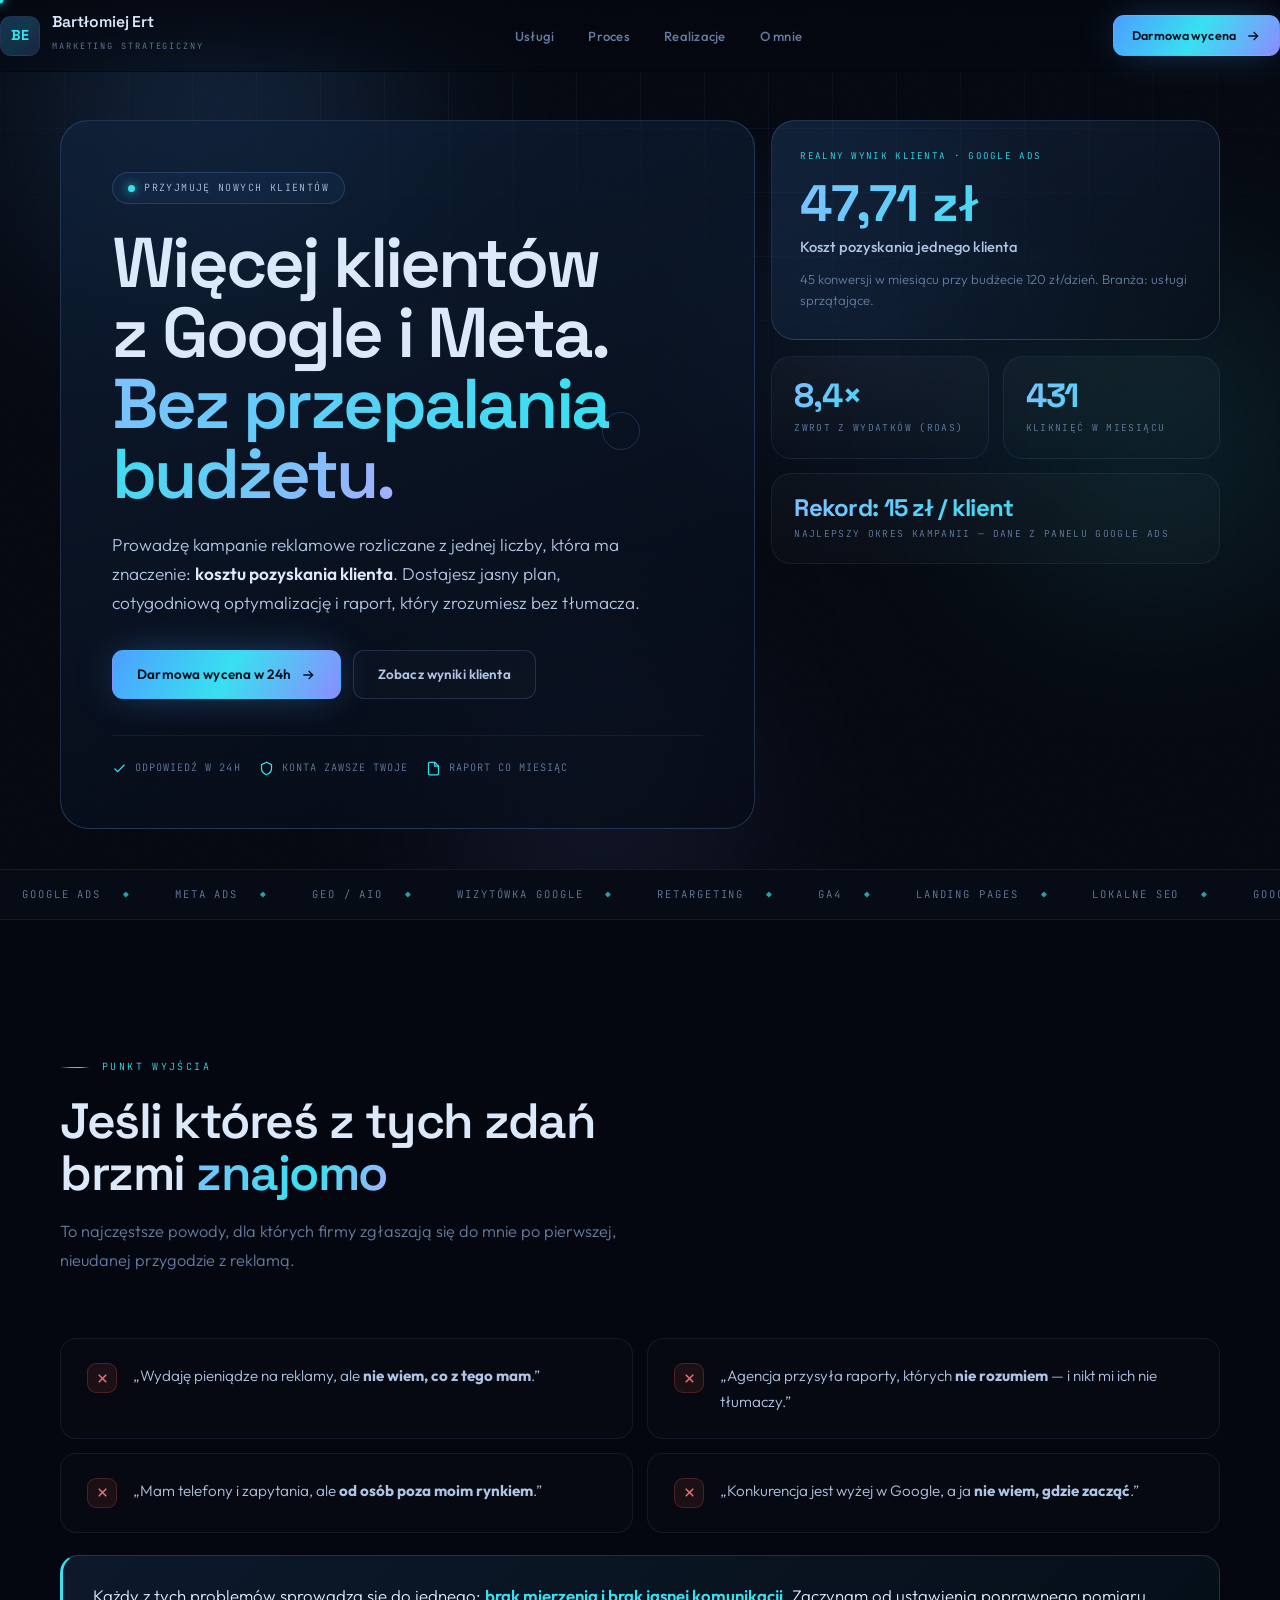
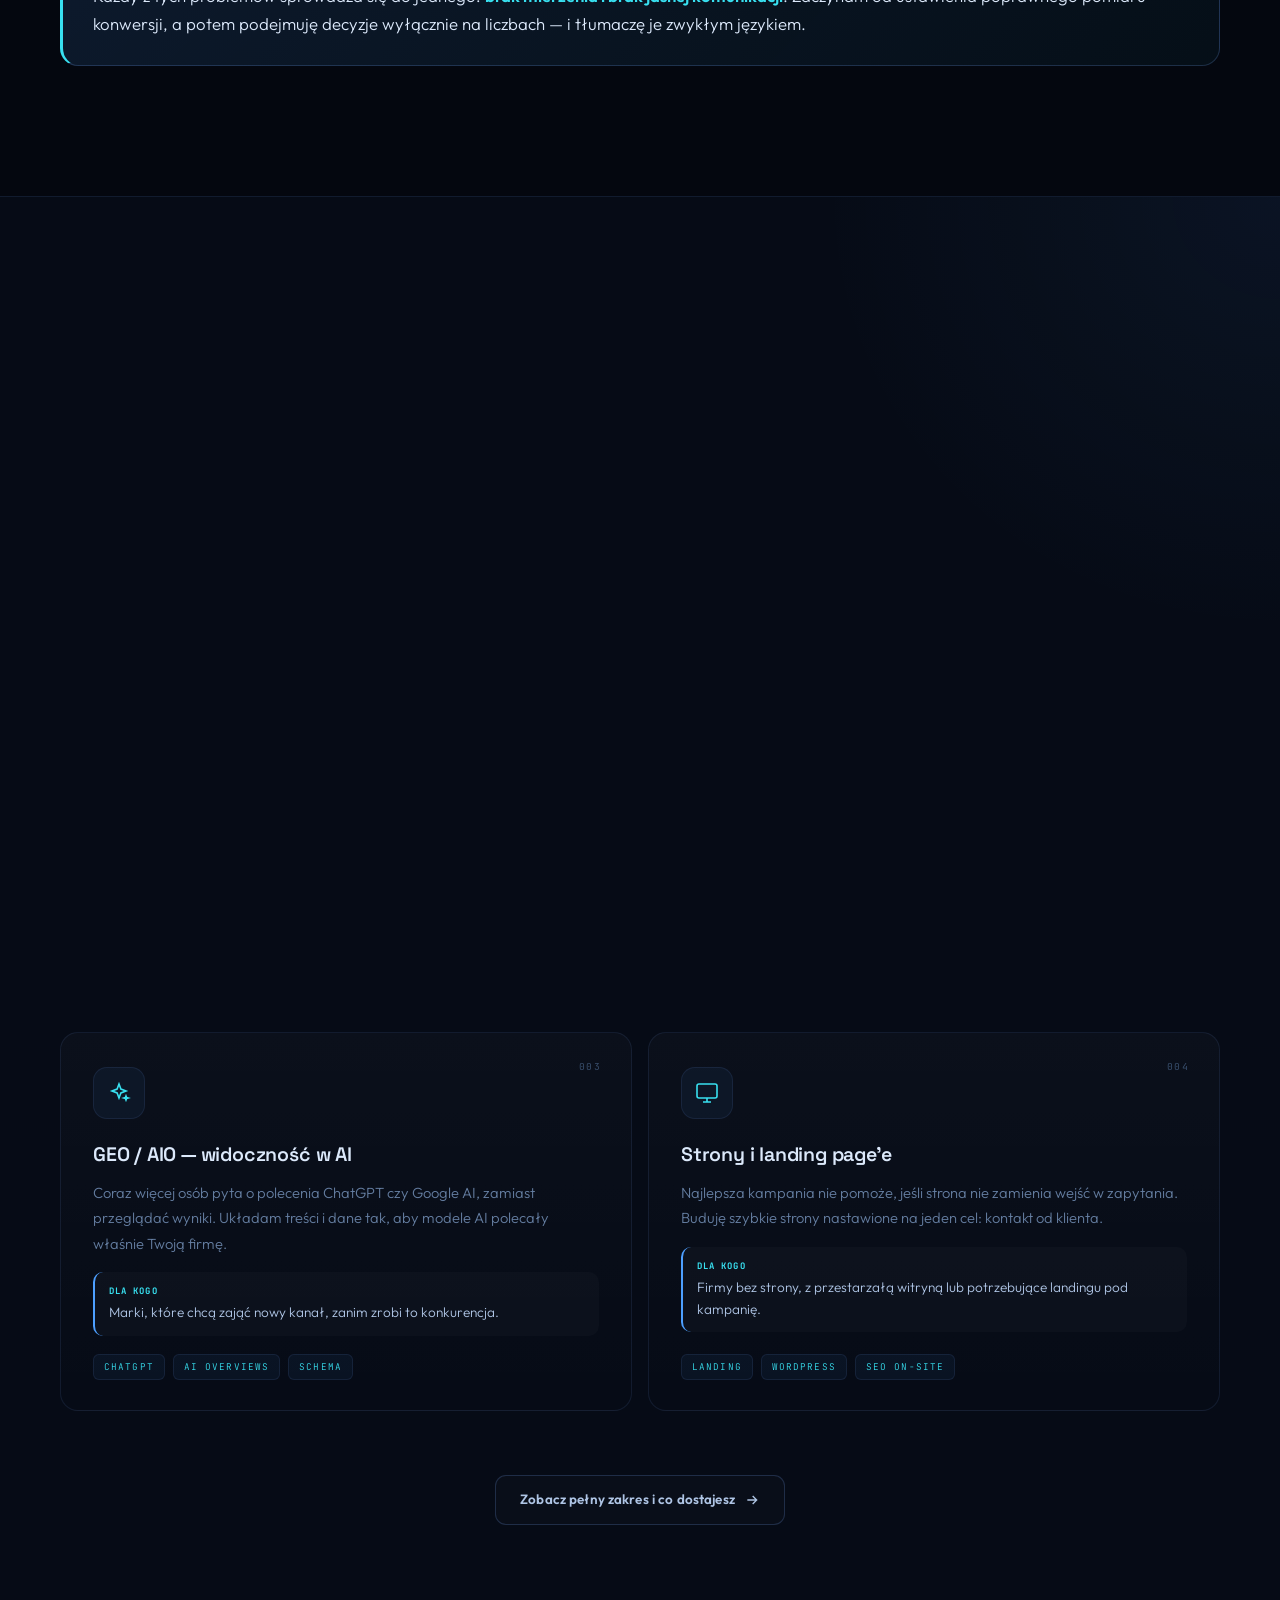
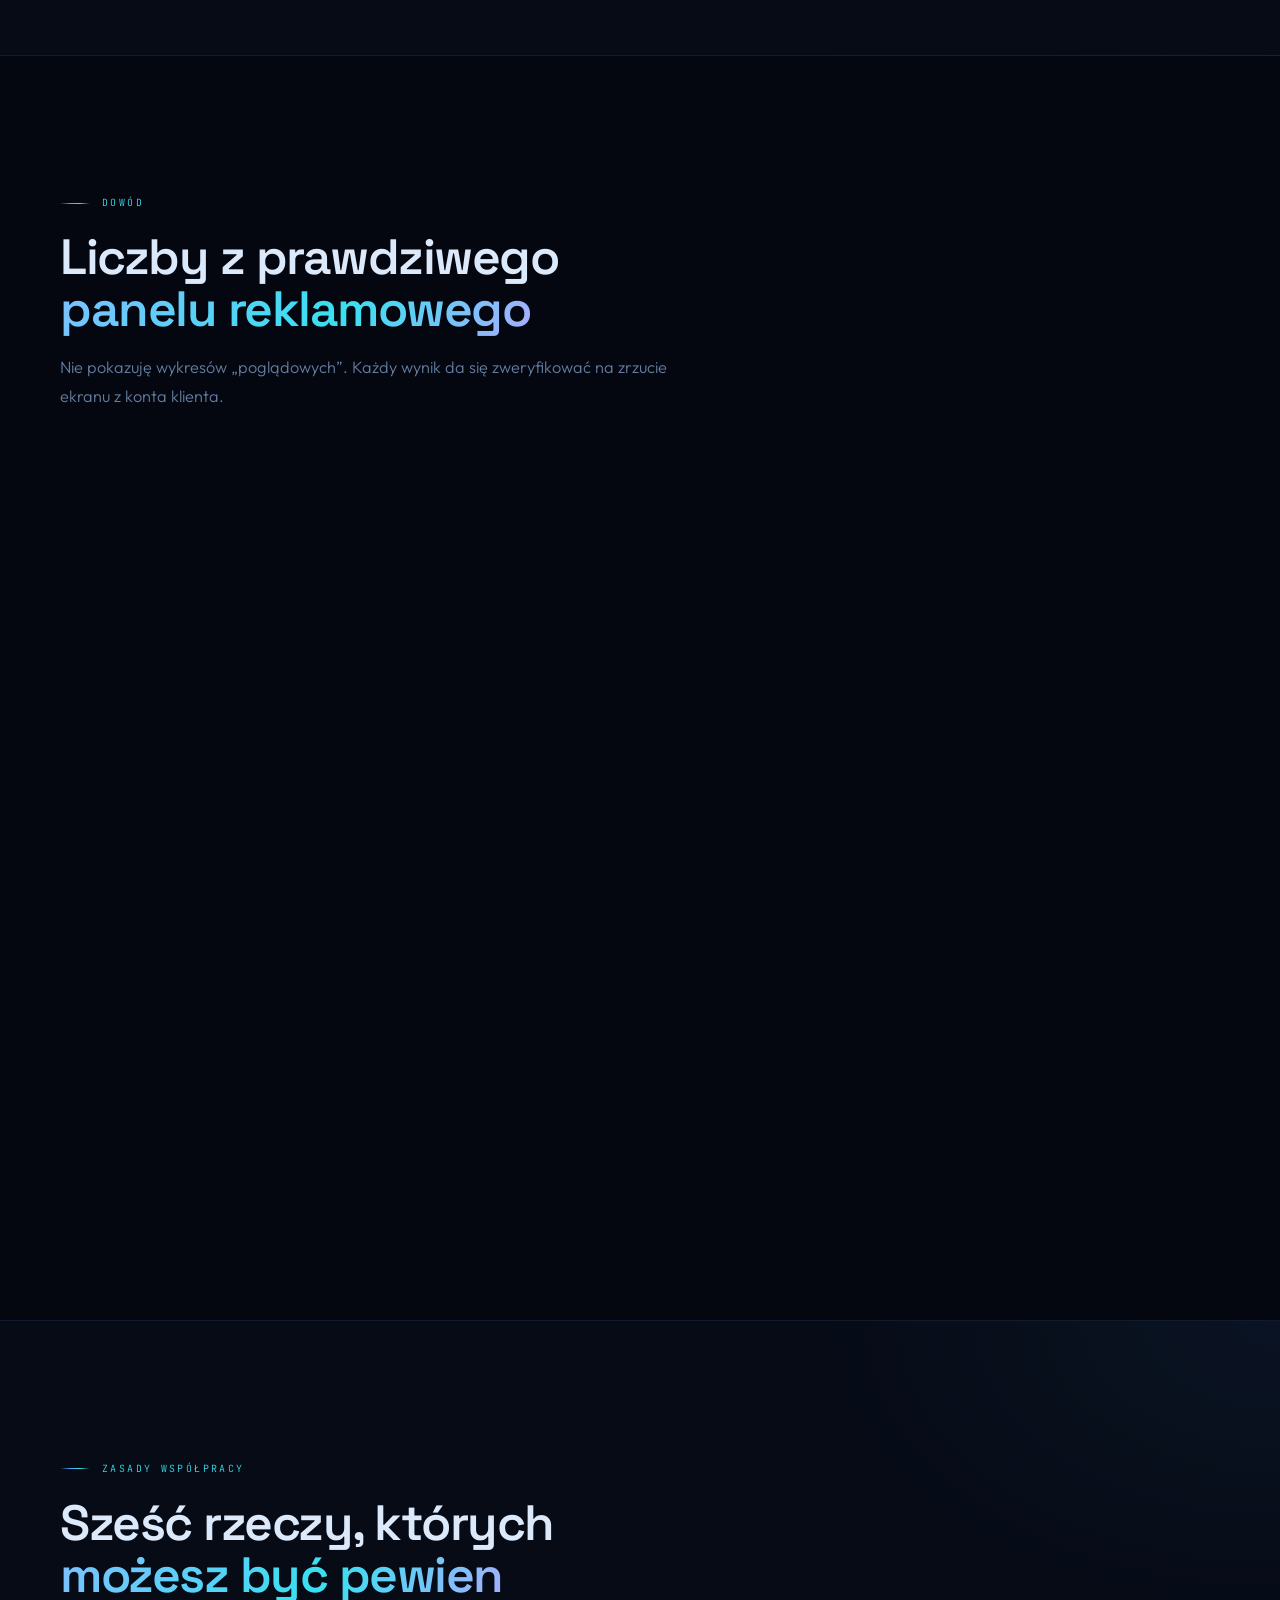
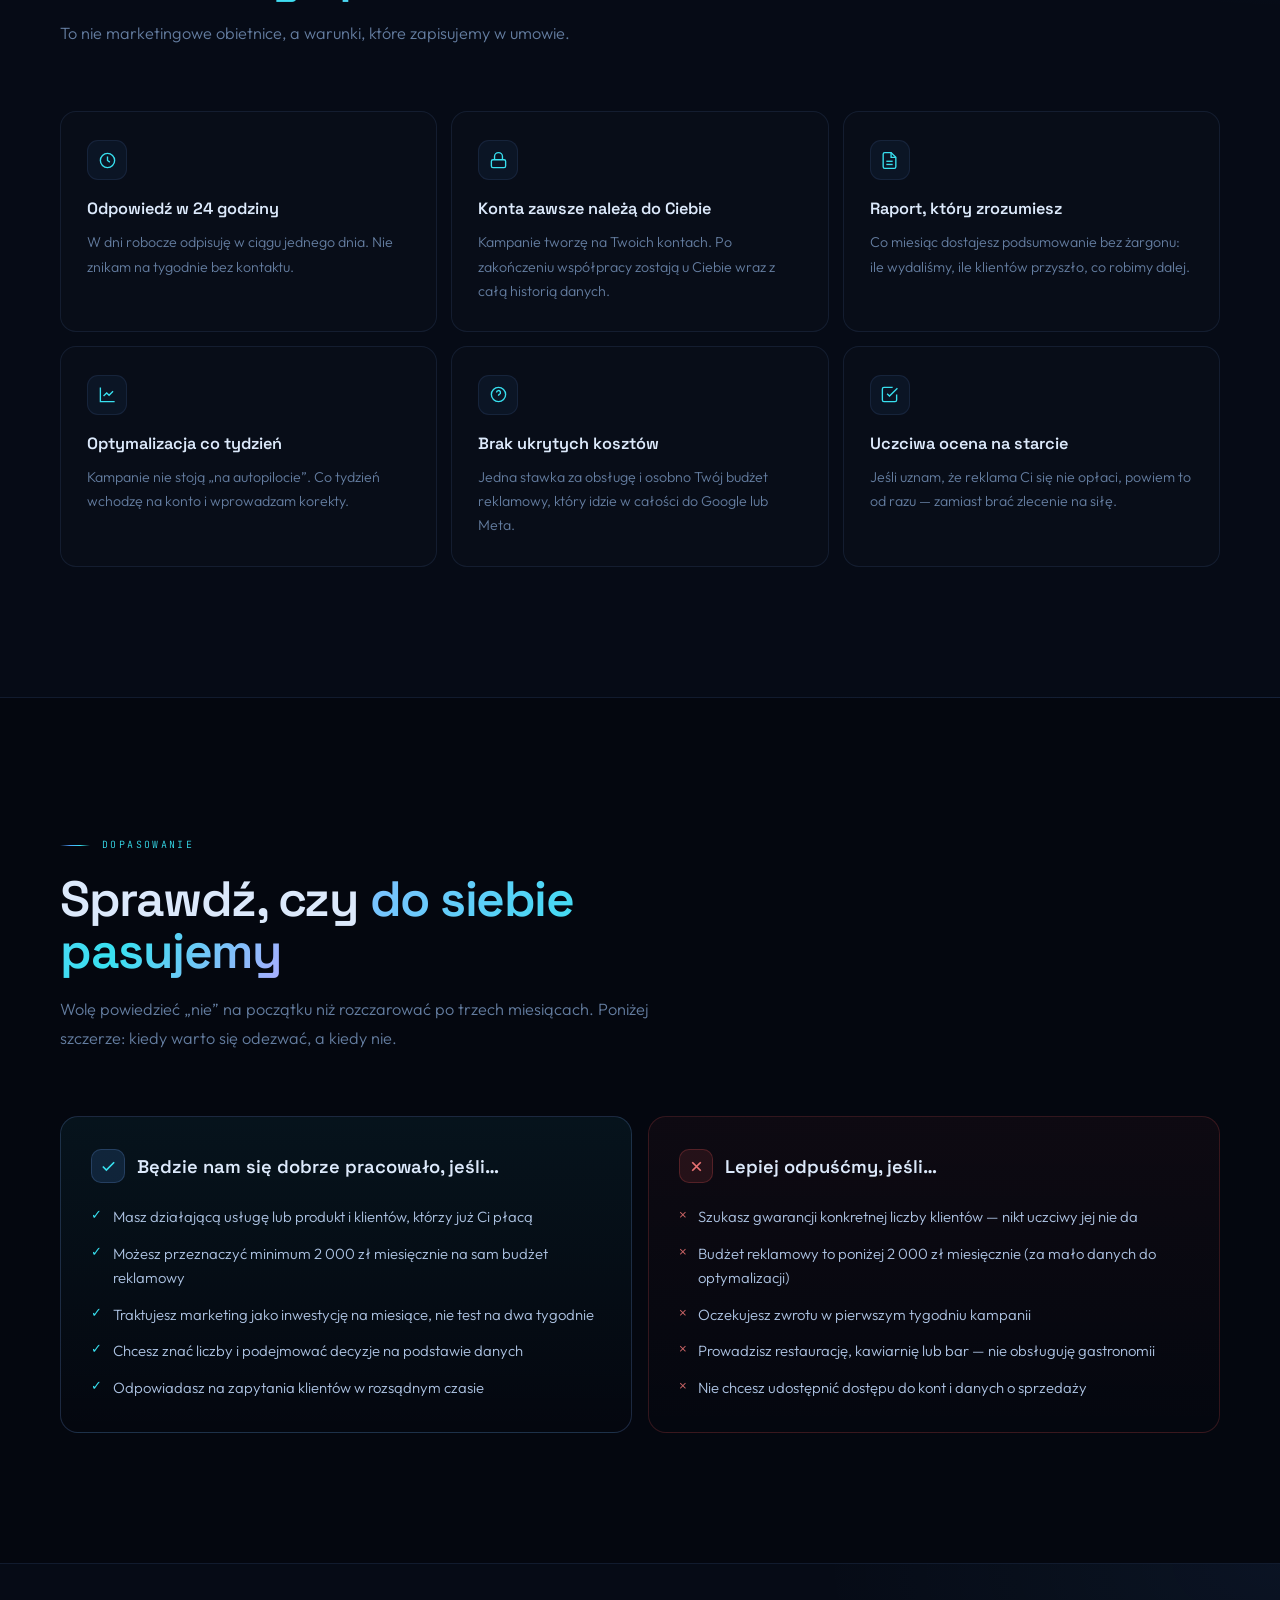
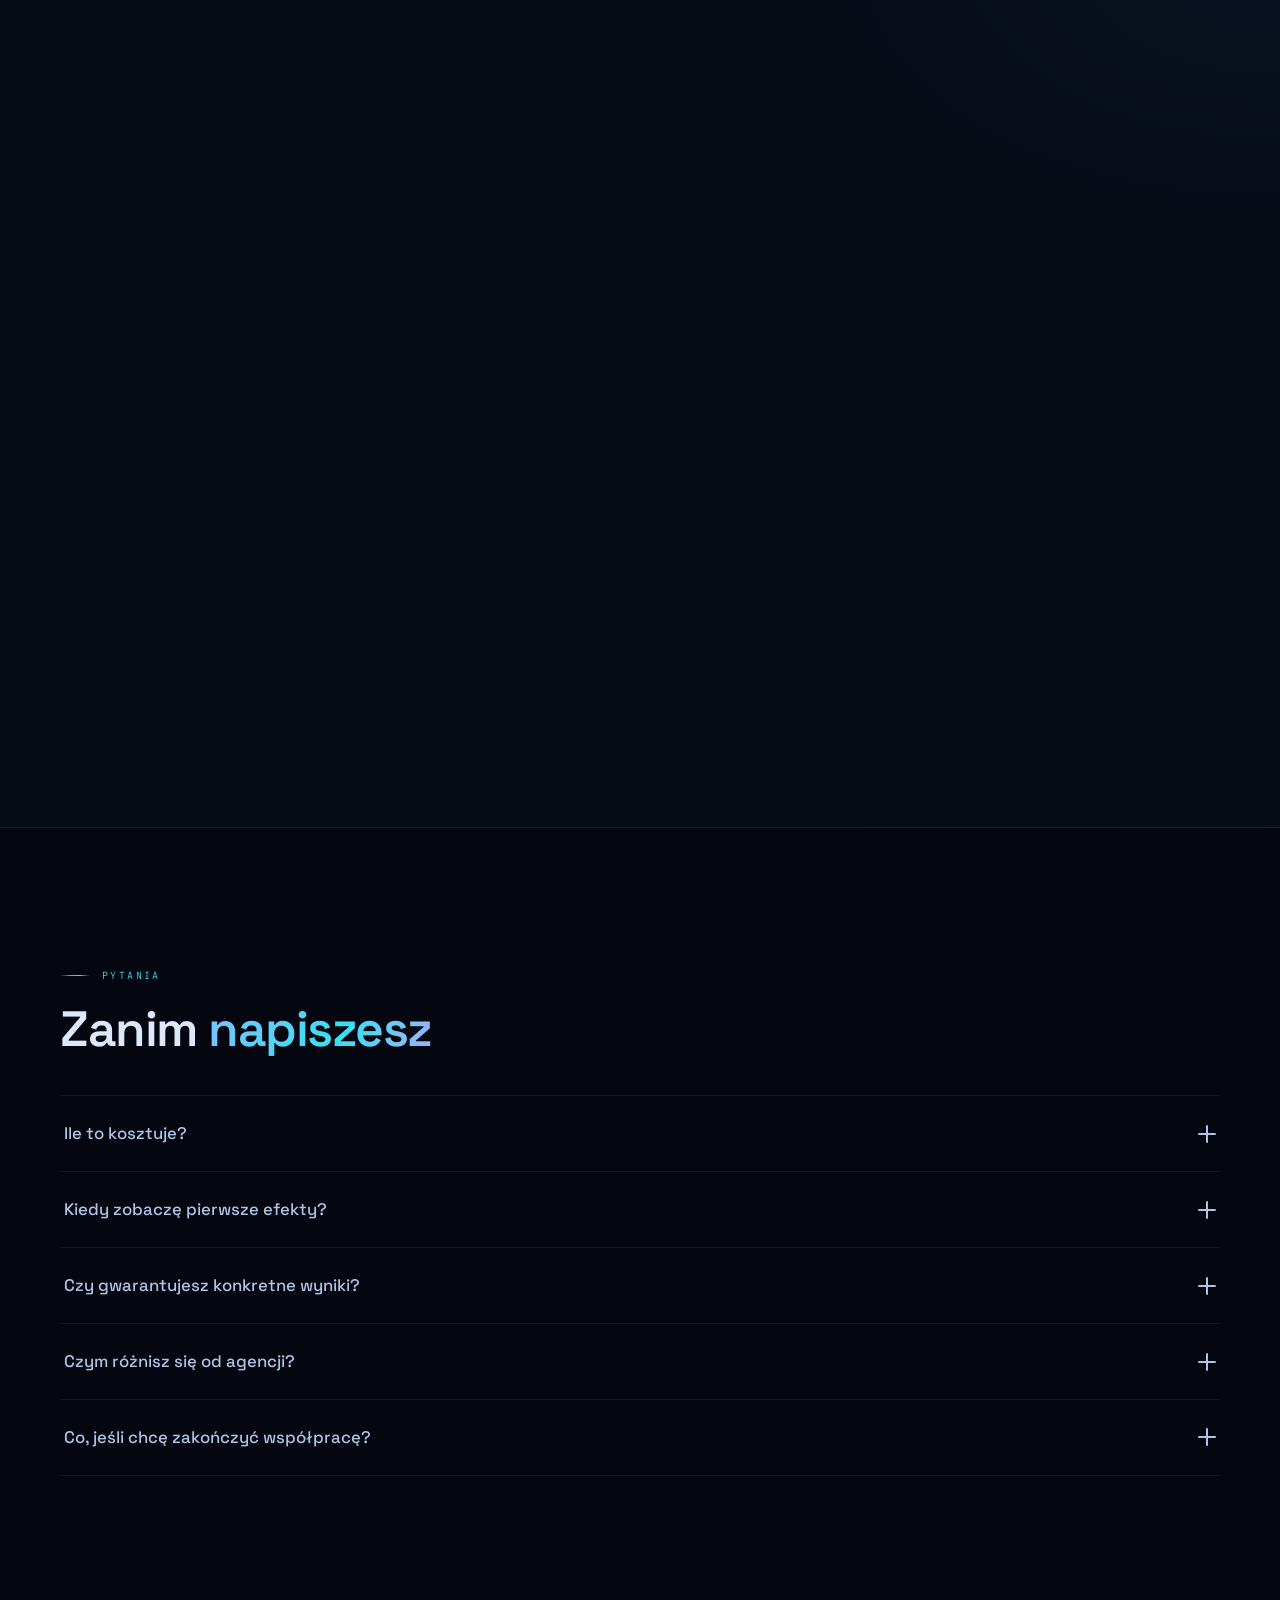
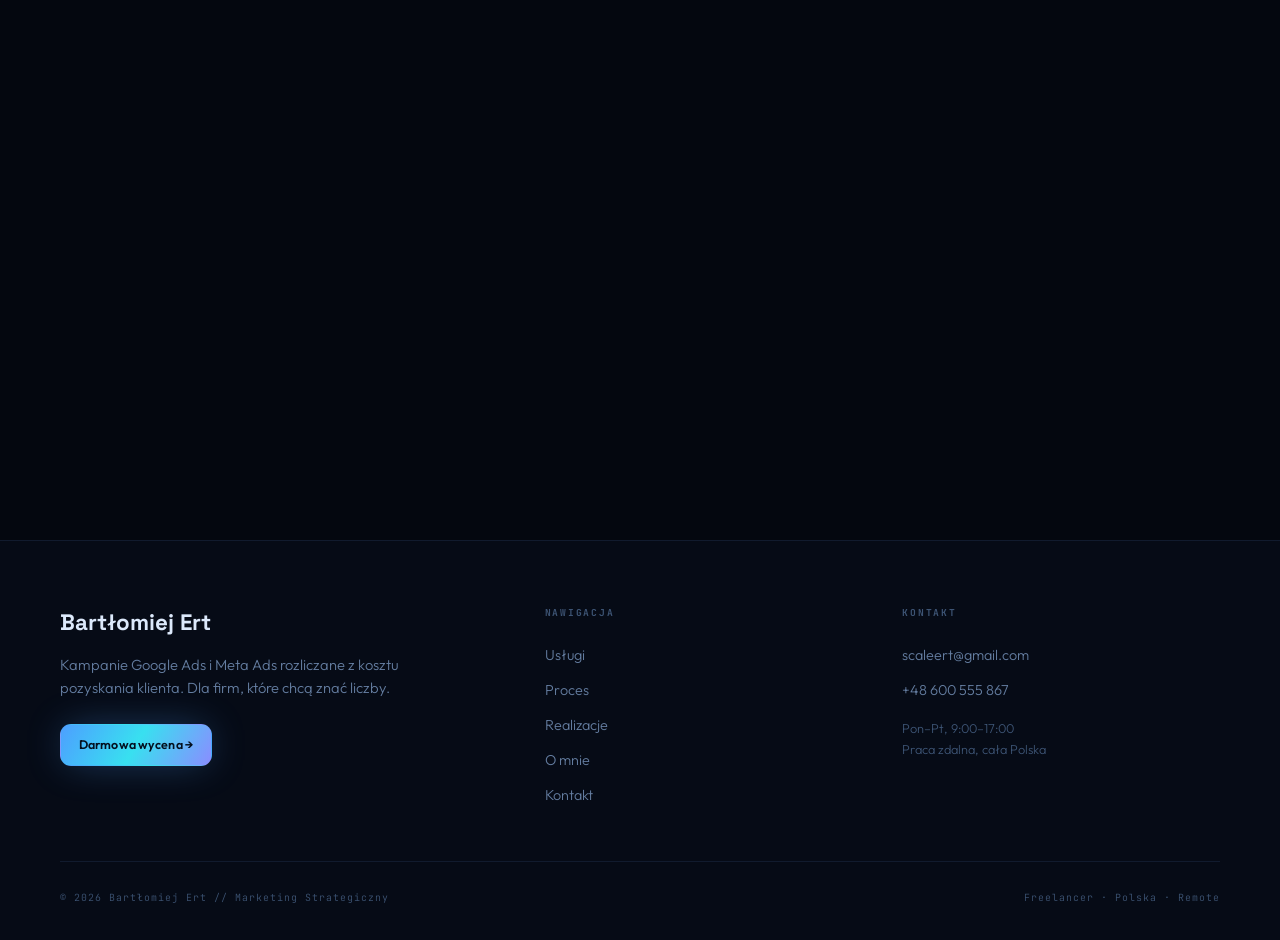
<file: index.html>
<!DOCTYPE html>
<html lang="pl">
<head>
<meta charset="UTF-8">
<meta name="viewport" content="width=device-width, initial-scale=1.0">
<title>Bartłomiej Ert — Więcej klientów z Google i Meta Ads</title>
<meta name="description" content="Prowadzę kampanie Google Ads i Meta Ads rozliczane z kosztu pozyskania klienta. Ostatni wynik: 45 konwersji miesięcznie po 47,71 zł. Darmowa wycena w 24h.">
<link rel="canonical" href="https://hustlerguy.github.io/claude-Portfolio23/">
<meta name="robots" content="index, follow">
<meta name="author" content="Bartłomiej Ert">

<!-- Open Graph -->
<meta property="og:type" content="website">
<meta property="og:locale" content="pl_PL">
<meta property="og:site_name" content="Bartłomiej Ert — Marketing Strategiczny">
<meta property="og:title" content="Bartłomiej Ert — Więcej klientów z Google i Meta Ads">
<meta property="og:description" content="Kampanie reklamowe rozliczane z kosztu pozyskania klienta. Ostatni wynik: 45 konwersji miesięcznie po 47,71 zł. Darmowa wycena w 24h.">
<meta property="og:url" content="https://hustlerguy.github.io/claude-Portfolio23/">
<meta name="twitter:card" content="summary_large_image">
<meta name="twitter:title" content="Bartłomiej Ert — Więcej klientów z Google i Meta Ads">
<meta name="twitter:description" content="Kampanie reklamowe rozliczane z kosztu pozyskania klienta. Darmowa wycena w 24h.">

<link rel="icon" href="favicon.svg" type="image/svg+xml">
<link rel="preconnect" href="https://fonts.googleapis.com">
<link rel="preconnect" href="https://fonts.gstatic.com" crossorigin>
<link href="https://fonts.googleapis.com/css2?family=Space+Grotesk:wght@400;500;600;700&family=Outfit:wght@300;400;500;600;700;800&family=JetBrains+Mono:wght@400;500&display=swap" rel="stylesheet">
<link rel="stylesheet" href="style.css">
<style>
  /* ── HERO ── */
  .hero { position: relative; padding: calc(var(--nav-h) + 48px) 0 40px; }
  .hero-spot { position: relative; }
  .hero-spot::before {
    content: ''; position: absolute; inset: 0; pointer-events: none; border-radius: 30px;
    background: radial-gradient(420px circle at var(--sx,70%) var(--sy,30%), var(--azure-10), transparent 60%);
    opacity: .9; transition: background .2s;
  }
  .hero-bento { display: grid; grid-template-columns: 1.55fr 1fr; gap: 16px; align-items: stretch; }
  .hero-main {
    position: relative; overflow: hidden; border-radius: 28px; padding: clamp(30px, 4vw, 52px);
    background: linear-gradient(160deg, rgba(16,35,60,0.7), rgba(6,11,22,0.6));
    border: 1px solid var(--line-2); display: flex; flex-direction: column; justify-content: space-between;
  }
  .hero-main::after { content: ''; position: absolute; inset: -1px; border-radius: inherit; padding: 1px; pointer-events: none;
    background: var(--grad-brand); opacity: .35;
    -webkit-mask: linear-gradient(#000 0 0) content-box, linear-gradient(#000 0 0); -webkit-mask-composite: xor; mask-composite: exclude; }
  .hero-h1 {
    font-family: var(--ff-disp); font-weight: 600; letter-spacing: -0.04em; line-height: 1.0;
    font-size: clamp(2.4rem, 5.6vw, 4.4rem); margin: 24px 0 20px; color: var(--text);
  }
  .hero-copy { font-size: 1.08rem; color: var(--text-soft); max-width: 50ch; line-height: 1.7; font-weight: 300; }
  .hero-copy b { color: var(--text); font-weight: 600; }
  .hero-cta { display: flex; gap: 12px; flex-wrap: wrap; margin-top: 32px; }
  .hero-trust { display: flex; align-items: center; gap: 18px; margin-top: 36px; padding-top: 24px; border-top: 1px solid var(--line); flex-wrap: wrap; }
  .hero-trust .chip { font-family: var(--mono); font-size: 0.64rem; letter-spacing: 0.1em; text-transform: uppercase; color: var(--muted); display: inline-flex; align-items: center; gap: 8px; }
  .hero-trust .chip svg { width: 15px; height: 15px; color: var(--cyan); flex-shrink: 0; }

  .hero-side { display: grid; grid-template-rows: auto 1fr; gap: 16px; }
  .hero-result {
    position: relative; overflow: hidden; border-radius: 24px; padding: 28px;
    background: linear-gradient(150deg, rgba(77,159,255,0.16), rgba(6,11,22,0.5)); border: 1px solid var(--line-2);
  }
  .hero-result .cap { font-family: var(--mono); font-size: 0.58rem; letter-spacing: 0.14em; text-transform: uppercase; color: var(--cyan); }
  .hero-result .big { font-family: var(--ff-disp); font-weight: 700; font-size: clamp(2.4rem,4.5vw,3.2rem); line-height: 1; margin: 14px 0 6px;
    background: var(--grad-text); -webkit-background-clip: text; background-clip: text; -webkit-text-fill-color: transparent; }
  .hero-result .desc { font-size: 0.92rem; color: var(--text-soft); font-weight: 500; }
  .hero-result .note { font-size: 0.82rem; color: var(--muted); margin-top: 10px; line-height: 1.6; }

  .hero-stats { display: grid; grid-template-columns: 1fr 1fr; gap: 14px; align-content: start; }
  .hstat { border-radius: 20px; padding: 22px; background: linear-gradient(180deg, rgba(255,255,255,0.03), rgba(255,255,255,0.006)); border: 1px solid var(--line); }
  .hstat .metric-val { font-size: clamp(1.6rem, 2.8vw, 2.1rem); }
  .hstat.feature { grid-column: span 2; background: rgba(255,255,255,0.02); }
  .hstat.feature .metric-lbl { margin-top: 6px; }

  /* ── SERVICES ── */
  .svc-grid { display: grid; grid-template-columns: repeat(2, 1fr); gap: 16px; }
  .svc { padding: 34px 32px 30px; position: relative; display: flex; flex-direction: column; }
  .svc-num { position: absolute; top: 26px; right: 30px; font-family: var(--mono); font-size: 0.6rem; letter-spacing: 0.14em; color: var(--muted-2); }
  .svc-ic { width: 52px; height: 52px; border-radius: 14px; display: grid; place-items: center; margin-bottom: 20px;
    background: var(--azure-06); border: 1px solid var(--line); transition: background .35s, border-color .35s, transform .35s var(--ease); }
  .svc-ic svg { width: 24px; height: 24px; color: var(--cyan); }
  .svc:hover .svc-ic { background: var(--azure-14); border-color: var(--line-2); transform: translateY(-3px); }
  .svc h3 { font-family: var(--ff-disp); font-weight: 600; font-size: 1.22rem; margin-bottom: 10px; letter-spacing: -0.01em; }
  .svc p { color: var(--muted); font-size: 0.92rem; line-height: 1.7; margin-bottom: 16px; }
  .svc .forwho { font-size: 0.85rem; color: var(--text-soft); padding: 12px 14px; border-radius: 10px;
    background: rgba(255,255,255,0.02); border-left: 2px solid var(--azure); margin-bottom: 18px; }
  .svc .forwho b { font-family: var(--mono); font-size: 0.56rem; letter-spacing: 0.12em; text-transform: uppercase; color: var(--cyan); display: block; margin-bottom: 4px; }
  .svc .tags { margin-top: auto; }

  /* ── PROCESS ── */
  .steps { display: grid; grid-template-columns: repeat(3, 1fr); gap: 16px; }
  .step { padding: 30px 28px; }
  .step .n { font-family: var(--ff-disp); font-weight: 700; font-size: 1.5rem;
    background: var(--grad-text); -webkit-background-clip: text; background-clip: text; -webkit-text-fill-color: transparent; }
  .step h4 { font-family: var(--ff-disp); font-weight: 600; font-size: 1.12rem; margin: 14px 0 8px; }
  .step p { color: var(--muted); font-size: 0.9rem; line-height: 1.7; }
  .step .when { font-family: var(--mono); font-size: 0.56rem; letter-spacing: 0.12em; text-transform: uppercase; color: var(--cyan); margin-top: 14px; }

  @media (max-width: 960px) {
    .hero-bento { grid-template-columns: 1fr; }
    .svc-grid, .steps { grid-template-columns: 1fr; }
  }
  @media (max-width: 560px) {
    .hero { padding: calc(var(--nav-h) + 26px) 0 20px; }
    .hero-main { padding: 24px 20px; border-radius: 22px; }
    .hero-h1 { font-size: clamp(2rem, 9.5vw, 2.8rem); margin: 16px 0 14px; }
    .hero-copy { font-size: 1rem; }
    .hero-trust { gap: 10px 16px; margin-top: 24px; padding-top: 20px; }
    .hero-stats { grid-template-columns: 1fr 1fr; }
    .svc { padding: 26px 22px 24px; }
  }
</style>
</head>
<body>

<a class="skip-link" href="#main">Przejdź do treści</a>

<!-- NAV -->
<header class="nav">
  <div class="wrap nav-inner">
    <a class="brand" href="./">
      <div class="brand-mark"><span>BE</span></div>
      <div class="brand-text"><b>Bartłomiej Ert</b><small>Marketing Strategiczny</small></div>
    </a>
    <nav aria-label="Nawigacja główna">
      <ul class="nav-links">
        <li><a href="uslugi/">Usługi</a></li>
        <li><a href="proces/">Proces</a></li>
        <li><a href="realizacje/">Realizacje</a></li>
        <li><a href="o-mnie/">O mnie</a></li>
      </ul>
    </nav>
    <div class="nav-actions">
      <a class="btn btn-primary btn-sm" href="kontakt/" data-magnetic>Darmowa wycena
        <svg viewBox="0 0 24 24" fill="none" stroke="currentColor" stroke-width="2" aria-hidden="true"><path d="M5 12h14M13 6l6 6-6 6"/></svg>
      </a>
      <button class="nav-burger" aria-label="Otwórz menu" aria-expanded="false" aria-controls="mobileMenu"><span></span><span></span><span></span></button>
    </div>
  </div>
</header>
<div class="mobile-menu" id="mobileMenu">
  <a href="uslugi/">Usługi</a>
  <a href="proces/">Proces</a>
  <a href="realizacje/">Realizacje</a>
  <a href="o-mnie/">O mnie</a>
  <a class="btn btn-primary btn-block" href="kontakt/">Darmowa wycena →</a>
</div>

<main id="main">
  <!-- HERO -->
  <section class="hero">
    <div class="wrap hero-spot" data-spotlight>
      <div class="hero-bento">
        <div class="hero-main reveal">
          <div>
            <span class="pill"><span class="dot"></span>Przyjmuję nowych klientów</span>
            <h1 class="hero-h1">Więcej klientów<br>z Google i Meta.<br><span class="grad">Bez przepalania budżetu.</span></h1>
            <p class="hero-copy">Prowadzę kampanie reklamowe rozliczane z jednej liczby, która ma znaczenie: <b>kosztu pozyskania klienta</b>. Dostajesz jasny plan, cotygodniową optymalizację i raport, który zrozumiesz bez tłumacza.</p>
            <div class="hero-cta">
              <a class="btn btn-primary" href="kontakt/" data-magnetic>Darmowa wycena w 24h
                <svg viewBox="0 0 24 24" fill="none" stroke="currentColor" stroke-width="2" aria-hidden="true"><path d="M5 12h14M13 6l6 6-6 6"/></svg>
              </a>
              <a class="btn btn-ghost" href="realizacje/">Zobacz wyniki klienta</a>
            </div>
          </div>
          <div class="hero-trust">
            <span class="chip"><svg viewBox="0 0 24 24" fill="none" stroke="currentColor" stroke-width="2" aria-hidden="true"><path d="M20 6 9 17l-5-5"/></svg>Odpowiedź w 24h</span>
            <span class="chip"><svg viewBox="0 0 24 24" fill="none" stroke="currentColor" stroke-width="2" aria-hidden="true"><path d="M12 2 4 6v6c0 5 3.5 8 8 10 4.5-2 8-5 8-10V6l-8-4Z"/></svg>Konta zawsze Twoje</span>
            <span class="chip"><svg viewBox="0 0 24 24" fill="none" stroke="currentColor" stroke-width="2" aria-hidden="true"><path d="M14 2H6a2 2 0 0 0-2 2v16a2 2 0 0 0 2 2h12a2 2 0 0 0 2-2V8Z"/><polyline points="14 2 14 8 20 8"/></svg>Raport co miesiąc</span>
          </div>
        </div>

        <aside class="hero-side">
          <div class="hero-result reveal d2">
            <div class="cap">Realny wynik klienta · Google Ads</div>
            <div class="big" data-count="47.71" data-suffix=" zł">0 zł</div>
            <div class="desc">Koszt pozyskania jednego klienta</div>
            <p class="note">45 konwersji w miesiącu przy budżecie 120 zł/dzień. Branża: usługi sprzątające.</p>
          </div>
          <div class="hero-stats reveal d3">
            <div class="hstat">
              <div class="metric-val" data-count="8.4" data-suffix="×">0×</div>
              <div class="metric-lbl">Zwrot z wydatków (ROAS)</div>
            </div>
            <div class="hstat">
              <div class="metric-val" data-count="431" data-suffix="">0</div>
              <div class="metric-lbl">Kliknięć w miesiącu</div>
            </div>
            <div class="hstat feature">
              <div class="metric-val" style="font-size:1.5rem">Rekord: 15 zł / klient</div>
              <div class="metric-lbl">Najlepszy okres kampanii — dane z panelu Google Ads</div>
            </div>
          </div>
        </aside>
      </div>
    </div>
  </section>

  <!-- TICKER -->
  <div class="ticker" aria-hidden="true">
    <div class="ticker-track">
      <span class="ticker-item">Google Ads</span><span class="ticker-item">Meta Ads</span><span class="ticker-item">GEO / AIO</span><span class="ticker-item">Wizytówka Google</span><span class="ticker-item">Retargeting</span><span class="ticker-item">GA4</span><span class="ticker-item">Landing Pages</span><span class="ticker-item">Lokalne SEO</span>
      <span class="ticker-item">Google Ads</span><span class="ticker-item">Meta Ads</span><span class="ticker-item">GEO / AIO</span><span class="ticker-item">Wizytówka Google</span><span class="ticker-item">Retargeting</span><span class="ticker-item">GA4</span><span class="ticker-item">Landing Pages</span><span class="ticker-item">Lokalne SEO</span>
    </div>
  </div>

  <!-- PROBLEM -->
  <section class="section">
    <div class="wrap">
      <div class="reveal" style="max-width:660px">
        <div class="kicker"><span>Punkt wyjścia</span></div>
        <h2 class="h-sec">Jeśli któreś z tych zdań brzmi <span class="grad">znajomo</span></h2>
        <p class="sub-sec">To najczęstsze powody, dla których firmy zgłaszają się do mnie po pierwszej, nieudanej przygodzie z reklamą.</p>
      </div>
      <div class="pain-grid mt-l">
        <div class="pain reveal d1"><div class="x"><svg viewBox="0 0 24 24" fill="none" stroke="currentColor" stroke-width="2.4" aria-hidden="true"><path d="M18 6 6 18M6 6l12 12"/></svg></div><p>„Wydaję pieniądze na reklamy, ale <strong>nie wiem, co z tego mam</strong>.”</p></div>
        <div class="pain reveal d2"><div class="x"><svg viewBox="0 0 24 24" fill="none" stroke="currentColor" stroke-width="2.4" aria-hidden="true"><path d="M18 6 6 18M6 6l12 12"/></svg></div><p>„Agencja przysyła raporty, których <strong>nie rozumiem</strong> — i nikt mi ich nie tłumaczy.”</p></div>
        <div class="pain reveal d1"><div class="x"><svg viewBox="0 0 24 24" fill="none" stroke="currentColor" stroke-width="2.4" aria-hidden="true"><path d="M18 6 6 18M6 6l12 12"/></svg></div><p>„Mam telefony i zapytania, ale <strong>od osób poza moim rynkiem</strong>.”</p></div>
        <div class="pain reveal d2"><div class="x"><svg viewBox="0 0 24 24" fill="none" stroke="currentColor" stroke-width="2.4" aria-hidden="true"><path d="M18 6 6 18M6 6l12 12"/></svg></div><p>„Konkurencja jest wyżej w Google, a ja <strong>nie wiem, gdzie zacząć</strong>.”</p></div>
      </div>
      <div class="pain-answer reveal">
        <p>Każdy z tych problemów sprowadza się do jednego: <b>brak mierzenia i brak jasnej komunikacji</b>. Zaczynam od ustawienia poprawnego pomiaru konwersji, a potem podejmuję decyzje wyłącznie na liczbach — i tłumaczę je zwykłym językiem.</p>
      </div>
    </div>
  </section>

  <!-- SERVICES -->
  <section class="section section-alt">
    <div class="wrap">
      <div class="reveal" style="max-width:660px">
        <div class="kicker"><span>Usługi</span></div>
        <h2 class="h-sec">Cztery sposoby, żeby <span class="grad">klienci Cię znaleźli</span></h2>
        <p class="sub-sec">Nie robię wszystkiego. Skupiam się na kanałach, w których potrafię pokazać konkretny zwrot z wydanych pieniędzy.</p>
      </div>

      <div class="svc-grid mt-l">
        <article class="card svc reveal d1" data-tilt="4">
          <span class="svc-num">001</span>
          <div class="svc-ic"><svg viewBox="0 0 24 24" fill="none" stroke="currentColor" stroke-width="1.6" aria-hidden="true"><circle cx="12" cy="12" r="9"/><circle cx="12" cy="12" r="5"/><circle cx="12" cy="12" r="1.5"/></svg></div>
          <h3>Płatne kampanie: Google + Meta</h3>
          <p>Docieram do ludzi, którzy szukają Twojej usługi teraz (Google) oraz do tych, którzy jeszcze o Tobie nie wiedzą (Meta). Rozliczenie z kosztu pozyskania klienta.</p>
          <div class="forwho"><b>Dla kogo</b>Firmy usługowe, e-commerce i B2B, które chcą przewidywalnego strumienia zapytań.</div>
          <div class="tags"><span class="tag">Google Ads</span><span class="tag">Meta Ads</span><span class="tag">Retargeting</span></div>
        </article>

        <article class="card svc reveal d2" data-tilt="4">
          <span class="svc-num">002</span>
          <div class="svc-ic"><svg viewBox="0 0 24 24" fill="none" stroke="currentColor" stroke-width="1.6" aria-hidden="true"><path d="M21 10c0 7-9 13-9 13s-9-6-9-13a9 9 0 0 1 18 0z"/><circle cx="12" cy="10" r="3"/></svg></div>
          <h3>Wizytówka Google (Mapy)</h3>
          <p>Wyprowadzam profil firmy na czołowe pozycje w Mapach i lokalnych wynikach. Zwykle najtańsze źródło klientów z okolicy — działa też bez budżetu reklamowego.</p>
          <div class="forwho"><b>Dla kogo</b>Firmy lokalne i usługowe obsługujące klientów z konkretnego miasta lub regionu.</div>
          <div class="tags"><span class="tag">Google Maps</span><span class="tag">Lokalne SEO</span><span class="tag">Opinie</span></div>
        </article>

        <article class="card svc reveal d1" data-tilt="4">
          <span class="svc-num">003</span>
          <div class="svc-ic"><svg viewBox="0 0 24 24" fill="none" stroke="currentColor" stroke-width="1.6" aria-hidden="true"><path d="M12 3l1.9 5.1L19 10l-5.1 1.9L12 17l-1.9-5.1L5 10l5.1-1.9L12 3z"/><path d="M19 15l.6 1.6L21 17l-1.4.4L19 19l-.6-1.6L17 17l1.4-.4L19 15z"/></svg></div>
          <h3>GEO / AIO — widoczność w AI</h3>
          <p>Coraz więcej osób pyta o polecenia ChatGPT czy Google AI, zamiast przeglądać wyniki. Układam treści i dane tak, aby modele AI polecały właśnie Twoją firmę.</p>
          <div class="forwho"><b>Dla kogo</b>Marki, które chcą zająć nowy kanał, zanim zrobi to konkurencja.</div>
          <div class="tags"><span class="tag">ChatGPT</span><span class="tag">AI Overviews</span><span class="tag">Schema</span></div>
        </article>

        <article class="card svc reveal d2" data-tilt="4">
          <span class="svc-num">004</span>
          <div class="svc-ic"><svg viewBox="0 0 24 24" fill="none" stroke="currentColor" stroke-width="1.6" aria-hidden="true"><rect x="2" y="3" width="20" height="14" rx="2"/><path d="M8 21h8M12 17v4"/></svg></div>
          <h3>Strony i landing page'e</h3>
          <p>Najlepsza kampania nie pomoże, jeśli strona nie zamienia wejść w zapytania. Buduję szybkie strony nastawione na jeden cel: kontakt od klienta.</p>
          <div class="forwho"><b>Dla kogo</b>Firmy bez strony, z przestarzałą witryną lub potrzebujące landingu pod kampanię.</div>
          <div class="tags"><span class="tag">Landing</span><span class="tag">WordPress</span><span class="tag">SEO on-site</span></div>
        </article>
      </div>

      <div class="center mt-l reveal">
        <a class="btn btn-ghost" href="uslugi/">Zobacz pełny zakres i co dostajesz
          <svg viewBox="0 0 24 24" fill="none" stroke="currentColor" stroke-width="2" aria-hidden="true"><path d="M5 12h14M13 6l6 6-6 6"/></svg>
        </a>
      </div>
    </div>
  </section>

  <!-- CASE HIGHLIGHT -->
  <section class="section">
    <div class="wrap">
      <div class="reveal" style="max-width:660px">
        <div class="kicker"><span>Dowód</span></div>
        <h2 class="h-sec">Liczby z prawdziwego <span class="grad">panelu reklamowego</span></h2>
        <p class="sub-sec">Nie pokazuję wykresów „poglądowych”. Każdy wynik da się zweryfikować na zrzucie ekranu z konta klienta.</p>
      </div>
      <div class="case-hl mt-l reveal">
        <div>
          <span class="pill"><span class="dot"></span>Kampania aktywna</span>
          <h3 style="margin-top:18px">Firma sprzątająca:<br><span class="grad">45 klientów miesięcznie</span></h3>
          <p class="lead">Wyzwanie: konkurencyjny rynek lokalny i <b>ograniczony budżet 120 zł dziennie</b>. Zamiast szerokiego zasięgu postawiłem na wąskie słowa kluczowe o wysokiej intencji zakupowej i konsekwentną optymalizację stawek. Efekt: stabilny strumień zapytań przy koszcie, który mieści się w marży klienta.</p>
          <div class="hl-metrics">
            <div class="hl-m"><div class="v">47,71 zł</div><div class="l">Koszt / klienta</div></div>
            <div class="hl-m"><div class="v">45</div><div class="l">Konwersje / mies.</div></div>
            <div class="hl-m"><div class="v">8,4×</div><div class="l">ROAS w miesiącu</div></div>
            <div class="hl-m"><div class="v">15 zł</div><div class="l">Rekordowy koszt</div></div>
          </div>
          <div class="mt-m"><a class="btn btn-primary" href="realizacje/" data-magnetic>Zobacz zrzuty ekranu →</a></div>
        </div>
        <div>
          <div class="deliver-box">
            <div class="t">Co zrobiłem krok po kroku</div>
            <ul class="deliver">
              <li><svg viewBox="0 0 24 24" fill="none" stroke="currentColor" stroke-width="2" aria-hidden="true"><path d="M20 6 9 17l-5-5"/></svg>Poprawne mierzenie konwersji (wcześniej brak wiarygodnych danych)</li>
              <li><svg viewBox="0 0 24 24" fill="none" stroke="currentColor" stroke-width="2" aria-hidden="true"><path d="M20 6 9 17l-5-5"/></svg>Zawężenie słów kluczowych do zapytań z realną intencją zakupu</li>
              <li><svg viewBox="0 0 24 24" fill="none" stroke="currentColor" stroke-width="2" aria-hidden="true"><path d="M20 6 9 17l-5-5"/></svg>Wykluczenia fraz, które generowały kliknięcia bez zapytań</li>
              <li><svg viewBox="0 0 24 24" fill="none" stroke="currentColor" stroke-width="2" aria-hidden="true"><path d="M20 6 9 17l-5-5"/></svg>Nowe teksty reklam nastawione na kontakt, nie na „wizerunek”</li>
              <li><svg viewBox="0 0 24 24" fill="none" stroke="currentColor" stroke-width="2" aria-hidden="true"><path d="M20 6 9 17l-5-5"/></svg>Cotygodniowa korekta stawek i budżetu pod najlepsze godziny</li>
            </ul>
          </div>
        </div>
      </div>
    </div>
  </section>

  <!-- COMMITMENTS -->
  <section class="section section-alt">
    <div class="wrap">
      <div class="reveal" style="max-width:660px">
        <div class="kicker"><span>Zasady współpracy</span></div>
        <h2 class="h-sec">Sześć rzeczy, których <span class="grad">możesz być pewien</span></h2>
        <p class="sub-sec">To nie marketingowe obietnice, a warunki, które zapisujemy w umowie.</p>
      </div>
      <div class="commit-grid mt-l">
        <div class="commit reveal d1">
          <div class="ic"><svg viewBox="0 0 24 24" fill="none" stroke="currentColor" stroke-width="1.7" aria-hidden="true"><circle cx="12" cy="12" r="9"/><path d="M12 7v5l3 2"/></svg></div>
          <h4>Odpowiedź w 24 godziny</h4>
          <p>W dni robocze odpisuję w ciągu jednego dnia. Nie znikam na tygodnie bez kontaktu.</p>
        </div>
        <div class="commit reveal d2">
          <div class="ic"><svg viewBox="0 0 24 24" fill="none" stroke="currentColor" stroke-width="1.7" aria-hidden="true"><rect x="3" y="11" width="18" height="10" rx="2"/><path d="M7 11V7a5 5 0 0 1 10 0v4"/></svg></div>
          <h4>Konta zawsze należą do Ciebie</h4>
          <p>Kampanie tworzę na Twoich kontach. Po zakończeniu współpracy zostają u Ciebie wraz z całą historią danych.</p>
        </div>
        <div class="commit reveal d3">
          <div class="ic"><svg viewBox="0 0 24 24" fill="none" stroke="currentColor" stroke-width="1.7" aria-hidden="true"><path d="M14 2H6a2 2 0 0 0-2 2v16a2 2 0 0 0 2 2h12a2 2 0 0 0 2-2V8Z"/><polyline points="14 2 14 8 20 8"/><line x1="16" y1="13" x2="8" y2="13"/><line x1="16" y1="17" x2="8" y2="17"/></svg></div>
          <h4>Raport, który zrozumiesz</h4>
          <p>Co miesiąc dostajesz podsumowanie bez żargonu: ile wydaliśmy, ile klientów przyszło, co robimy dalej.</p>
        </div>
        <div class="commit reveal d1">
          <div class="ic"><svg viewBox="0 0 24 24" fill="none" stroke="currentColor" stroke-width="1.7" aria-hidden="true"><path d="M3 3v18h18"/><path d="m7 14 4-4 3 3 5-5"/></svg></div>
          <h4>Optymalizacja co tydzień</h4>
          <p>Kampanie nie stoją „na autopilocie”. Co tydzień wchodzę na konto i wprowadzam korekty.</p>
        </div>
        <div class="commit reveal d2">
          <div class="ic"><svg viewBox="0 0 24 24" fill="none" stroke="currentColor" stroke-width="1.7" aria-hidden="true"><circle cx="12" cy="12" r="9"/><path d="M9.5 9.5a2.5 2.5 0 1 1 3.5 2.3c-.8.4-1 .9-1 1.7"/><line x1="12" y1="17" x2="12.01" y2="17"/></svg></div>
          <h4>Brak ukrytych kosztów</h4>
          <p>Jedna stawka za obsługę i osobno Twój budżet reklamowy, który idzie w całości do Google lub Meta.</p>
        </div>
        <div class="commit reveal d3">
          <div class="ic"><svg viewBox="0 0 24 24" fill="none" stroke="currentColor" stroke-width="1.7" aria-hidden="true"><path d="M9 11l3 3L22 4"/><path d="M21 12v7a2 2 0 0 1-2 2H5a2 2 0 0 1-2-2V5a2 2 0 0 1 2-2h11"/></svg></div>
          <h4>Uczciwa ocena na starcie</h4>
          <p>Jeśli uznam, że reklama Ci się nie opłaci, powiem to od razu — zamiast brać zlecenie na siłę.</p>
        </div>
      </div>
    </div>
  </section>

  <!-- QUALIFICATION -->
  <section class="section">
    <div class="wrap">
      <div class="reveal" style="max-width:660px">
        <div class="kicker"><span>Dopasowanie</span></div>
        <h2 class="h-sec">Sprawdź, czy <span class="grad">do siebie pasujemy</span></h2>
        <p class="sub-sec">Wolę powiedzieć „nie” na początku niż rozczarować po trzech miesiącach. Poniżej szczerze: kiedy warto się odezwać, a kiedy nie.</p>
      </div>
      <div class="fit-grid mt-l">
        <div class="fit yes reveal d1">
          <div class="head">
            <div class="b"><svg viewBox="0 0 24 24" fill="none" stroke="currentColor" stroke-width="2.4" aria-hidden="true"><path d="M20 6 9 17l-5-5"/></svg></div>
            <h3>Będzie nam się dobrze pracowało, jeśli…</h3>
          </div>
          <ul>
            <li>Masz działającą usługę lub produkt i klientów, którzy już Ci płacą</li>
            <li>Możesz przeznaczyć minimum 2 000 zł miesięcznie na sam budżet reklamowy</li>
            <li>Traktujesz marketing jako inwestycję na miesiące, nie test na dwa tygodnie</li>
            <li>Chcesz znać liczby i podejmować decyzje na podstawie danych</li>
            <li>Odpowiadasz na zapytania klientów w rozsądnym czasie</li>
          </ul>
        </div>
        <div class="fit no reveal d2">
          <div class="head">
            <div class="b"><svg viewBox="0 0 24 24" fill="none" stroke="currentColor" stroke-width="2.4" aria-hidden="true"><path d="M18 6 6 18M6 6l12 12"/></svg></div>
            <h3>Lepiej odpuśćmy, jeśli…</h3>
          </div>
          <ul>
            <li>Szukasz gwarancji konkretnej liczby klientów — nikt uczciwy jej nie da</li>
            <li>Budżet reklamowy to poniżej 2 000 zł miesięcznie (za mało danych do optymalizacji)</li>
            <li>Oczekujesz zwrotu w pierwszym tygodniu kampanii</li>
            <li>Prowadzisz restaurację, kawiarnię lub bar — nie obsługuję gastronomii</li>
            <li>Nie chcesz udostępnić dostępu do kont i danych o sprzedaży</li>
          </ul>
        </div>
      </div>
    </div>
  </section>

  <!-- PROCESS -->
  <section class="section section-alt">
    <div class="wrap">
      <div class="reveal" style="max-width:660px">
        <div class="kicker"><span>Proces</span></div>
        <h2 class="h-sec">Jak zaczynamy — <span class="grad">trzy kroki</span></h2>
        <p class="sub-sec">Bez wielotygodniowych ofert i niepotrzebnych spotkań. Od pierwszej wiadomości do działającej kampanii.</p>
      </div>
      <div class="steps mt-l">
        <article class="card step reveal d1"><div class="n">01</div><h4>Rozmowa i audyt</h4><p>Opowiadasz o firmie i celach. Ja sprawdzam konta, analitykę i konkurencję, a potem mówię wprost, czego się realnie spodziewać.</p><div class="when">Bezpłatnie · 2–5 dni</div></article>
        <article class="card step reveal d2"><div class="n">02</div><h4>Plan i wycena</h4><p>Dostajesz konkretną propozycję: co robimy, ile to kosztuje i jakie liczby będziemy mierzyć. Bez zobowiązań.</p><div class="when">Propozycja + KPI</div></article>
        <article class="card step reveal d3"><div class="n">03</div><h4>Start i optymalizacja</h4><p>Uruchamiam kampanie, pierwsze dwa tygodnie to faza testowa. Potem cotygodniowe korekty i miesięczny raport.</p><div class="when">Pierwsze dane w 2–4 tyg.</div></article>
      </div>
      <div class="center mt-l reveal"><a class="btn btn-ghost" href="proces/">Poznaj cały proces krok po kroku →</a></div>
    </div>
  </section>

  <!-- FAQ -->
  <section class="section">
    <div class="wrap">
      <div class="reveal" style="max-width:660px">
        <div class="kicker"><span>Pytania</span></div>
        <h2 class="h-sec">Zanim <span class="grad">napiszesz</span></h2>
      </div>
      <div class="faq mt-m reveal">
        <div class="faq-item"><div class="faq-q" role="button" tabindex="0">Ile to kosztuje?<span class="faq-icon"></span></div><div class="faq-a"><p>Wycenę przygotowuję indywidualnie, bo zakres zależy od kanałów, konkurencyjności rynku i tego, co już masz zbudowane. Zawsze rozdzielam dwie kwoty: moje wynagrodzenie za obsługę oraz Twój budżet reklamowy, który w całości trafia do Google lub Meta. Rekomendowany start budżetu reklamowego to 3 000–5 000 zł miesięcznie, minimum 2 000 zł.</p></div></div>
        <div class="faq-item"><div class="faq-q" role="button" tabindex="0">Kiedy zobaczę pierwsze efekty?<span class="faq-icon"></span></div><div class="faq-a"><p>Pierwsze zapytania zwykle pojawiają się w ciągu kilku dni od startu. Wiarygodne wnioski i stabilne wyniki mamy po 6–8 tygodniach — systemy reklamowe potrzebują danych, żeby nauczyć się, kogo Ci pokazywać. Dlatego minimalny okres współpracy to 3 miesiące.</p></div></div>
        <div class="faq-item"><div class="faq-q" role="button" tabindex="0">Czy gwarantujesz konkretne wyniki?<span class="faq-icon"></span></div><div class="faq-a"><p>Nie i żaden uczciwy specjalista tego nie zrobi — na wynik wpływa też Twoja oferta, ceny i szybkość obsługi zapytań. Gwarantuję natomiast konkretną pracę: poprawne mierzenie, cotygodniową optymalizację, comiesięczny raport i pełną przejrzystość wydatków. Jeśli po audycie uznam, że reklama Ci się nie opłaci, powiem to przed podpisaniem umowy.</p></div></div>
        <div class="faq-item"><div class="faq-q" role="button" tabindex="0">Czym różnisz się od agencji?<span class="faq-icon"></span></div><div class="faq-a"><p>Pracujesz bezpośrednio z osobą, która realnie prowadzi Twoje kampanie — bez opiekuna klienta w środku i bez przekazywania konta juniorowi. Biorę mniej projektów, więc każdy dostaje uwagę. Minusem jest ograniczona liczba miejsc.</p></div></div>
        <div class="faq-item"><div class="faq-q" role="button" tabindex="0">Co, jeśli chcę zakończyć współpracę?<span class="faq-icon"></span></div><div class="faq-a"><p>Po minimalnym okresie 3 miesięcy możesz zrezygnować z zachowaniem miesięcznego okresu wypowiedzenia. Konta reklamowe, dane i historia kampanii zostają u Ciebie — przekazuję dokumentację i dostępy bez żadnych warunków.</p></div></div>
      </div>
    </div>
  </section>

  <!-- CTA -->
  <section class="section" style="padding-top:0">
    <div class="wrap">
      <div class="cta-banner reveal">
        <div>
          <div class="kicker"><span>Następny krok</span></div>
          <h3>Sprawdźmy, ile klientów <span class="grad">możesz pozyskać</span></h3>
          <p>Napisz w dwóch zdaniach, czym się zajmujesz. Odpowiem w ciągu 24 godzin z konkretną oceną sytuacji — bezpłatnie i bez zobowiązań.</p>
        </div>
        <div class="cta-actions">
          <a class="btn btn-primary" href="kontakt/" data-magnetic>Darmowa wycena
            <svg viewBox="0 0 24 24" fill="none" stroke="currentColor" stroke-width="2" aria-hidden="true"><path d="M5 12h14M13 6l6 6-6 6"/></svg>
          </a>
          <a class="btn btn-ghost" href="tel:+48600555867">+48 600 555 867</a>
        </div>
      </div>
    </div>
  </section>
</main>

<!-- FOOTER -->
<footer class="footer">
  <div class="wrap">
    <div class="footer-top">
      <div class="footer-brand">
        <b>Bartłomiej Ert</b>
        <p>Kampanie Google Ads i Meta Ads rozliczane z kosztu pozyskania klienta. Dla firm, które chcą znać liczby.</p>
        <div class="mt-s"><a class="btn btn-primary btn-sm" href="kontakt/">Darmowa wycena →</a></div>
      </div>
      <div class="footer-col">
        <h4>Nawigacja</h4>
        <a href="uslugi/">Usługi</a><a href="proces/">Proces</a><a href="realizacje/">Realizacje</a><a href="o-mnie/">O mnie</a><a href="kontakt/">Kontakt</a>
      </div>
      <div class="footer-col">
        <h4>Kontakt</h4>
        <a href="mailto:scaleert@gmail.com">scaleert@gmail.com</a><a href="tel:+48600555867">+48 600 555 867</a>
        <p style="font-size:0.8rem;color:var(--muted-2);margin-top:10px;line-height:1.6">Pon–Pt, 9:00–17:00<br>Praca zdalna, cała Polska</p>
      </div>
    </div>
    <div class="footer-bottom">
      <span>© <span data-year>2025</span> Bartłomiej Ert <span class="footer-dot">//</span> Marketing Strategiczny</span>
      <span>Freelancer <span class="footer-dot">·</span> Polska <span class="footer-dot">·</span> Remote</span>
    </div>
  </div>
</footer>

<script type="application/ld+json">
{
  "@context": "https://schema.org",
  "@graph": [
    {
      "@type": "ProfessionalService",
      "@id": "https://hustlerguy.github.io/claude-Portfolio23/#business",
      "name": "Bartłomiej Ert — Marketing Strategiczny",
      "description": "Freelancer prowadzący kampanie Google Ads i Meta Ads, pozycjonowanie wizytówki Google oraz działania GEO/AIO dla firm w Polsce.",
      "url": "https://hustlerguy.github.io/claude-Portfolio23/",
      "email": "scaleert@gmail.com",
      "telephone": "+48600555867",
      "priceRange": "Wycena indywidualna",
      "areaServed": { "@type": "Country", "name": "Polska" },
      "availableLanguage": ["pl", "en"],
      "founder": { "@type": "Person", "name": "Bartłomiej Ert", "jobTitle": "Marketing Strategist & Paid Ads Specialist" },
      "knowsAbout": ["Google Ads", "Meta Ads", "Performance marketing", "Google Business Profile", "Lokalne SEO", "GEO", "AIO", "Google Analytics 4"],
      "openingHoursSpecification": {
        "@type": "OpeningHoursSpecification",
        "dayOfWeek": ["Monday","Tuesday","Wednesday","Thursday","Friday"],
        "opens": "09:00", "closes": "17:00"
      }
    },
    {
      "@type": "FAQPage",
      "@id": "https://hustlerguy.github.io/claude-Portfolio23/#faq",
      "mainEntity": [
        { "@type": "Question", "name": "Ile kosztuje prowadzenie kampanii reklamowych?",
          "acceptedAnswer": { "@type": "Answer", "text": "Wycena jest indywidualna i zależy od kanałów, konkurencyjności rynku oraz obecnego stanu kont. Wynagrodzenie za obsługę jest zawsze rozdzielone od budżetu reklamowego, który w całości trafia do Google lub Meta. Rekomendowany start budżetu reklamowego to 3 000–5 000 zł miesięcznie, minimum 2 000 zł." } },
        { "@type": "Question", "name": "Kiedy zobaczę pierwsze efekty kampanii?",
          "acceptedAnswer": { "@type": "Answer", "text": "Pierwsze zapytania pojawiają się zwykle w ciągu kilku dni od startu. Stabilne wyniki i wiarygodne wnioski są dostępne po 6–8 tygodniach, dlatego minimalny okres współpracy to 3 miesiące." } },
        { "@type": "Question", "name": "Czy gwarantujesz konkretne wyniki?",
          "acceptedAnswer": { "@type": "Answer", "text": "Nie, ponieważ na wynik wpływa również oferta, ceny i szybkość obsługi zapytań po stronie klienta. Gwarantowana jest konkretna praca: poprawne mierzenie konwersji, cotygodniowa optymalizacja, comiesięczny raport i pełna przejrzystość wydatków." } },
        { "@type": "Question", "name": "Co dzieje się po zakończeniu współpracy?",
          "acceptedAnswer": { "@type": "Answer", "text": "Konta reklamowe, dane i historia kampanii pozostają własnością klienta. Po zakończeniu przekazywana jest pełna dokumentacja, raporty i dostępy." } }
      ]
    }
  ]
}
</script>

<script src="app.js"></script>
</body>
</html>
</file>
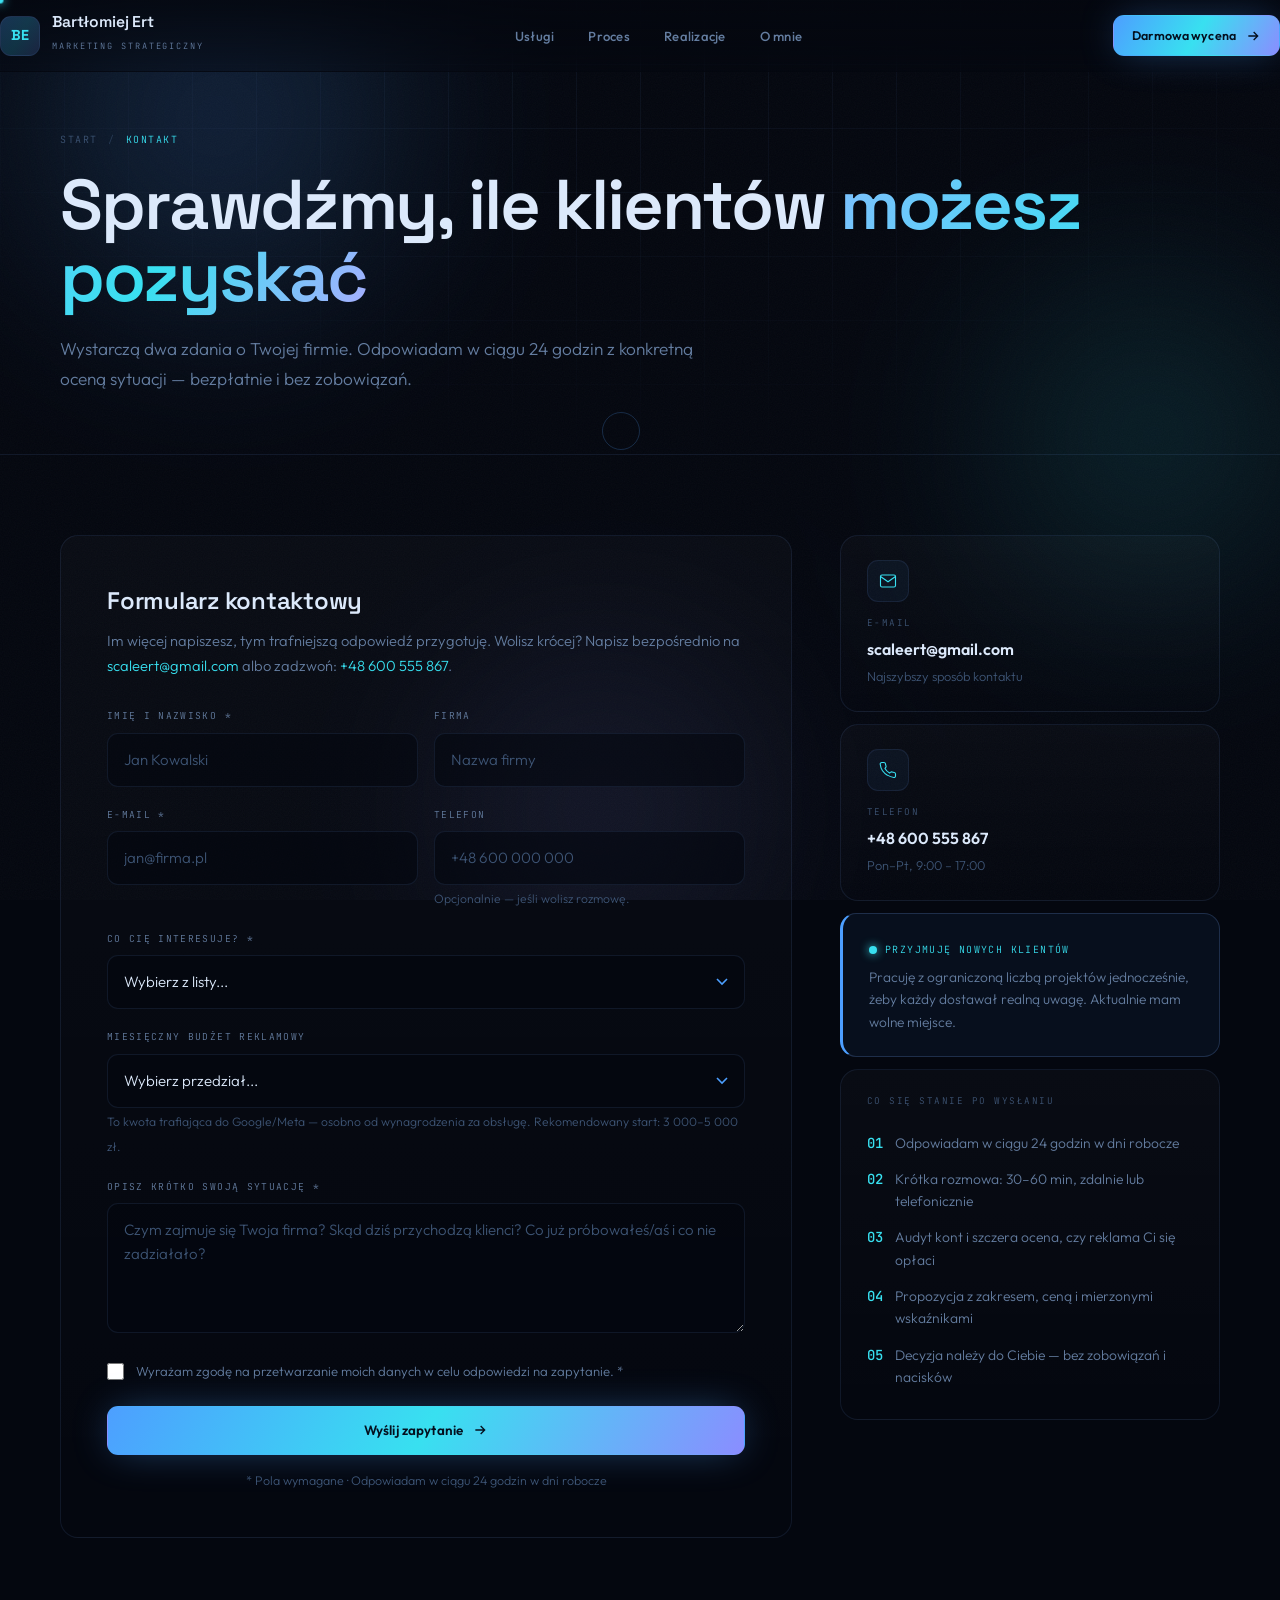
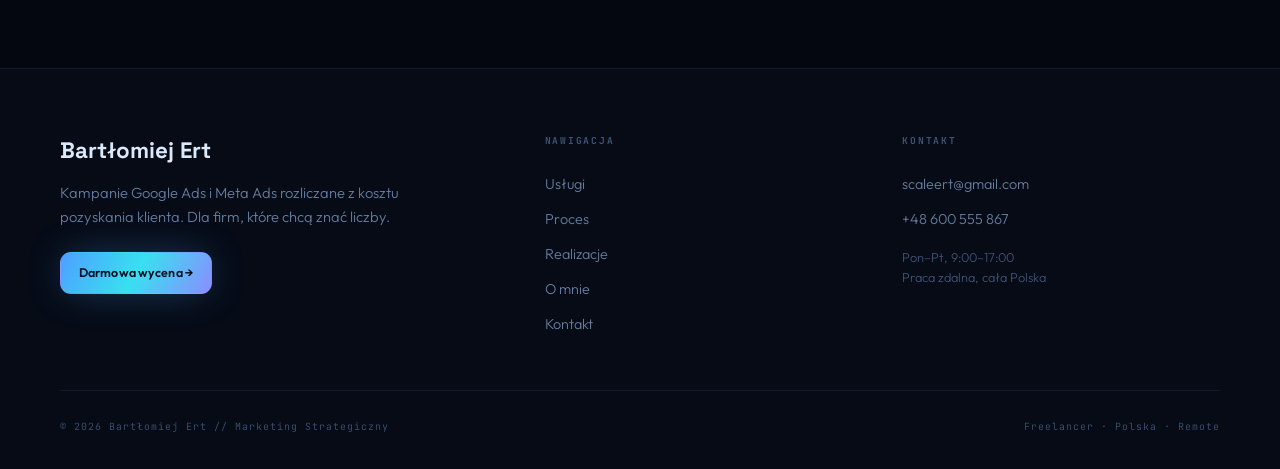
<file: kontakt/index.html>
<!DOCTYPE html>
<html lang="pl">
<head>
<meta charset="UTF-8">
<meta name="viewport" content="width=device-width, initial-scale=1.0">
<title>Kontakt — Bartłomiej Ert | Darmowa wycena w 24h</title>
<meta name="description" content="Napisz w dwóch zdaniach, czym się zajmujesz. Odpowiadam w ciągu 24 godzin z konkretną oceną sytuacji — bezpłatnie i bez zobowiązań.">
<link rel="canonical" href="https://hustlerguy.github.io/claude-Portfolio23/kontakt/">
<meta property="og:type" content="website">
<meta property="og:locale" content="pl_PL">
<meta property="og:title" content="Kontakt — Bartłomiej Ert | Darmowa wycena w 24h">
<meta property="og:description" content="Bezpłatna konsultacja i wycena. Odpowiadam w ciągu 24 godzin.">
<meta property="og:url" content="https://hustlerguy.github.io/claude-Portfolio23/kontakt/">
<link rel="icon" href="../favicon.svg" type="image/svg+xml">
<link rel="preconnect" href="https://fonts.googleapis.com">
<link rel="preconnect" href="https://fonts.gstatic.com" crossorigin>
<link href="https://fonts.googleapis.com/css2?family=Space+Grotesk:wght@400;500;600;700&family=Outfit:wght@300;400;500;600;700;800&family=JetBrains+Mono:wght@400;500&display=swap" rel="stylesheet">
<link rel="stylesheet" href="../style.css">
<style>
  .contact-grid { display: grid; grid-template-columns: 1fr 380px; gap: clamp(24px,4vw,48px); align-items: start; }
  .form-card { padding: clamp(28px,4vw,46px); }
  .form-card h2 { font-family: var(--ff-disp); font-weight: 600; font-size: 1.5rem; letter-spacing: -0.01em; margin-bottom: 8px; }
  .form-card .sub { color: var(--muted); margin-bottom: 30px; font-size: 0.92rem; line-height: 1.7; }
  .form-card .sub a { color: var(--cyan); }
  .req-note { font-size: 0.78rem; color: var(--muted-2); margin-bottom: 24px; font-family: var(--mono); letter-spacing: 0.06em; }
  .check { display: flex; gap: 12px; align-items: flex-start; margin-bottom: 24px; cursor: pointer; }
  .check input { width: 17px; height: 17px; margin-top: 2px; accent-color: var(--azure); flex-shrink: 0; }
  .check span { font-size: 0.82rem; color: var(--muted); line-height: 1.6; }
  .form-note { font-size: 0.78rem; color: var(--muted-2); text-align: center; margin-top: 16px; line-height: 1.6; }
  .field .hint { font-size: 0.76rem; color: var(--muted-2); margin-top: 7px; }
  .err { color: #ff8a8a; font-size: 0.78rem; margin-top: 7px; display: none; }
  .field.invalid input, .field.invalid select, .field.invalid textarea { border-color: rgba(255,110,110,0.6); }
  .field.invalid .err { display: block; }

  .form-success { display: none; text-align: center; padding: 34px 10px; }
  .success-ic { width: 64px; height: 64px; border-radius: 50%; display: grid; place-items: center; margin: 0 auto 20px;
    background: var(--azure-10); border: 1px solid var(--line-2); }
  .success-ic svg { width: 28px; height: 28px; color: var(--cyan); }
  .form-success h3 { font-family: var(--ff-disp); font-weight: 600; font-size: 1.4rem; margin-bottom: 10px; }
  .form-success p { color: var(--muted); line-height: 1.75; max-width: 46ch; margin: 0 auto; }
  .success-fallback { margin-top: 26px; padding: 22px 24px; border-radius: 14px; background: var(--azure-06); border: 1px solid var(--line-2); text-align: left; }
  .success-fallback .t { font-family: var(--mono); font-size: 0.6rem; letter-spacing: 0.14em; text-transform: uppercase; color: var(--cyan); margin-bottom: 10px; }
  .success-fallback p { font-size: 0.86rem; margin: 0 0 12px; max-width: none; }
  .success-fallback a { color: var(--cyan); font-weight: 500; }

  .side-card { padding: 24px 26px; margin-bottom: 12px; display: block; }
  .side-card .ci-ic { width: 42px; height: 42px; border-radius: 11px; display: grid; place-items: center; margin-bottom: 14px; background: var(--azure-06); border: 1px solid var(--line); }
  .side-card .ci-ic svg { width: 18px; height: 18px; color: var(--cyan); }
  .side-card .lbl { font-family: var(--mono); font-size: 0.58rem; letter-spacing: 0.16em; text-transform: uppercase; color: var(--muted-2); margin-bottom: 6px; }
  .side-card .val { font-size: 1rem; font-weight: 600; color: var(--text); }
  .side-card .note { font-size: 0.8rem; color: var(--muted-2); margin-top: 4px; }
  a.side-card:hover .val { color: var(--cyan); }

  .avail { padding: 22px 26px; background: var(--azure-06); border: 1px solid var(--line-2); border-left: 3px solid var(--azure); border-radius: 16px; margin-bottom: 12px; }
  .avail .top { display: inline-flex; align-items: center; gap: 8px; font-family: var(--mono); font-size: 0.62rem; letter-spacing: 0.14em; text-transform: uppercase; color: var(--cyan); margin-bottom: 8px; }
  .avail p { font-size: 0.86rem; color: var(--muted); line-height: 1.65; }
  .expect { padding: 24px 26px; }
  .expect .lbl { font-family: var(--mono); font-size: 0.58rem; letter-spacing: 0.16em; text-transform: uppercase; color: var(--muted-2); margin-bottom: 16px; }
  .expect .row { display: flex; align-items: flex-start; gap: 12px; font-size: 0.87rem; color: var(--muted); padding: 7px 0; line-height: 1.6; }
  .expect .row b { font-family: var(--mono); color: var(--cyan); font-weight: 500; flex-shrink: 0; }

  @media (max-width: 900px){ .contact-grid { grid-template-columns: 1fr; } }
</style>
</head>
<body>

<a class="skip-link" href="#main">Przejdź do treści</a>

<header class="nav">
  <div class="wrap nav-inner">
    <a class="brand" href="../"><div class="brand-mark"><span>BE</span></div><div class="brand-text"><b>Bartłomiej Ert</b><small>Marketing Strategiczny</small></div></a>
    <nav aria-label="Nawigacja główna"><ul class="nav-links">
      <li><a href="../uslugi/">Usługi</a></li>
      <li><a href="../proces/">Proces</a></li>
      <li><a href="../realizacje/">Realizacje</a></li>
      <li><a href="../o-mnie/">O mnie</a></li>
    </ul></nav>
    <div class="nav-actions">
      <a class="btn btn-primary btn-sm" href="../kontakt/" aria-current="page" data-magnetic>Darmowa wycena
        <svg viewBox="0 0 24 24" fill="none" stroke="currentColor" stroke-width="2" aria-hidden="true"><path d="M5 12h14M13 6l6 6-6 6"/></svg></a>
      <button class="nav-burger" aria-label="Otwórz menu" aria-expanded="false" aria-controls="mobileMenu"><span></span><span></span><span></span></button>
    </div>
  </div>
</header>
<div class="mobile-menu" id="mobileMenu">
  <a href="../uslugi/">Usługi</a><a href="../proces/">Proces</a><a href="../realizacje/">Realizacje</a><a href="../o-mnie/">O mnie</a>
  <a class="btn btn-primary btn-block" href="../kontakt/">Darmowa wycena →</a>
</div>

<div class="page-hero">
  <div class="wrap">
    <div class="breadcrumb reveal"><a href="../">Start</a><span class="sep">/</span><span class="cur">Kontakt</span></div>
    <h1 class="page-title reveal d1">Sprawdźmy, ile klientów <span class="grad">możesz pozyskać</span></h1>
    <p class="page-sub reveal d2">Wystarczą dwa zdania o Twojej firmie. Odpowiadam w ciągu 24 godzin z konkretną oceną sytuacji — bezpłatnie i bez zobowiązań.</p>
  </div>
</div>

<main id="main">
  <section class="section" style="padding-top:clamp(48px,7vw,80px)">
    <div class="wrap contact-grid">
      <!-- FORM -->
      <div class="card form-card reveal">
        <div id="formWrap">
          <h2>Formularz kontaktowy</h2>
          <p class="sub">Im więcej napiszesz, tym trafniejszą odpowiedź przygotuję. Wolisz krócej? Napisz bezpośrednio na <a href="mailto:scaleert@gmail.com">scaleert@gmail.com</a> albo zadzwoń: <a href="tel:+48600555867">+48 600 555 867</a>.</p>
          <form id="contactForm" novalidate>
            <div class="field-row">
              <div class="field"><label for="f-name">Imię i nazwisko *</label><input id="f-name" name="name" type="text" placeholder="Jan Kowalski" autocomplete="name" required><span class="err">Podaj imię, żebym wiedział, jak się do Ciebie zwracać.</span></div>
              <div class="field"><label for="f-company">Firma</label><input id="f-company" name="company" type="text" placeholder="Nazwa firmy" autocomplete="organization"></div>
            </div>
            <div class="field-row">
              <div class="field"><label for="f-email">E-mail *</label><input id="f-email" name="email" type="email" placeholder="jan@firma.pl" autocomplete="email" required><span class="err">Podaj poprawny adres e-mail — na niego wyślę odpowiedź.</span></div>
              <div class="field"><label for="f-phone">Telefon</label><input id="f-phone" name="phone" type="tel" placeholder="+48 600 000 000" autocomplete="tel"><span class="hint">Opcjonalnie — jeśli wolisz rozmowę.</span></div>
            </div>
            <div class="field"><label for="f-service">Co Cię interesuje? *</label>
              <select id="f-service" name="service" required>
                <option value="" disabled selected>Wybierz z listy...</option>
                <option>Kampanie Google Ads i Meta Ads</option>
                <option>Pozycjonowanie wizytówki Google (Mapy)</option>
                <option>GEO / AIO — widoczność w AI</option>
                <option>Strona internetowa lub landing page</option>
                <option>Kompleksowe wsparcie marketingowe</option>
                <option>Nie wiem — potrzebuję doradztwa</option>
              </select>
              <span class="err">Wybierz jedną z opcji.</span>
            </div>
            <div class="field"><label for="f-budget">Miesięczny budżet reklamowy</label>
              <select id="f-budget" name="budget">
                <option value="" disabled selected>Wybierz przedział...</option>
                <option>Poniżej 2 000 zł</option>
                <option>2 000 – 5 000 zł</option>
                <option>5 000 – 15 000 zł</option>
                <option>15 000 – 50 000 zł</option>
                <option>Powyżej 50 000 zł</option>
                <option>Jeszcze nie wiem</option>
              </select>
              <span class="hint">To kwota trafiająca do Google/Meta — osobno od wynagrodzenia za obsługę. Rekomendowany start: 3 000–5 000 zł.</span>
            </div>
            <div class="field"><label for="f-message">Opisz krótko swoją sytuację *</label>
              <textarea id="f-message" name="message" placeholder="Czym zajmuje się Twoja firma? Skąd dziś przychodzą klienci? Co już próbowałeś/aś i co nie zadziałało?" required></textarea>
              <span class="err">Napisz choć kilka słów o swojej firmie.</span>
            </div>
            <label class="check" for="f-consent"><input id="f-consent" name="consent" type="checkbox" required><span>Wyrażam zgodę na przetwarzanie moich danych w celu odpowiedzi na zapytanie. *</span></label>
            <button type="submit" class="btn btn-primary btn-block">Wyślij zapytanie
              <svg viewBox="0 0 24 24" fill="none" stroke="currentColor" stroke-width="2" aria-hidden="true"><path d="M5 12h14M13 6l6 6-6 6"/></svg>
            </button>
            <p class="form-note">* Pola wymagane · Odpowiadam w ciągu 24 godzin w dni robocze</p>
          </form>
        </div>

        <div class="form-success" id="formSuccess" role="status" aria-live="polite">
          <div class="success-ic"><svg viewBox="0 0 24 24" fill="none" stroke="currentColor" stroke-width="2" aria-hidden="true"><path d="M20 6 9 17l-5-5"/></svg></div>
          <h3>Prawie gotowe — sprawdź program pocztowy</h3>
          <p>Przygotowałem dla Ciebie gotową wiadomość z wypełnionymi danymi. Otworzyła się w Twoim programie pocztowym — wystarczy, że klikniesz „Wyślij”.</p>
          <div class="success-fallback">
            <div class="t">Nic się nie otworzyło?</div>
            <p>Skopiuj treść poniżej i wyślij ręcznie na <a href="mailto:scaleert@gmail.com">scaleert@gmail.com</a>, albo po prostu zadzwoń: <a href="tel:+48600555867">+48 600 555 867</a>.</p>
            <div class="field" style="margin:0"><textarea id="mailFallback" readonly style="min-height:150px;font-size:0.82rem"></textarea></div>
            <div class="mt-s"><a class="btn btn-ghost btn-sm" id="mailRetry" href="#">Otwórz ponownie w programie pocztowym</a></div>
          </div>
        </div>
      </div>

      <!-- SIDEBAR -->
      <aside class="reveal d2">
        <a href="mailto:scaleert@gmail.com" class="card side-card">
          <div class="ci-ic"><svg viewBox="0 0 24 24" fill="none" stroke="currentColor" stroke-width="1.5" aria-hidden="true"><path d="M4 4h16c1.1 0 2 .9 2 2v12c0 1.1-.9 2-2 2H4c-1.1 0-2-.9-2-2V6c0-1.1.9-2 2-2z"/><polyline points="22,6 12,13 2,6"/></svg></div>
          <div class="lbl">E-mail</div><div class="val">scaleert@gmail.com</div><div class="note">Najszybszy sposób kontaktu</div>
        </a>
        <a href="tel:+48600555867" class="card side-card">
          <div class="ci-ic"><svg viewBox="0 0 24 24" fill="none" stroke="currentColor" stroke-width="1.5" aria-hidden="true"><path d="M22 16.92v3a2 2 0 0 1-2.18 2 19.79 19.79 0 0 1-8.63-3.07A19.5 19.5 0 0 1 4.69 13a19.79 19.79 0 0 1-3.07-8.67A2 2 0 0 1 3.6 2h3a2 2 0 0 1 2 1.72c.13.96.36 1.9.7 2.81a2 2 0 0 1-.45 2.11L8 9.91a16 16 0 0 0 6.09 6.09l1.27-.85a2 2 0 0 1 2.11-.45c.91.34 1.85.57 2.81.7A2 2 0 0 1 22 17z"/></svg></div>
          <div class="lbl">Telefon</div><div class="val">+48 600 555 867</div><div class="note">Pon–Pt, 9:00 – 17:00</div>
        </a>
        <div class="avail">
          <div class="top"><span style="width:8px;height:8px;border-radius:50%;background:var(--cyan);box-shadow:0 0 10px var(--cyan)"></span>Przyjmuję nowych klientów</div>
          <p>Pracuję z ograniczoną liczbą projektów jednocześnie, żeby każdy dostawał realną uwagę. Aktualnie mam wolne miejsce.</p>
        </div>
        <div class="card expect">
          <div class="lbl">Co się stanie po wysłaniu</div>
          <div class="row"><b>01</b><span>Odpowiadam w ciągu 24 godzin w dni robocze</span></div>
          <div class="row"><b>02</b><span>Krótka rozmowa: 30–60 min, zdalnie lub telefonicznie</span></div>
          <div class="row"><b>03</b><span>Audyt kont i szczera ocena, czy reklama Ci się opłaci</span></div>
          <div class="row"><b>04</b><span>Propozycja z zakresem, ceną i mierzonymi wskaźnikami</span></div>
          <div class="row"><b>05</b><span>Decyzja należy do Ciebie — bez zobowiązań i nacisków</span></div>
        </div>
      </aside>
    </div>
  </section>
</main>

<footer class="footer">
  <div class="wrap">
    <div class="footer-top">
      <div class="footer-brand"><b>Bartłomiej Ert</b><p>Kampanie Google Ads i Meta Ads rozliczane z kosztu pozyskania klienta. Dla firm, które chcą znać liczby.</p><div class="mt-s"><a class="btn btn-primary btn-sm" href="../kontakt/">Darmowa wycena →</a></div></div>
      <div class="footer-col"><h4>Nawigacja</h4><a href="../uslugi/">Usługi</a><a href="../proces/">Proces</a><a href="../realizacje/">Realizacje</a><a href="../o-mnie/">O mnie</a><a href="../kontakt/">Kontakt</a></div>
      <div class="footer-col"><h4>Kontakt</h4><a href="mailto:scaleert@gmail.com">scaleert@gmail.com</a><a href="tel:+48600555867">+48 600 555 867</a>
        <p style="font-size:0.8rem;color:var(--muted-2);margin-top:10px;line-height:1.6">Pon–Pt, 9:00–17:00<br>Praca zdalna, cała Polska</p></div>
    </div>
    <div class="footer-bottom">
      <span>© <span data-year>2025</span> Bartłomiej Ert <span class="footer-dot">//</span> Marketing Strategiczny</span>
      <span>Freelancer <span class="footer-dot">·</span> Polska <span class="footer-dot">·</span> Remote</span>
    </div>
  </div>
</footer>

<script src="../app.js"></script>
</body>
</html>
</file>
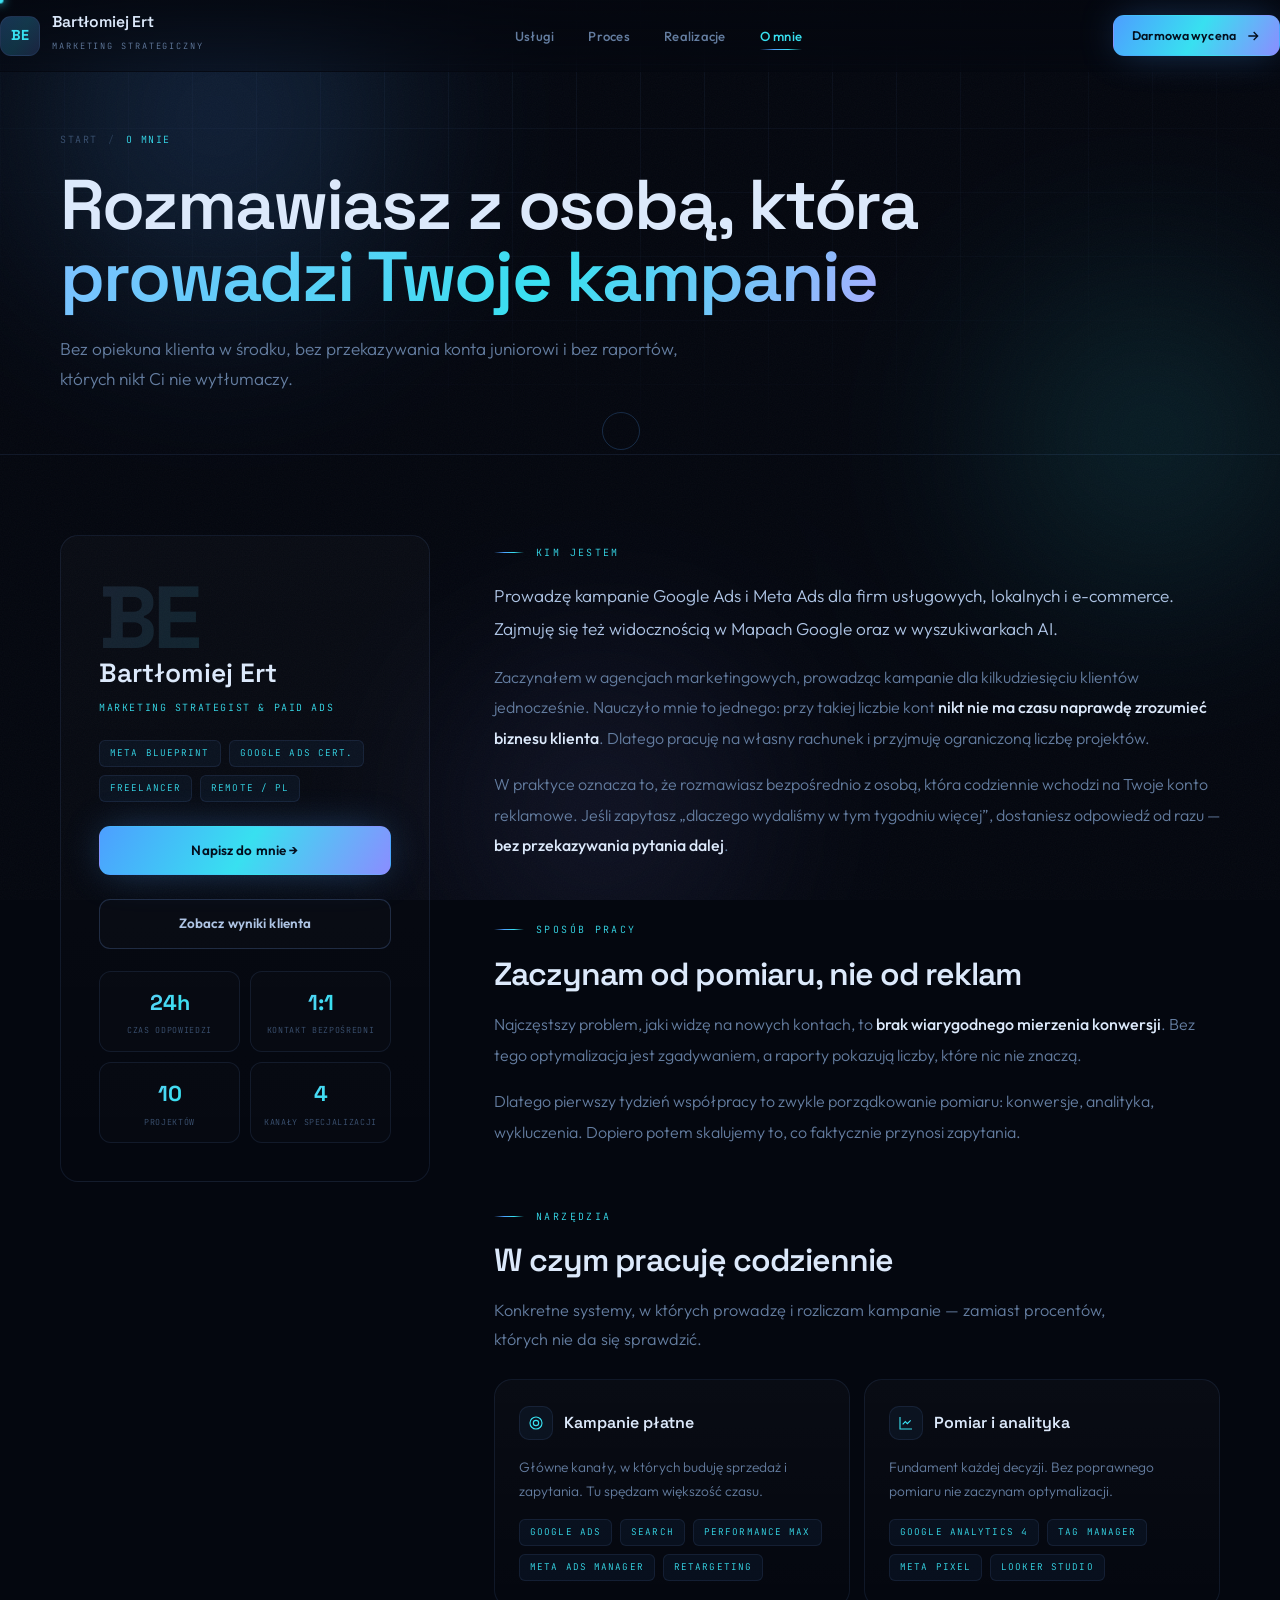
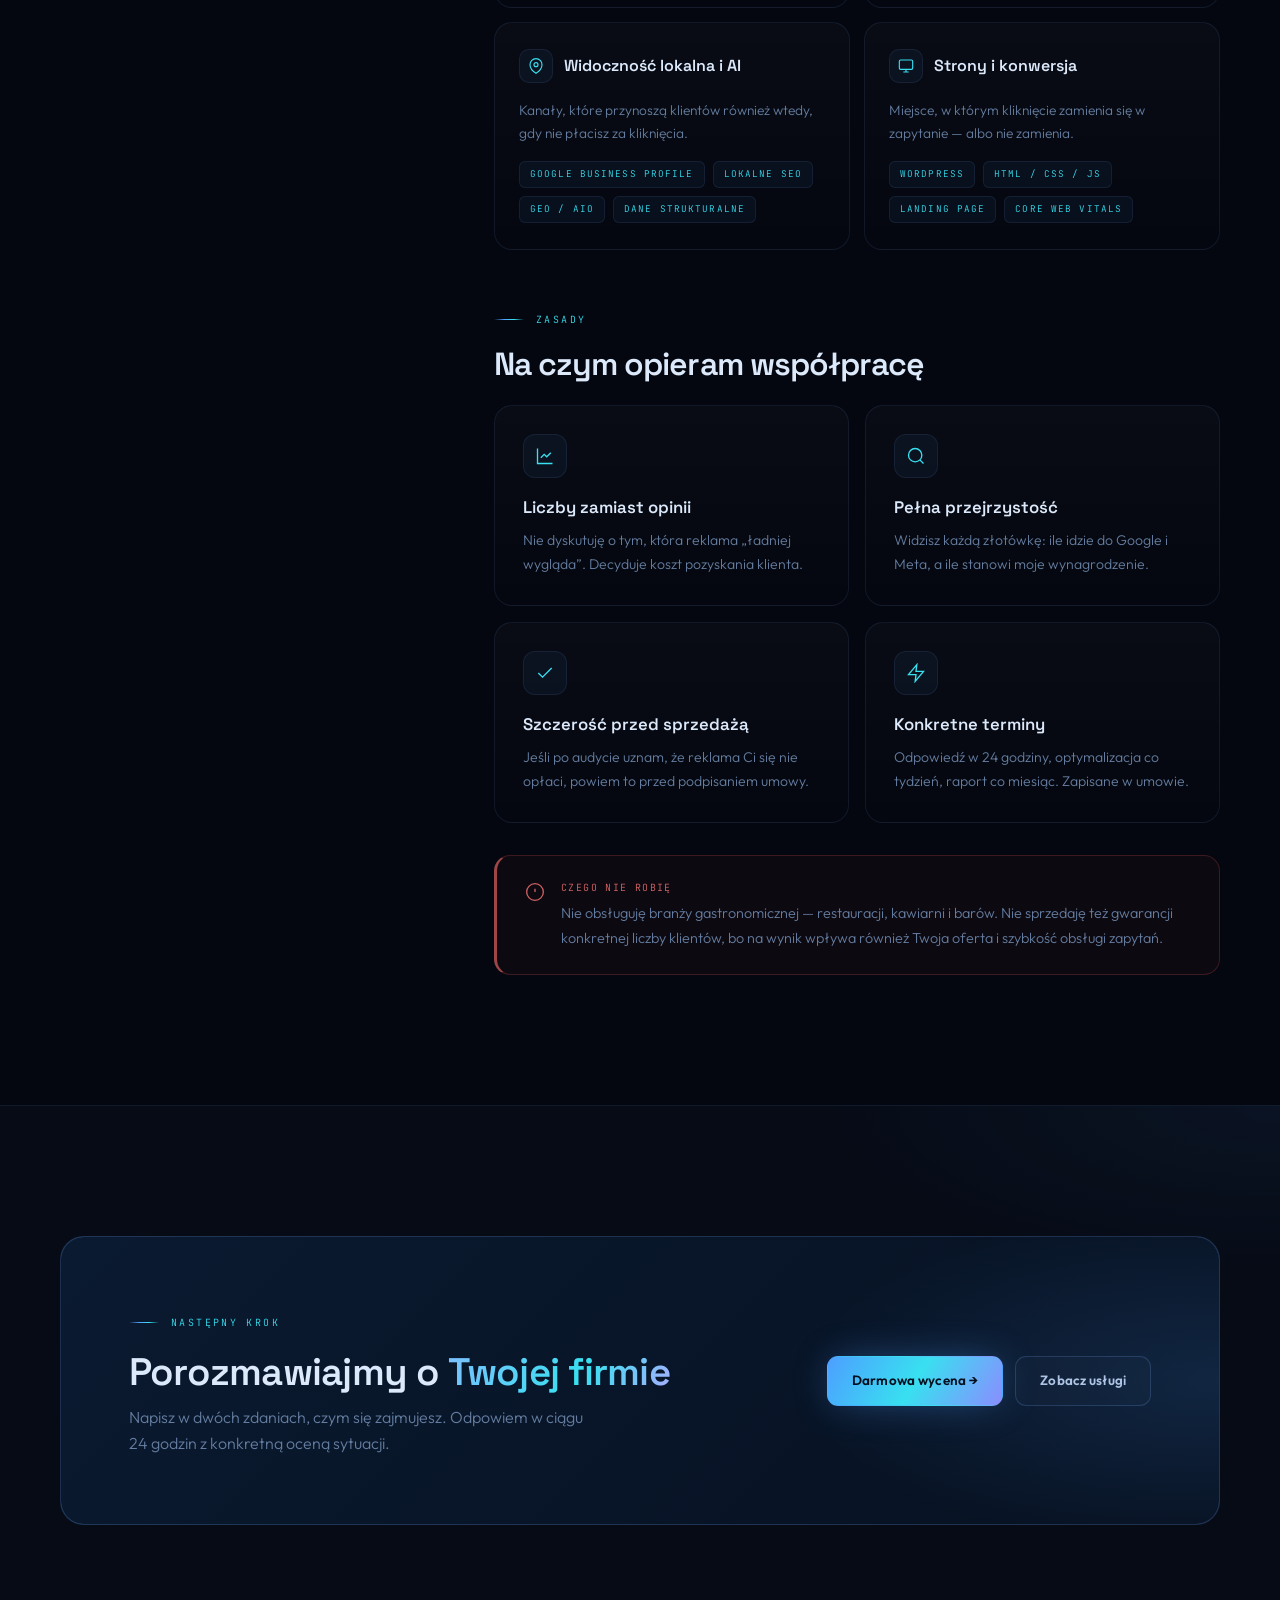
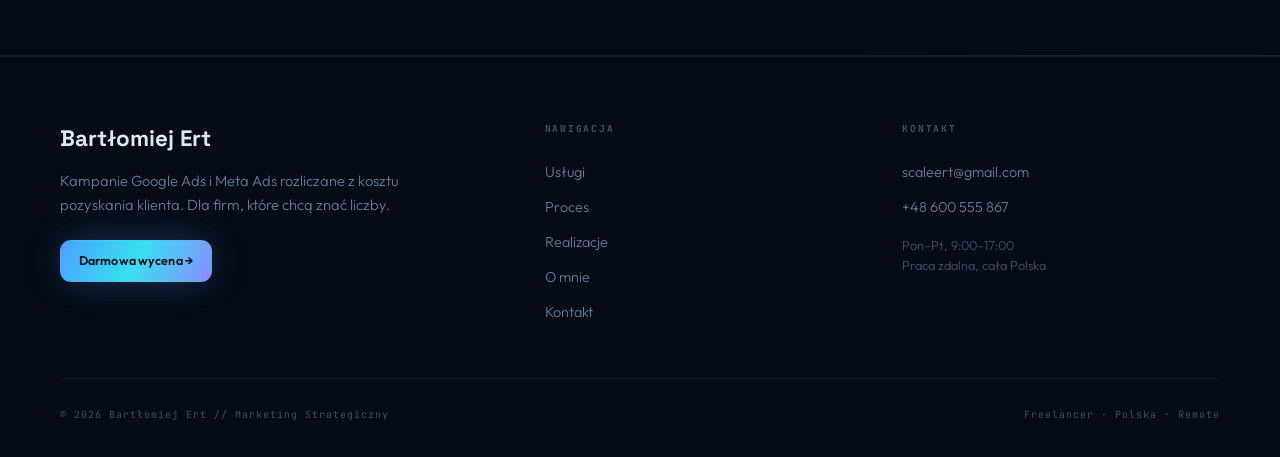
<file: o-mnie/index.html>
<!DOCTYPE html>
<html lang="pl">
<head>
<meta charset="UTF-8">
<meta name="viewport" content="width=device-width, initial-scale=1.0">
<title>O mnie — Bartłomiej Ert | Specjalista Google Ads i Meta Ads</title>
<meta name="description" content="Pracujesz bezpośrednio ze specjalistą, który prowadzi Twoje kampanie — bez opiekunów klienta i przekazywania konta juniorom. Poznaj sposób pracy i narzędzia.">
<link rel="canonical" href="https://hustlerguy.github.io/claude-Portfolio23/o-mnie/">
<meta property="og:type" content="profile">
<meta property="og:locale" content="pl_PL">
<meta property="og:title" content="O mnie — Bartłomiej Ert | Specjalista Google Ads i Meta Ads">
<meta property="og:description" content="Pracujesz bezpośrednio ze specjalistą, który prowadzi Twoje kampanie. Poznaj sposób pracy, narzędzia i zasady współpracy.">
<meta property="og:url" content="https://hustlerguy.github.io/claude-Portfolio23/o-mnie/">
<link rel="icon" href="../favicon.svg" type="image/svg+xml">
<link rel="preconnect" href="https://fonts.googleapis.com">
<link rel="preconnect" href="https://fonts.gstatic.com" crossorigin>
<link href="https://fonts.googleapis.com/css2?family=Space+Grotesk:wght@400;500;600;700&family=Outfit:wght@300;400;500;600;700;800&family=JetBrains+Mono:wght@400;500&display=swap" rel="stylesheet">
<link rel="stylesheet" href="../style.css">
<style>
  .about-layout { display: grid; grid-template-columns: 370px 1fr; gap: clamp(32px,5vw,64px); align-items: start; }
  .profile { position: sticky; top: calc(var(--nav-h) + 24px); padding: 38px; overflow: hidden; }
  .profile-glyph { font-family: var(--ff-disp); font-weight: 700; font-size: 5.5rem; line-height: 1; letter-spacing: -0.05em; opacity: 0.12; }
  .profile h2 { font-family: var(--ff-disp); font-weight: 600; font-size: 1.65rem; margin-top: -10px; }
  .profile .role { font-family: var(--mono); font-size: 0.62rem; letter-spacing: 0.16em; text-transform: uppercase; color: var(--cyan); margin-top: 6px; }
  .profile .badges { display: flex; flex-wrap: wrap; gap: 8px; margin: 24px 0; }
  .profile .stats { display: grid; grid-template-columns: 1fr 1fr; gap: 10px; margin-top: 22px; }
  .profile .stats .b { border: 1px solid var(--line); border-radius: 12px; padding: 14px 12px; text-align: center; background: rgba(255,255,255,0.012); }
  .profile .stats .b .v { font-family: var(--ff-disp); font-weight: 700; font-size: 1.35rem; background: var(--grad-text); -webkit-background-clip: text; background-clip: text; -webkit-text-fill-color: transparent; }
  .profile .stats .b .l { font-family: var(--mono); font-size: 0.52rem; letter-spacing: 0.08em; text-transform: uppercase; color: var(--muted-2); margin-top: 5px; line-height: 1.4; }

  .block { margin-bottom: 52px; }
  .block .body p { color: var(--muted); line-height: 1.9; margin-bottom: 16px; }
  .block .body b { color: var(--text); font-weight: 500; }
  .block .body .lead-p { font-size: 1.08rem; color: var(--text-soft); }

  /* Tool stack — replaces arbitrary percentage bars */
  .stack { display: grid; grid-template-columns: 1fr 1fr; gap: 14px; }
  .stack-card { padding: 26px 24px; }
  .stack-card .h { display: flex; align-items: center; gap: 11px; margin-bottom: 16px; }
  .stack-card .h .i { width: 34px; height: 34px; border-radius: 10px; display: grid; place-items: center; background: var(--azure-06); border: 1px solid var(--line); flex-shrink: 0; }
  .stack-card .h .i svg { width: 16px; height: 16px; color: var(--cyan); }
  .stack-card .h h4 { font-family: var(--ff-disp); font-weight: 600; font-size: 1rem; }
  .stack-card .desc { font-size: 0.86rem; color: var(--muted); line-height: 1.7; margin-bottom: 16px; }

  .values { display: grid; grid-template-columns: 1fr 1fr; gap: 16px; }
  .value { padding: 28px; }
  .value .ic { width: 44px; height: 44px; border-radius: 12px; display: grid; place-items: center; margin-bottom: 16px; background: var(--azure-06); border: 1px solid var(--line); }
  .value .ic svg { width: 20px; height: 20px; color: var(--cyan); }
  .value h4 { font-family: var(--ff-disp); font-weight: 600; font-size: 1.05rem; margin-bottom: 8px; }
  .value p { color: var(--muted); font-size: 0.88rem; line-height: 1.7; }

  .excl { display: flex; gap: 16px; align-items: flex-start; padding: 24px 28px; border-radius: 16px; margin-top: 32px;
    background: rgba(255,90,90,0.04); border: 1px solid rgba(255,90,90,0.2); border-left: 3px solid rgba(255,110,110,0.6); }
  .excl svg { color: rgba(255,120,120,0.8); flex-shrink: 0; width: 20px; height: 20px; margin-top: 2px; }
  .excl .t { font-family: var(--mono); font-size: 0.62rem; letter-spacing: 0.14em; text-transform: uppercase; color: rgba(255,120,120,0.85); margin-bottom: 6px; }
  .excl p { font-size: 0.9rem; color: var(--muted); line-height: 1.7; }

  @media (max-width: 900px){ .about-layout { grid-template-columns: 1fr; } .profile { position: static; } .stack, .values { grid-template-columns: 1fr; } }
</style>
</head>
<body>

<a class="skip-link" href="#main">Przejdź do treści</a>

<header class="nav">
  <div class="wrap nav-inner">
    <a class="brand" href="../"><div class="brand-mark"><span>BE</span></div><div class="brand-text"><b>Bartłomiej Ert</b><small>Marketing Strategiczny</small></div></a>
    <nav aria-label="Nawigacja główna"><ul class="nav-links">
      <li><a href="../uslugi/">Usługi</a></li>
      <li><a href="../proces/">Proces</a></li>
      <li><a href="../realizacje/">Realizacje</a></li>
      <li><a href="../o-mnie/" class="active" aria-current="page">O mnie</a></li>
    </ul></nav>
    <div class="nav-actions">
      <a class="btn btn-primary btn-sm" href="../kontakt/" data-magnetic>Darmowa wycena
        <svg viewBox="0 0 24 24" fill="none" stroke="currentColor" stroke-width="2" aria-hidden="true"><path d="M5 12h14M13 6l6 6-6 6"/></svg></a>
      <button class="nav-burger" aria-label="Otwórz menu" aria-expanded="false" aria-controls="mobileMenu"><span></span><span></span><span></span></button>
    </div>
  </div>
</header>
<div class="mobile-menu" id="mobileMenu">
  <a href="../uslugi/">Usługi</a><a href="../proces/">Proces</a><a href="../realizacje/">Realizacje</a><a href="../o-mnie/">O mnie</a>
  <a class="btn btn-primary btn-block" href="../kontakt/">Darmowa wycena →</a>
</div>

<div class="page-hero">
  <div class="wrap">
    <div class="breadcrumb reveal"><a href="../">Start</a><span class="sep">/</span><span class="cur">O mnie</span></div>
    <h1 class="page-title reveal d1">Rozmawiasz z osobą, która <span class="grad">prowadzi Twoje kampanie</span></h1>
    <p class="page-sub reveal d2">Bez opiekuna klienta w środku, bez przekazywania konta juniorowi i bez raportów, których nikt Ci nie wytłumaczy.</p>
  </div>
</div>

<main id="main">
  <section class="section" style="padding-top:clamp(48px,7vw,80px)">
    <div class="wrap about-layout">
      <!-- PROFILE -->
      <div class="card profile reveal">
        <div class="profile-glyph grad">BE</div>
        <h2>Bartłomiej Ert</h2>
        <div class="role">Marketing Strategist &amp; Paid Ads</div>
        <div class="badges"><span class="tag">Meta Blueprint</span><span class="tag">Google Ads Cert.</span><span class="tag">Freelancer</span><span class="tag">Remote / PL</span></div>
        <a class="btn btn-primary btn-block" href="../kontakt/">Napisz do mnie →</a>
        <div class="mt-s"><a class="btn btn-ghost btn-block" href="../realizacje/">Zobacz wyniki klienta</a></div>
        <div class="stats">
          <div class="b"><div class="v">24h</div><div class="l">Czas odpowiedzi</div></div>
          <div class="b"><div class="v">1:1</div><div class="l">Kontakt bezpośredni</div></div>
          <div class="b"><div class="v">10</div><div class="l">Projektów</div></div>
          <div class="b"><div class="v">4</div><div class="l">Kanały specjalizacji</div></div>
        </div>
      </div>

      <!-- CONTENT -->
      <div>
        <div class="block reveal d1">
          <div class="kicker"><span>Kim jestem</span></div>
          <div class="body">
            <p class="lead-p">Prowadzę kampanie Google Ads i Meta Ads dla firm usługowych, lokalnych i e-commerce. Zajmuję się też widocznością w Mapach Google oraz w wyszukiwarkach AI.</p>
            <p>Zaczynałem w agencjach marketingowych, prowadząc kampanie dla kilkudziesięciu klientów jednocześnie. Nauczyło mnie to jednego: przy takiej liczbie kont <b>nikt nie ma czasu naprawdę zrozumieć biznesu klienta</b>. Dlatego pracuję na własny rachunek i przyjmuję ograniczoną liczbę projektów.</p>
            <p>W praktyce oznacza to, że rozmawiasz bezpośrednio z osobą, która codziennie wchodzi na Twoje konto reklamowe. Jeśli zapytasz „dlaczego wydaliśmy w tym tygodniu więcej”, dostaniesz odpowiedź od razu — <b>bez przekazywania pytania dalej</b>.</p>
          </div>
        </div>

        <div class="block reveal">
          <div class="kicker"><span>Sposób pracy</span></div>
          <h2 class="h-sec" style="font-size:clamp(1.5rem,3vw,2rem)">Zaczynam od pomiaru, nie od reklam</h2>
          <div class="body">
            <p>Najczęstszy problem, jaki widzę na nowych kontach, to <b>brak wiarygodnego mierzenia konwersji</b>. Bez tego optymalizacja jest zgadywaniem, a raporty pokazują liczby, które nic nie znaczą.</p>
            <p>Dlatego pierwszy tydzień współpracy to zwykle porządkowanie pomiaru: konwersje, analityka, wykluczenia. Dopiero potem skalujemy to, co faktycznie przynosi zapytania.</p>
          </div>
        </div>

        <div class="block reveal">
          <div class="kicker"><span>Narzędzia</span></div>
          <h2 class="h-sec" style="font-size:clamp(1.5rem,3vw,2rem)">W czym pracuję codziennie</h2>
          <p class="sub-sec" style="margin-bottom:26px">Konkretne systemy, w których prowadzę i rozliczam kampanie — zamiast procentów, których nie da się sprawdzić.</p>
          <div class="stack">
            <div class="card stack-card">
              <div class="h"><div class="i"><svg viewBox="0 0 24 24" fill="none" stroke="currentColor" stroke-width="1.7" aria-hidden="true"><circle cx="12" cy="12" r="9"/><circle cx="12" cy="12" r="4"/></svg></div><h4>Kampanie płatne</h4></div>
              <p class="desc">Główne kanały, w których buduję sprzedaż i zapytania. Tu spędzam większość czasu.</p>
              <div class="tags"><span class="tag">Google Ads</span><span class="tag">Search</span><span class="tag">Performance Max</span><span class="tag">Meta Ads Manager</span><span class="tag">Retargeting</span></div>
            </div>
            <div class="card stack-card">
              <div class="h"><div class="i"><svg viewBox="0 0 24 24" fill="none" stroke="currentColor" stroke-width="1.7" aria-hidden="true"><path d="M3 3v18h18"/><path d="m7 14 4-4 3 3 5-5"/></svg></div><h4>Pomiar i analityka</h4></div>
              <p class="desc">Fundament każdej decyzji. Bez poprawnego pomiaru nie zaczynam optymalizacji.</p>
              <div class="tags"><span class="tag">Google Analytics 4</span><span class="tag">Tag Manager</span><span class="tag">Meta Pixel</span><span class="tag">Looker Studio</span></div>
            </div>
            <div class="card stack-card">
              <div class="h"><div class="i"><svg viewBox="0 0 24 24" fill="none" stroke="currentColor" stroke-width="1.7" aria-hidden="true"><path d="M21 10c0 7-9 13-9 13s-9-6-9-13a9 9 0 0 1 18 0z"/><circle cx="12" cy="10" r="3"/></svg></div><h4>Widoczność lokalna i AI</h4></div>
              <p class="desc">Kanały, które przynoszą klientów również wtedy, gdy nie płacisz za kliknięcia.</p>
              <div class="tags"><span class="tag">Google Business Profile</span><span class="tag">Lokalne SEO</span><span class="tag">GEO / AIO</span><span class="tag">Dane strukturalne</span></div>
            </div>
            <div class="card stack-card">
              <div class="h"><div class="i"><svg viewBox="0 0 24 24" fill="none" stroke="currentColor" stroke-width="1.7" aria-hidden="true"><rect x="2" y="3" width="20" height="14" rx="2"/><path d="M8 21h8M12 17v4"/></svg></div><h4>Strony i konwersja</h4></div>
              <p class="desc">Miejsce, w którym kliknięcie zamienia się w zapytanie — albo nie zamienia.</p>
              <div class="tags"><span class="tag">WordPress</span><span class="tag">HTML / CSS / JS</span><span class="tag">Landing page</span><span class="tag">Core Web Vitals</span></div>
            </div>
          </div>
        </div>

        <div class="block reveal" style="margin-bottom:0">
          <div class="kicker"><span>Zasady</span></div>
          <h2 class="h-sec" style="font-size:clamp(1.5rem,3vw,2rem)">Na czym opieram współpracę</h2>
          <div class="values mt-s">
            <div class="card value"><div class="ic"><svg viewBox="0 0 24 24" fill="none" stroke="currentColor" stroke-width="1.6" aria-hidden="true"><path d="M3 3v18h18"/><path d="m7 14 4-4 3 3 5-5"/></svg></div><h4>Liczby zamiast opinii</h4><p>Nie dyskutuję o tym, która reklama „ładniej wygląda”. Decyduje koszt pozyskania klienta.</p></div>
            <div class="card value"><div class="ic"><svg viewBox="0 0 24 24" fill="none" stroke="currentColor" stroke-width="1.6" aria-hidden="true"><circle cx="11" cy="11" r="8"/><path d="m21 21-4.35-4.35"/></svg></div><h4>Pełna przejrzystość</h4><p>Widzisz każdą złotówkę: ile idzie do Google i Meta, a ile stanowi moje wynagrodzenie.</p></div>
            <div class="card value"><div class="ic"><svg viewBox="0 0 24 24" fill="none" stroke="currentColor" stroke-width="1.6" aria-hidden="true"><path d="M20 6 9 17l-5-5"/></svg></div><h4>Szczerość przed sprzedażą</h4><p>Jeśli po audycie uznam, że reklama Ci się nie opłaci, powiem to przed podpisaniem umowy.</p></div>
            <div class="card value"><div class="ic"><svg viewBox="0 0 24 24" fill="none" stroke="currentColor" stroke-width="1.6" aria-hidden="true"><path d="M13 2 3 14h9l-1 8 10-12h-9l1-8z"/></svg></div><h4>Konkretne terminy</h4><p>Odpowiedź w 24 godziny, optymalizacja co tydzień, raport co miesiąc. Zapisane w umowie.</p></div>
          </div>
          <div class="excl">
            <svg viewBox="0 0 24 24" fill="none" stroke="currentColor" stroke-width="1.6" aria-hidden="true"><circle cx="12" cy="12" r="10"/><line x1="12" y1="8" x2="12" y2="12"/><line x1="12" y1="16" x2="12.01" y2="16"/></svg>
            <div><div class="t">Czego nie robię</div><p>Nie obsługuję branży gastronomicznej — restauracji, kawiarni i barów. Nie sprzedaję też gwarancji konkretnej liczby klientów, bo na wynik wpływa również Twoja oferta i szybkość obsługi zapytań.</p></div>
          </div>
        </div>
      </div>
    </div>
  </section>

  <section class="section section-alt">
    <div class="wrap">
      <div class="cta-banner reveal">
        <div><div class="kicker"><span>Następny krok</span></div><h3>Porozmawiajmy o <span class="grad">Twojej firmie</span></h3><p>Napisz w dwóch zdaniach, czym się zajmujesz. Odpowiem w ciągu 24 godzin z konkretną oceną sytuacji.</p></div>
        <div class="cta-actions"><a class="btn btn-primary" href="../kontakt/" data-magnetic>Darmowa wycena →</a><a class="btn btn-ghost" href="../uslugi/">Zobacz usługi</a></div>
      </div>
    </div>
  </section>
</main>

<footer class="footer">
  <div class="wrap">
    <div class="footer-top">
      <div class="footer-brand"><b>Bartłomiej Ert</b><p>Kampanie Google Ads i Meta Ads rozliczane z kosztu pozyskania klienta. Dla firm, które chcą znać liczby.</p><div class="mt-s"><a class="btn btn-primary btn-sm" href="../kontakt/">Darmowa wycena →</a></div></div>
      <div class="footer-col"><h4>Nawigacja</h4><a href="../uslugi/">Usługi</a><a href="../proces/">Proces</a><a href="../realizacje/">Realizacje</a><a href="../o-mnie/">O mnie</a><a href="../kontakt/">Kontakt</a></div>
      <div class="footer-col"><h4>Kontakt</h4><a href="mailto:scaleert@gmail.com">scaleert@gmail.com</a><a href="tel:+48600555867">+48 600 555 867</a>
        <p style="font-size:0.8rem;color:var(--muted-2);margin-top:10px;line-height:1.6">Pon–Pt, 9:00–17:00<br>Praca zdalna, cała Polska</p></div>
    </div>
    <div class="footer-bottom">
      <span>© <span data-year>2025</span> Bartłomiej Ert <span class="footer-dot">//</span> Marketing Strategiczny</span>
      <span>Freelancer <span class="footer-dot">·</span> Polska <span class="footer-dot">·</span> Remote</span>
    </div>
  </div>
</footer>

<script src="../app.js"></script>
</body>
</html>
</file>
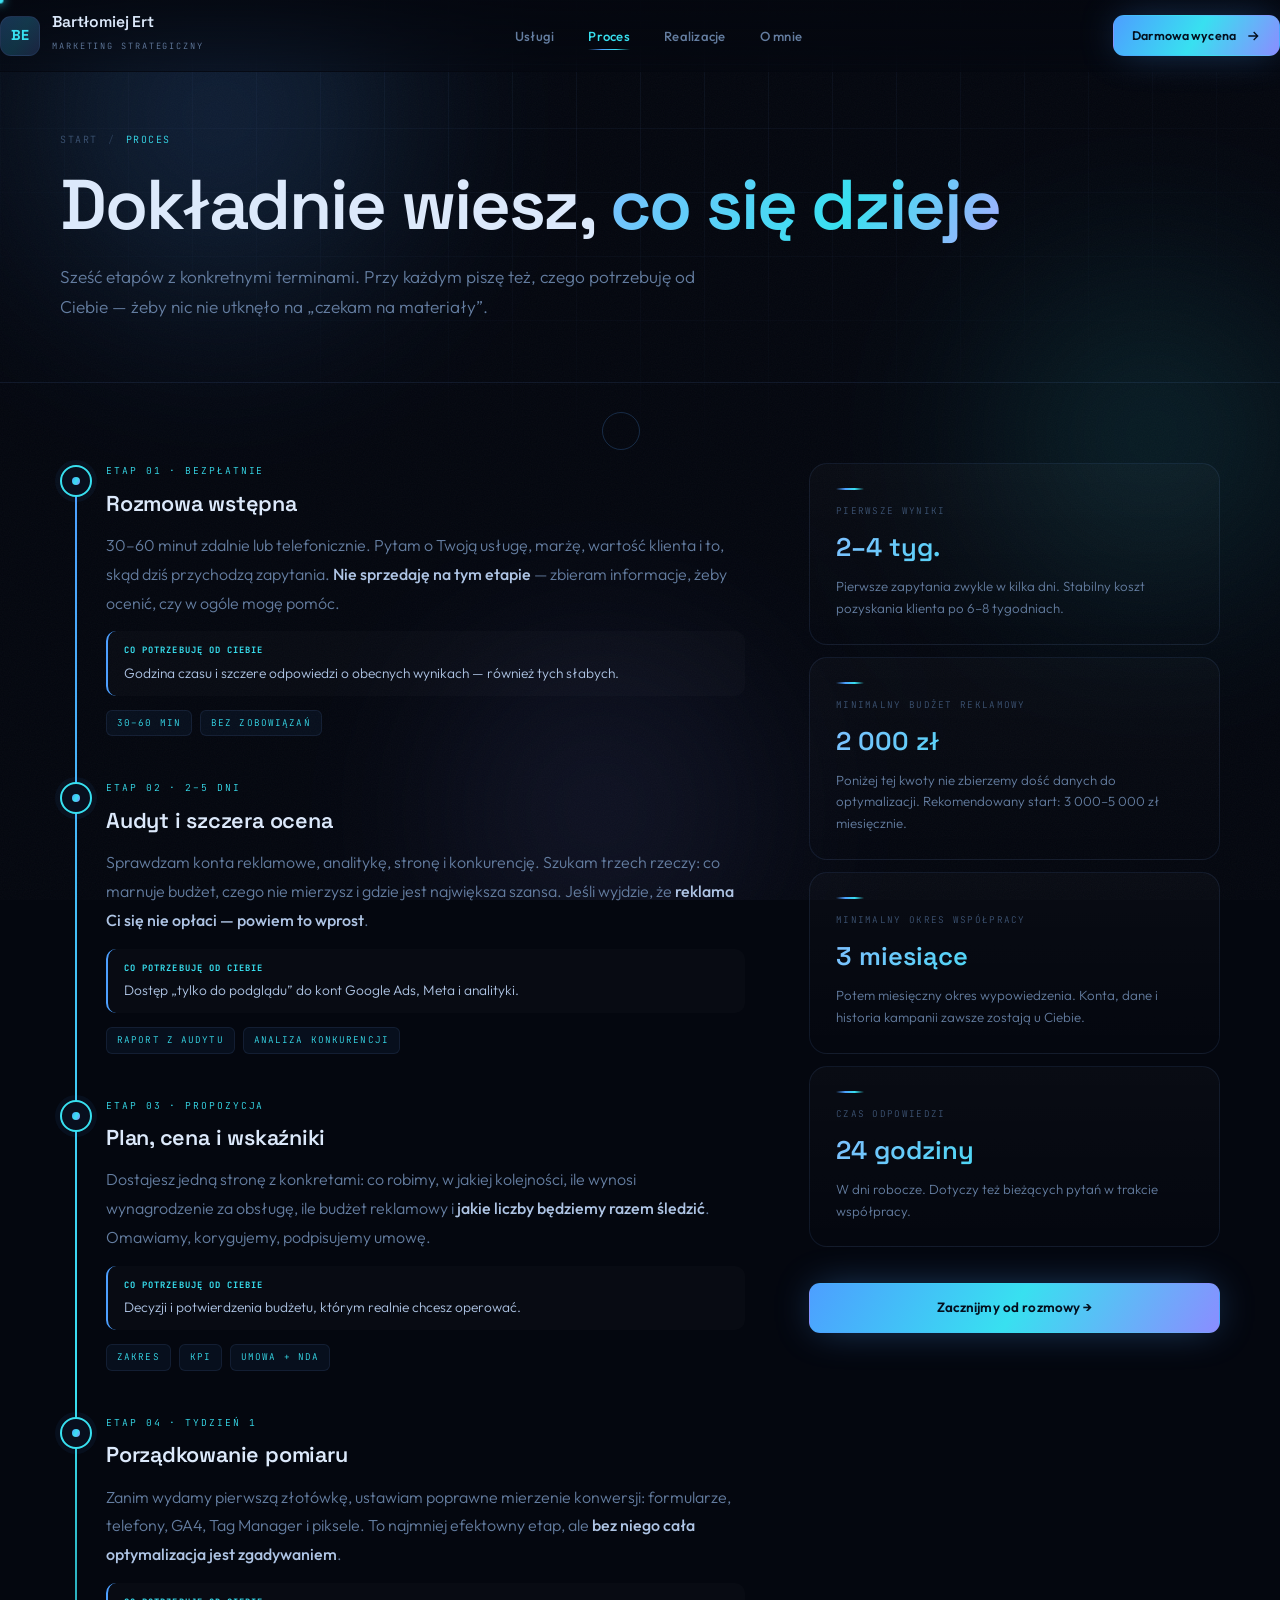
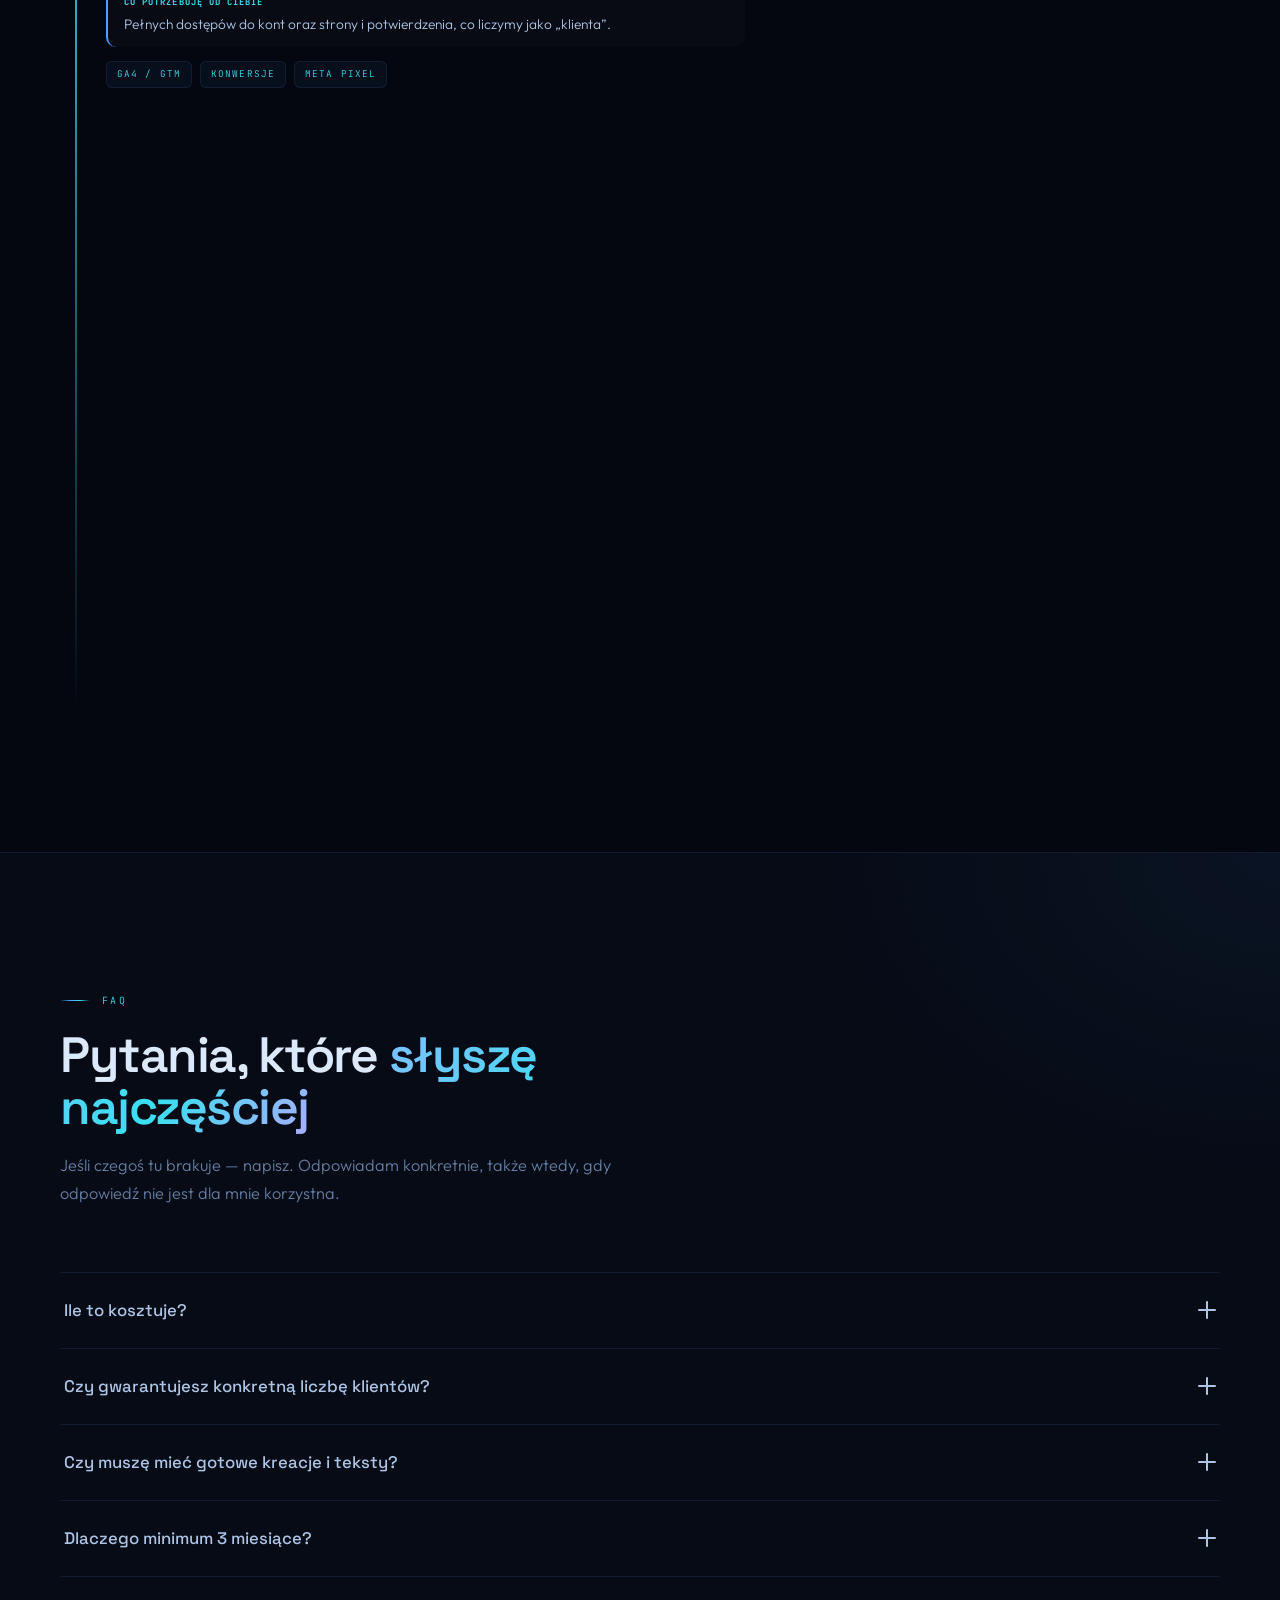
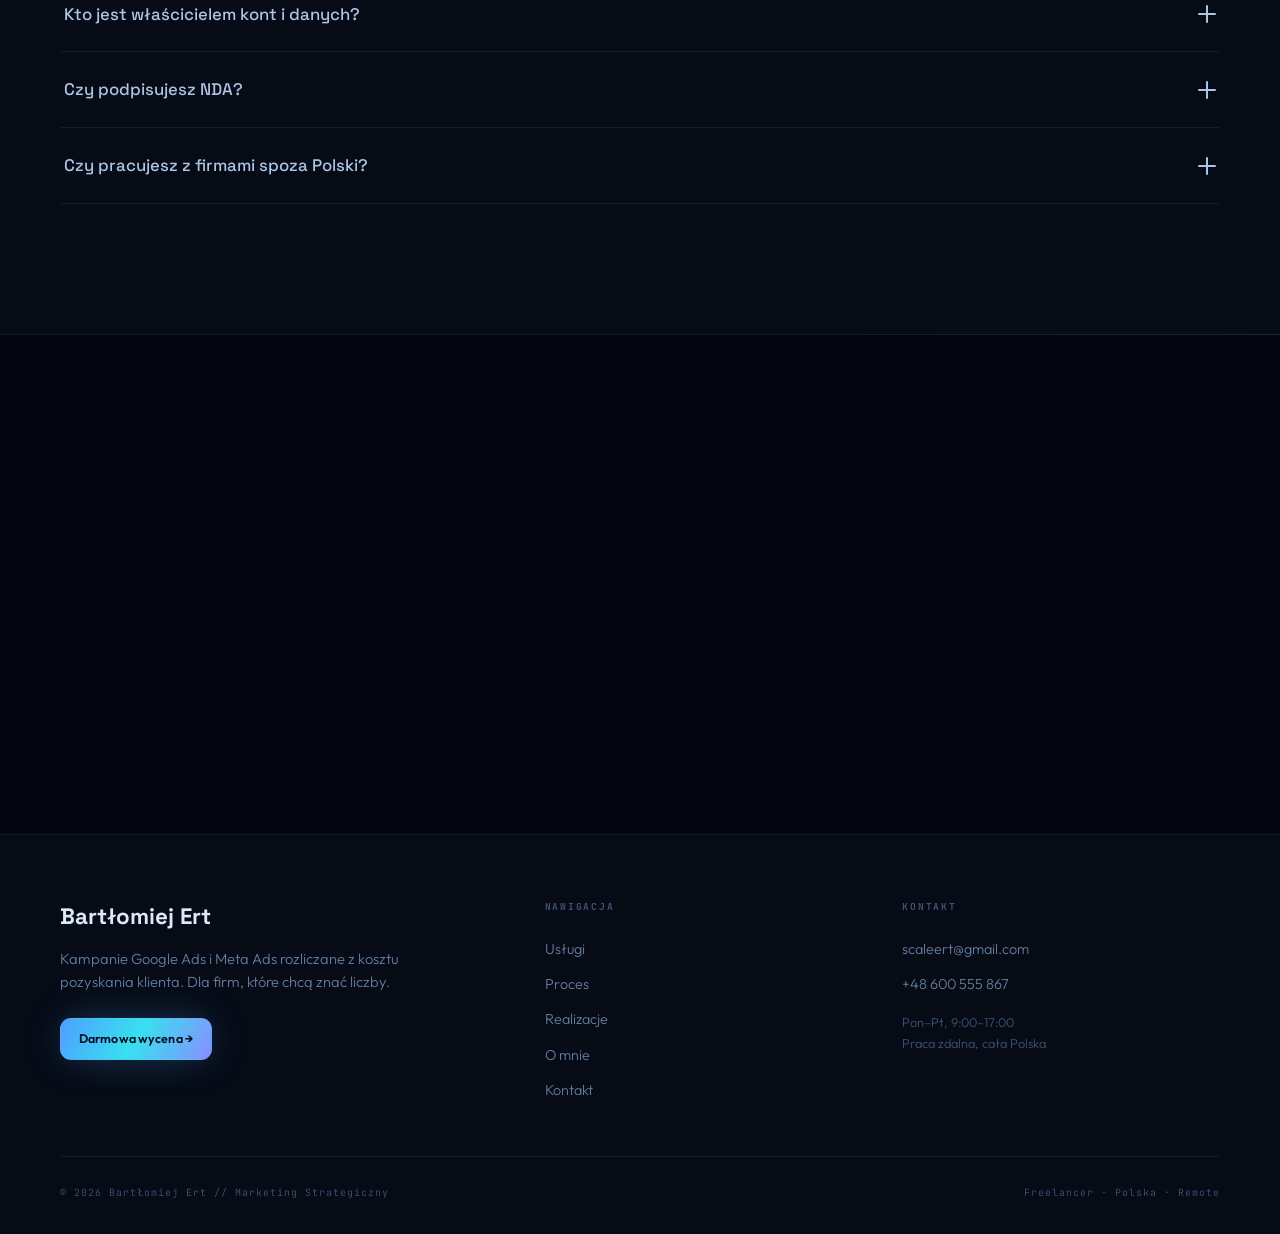
<file: proces/index.html>
<!DOCTYPE html>
<html lang="pl">
<head>
<meta charset="UTF-8">
<meta name="viewport" content="width=device-width, initial-scale=1.0">
<title>Proces współpracy — od rozmowy do wyników | Bartłomiej Ert</title>
<meta name="description" content="Sześć jasnych etapów: bezpłatna konsultacja, audyt, propozycja, konfiguracja pomiaru, start kampanii i optymalizacja. Wiesz, co dzieje się na każdym kroku.">
<link rel="canonical" href="https://hustlerguy.github.io/claude-Portfolio23/proces/">
<meta property="og:type" content="website">
<meta property="og:locale" content="pl_PL">
<meta property="og:title" content="Proces współpracy — od rozmowy do wyników">
<meta property="og:description" content="Sześć jasnych etapów współpracy. Konkretne terminy, warunki i zasady — bez niespodzianek.">
<meta property="og:url" content="https://hustlerguy.github.io/claude-Portfolio23/proces/">
<link rel="icon" href="../favicon.svg" type="image/svg+xml">
<link rel="preconnect" href="https://fonts.googleapis.com">
<link rel="preconnect" href="https://fonts.gstatic.com" crossorigin>
<link href="https://fonts.googleapis.com/css2?family=Space+Grotesk:wght@400;500;600;700&family=Outfit:wght@300;400;500;600;700;800&family=JetBrains+Mono:wght@400;500&display=swap" rel="stylesheet">
<link rel="stylesheet" href="../style.css">
<style>
  .proc-layout { display: grid; grid-template-columns: 1.25fr 0.75fr; gap: clamp(32px,5vw,72px); align-items: start; }
  .timeline { position: relative; padding-left: 46px; }
  .timeline::before { content: ''; position: absolute; left: 15px; top: 6px; bottom: 6px; width: 2px; background: linear-gradient(180deg, var(--azure), var(--cyan), transparent); }
  .tl { position: relative; margin-bottom: 44px; }
  .tl:last-child { margin-bottom: 0; }
  .tl-dot { position: absolute; left: -46px; top: 2px; width: 32px; height: 32px; border-radius: 50%; display: grid; place-items: center;
    background: var(--bg-2); border: 2px solid var(--azure-22); z-index: 2; transition: border-color .35s, box-shadow .35s; }
  .tl-dot i { width: 8px; height: 8px; border-radius: 50%; background: var(--grad-brand); }
  .tl.in .tl-dot { border-color: var(--cyan); box-shadow: 0 0 0 5px var(--azure-06); }
  .tl-num { font-family: var(--mono); font-size: 0.6rem; letter-spacing: 0.2em; text-transform: uppercase; color: var(--cyan); margin-bottom: 8px; }
  .tl h3 { font-family: var(--ff-disp); font-weight: 600; font-size: 1.35rem; letter-spacing: -0.01em; margin-bottom: 10px; }
  .tl p { color: var(--muted); line-height: 1.8; margin-bottom: 14px; max-width: 58ch; }
  .tl p b { color: var(--text-soft); font-weight: 500; }
  .tl .yours { font-size: 0.86rem; color: var(--text-soft); padding: 12px 16px; border-radius: 10px; background: rgba(255,255,255,0.02);
    border-left: 2px solid var(--azure); margin-bottom: 14px; }
  .tl .yours b { font-family: var(--mono); font-size: 0.55rem; letter-spacing: 0.12em; text-transform: uppercase; color: var(--cyan); display: block; margin-bottom: 4px; }

  .aside-sticky { position: sticky; top: calc(var(--nav-h) + 24px); display: grid; gap: 12px; }
  .fact { padding: 24px 26px; }
  .fact .bar { width: 28px; height: 2px; background: var(--grad-line); margin-bottom: 14px; }
  .fact .lbl { font-family: var(--mono); font-size: 0.58rem; letter-spacing: 0.14em; text-transform: uppercase; color: var(--muted-2); margin-bottom: 8px; }
  .fact .val { font-family: var(--ff-disp); font-weight: 600; font-size: 1.6rem; background: var(--grad-text); -webkit-background-clip: text; background-clip: text; -webkit-text-fill-color: transparent; }
  .fact .note { font-size: 0.83rem; color: var(--muted); line-height: 1.65; margin-top: 8px; }

  @media (max-width: 960px){ .proc-layout { grid-template-columns: 1fr; } .aside-sticky { position: static; } }
</style>
</head>
<body>

<a class="skip-link" href="#main">Przejdź do treści</a>

<header class="nav">
  <div class="wrap nav-inner">
    <a class="brand" href="../"><div class="brand-mark"><span>BE</span></div><div class="brand-text"><b>Bartłomiej Ert</b><small>Marketing Strategiczny</small></div></a>
    <nav aria-label="Nawigacja główna"><ul class="nav-links">
      <li><a href="../uslugi/">Usługi</a></li>
      <li><a href="../proces/" class="active" aria-current="page">Proces</a></li>
      <li><a href="../realizacje/">Realizacje</a></li>
      <li><a href="../o-mnie/">O mnie</a></li>
    </ul></nav>
    <div class="nav-actions">
      <a class="btn btn-primary btn-sm" href="../kontakt/" data-magnetic>Darmowa wycena
        <svg viewBox="0 0 24 24" fill="none" stroke="currentColor" stroke-width="2" aria-hidden="true"><path d="M5 12h14M13 6l6 6-6 6"/></svg></a>
      <button class="nav-burger" aria-label="Otwórz menu" aria-expanded="false" aria-controls="mobileMenu"><span></span><span></span><span></span></button>
    </div>
  </div>
</header>
<div class="mobile-menu" id="mobileMenu">
  <a href="../uslugi/">Usługi</a><a href="../proces/">Proces</a><a href="../realizacje/">Realizacje</a><a href="../o-mnie/">O mnie</a>
  <a class="btn btn-primary btn-block" href="../kontakt/">Darmowa wycena →</a>
</div>

<div class="page-hero">
  <div class="wrap">
    <div class="breadcrumb reveal"><a href="../">Start</a><span class="sep">/</span><span class="cur">Proces</span></div>
    <h1 class="page-title reveal d1">Dokładnie wiesz, <span class="grad">co się dzieje</span></h1>
    <p class="page-sub reveal d2">Sześć etapów z konkretnymi terminami. Przy każdym piszę też, czego potrzebuję od Ciebie — żeby nic nie utknęło na „czekam na materiały”.</p>
  </div>
</div>

<main id="main">
  <section class="section" style="padding-top:clamp(48px,7vw,80px)">
    <div class="wrap proc-layout">
      <div class="timeline">
        <div class="tl reveal">
          <div class="tl-dot"><i></i></div><div class="tl-num">Etap 01 · bezpłatnie</div>
          <h3>Rozmowa wstępna</h3>
          <p>30–60 minut zdalnie lub telefonicznie. Pytam o Twoją usługę, marżę, wartość klienta i to, skąd dziś przychodzą zapytania. <b>Nie sprzedaję na tym etapie</b> — zbieram informacje, żeby ocenić, czy w ogóle mogę pomóc.</p>
          <div class="yours"><b>Co potrzebuję od Ciebie</b>Godzina czasu i szczere odpowiedzi o obecnych wynikach — również tych słabych.</div>
          <div class="tags"><span class="tag">30–60 min</span><span class="tag">Bez zobowiązań</span></div>
        </div>

        <div class="tl reveal">
          <div class="tl-dot"><i></i></div><div class="tl-num">Etap 02 · 2–5 dni</div>
          <h3>Audyt i szczera ocena</h3>
          <p>Sprawdzam konta reklamowe, analitykę, stronę i konkurencję. Szukam trzech rzeczy: co marnuje budżet, czego nie mierzysz i gdzie jest największa szansa. Jeśli wyjdzie, że <b>reklama Ci się nie opłaci — powiem to wprost</b>.</p>
          <div class="yours"><b>Co potrzebuję od Ciebie</b>Dostęp „tylko do podglądu” do kont Google Ads, Meta i analityki.</div>
          <div class="tags"><span class="tag">Raport z audytu</span><span class="tag">Analiza konkurencji</span></div>
        </div>

        <div class="tl reveal">
          <div class="tl-dot"><i></i></div><div class="tl-num">Etap 03 · propozycja</div>
          <h3>Plan, cena i wskaźniki</h3>
          <p>Dostajesz jedną stronę z konkretami: co robimy, w jakiej kolejności, ile wynosi wynagrodzenie za obsługę, ile budżet reklamowy i <b>jakie liczby będziemy razem śledzić</b>. Omawiamy, korygujemy, podpisujemy umowę.</p>
          <div class="yours"><b>Co potrzebuję od Ciebie</b>Decyzji i potwierdzenia budżetu, którym realnie chcesz operować.</div>
          <div class="tags"><span class="tag">Zakres</span><span class="tag">KPI</span><span class="tag">Umowa + NDA</span></div>
        </div>

        <div class="tl reveal">
          <div class="tl-dot"><i></i></div><div class="tl-num">Etap 04 · tydzień 1</div>
          <h3>Porządkowanie pomiaru</h3>
          <p>Zanim wydamy pierwszą złotówkę, ustawiam poprawne mierzenie konwersji: formularze, telefony, GA4, Tag Manager i piksele. To najmniej efektowny etap, ale <b>bez niego cała optymalizacja jest zgadywaniem</b>.</p>
          <div class="yours"><b>Co potrzebuję od Ciebie</b>Pełnych dostępów do kont oraz strony i potwierdzenia, co liczymy jako „klienta”.</div>
          <div class="tags"><span class="tag">GA4 / GTM</span><span class="tag">Konwersje</span><span class="tag">Meta Pixel</span></div>
        </div>

        <div class="tl reveal">
          <div class="tl-dot"><i></i></div><div class="tl-num">Etap 05 · tydzień 2</div>
          <h3>Start kampanii</h3>
          <p>Uruchamiam kampanie według ustalonego planu. Pierwsze dwa tygodnie to <b>faza zbierania danych</b> — testujemy grupy odbiorców, teksty i kreacje. W tym czasie koszty bywają wyższe i to jest normalne.</p>
          <div class="yours"><b>Co potrzebuję od Ciebie</b>Szybkiej reakcji na pierwsze zapytania od klientów — to też wpływa na wynik.</div>
          <div class="tags"><span class="tag">Testy A/B</span><span class="tag">Monitoring codzienny</span></div>
        </div>

        <div class="tl reveal">
          <div class="tl-dot"><i></i></div><div class="tl-num">Etap 06 · stale</div>
          <h3>Optymalizacja i raporty</h3>
          <p>Co tydzień wchodzę na konto i wprowadzam korekty: stawki, budżety, wykluczenia, nowe kreacje. Raz w miesiącu dostajesz podsumowanie bez żargonu: <b>ile wydaliśmy, ilu klientów przyszło, co robimy dalej</b>.</p>
          <div class="yours"><b>Co potrzebuję od Ciebie</b>Informacji, które zapytania zamieniły się w realne zlecenia — to zamyka pętlę danych.</div>
          <div class="tags"><span class="tag">Optymalizacja co tydzień</span><span class="tag">Raport co miesiąc</span></div>
        </div>
      </div>

      <aside class="aside-sticky reveal d2">
        <div class="card fact"><div class="bar"></div><div class="lbl">Pierwsze wyniki</div><div class="val">2–4 tyg.</div><div class="note">Pierwsze zapytania zwykle w kilka dni. Stabilny koszt pozyskania klienta po 6–8 tygodniach.</div></div>
        <div class="card fact"><div class="bar"></div><div class="lbl">Minimalny budżet reklamowy</div><div class="val">2 000 zł</div><div class="note">Poniżej tej kwoty nie zbierzemy dość danych do optymalizacji. Rekomendowany start: 3 000–5 000 zł miesięcznie.</div></div>
        <div class="card fact"><div class="bar"></div><div class="lbl">Minimalny okres współpracy</div><div class="val">3 miesiące</div><div class="note">Potem miesięczny okres wypowiedzenia. Konta, dane i historia kampanii zawsze zostają u Ciebie.</div></div>
        <div class="card fact"><div class="bar"></div><div class="lbl">Czas odpowiedzi</div><div class="val">24 godziny</div><div class="note">W dni robocze. Dotyczy też bieżących pytań w trakcie współpracy.</div></div>
        <a class="btn btn-primary btn-block mt-s" href="../kontakt/">Zacznijmy od rozmowy →</a>
      </aside>
    </div>
  </section>

  <!-- FAQ -->
  <section class="section section-alt">
    <div class="wrap">
      <div class="reveal" style="max-width:660px">
        <div class="kicker"><span>FAQ</span></div>
        <h2 class="h-sec">Pytania, które <span class="grad">słyszę najczęściej</span></h2>
        <p class="sub-sec">Jeśli czegoś tu brakuje — napisz. Odpowiadam konkretnie, także wtedy, gdy odpowiedź nie jest dla mnie korzystna.</p>
      </div>
      <div class="faq mt-l reveal">
        <div class="faq-item"><div class="faq-q">Ile to kosztuje?<span class="faq-icon"></span></div><div class="faq-a"><p>Rozliczenie ma dwa osobne składniki: stałe wynagrodzenie za obsługę (moja praca) oraz budżet reklamowy, który w całości trafia do Google lub Meta — nie pobieram z niego prowizji. Wycenę przygotowuję po audycie, bo zakres zależy od liczby kanałów i konkurencyjności rynku. Minimalny budżet reklamowy to 2 000 zł miesięcznie, rekomendowany start 3 000–5 000 zł.</p></div></div>
        <div class="faq-item"><div class="faq-q">Czy gwarantujesz konkretną liczbę klientów?<span class="faq-icon"></span></div><div class="faq-a"><p>Nie i uważam, że nikt uczciwie nie może tego zrobić — na wynik wpływa również Twoja oferta, ceny, strona i to, jak szybko odpowiadasz na zapytania. Gwarantuję natomiast konkretną pracę: poprawny pomiar, cotygodniową optymalizację, comiesięczny raport i pełną przejrzystość wydatków. Jeśli po audycie uznam, że reklama Ci się nie opłaci, powiem to przed podpisaniem umowy.</p></div></div>
        <div class="faq-item"><div class="faq-q">Czy muszę mieć gotowe kreacje i teksty?<span class="faq-icon"></span></div><div class="faq-a"><p>Nie. Teksty reklam przygotowuję sam. Jeśli chodzi o grafiki i wideo — mogę przygotować szczegółowy brief dla Twojego grafika, skoordynować pracę zewnętrznego wykonawcy albo przygotować proste kreacje samodzielnie. Najlepsze wyniki dają zwykle autentyczne zdjęcia i nagrania z Twojej firmy.</p></div></div>
        <div class="faq-item"><div class="faq-q">Dlaczego minimum 3 miesiące?<span class="faq-icon"></span></div><div class="faq-a"><p>Pierwsze dwa tygodnie to zbieranie danych, kolejne — optymalizacja na ich podstawie. Przy krótszym okresie płacisz za etap nauki systemów reklamowych i kończysz dokładnie wtedy, gdy kampania zaczyna działać najlepiej. To byłoby marnowanie Twoich pieniędzy.</p></div></div>
        <div class="faq-item"><div class="faq-q">Kto jest właścicielem kont i danych?<span class="faq-icon"></span></div><div class="faq-a"><p>Ty, zawsze. Kampanie buduję na Twoich kontach reklamowych, a nie na własnym koncie agencyjnym. Po zakończeniu współpracy zostają u Ciebie razem z całą historią danych, ustawieniami i raportami. Przekazuję też dokumentację — bez żadnych warunków i opłat.</p></div></div>
        <div class="faq-item"><div class="faq-q">Czy podpisujesz NDA?<span class="faq-icon"></span></div><div class="faq-a"><p>Tak, standardowo. Dane o Twoich budżetach, marżach i wynikach traktuję jako poufne. Wyniki pokazuję w portfolio wyłącznie za zgodą klienta, a na życzenie anonimizuję nazwę firmy i dane wrażliwe.</p></div></div>
        <div class="faq-item"><div class="faq-q">Czy pracujesz z firmami spoza Polski?<span class="faq-icon"></span></div><div class="faq-a"><p>Tak, pracuję w 100% zdalnie. Komunikacja może odbywać się po polsku lub angielsku. Obsługuję kampanie kierowane na rynek polski oraz zagraniczny.</p></div></div>
      </div>
    </div>
  </section>

  <section class="section" style="padding-top:0;margin-top:clamp(48px,7vw,80px)">
    <div class="wrap">
      <div class="cta-banner reveal">
        <div><div class="kicker"><span>Etap pierwszy</span></div><h3>Zacznijmy od <span class="grad">zwykłej rozmowy</span></h3><p>Bez prezentacji i nacisku na sprzedaż. Po 30 minutach będziesz wiedzieć, czy reklama ma u Ciebie sens.</p></div>
        <div class="cta-actions"><a class="btn btn-primary" href="../kontakt/" data-magnetic>Umów rozmowę →</a><a class="btn btn-ghost" href="tel:+48600555867">+48 600 555 867</a></div>
      </div>
    </div>
  </section>
</main>

<footer class="footer">
  <div class="wrap">
    <div class="footer-top">
      <div class="footer-brand"><b>Bartłomiej Ert</b><p>Kampanie Google Ads i Meta Ads rozliczane z kosztu pozyskania klienta. Dla firm, które chcą znać liczby.</p><div class="mt-s"><a class="btn btn-primary btn-sm" href="../kontakt/">Darmowa wycena →</a></div></div>
      <div class="footer-col"><h4>Nawigacja</h4><a href="../uslugi/">Usługi</a><a href="../proces/">Proces</a><a href="../realizacje/">Realizacje</a><a href="../o-mnie/">O mnie</a><a href="../kontakt/">Kontakt</a></div>
      <div class="footer-col"><h4>Kontakt</h4><a href="mailto:scaleert@gmail.com">scaleert@gmail.com</a><a href="tel:+48600555867">+48 600 555 867</a>
        <p style="font-size:0.8rem;color:var(--muted-2);margin-top:10px;line-height:1.6">Pon–Pt, 9:00–17:00<br>Praca zdalna, cała Polska</p></div>
    </div>
    <div class="footer-bottom">
      <span>© <span data-year>2025</span> Bartłomiej Ert <span class="footer-dot">//</span> Marketing Strategiczny</span>
      <span>Freelancer <span class="footer-dot">·</span> Polska <span class="footer-dot">·</span> Remote</span>
    </div>
  </div>
</footer>

<script type="application/ld+json">
{
  "@context": "https://schema.org",
  "@type": "FAQPage",
  "mainEntity": [
    { "@type": "Question", "name": "Ile kosztuje prowadzenie kampanii reklamowych?",
      "acceptedAnswer": { "@type": "Answer", "text": "Rozliczenie ma dwa osobne składniki: stałe wynagrodzenie za obsługę oraz budżet reklamowy, który w całości trafia do Google lub Meta bez prowizji. Wycena powstaje po audycie. Minimalny budżet reklamowy to 2 000 zł miesięcznie, rekomendowany start 3 000–5 000 zł." } },
    { "@type": "Question", "name": "Czy gwarantujesz konkretną liczbę klientów?",
      "acceptedAnswer": { "@type": "Answer", "text": "Nie. Na wynik wpływa również oferta, ceny, strona i szybkość obsługi zapytań. Gwarantowana jest praca: poprawny pomiar konwersji, cotygodniowa optymalizacja, comiesięczny raport i pełna przejrzystość wydatków." } },
    { "@type": "Question", "name": "Czy muszę mieć gotowe kreacje i teksty reklam?",
      "acceptedAnswer": { "@type": "Answer", "text": "Nie. Teksty reklam przygotowuję samodzielnie. Grafiki i wideo mogę zabriefować u Twojego grafika, skoordynować u zewnętrznego wykonawcy albo przygotować w prostej formie." } },
    { "@type": "Question", "name": "Dlaczego minimalny okres współpracy to 3 miesiące?",
      "acceptedAnswer": { "@type": "Answer", "text": "Pierwsze dwa tygodnie to zbieranie danych, kolejne tygodnie to optymalizacja na ich podstawie. Krótszy okres oznacza opłacenie etapu nauki systemów reklamowych i zakończenie w momencie, gdy kampania zaczyna działać najlepiej." } },
    { "@type": "Question", "name": "Kto jest właścicielem kont reklamowych i danych?",
      "acceptedAnswer": { "@type": "Answer", "text": "Klient. Kampanie budowane są na kontach klienta, nie na koncie agencyjnym. Po zakończeniu współpracy konta, dane, ustawienia i raporty pozostają u klienta wraz z dokumentacją." } },
    { "@type": "Question", "name": "Czy podpisujesz umowę NDA?",
      "acceptedAnswer": { "@type": "Answer", "text": "Tak, standardowo. Dane o budżetach, marżach i wynikach są poufne. Wyniki prezentowane są w portfolio wyłącznie za zgodą klienta, z możliwością anonimizacji." } }
  ]
}
</script>

<script src="../app.js"></script>
</body>
</html>
</file>
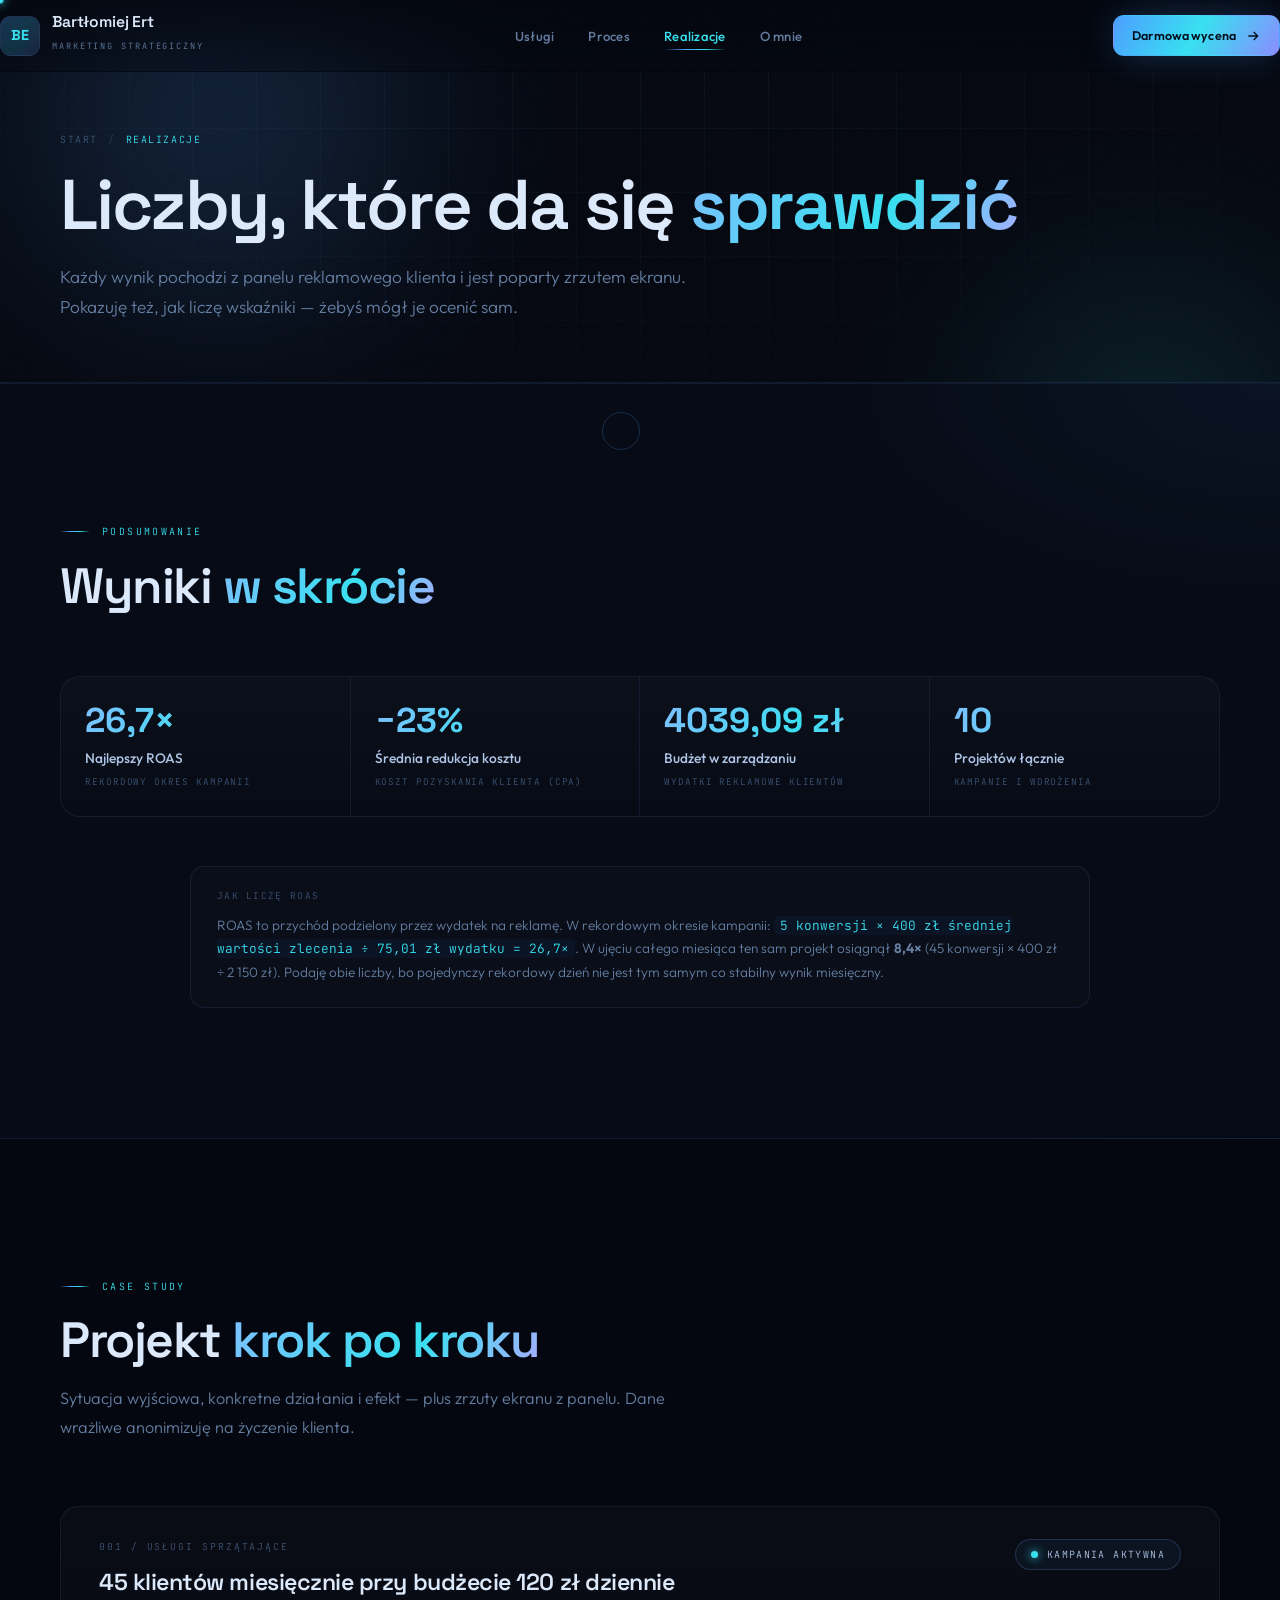
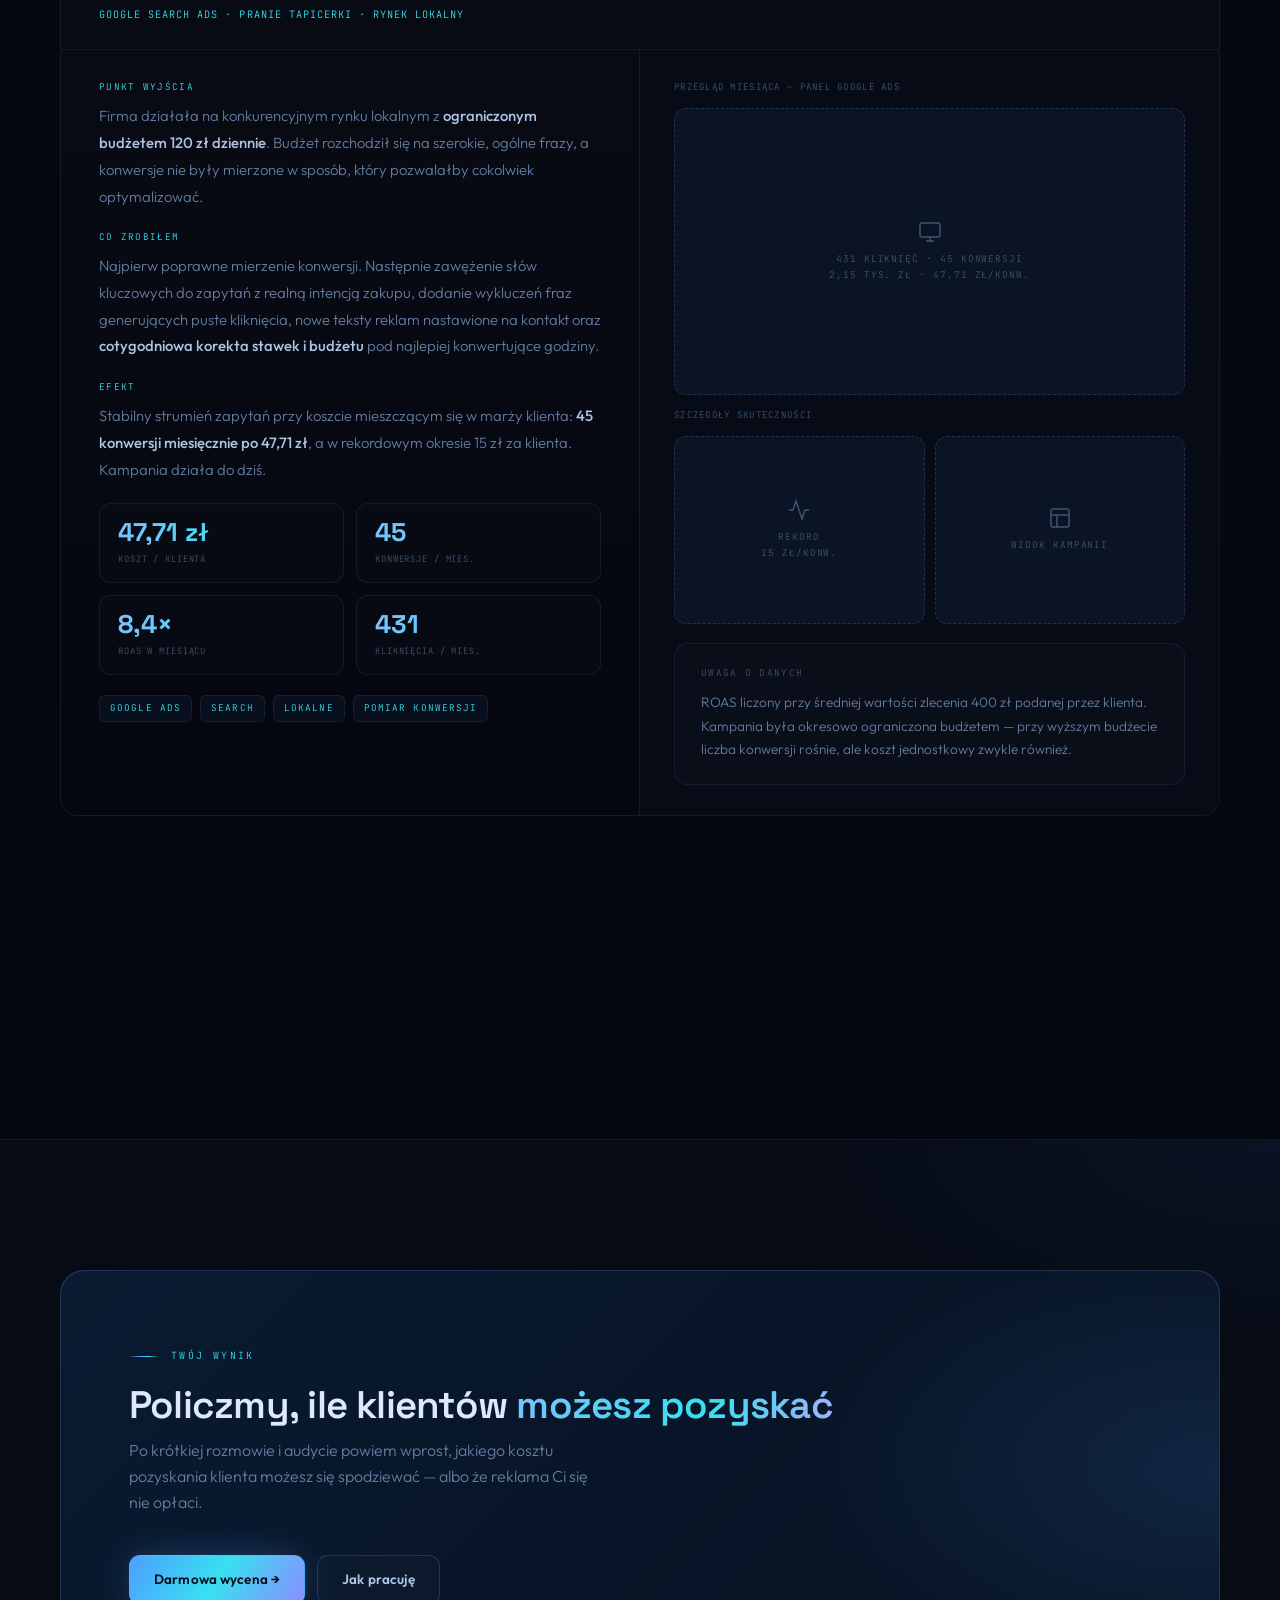
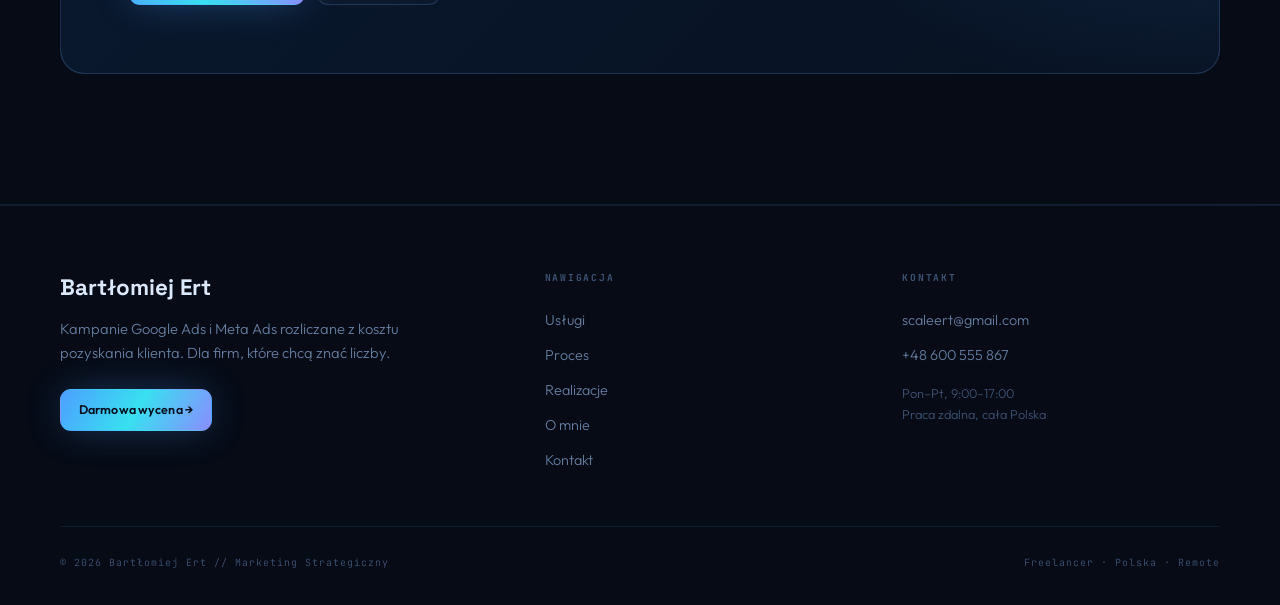
<file: realizacje/index.html>
<!DOCTYPE html>
<html lang="pl">
<head>
<meta charset="UTF-8">
<meta name="viewport" content="width=device-width, initial-scale=1.0">
<title>Realizacje i wyniki — dane z paneli reklamowych | Bartłomiej Ert</title>
<meta name="description" content="Konkretne wyniki kampanii Google Ads: 45 konwersji miesięcznie po 47,71 zł, rekordowo 15 zł za klienta. Każda liczba poparta zrzutem ekranu z panelu.">
<link rel="canonical" href="https://hustlerguy.github.io/claude-Portfolio23/realizacje/">
<meta property="og:type" content="website">
<meta property="og:locale" content="pl_PL">
<meta property="og:title" content="Realizacje i wyniki — dane z paneli reklamowych">
<meta property="og:description" content="45 konwersji miesięcznie po 47,71 zł, rekordowo 15 zł za klienta. Liczby poparte zrzutami ekranu.">
<meta property="og:url" content="https://hustlerguy.github.io/claude-Portfolio23/realizacje/">
<link rel="icon" href="../favicon.svg" type="image/svg+xml">
<link rel="preconnect" href="https://fonts.googleapis.com">
<link rel="preconnect" href="https://fonts.gstatic.com" crossorigin>
<link href="https://fonts.googleapis.com/css2?family=Space+Grotesk:wght@400;500;600;700&family=Outfit:wght@300;400;500;600;700;800&family=JetBrains+Mono:wght@400;500&display=swap" rel="stylesheet">
<link rel="stylesheet" href="../style.css">
<style>
  .case { margin-bottom: 16px; padding: 0; overflow: hidden; }
  .case-top { display: flex; justify-content: space-between; align-items: flex-start; gap: 20px; padding: 32px 38px 26px; border-bottom: 1px solid var(--line); flex-wrap: wrap; }
  .case-num { font-family: var(--mono); font-size: 0.6rem; letter-spacing: 0.2em; text-transform: uppercase; color: var(--muted-2); margin-bottom: 10px; }
  .case-title { font-family: var(--ff-disp); font-weight: 600; font-size: 1.45rem; letter-spacing: -0.02em; margin-bottom: 6px; }
  .case-ind { font-family: var(--mono); font-size: 0.64rem; letter-spacing: 0.1em; text-transform: uppercase; color: var(--cyan); }
  .case-body { display: grid; grid-template-columns: 1fr 1fr; }
  .case-desc { padding: 30px 38px; border-right: 1px solid var(--line); display: flex; flex-direction: column; gap: 20px; }
  .case-block .t { font-family: var(--mono); font-size: 0.58rem; letter-spacing: 0.14em; text-transform: uppercase; color: var(--cyan); margin-bottom: 8px; }
  .case-block p { color: var(--muted); line-height: 1.8; font-size: 0.93rem; }
  .case-block p b { color: var(--text-soft); font-weight: 500; }
  .case-metrics { display: grid; grid-template-columns: 1fr 1fr; gap: 12px; }
  .cm { border: 1px solid var(--line); border-radius: 12px; padding: 16px 18px; background: rgba(255,255,255,0.012); }
  .cm .v { font-family: var(--ff-disp); font-weight: 700; font-size: 1.6rem; background: var(--grad-text); -webkit-background-clip: text; background-clip: text; -webkit-text-fill-color: transparent; line-height: 1; }
  .cm .l { font-family: var(--mono); font-size: 0.55rem; letter-spacing: 0.1em; text-transform: uppercase; color: var(--muted-2); margin-top: 6px; }
  .case-media { padding: 30px 34px; background: var(--bg-1); display: flex; flex-direction: column; gap: 13px; }
  .media-lbl { font-family: var(--mono); font-size: 0.57rem; letter-spacing: 0.14em; text-transform: uppercase; color: var(--muted-2); }
  .slot { width: 100%; aspect-ratio: 16/9; border-radius: 12px; border: 1px dashed var(--line-2); background: var(--bg-3);
    display: flex; flex-direction: column; align-items: center; justify-content: center; gap: 8px; position: relative; overflow: hidden; transition: border-color .3s, background .3s; }
  .slot:hover { border-color: var(--cyan); }
  .slot img { position: absolute; inset: 0; width: 100%; height: 100%; object-fit: cover; object-position: top left; display: none; }
  .slot.has-image img { display: block; }
  .slot.has-image .ico, .slot.has-image .st { display: none; }
  .slot .ico { color: var(--muted-2); } .slot .ico svg { width: 24px; height: 24px; }
  .slot .st { font-family: var(--mono); font-size: 0.58rem; letter-spacing: 0.1em; text-transform: uppercase; color: var(--muted-2); text-align: center; line-height: 1.7; padding: 0 12px; }
  .slot.sm { aspect-ratio: 4/3; }
  .slots-2 { display: grid; grid-template-columns: 1fr 1fr; gap: 10px; }

  .method { padding: 22px 26px; border-radius: 14px; background: rgba(255,255,255,0.014); border: 1px solid var(--line); margin-top: 18px; }
  .method .t { font-family: var(--mono); font-size: 0.58rem; letter-spacing: 0.14em; text-transform: uppercase; color: var(--muted-2); margin-bottom: 10px; }
  .method p { font-size: 0.85rem; color: var(--muted); line-height: 1.75; }
  .method code { font-family: var(--mono); font-size: 0.8rem; color: var(--cyan); background: var(--bg-3); padding: 1px 6px; border-radius: 5px; }

  @media (max-width: 900px){ .case-body { grid-template-columns: 1fr; } .case-desc { border-right: none; border-bottom: 1px solid var(--line); } .case-top,.case-desc,.case-media { padding: 24px; } }
</style>
</head>
<body>

<a class="skip-link" href="#main">Przejdź do treści</a>

<header class="nav">
  <div class="wrap nav-inner">
    <a class="brand" href="../"><div class="brand-mark"><span>BE</span></div><div class="brand-text"><b>Bartłomiej Ert</b><small>Marketing Strategiczny</small></div></a>
    <nav aria-label="Nawigacja główna"><ul class="nav-links">
      <li><a href="../uslugi/">Usługi</a></li>
      <li><a href="../proces/">Proces</a></li>
      <li><a href="../realizacje/" class="active" aria-current="page">Realizacje</a></li>
      <li><a href="../o-mnie/">O mnie</a></li>
    </ul></nav>
    <div class="nav-actions">
      <a class="btn btn-primary btn-sm" href="../kontakt/" data-magnetic>Darmowa wycena
        <svg viewBox="0 0 24 24" fill="none" stroke="currentColor" stroke-width="2" aria-hidden="true"><path d="M5 12h14M13 6l6 6-6 6"/></svg></a>
      <button class="nav-burger" aria-label="Otwórz menu" aria-expanded="false" aria-controls="mobileMenu"><span></span><span></span><span></span></button>
    </div>
  </div>
</header>
<div class="mobile-menu" id="mobileMenu">
  <a href="../uslugi/">Usługi</a><a href="../proces/">Proces</a><a href="../realizacje/">Realizacje</a><a href="../o-mnie/">O mnie</a>
  <a class="btn btn-primary btn-block" href="../kontakt/">Darmowa wycena →</a>
</div>

<div class="page-hero">
  <div class="wrap">
    <div class="breadcrumb reveal"><a href="../">Start</a><span class="sep">/</span><span class="cur">Realizacje</span></div>
    <h1 class="page-title reveal d1">Liczby, które da się <span class="grad">sprawdzić</span></h1>
    <p class="page-sub reveal d2">Każdy wynik pochodzi z panelu reklamowego klienta i jest poparty zrzutem ekranu. Pokazuję też, jak liczę wskaźniki — żebyś mógł je ocenić sam.</p>
  </div>
</div>

<main id="main">
  <!-- SUMMARY -->
  <section class="section section-alt">
    <div class="wrap">
      <div class="reveal" style="max-width:660px"><div class="kicker"><span>Podsumowanie</span></div><h2 class="h-sec">Wyniki <span class="grad">w skrócie</span></h2></div>
      <div class="proof-bar mt-l reveal">
        <div class="proof-item">
          <div class="v" data-count="26.7" data-suffix="×">0×</div>
          <div class="l">Najlepszy ROAS</div>
          <div class="s">Rekordowy okres kampanii</div>
        </div>
        <div class="proof-item">
          <div class="v" data-count="23" data-prefix="−" data-suffix="%">0%</div>
          <div class="l">Średnia redukcja kosztu</div>
          <div class="s">Koszt pozyskania klienta (CPA)</div>
        </div>
        <div class="proof-item">
          <div class="v" data-count="4039.09" data-suffix=" zł">0 zł</div>
          <div class="l">Budżet w zarządzaniu</div>
          <div class="s">Wydatki reklamowe klientów</div>
        </div>
        <div class="proof-item">
          <div class="v" data-count="10" data-suffix="">0</div>
          <div class="l">Projektów łącznie</div>
          <div class="s">Kampanie i wdrożenia</div>
        </div>
      </div>
      <div class="proof-src reveal">
        <svg viewBox="0 0 24 24" fill="none" stroke="currentColor" stroke-width="2" aria-hidden="true"><path d="M20 6 9 17l-5-5"/></svg>
        Źródło: panele Google Ads i Meta Ads klientów
      </div>
      <div class="method reveal" style="max-width:900px;margin-left:auto;margin-right:auto">
        <div class="t">Jak liczę ROAS</div>
        <p>ROAS to przychód podzielony przez wydatek na reklamę. W rekordowym okresie kampanii: <code>5 konwersji × 400 zł średniej wartości zlecenia ÷ 75,01 zł wydatku = 26,7×</code>. W ujęciu całego miesiąca ten sam projekt osiągnął <b>8,4×</b> (45 konwersji × 400 zł ÷ 2 150 zł). Podaję obie liczby, bo pojedynczy rekordowy dzień nie jest tym samym co stabilny wynik miesięczny.</p>
      </div>
    </div>
  </section>

  <!-- CASE STUDIES -->
  <section class="section">
    <div class="wrap">
      <div class="reveal" style="max-width:660px"><div class="kicker"><span>Case study</span></div><h2 class="h-sec">Projekt <span class="grad">krok po kroku</span></h2><p class="sub-sec">Sytuacja wyjściowa, konkretne działania i efekt — plus zrzuty ekranu z panelu. Dane wrażliwe anonimizuję na życzenie klienta.</p></div>

      <!-- CASE 001 -->
      <article class="card case reveal mt-l">
        <div class="case-top">
          <div>
            <div class="case-num">001 / Usługi sprzątające</div>
            <div class="case-title">45 klientów miesięcznie przy budżecie 120 zł dziennie</div>
            <div class="case-ind">Google Search Ads · pranie tapicerki · rynek lokalny</div>
          </div>
          <span class="pill"><span class="dot"></span>Kampania aktywna</span>
        </div>
        <div class="case-body">
          <div class="case-desc">
            <div class="case-block">
              <div class="t">Punkt wyjścia</div>
              <p>Firma działała na konkurencyjnym rynku lokalnym z <b>ograniczonym budżetem 120 zł dziennie</b>. Budżet rozchodził się na szerokie, ogólne frazy, a konwersje nie były mierzone w sposób, który pozwalałby cokolwiek optymalizować.</p>
            </div>
            <div class="case-block">
              <div class="t">Co zrobiłem</div>
              <p>Najpierw poprawne mierzenie konwersji. Następnie zawężenie słów kluczowych do zapytań z realną intencją zakupu, dodanie wykluczeń fraz generujących puste kliknięcia, nowe teksty reklam nastawione na kontakt oraz <b>cotygodniowa korekta stawek i budżetu</b> pod najlepiej konwertujące godziny.</p>
            </div>
            <div class="case-block">
              <div class="t">Efekt</div>
              <p>Stabilny strumień zapytań przy koszcie mieszczącym się w marży klienta: <b>45 konwersji miesięcznie po 47,71 zł</b>, a w rekordowym okresie 15 zł za klienta. Kampania działa do dziś.</p>
            </div>
            <div class="case-metrics">
              <div class="cm"><div class="v">47,71 zł</div><div class="l">Koszt / klienta</div></div>
              <div class="cm"><div class="v">45</div><div class="l">Konwersje / mies.</div></div>
              <div class="cm"><div class="v">8,4×</div><div class="l">ROAS w miesiącu</div></div>
              <div class="cm"><div class="v">431</div><div class="l">Kliknięcia / mies.</div></div>
            </div>
            <div class="tags"><span class="tag">Google Ads</span><span class="tag">Search</span><span class="tag">Lokalne</span><span class="tag">Pomiar konwersji</span></div>
          </div>
          <div class="case-media">
            <div class="media-lbl">Przegląd miesiąca — panel Google Ads</div>
            <div class="slot">
              <img src="../img/gads-marzec-2026.png" alt="Panel Google Ads: 431 kliknięć, 45 konwersji, 2,15 tys. zł kosztu, 47,71 zł za konwersję" loading="lazy" onload="this.closest('.slot').classList.add('has-image')">
              <div class="ico"><svg viewBox="0 0 24 24" fill="none" stroke="currentColor" stroke-width="1.5" aria-hidden="true"><rect x="2" y="3" width="20" height="14" rx="2"/><path d="M8 21h8M12 17v4"/></svg></div>
              <div class="st">431 kliknięć · 45 konwersji<br>2,15 tys. zł · 47,71 zł/konw.</div>
            </div>
            <div class="media-lbl">Szczegóły skuteczności</div>
            <div class="slots-2">
              <div class="slot sm">
                <img src="../img/gads-czerwiec-2026.png" alt="Panel Google Ads: rekordowy okres — 5 konwersji, 75,01 zł kosztu, 15,00 zł za konwersję" loading="lazy" onload="this.closest('.slot').classList.add('has-image')">
                <div class="ico"><svg viewBox="0 0 24 24" fill="none" stroke="currentColor" stroke-width="1.5" aria-hidden="true"><polyline points="22 12 18 12 15 21 9 3 6 12 2 12"/></svg></div>
                <div class="st">Rekord<br>15 zł/konw.</div>
              </div>
              <div class="slot sm">
                <img src="../img/gads-przeglad.png" alt="Panel Google Ads: widok przeglądu kampanii wyszukiwania" loading="lazy" onload="this.closest('.slot').classList.add('has-image')">
                <div class="ico"><svg viewBox="0 0 24 24" fill="none" stroke="currentColor" stroke-width="1.5" aria-hidden="true"><rect x="3" y="3" width="18" height="18" rx="2"/><path d="M3 9h18M9 21V9"/></svg></div>
                <div class="st">Widok kampanii</div>
              </div>
            </div>
            <div class="method" style="margin-top:6px">
              <div class="t">Uwaga o danych</div>
              <p>ROAS liczony przy średniej wartości zlecenia 400 zł podanej przez klienta. Kampania była okresowo ograniczona budżetem — przy wyższym budżecie liczba konwersji rośnie, ale koszt jednostkowy zwykle również.</p>
            </div>
          </div>
        </div>
      </article>

      <!--
        SZABLON NOWEJ REALIZACJI
        Skopiuj blok <article class="card case reveal"> powyżej i podmień:
        1. .case-num / .case-title / .case-ind
        2. Trzy bloki .case-block (Punkt wyjścia / Co zrobiłem / Efekt)
        3. Cztery metryki .cm (.v = liczba, .l = opis)
        4. Zrzuty: wgraj plik do folderu /img/ i ustaw src="../img/NAZWA.png"
           Kafel pokaże obraz automatycznie po wczytaniu (atrybut onload).
      -->

      <div class="center mt-l reveal">
        <p class="sub-sec mx-auto" style="margin-bottom:22px">Chcesz zobaczyć wyniki z branży podobnej do Twojej? Napisz — pokażę, co jest realne przy Twoim budżecie.</p>
        <a class="btn btn-primary" href="../kontakt/" data-magnetic>Zapytaj o wyniki z Twojej branży →</a>
      </div>
    </div>
  </section>

  <section class="section section-alt">
    <div class="wrap">
      <div class="cta-banner reveal">
        <div><div class="kicker"><span>Twój wynik</span></div><h3>Policzmy, ile klientów <span class="grad">możesz pozyskać</span></h3><p>Po krótkiej rozmowie i audycie powiem wprost, jakiego kosztu pozyskania klienta możesz się spodziewać — albo że reklama Ci się nie opłaci.</p></div>
        <div class="cta-actions"><a class="btn btn-primary" href="../kontakt/" data-magnetic>Darmowa wycena →</a><a class="btn btn-ghost" href="../proces/">Jak pracuję</a></div>
      </div>
    </div>
  </section>
</main>

<footer class="footer">
  <div class="wrap">
    <div class="footer-top">
      <div class="footer-brand"><b>Bartłomiej Ert</b><p>Kampanie Google Ads i Meta Ads rozliczane z kosztu pozyskania klienta. Dla firm, które chcą znać liczby.</p><div class="mt-s"><a class="btn btn-primary btn-sm" href="../kontakt/">Darmowa wycena →</a></div></div>
      <div class="footer-col"><h4>Nawigacja</h4><a href="../uslugi/">Usługi</a><a href="../proces/">Proces</a><a href="../realizacje/">Realizacje</a><a href="../o-mnie/">O mnie</a><a href="../kontakt/">Kontakt</a></div>
      <div class="footer-col"><h4>Kontakt</h4><a href="mailto:scaleert@gmail.com">scaleert@gmail.com</a><a href="tel:+48600555867">+48 600 555 867</a>
        <p style="font-size:0.8rem;color:var(--muted-2);margin-top:10px;line-height:1.6">Pon–Pt, 9:00–17:00<br>Praca zdalna, cała Polska</p></div>
    </div>
    <div class="footer-bottom">
      <span>© <span data-year>2025</span> Bartłomiej Ert <span class="footer-dot">//</span> Marketing Strategiczny</span>
      <span>Freelancer <span class="footer-dot">·</span> Polska <span class="footer-dot">·</span> Remote</span>
    </div>
  </div>
</footer>

<script src="../app.js"></script>
</body>
</html>
</file>
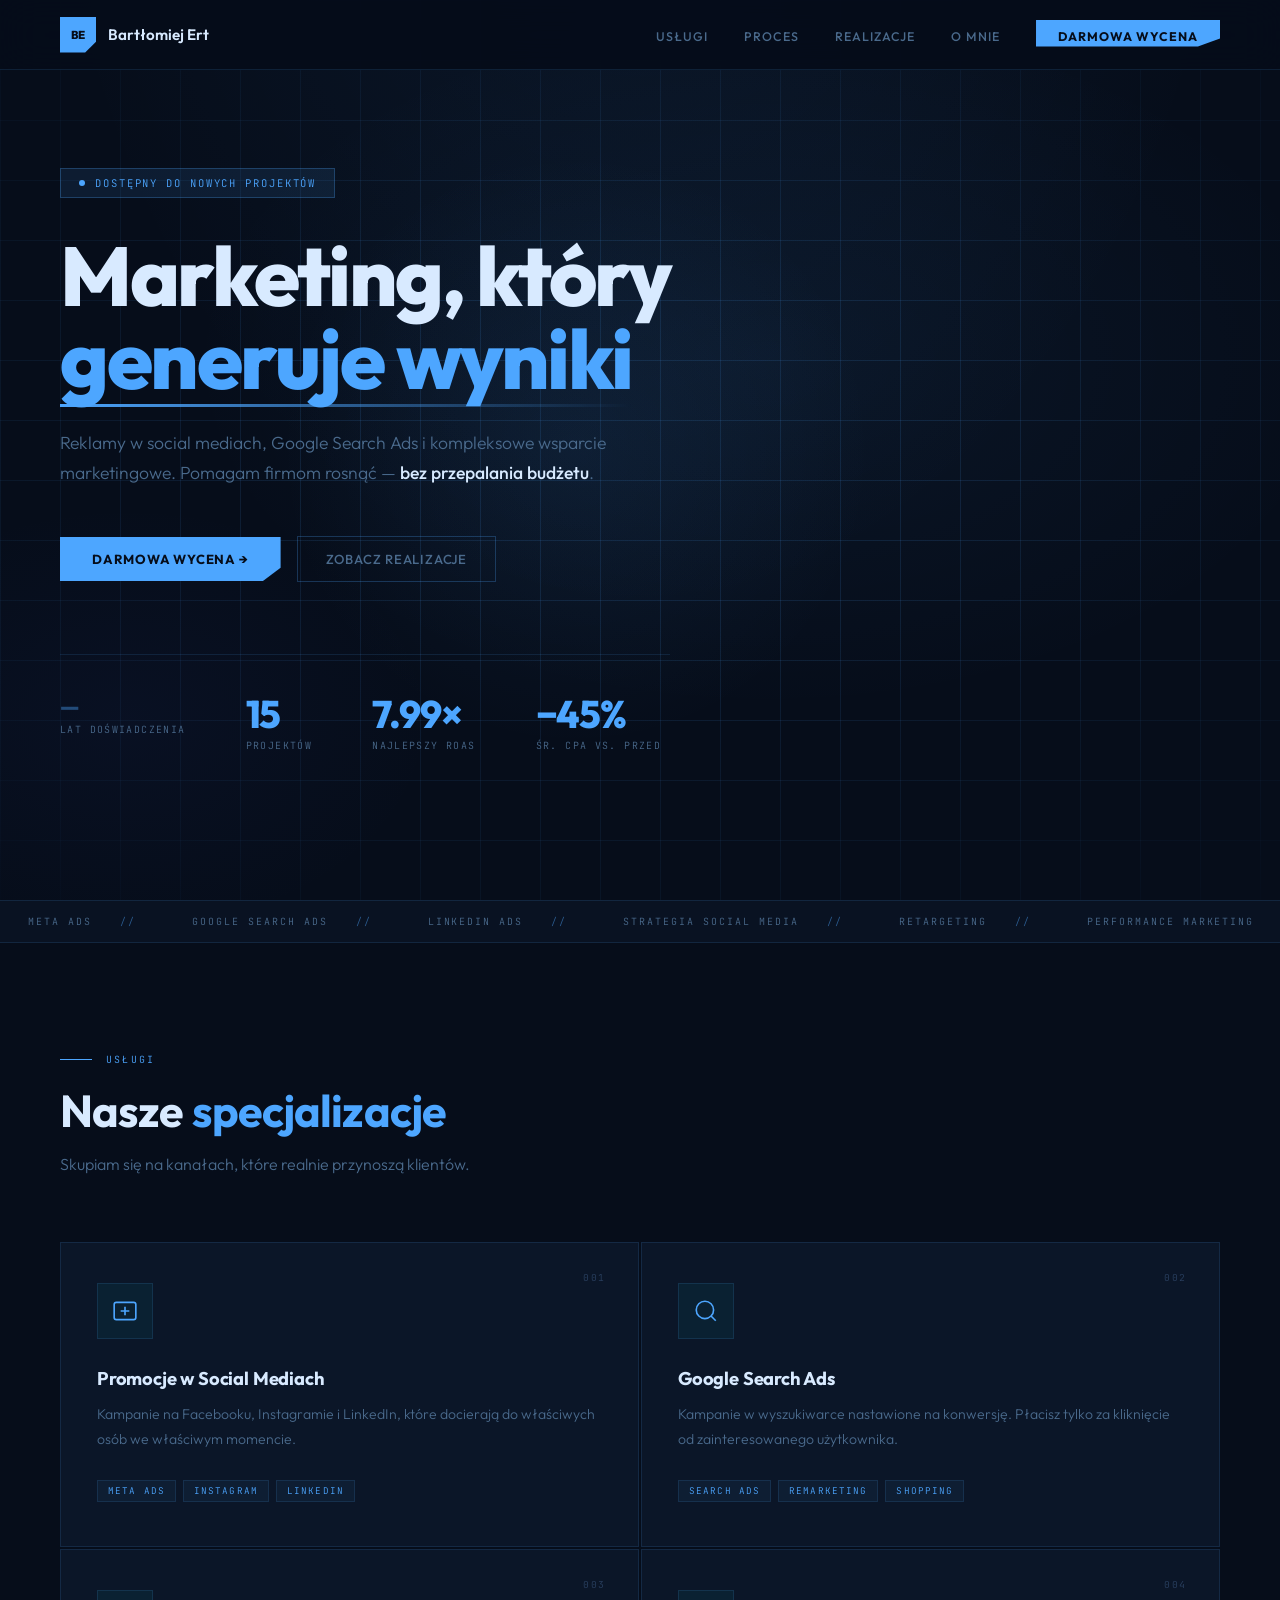
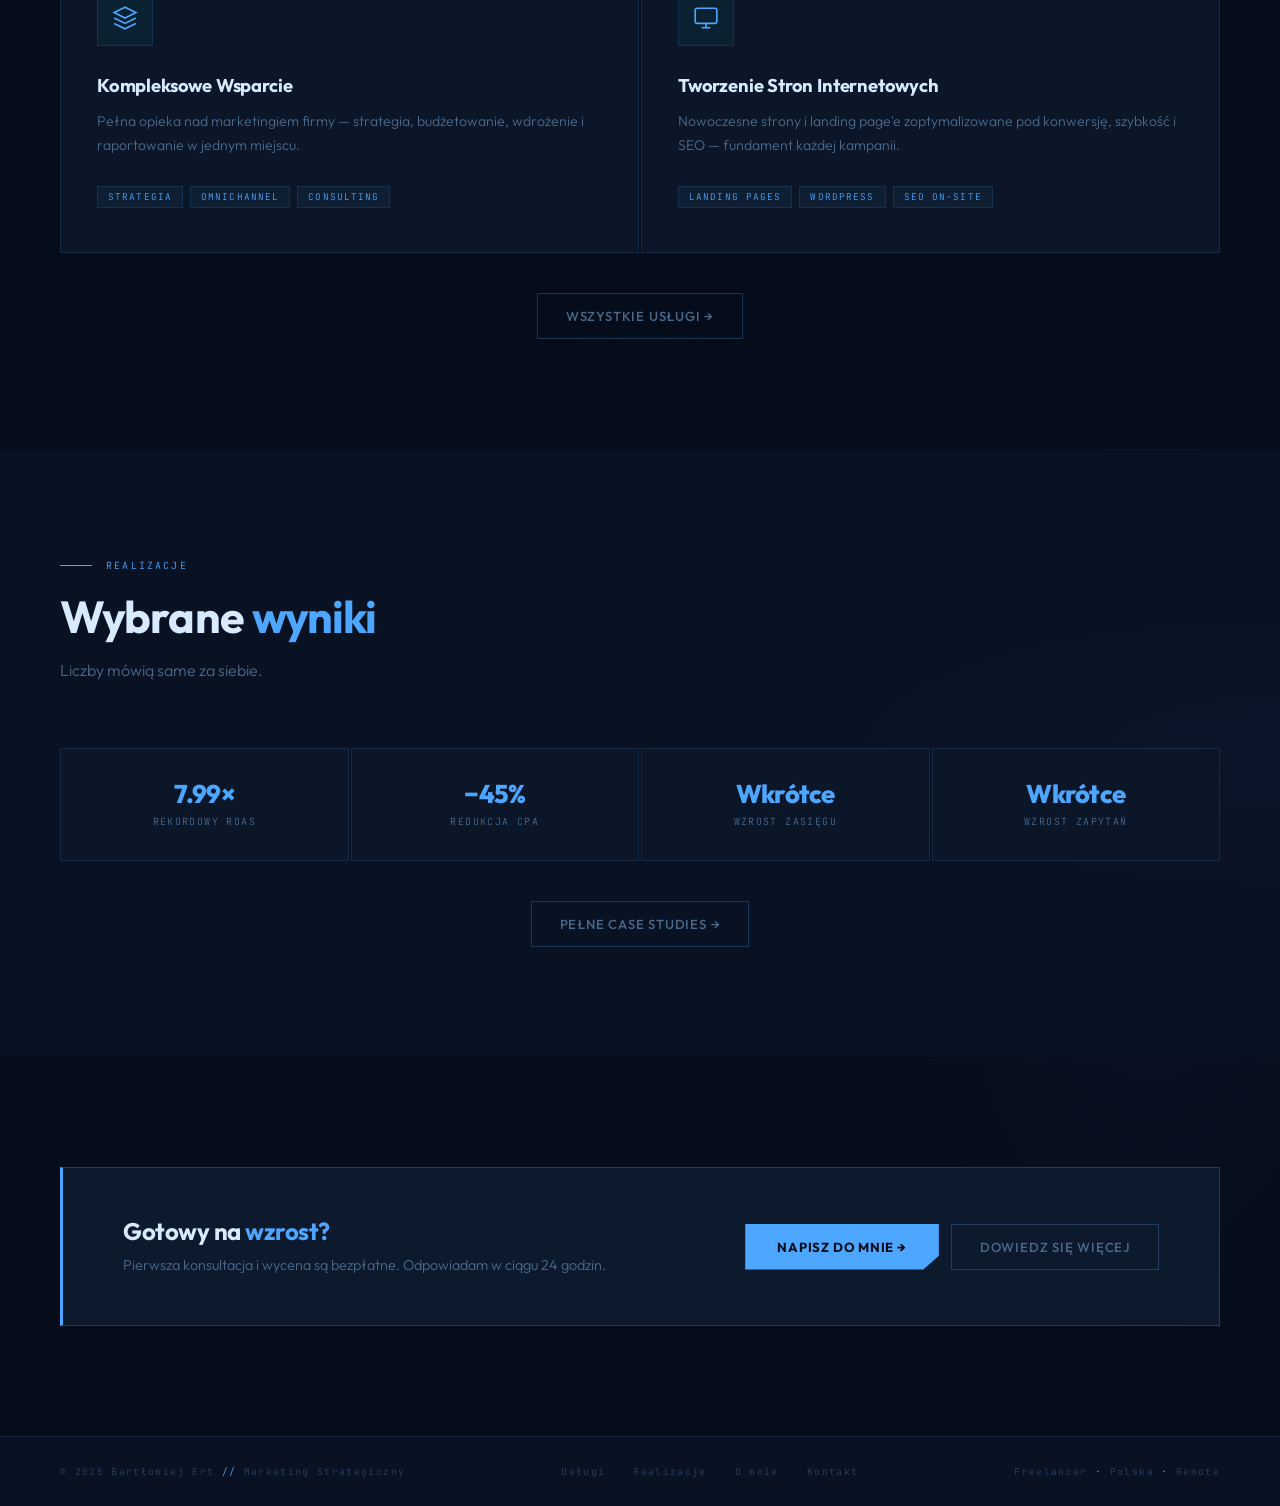
<file: site/index.html>
<!DOCTYPE html>
<html lang="pl">
<head>
<meta charset="UTF-8">
<meta name="viewport" content="width=device-width, initial-scale=1.0">
<title>Bartłomiej Ert — Marketing Strategiczny</title>
<link rel="preconnect" href="https://fonts.googleapis.com">
<link href="https://fonts.googleapis.com/css2?family=Outfit:wght@300;400;500;600;700;800&family=JetBrains+Mono:wght@300;400&display=swap" rel="stylesheet">
<link rel="stylesheet" href="style.css">
<style>
  /* HERO GŁÓWNA */
  #hero { min-height:100vh; display:flex; align-items:center; padding:100px 60px 80px; position:relative; overflow:hidden;
    background: radial-gradient(ellipse 70% 60% at 60% 40%, rgba(77,166,255,0.06) 0%, transparent 65%),
                radial-gradient(ellipse 40% 40% at 10% 80%, rgba(60,80,200,0.05) 0%, transparent 60%);
  }
  .hero-grid { position:absolute; inset:0; pointer-events:none; background-image:linear-gradient(var(--border) 1px,transparent 1px),linear-gradient(90deg,var(--border) 1px,transparent 1px); background-size:60px 60px; mask-image:radial-gradient(ellipse 80% 70% at 50% 50%,black 30%,transparent 100%); }
  .hero-glow { position:absolute; width:600px; height:600px; border-radius:50%; background:radial-gradient(circle,rgba(77,166,255,0.07) 0%,transparent 70%); top:50%; left:45%; transform:translate(-50%,-50%); pointer-events:none; animation:glowPulse 6s ease-in-out infinite; }
  .hero-inner { position:relative; z-index:2; max-width:900px; }
  .hero-badge { display:inline-flex; align-items:center; gap:10px; border:1px solid var(--border2); background:var(--cyan-dim); padding:7px 18px; margin-bottom:36px; opacity:0; animation:slideIn 0.8s ease 0.2s forwards; }
  .hero-badge-dot { width:6px; height:6px; border-radius:50%; background:var(--cyan); animation:blink 2s ease-in-out infinite; }
  .hero-badge span { font-family:var(--mono); font-size:0.66rem; letter-spacing:0.18em; text-transform:uppercase; color:var(--cyan); }
  .hero-h1 { font-size:clamp(3rem,6.5vw,6rem); font-weight:800; line-height:1.0; letter-spacing:-0.03em; color:var(--text); margin-bottom:28px; opacity:0; animation:slideIn 0.9s ease 0.4s forwards; }
  .hero-h1 .accent { color:var(--cyan); position:relative; }
  .hero-h1 .accent::after { content:''; position:absolute; bottom:4px; left:0; right:0; height:3px; background:linear-gradient(90deg,var(--cyan),transparent); }
  .hero-sub { font-size:1.1rem; font-weight:300; line-height:1.7; color:var(--muted); max-width:560px; margin-bottom:48px; opacity:0; animation:slideIn 0.9s ease 0.6s forwards; }
  .hero-sub strong { color:var(--text); font-weight:500; }
  .hero-actions { display:flex; gap:16px; align-items:center; opacity:0; animation:slideIn 0.9s ease 0.8s forwards; }
  .hero-metrics { display:flex; gap:60px; margin-top:72px; padding-top:40px; border-top:1px solid var(--border); opacity:0; animation:slideIn 0.9s ease 1s forwards; }
  .metric-val { font-size:2.4rem; font-weight:800; color:var(--cyan); letter-spacing:-0.03em; line-height:1; }
  .metric-label { font-family:var(--mono); font-size:0.62rem; letter-spacing:0.14em; text-transform:uppercase; color:var(--muted); margin-top:6px; }
  @media(max-width:900px){
    #hero{padding:90px 24px 60px}
    .hero-metrics{gap:28px;flex-wrap:wrap}
  }
</style>
</head>
<body>

<nav>
  <a class="nav-logo" href="/">
    <div class="nav-logo-icon"><span>BE</span></div>
    <span class="nav-logo-text">Bartłomiej Ert</span>
  </a>
  <ul class="nav-links">
    <li><a href="/uslugi/">Usługi</a></li>
    <li><a href="/proces/">Proces</a></li>
    <li><a href="/realizacje/">Realizacje</a></li>
    <li><a href="/o-mnie/">O mnie</a></li>
    <li><a href="/kontakt/" class="nav-cta">Darmowa wycena</a></li>
  </ul>
</nav>

<section id="hero">
  <div class="hero-grid"></div>
  <div class="hero-glow"></div>
  <div class="hero-inner">
    <div class="hero-badge">
      <div class="hero-badge-dot"></div>
      <span>Dostępny do nowych projektów</span>
    </div>
    <h1 class="hero-h1">Marketing, który<br><span class="accent">generuje wyniki</span></h1>
    <p class="hero-sub">Reklamy w social mediach, Google Search Ads i kompleksowe wsparcie marketingowe. Pomagam firmom rosnąć — <strong>bez przepalania budżetu</strong>.</p>
    <div class="hero-actions">
      <a href="/kontakt/" class="btn-primary">Darmowa wycena →</a>
      <a href="/realizacje/" class="btn-ghost">Zobacz realizacje</a>
    </div>
    <div class="hero-metrics">
      <div><div class="metric-val" style="font-size:1.4rem;opacity:0.4;">—</div><div class="metric-label">Lat doświadczenia</div></div>
      <div><div class="metric-val">15</div><div class="metric-label">Projektów</div></div>
      <div><div class="metric-val">7.99×</div><div class="metric-label">Najlepszy ROAS</div></div>
      <div><div class="metric-val">−45%</div><div class="metric-label">Śr. CPA vs. przed</div></div>
    </div>
  </div>
</section>

<div class="ticker">
  <div class="ticker-track">
    <div class="ticker-item">Meta Ads</div><div class="ticker-item">Google Search Ads</div><div class="ticker-item">LinkedIn Ads</div><div class="ticker-item">Strategia Social Media</div><div class="ticker-item">Retargeting</div><div class="ticker-item">Performance Marketing</div><div class="ticker-item">Remarketing</div><div class="ticker-item">Brand Awareness</div>
    <div class="ticker-item">Meta Ads</div><div class="ticker-item">Google Search Ads</div><div class="ticker-item">LinkedIn Ads</div><div class="ticker-item">Strategia Social Media</div><div class="ticker-item">Retargeting</div><div class="ticker-item">Performance Marketing</div><div class="ticker-item">Remarketing</div><div class="ticker-item">Brand Awareness</div>
  </div>
</div>

<!-- USŁUGI PREVIEW -->
<section class="section">
  <div class="s-label reveal"><div class="s-label-line"></div><span>Usługi</span></div>
  <h2 class="s-title reveal">Nasze <span class="acc">specjalizacje</span></h2>
  <p class="s-sub reveal">Skupiam się na kanałach, które realnie przynoszą klientów.</p>
  <div class="svc-grid-2" style="margin-bottom:40px;">
    <div class="svc-card reveal d1">
      <span class="svc-num">001</span>
      <div class="svc-icon-wrap">
        <svg class="svc-icon" viewBox="0 0 24 24" fill="none" stroke="currentColor" stroke-width="1.5"><rect x="2" y="4" width="20" height="16" rx="2"/><path d="M8 12h8M12 8v8"/></svg>
      </div>
      <h3 class="svc-title">Promocje w Social Mediach</h3>
      <p class="svc-desc">Kampanie na Facebooku, Instagramie i LinkedIn, które docierają do właściwych osób we właściwym momencie.</p>
      <div class="svc-tags"><span class="svc-tag">Meta Ads</span><span class="svc-tag">Instagram</span><span class="svc-tag">LinkedIn</span></div>
    </div>
    <div class="svc-card reveal d2">
      <span class="svc-num">002</span>
      <div class="svc-icon-wrap">
        <svg class="svc-icon" viewBox="0 0 24 24" fill="none" stroke="currentColor" stroke-width="1.5"><circle cx="11" cy="11" r="8"/><path d="m21 21-4.35-4.35"/></svg>
      </div>
      <h3 class="svc-title">Google Search Ads</h3>
      <p class="svc-desc">Kampanie w wyszukiwarce nastawione na konwersję. Płacisz tylko za kliknięcie od zainteresowanego użytkownika.</p>
      <div class="svc-tags"><span class="svc-tag">Search Ads</span><span class="svc-tag">Remarketing</span><span class="svc-tag">Shopping</span></div>
    </div>
    <div class="svc-card reveal d3">
      <span class="svc-num">003</span>
      <div class="svc-icon-wrap">
        <svg class="svc-icon" viewBox="0 0 24 24" fill="none" stroke="currentColor" stroke-width="1.5"><path d="M12 2L2 7l10 5 10-5-10-5z"/><path d="M2 17l10 5 10-5"/><path d="M2 12l10 5 10-5"/></svg>
      </div>
      <h3 class="svc-title">Kompleksowe Wsparcie</h3>
      <p class="svc-desc">Pełna opieka nad marketingiem firmy — strategia, budżetowanie, wdrożenie i raportowanie w jednym miejscu.</p>
      <div class="svc-tags"><span class="svc-tag">Strategia</span><span class="svc-tag">Omnichannel</span><span class="svc-tag">Consulting</span></div>
    </div>
    <div class="svc-card reveal d1">
      <span class="svc-num">004</span>
      <div class="svc-icon-wrap">
        <svg class="svc-icon" viewBox="0 0 24 24" fill="none" stroke="currentColor" stroke-width="1.5"><rect x="2" y="3" width="20" height="14" rx="2"/><path d="M8 21h8M12 17v4"/></svg>
      </div>
      <h3 class="svc-title">Tworzenie Stron Internetowych</h3>
      <p class="svc-desc">Nowoczesne strony i landing page'e zoptymalizowane pod konwersję, szybkość i SEO — fundament każdej kampanii.</p>
      <div class="svc-tags"><span class="svc-tag">Landing Pages</span><span class="svc-tag">WordPress</span><span class="svc-tag">SEO on-site</span></div>
    </div>
  </div>
  <div class="reveal" style="text-align:center;"><a href="/uslugi/" class="btn-ghost">Wszystkie usługi →</a></div>
</section>

<!-- REALIZACJE PREVIEW -->
<section class="section section-alt">
  <div class="s-label reveal"><div class="s-label-line"></div><span>Realizacje</span></div>
  <h2 class="s-title reveal">Wybrane <span class="acc">wyniki</span></h2>
  <p class="s-sub reveal">Liczby mówią same za siebie.</p>
  <div class="stat-grid reveal">
    <div class="stat-box"><div class="stat-val" style="font-size:1.6rem;">7.99×</div><div class="stat-lbl">Rekordowy ROAS</div></div>
    <div class="stat-box"><div class="stat-val" style="font-size:1.6rem;">−45%</div><div class="stat-lbl">Redukcja CPA</div></div>
    <div class="stat-box"><div class="stat-val" style="font-size:1.6rem;">Wkrótce</div><div class="stat-lbl">Wzrost zasięgu</div></div>
    <div class="stat-box"><div class="stat-val" style="font-size:1.6rem;">Wkrótce</div><div class="stat-lbl">Wzrost zapytań</div></div>
  </div>
  <div class="reveal" style="text-align:center;margin-top:40px;"><a href="/realizacje/" class="btn-ghost">Pełne case studies →</a></div>
</section>

<!-- CTA -->
<section class="section">
  <div class="cta-banner reveal">
    <div class="cta-banner-text">
      <h3>Gotowy na <span class="acc">wzrost?</span></h3>
      <p>Pierwsza konsultacja i wycena są bezpłatne. Odpowiadam w ciągu 24 godzin.</p>
    </div>
    <div class="cta-banner-actions">
      <a href="/kontakt/" class="btn-primary">Napisz do mnie →</a>
      <a href="/o-mnie/" class="btn-ghost">Dowiedz się więcej</a>
    </div>
  </div>
</section>

<footer>
  <span>© 2025 Bartłomiej Ert <span class="footer-dot">//</span> Marketing Strategiczny</span>
  <div class="footer-links">
    <a href="/uslugi/">Usługi</a>
    <a href="/realizacje/">Realizacje</a>
    <a href="/o-mnie/">O mnie</a>
    <a href="/kontakt/">Kontakt</a>
  </div>
  <span>Freelancer <span class="footer-dot">·</span> Polska <span class="footer-dot">·</span> Remote</span>
</footer>

<script>
  const obs = new IntersectionObserver(e=>e.forEach(x=>{if(x.isIntersecting){x.target.classList.add('visible');obs.unobserve(x.target)}}),{threshold:0.08});
  document.querySelectorAll('.reveal').forEach(el=>obs.observe(el));
</script>
</body>
</html>
</file>
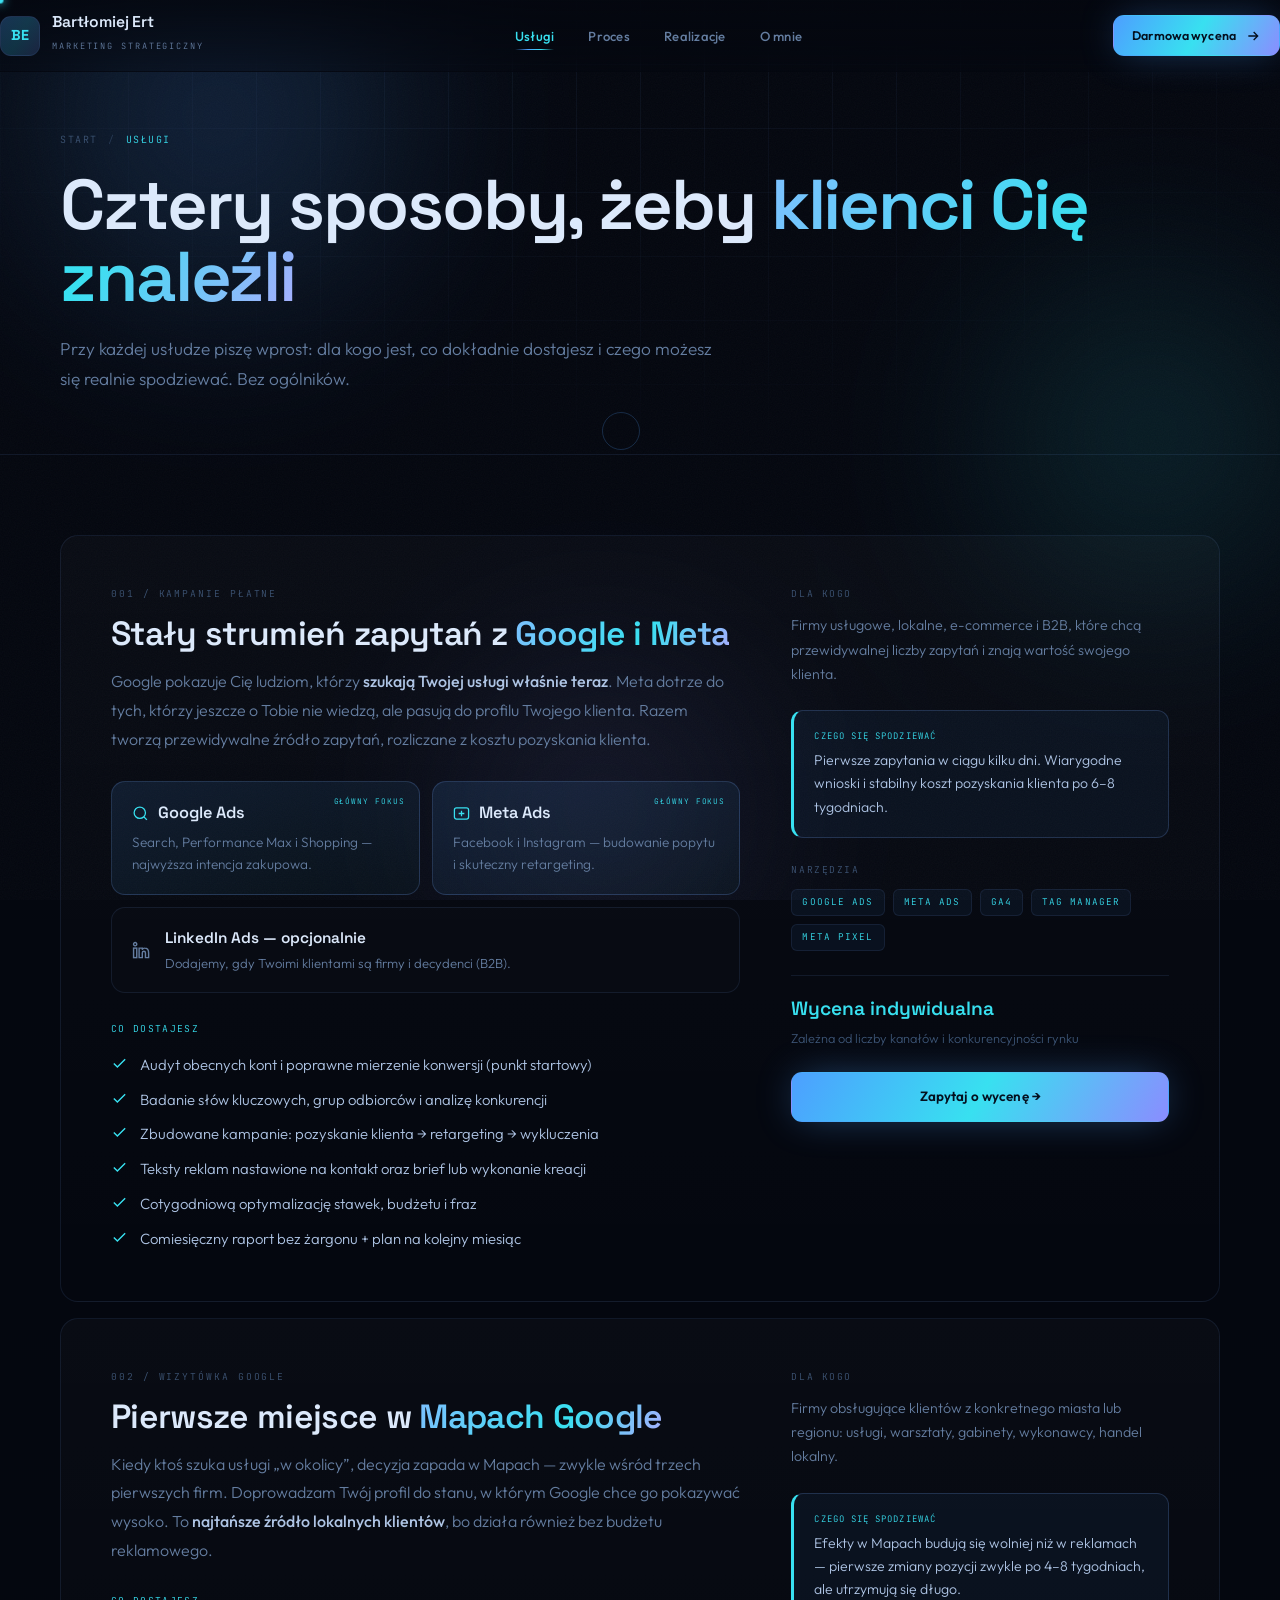
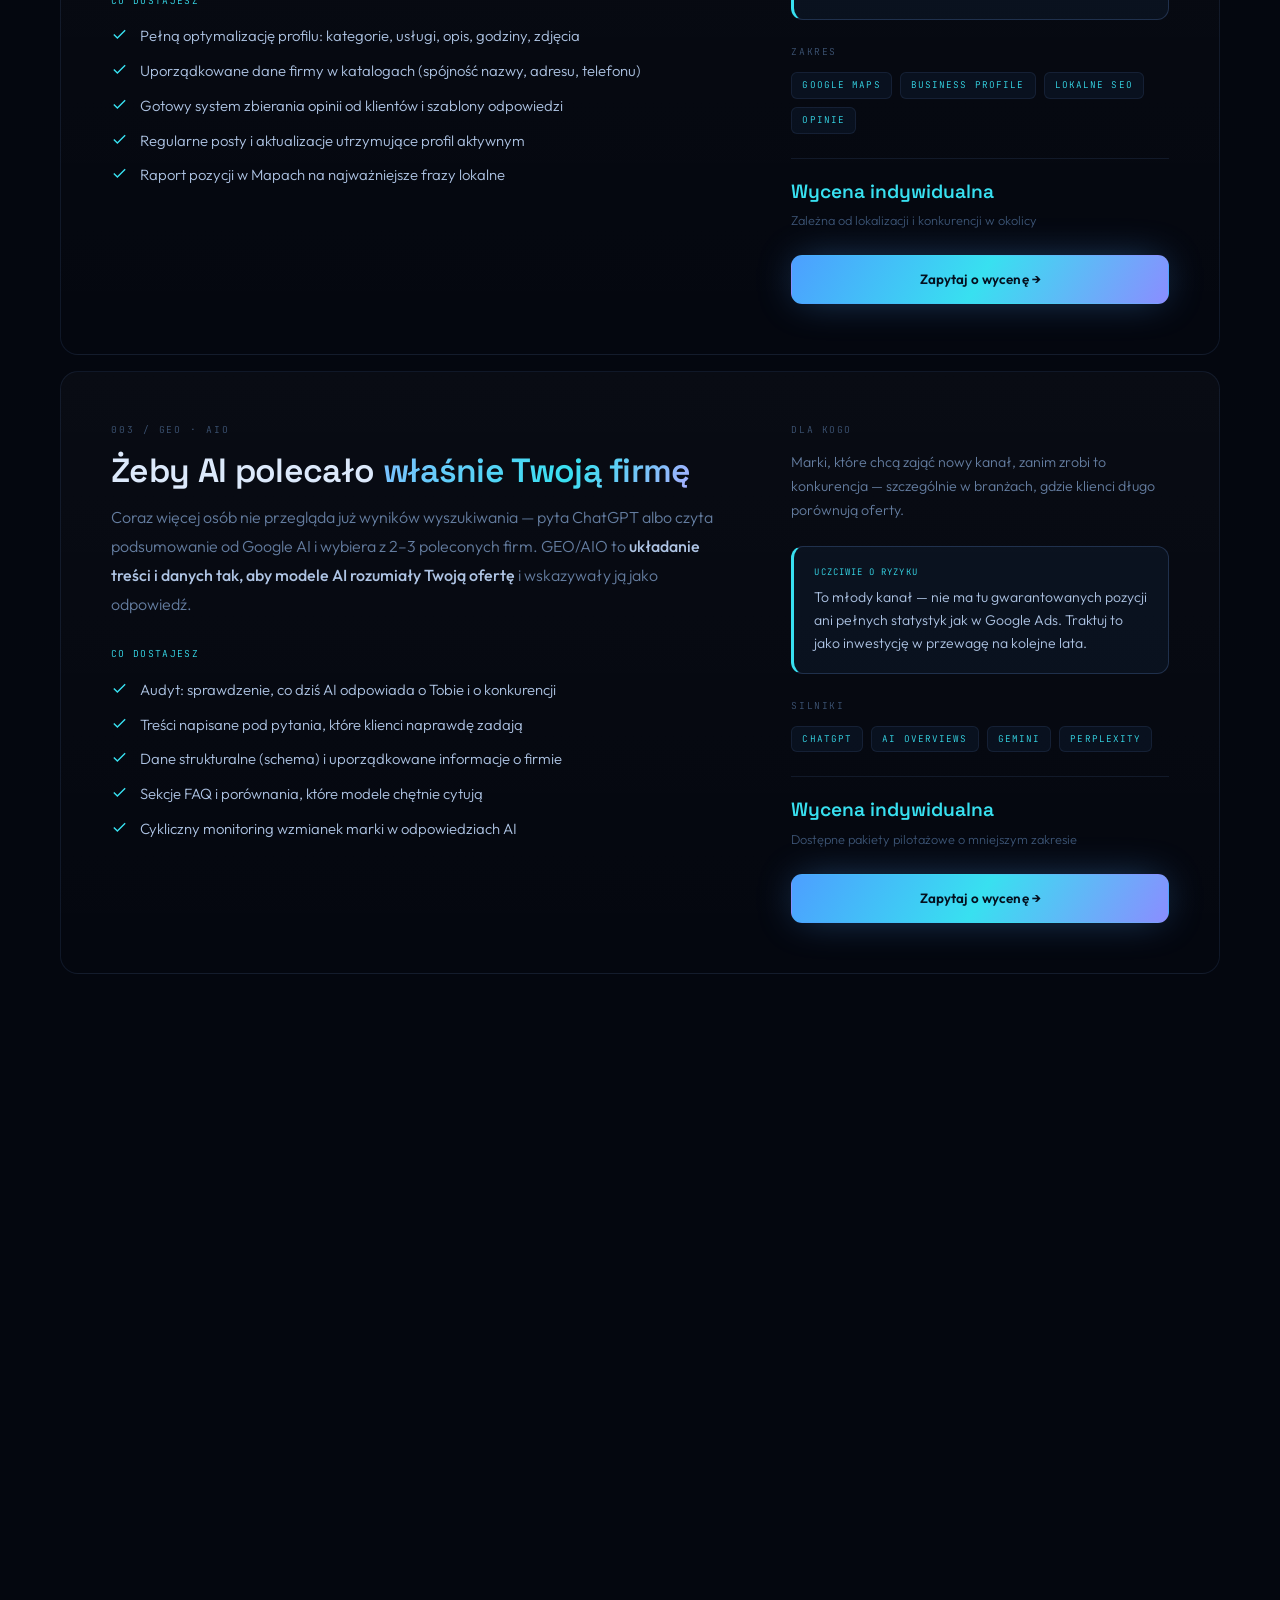
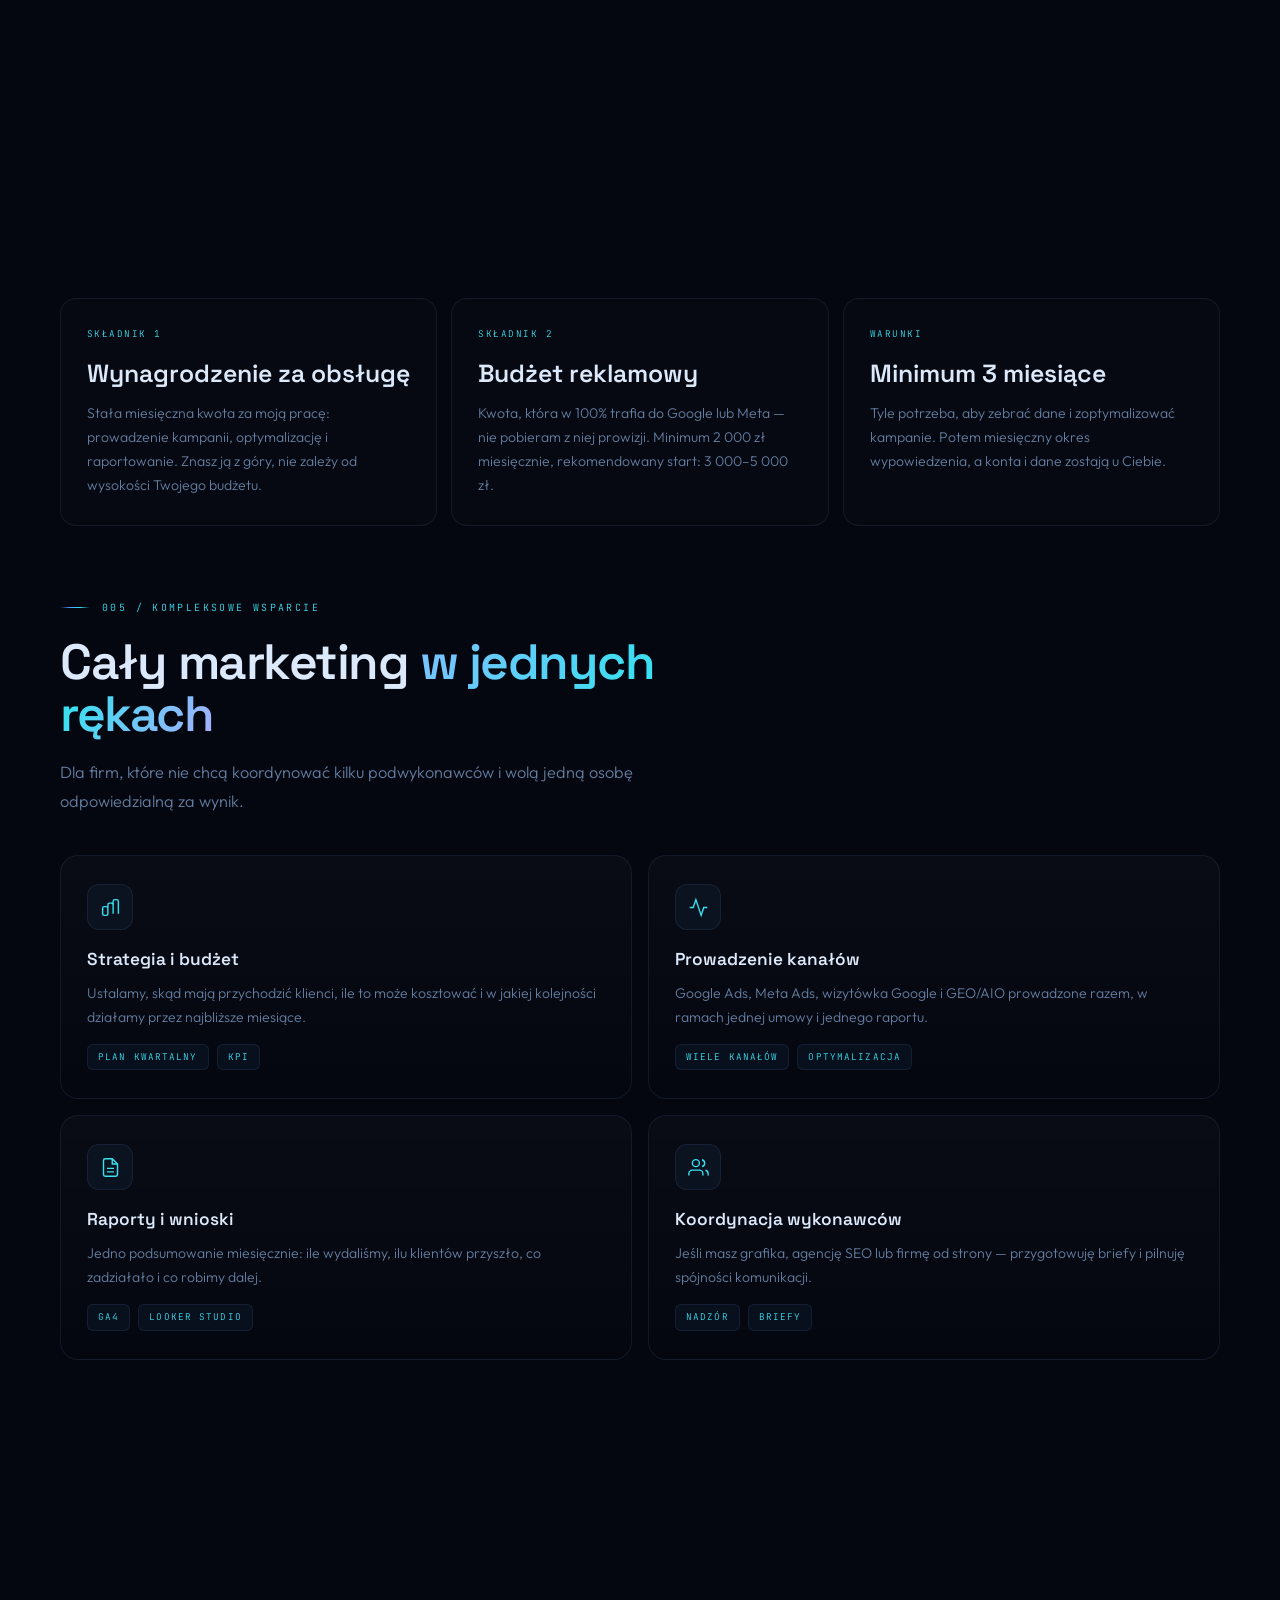
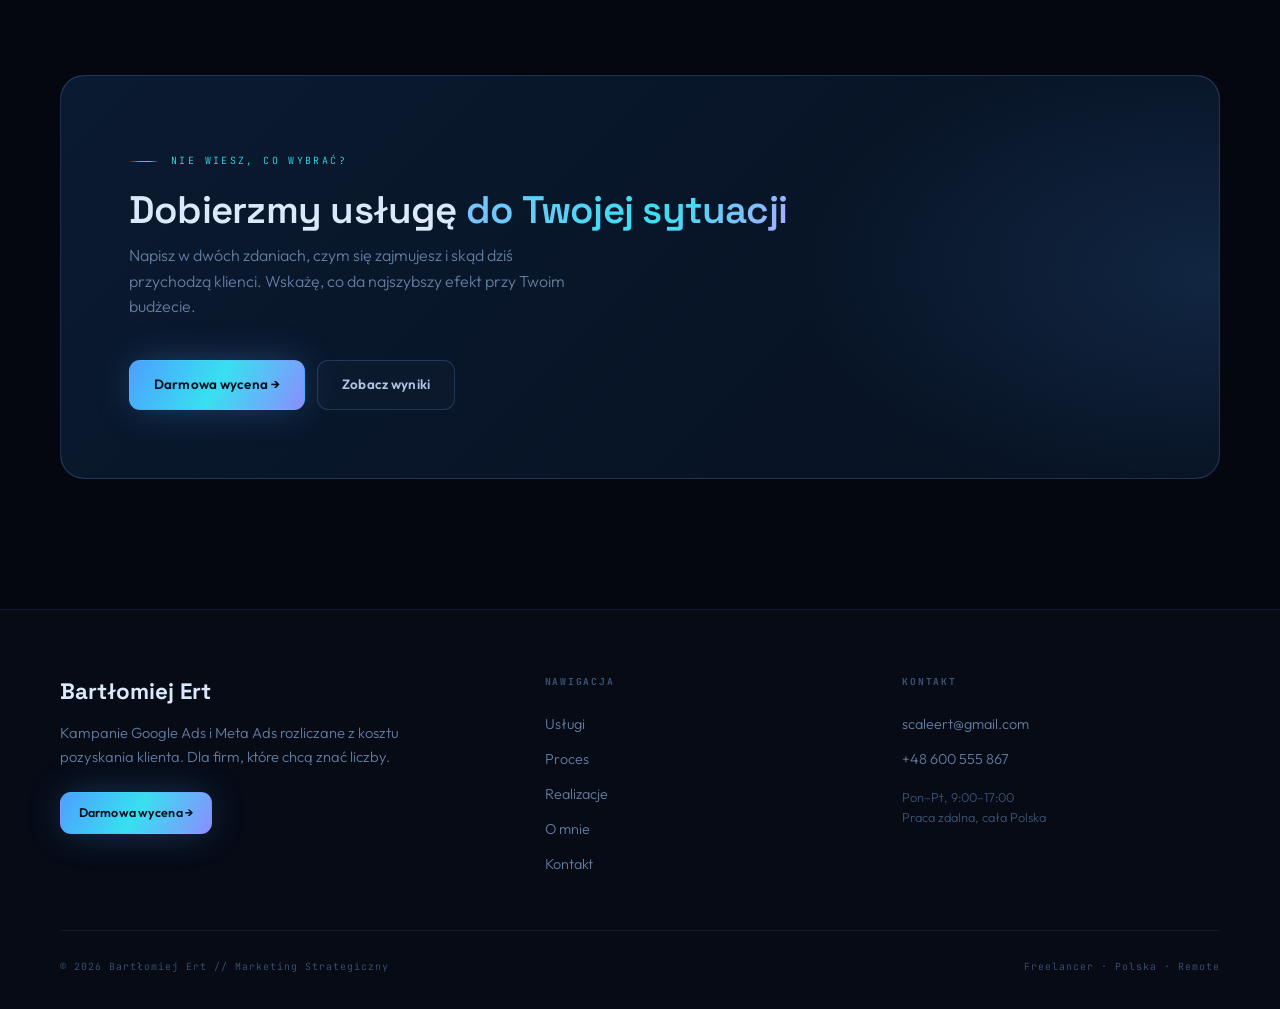
<file: uslugi/index.html>
<!DOCTYPE html>
<html lang="pl">
<head>
<meta charset="UTF-8">
<meta name="viewport" content="width=device-width, initial-scale=1.0">
<title>Usługi — Google Ads, Meta Ads, Wizytówka Google, GEO/AIO | Bartłomiej Ert</title>
<meta name="description" content="Cztery sposoby na pozyskanie klientów: kampanie Google i Meta Ads, pozycjonowanie wizytówki Google, widoczność w AI oraz strony sprzedażowe. Zobacz, co dokładnie dostajesz.">
<link rel="canonical" href="https://hustlerguy.github.io/claude-Portfolio23/uslugi/">
<meta property="og:type" content="website">
<meta property="og:locale" content="pl_PL">
<meta property="og:title" content="Usługi — Google Ads, Meta Ads, Wizytówka Google, GEO/AIO">
<meta property="og:description" content="Zobacz dokładnie, co dostajesz w każdej usłudze oraz jak wygląda przejrzysty model rozliczenia.">
<meta property="og:url" content="https://hustlerguy.github.io/claude-Portfolio23/uslugi/">
<link rel="icon" href="../favicon.svg" type="image/svg+xml">
<link rel="preconnect" href="https://fonts.googleapis.com">
<link rel="preconnect" href="https://fonts.gstatic.com" crossorigin>
<link href="https://fonts.googleapis.com/css2?family=Space+Grotesk:wght@400;500;600;700&family=Outfit:wght@300;400;500;600;700;800&family=JetBrains+Mono:wght@400;500&display=swap" rel="stylesheet">
<link rel="stylesheet" href="../style.css">
<style>
  .offer { padding: clamp(30px,4vw,50px); margin-bottom: 16px; }
  .offer-grid { display: grid; grid-template-columns: 1.25fr 0.75fr; gap: clamp(28px,4vw,52px); align-items: start; }
  .offer-num { font-family: var(--mono); font-size: 0.6rem; letter-spacing: 0.2em; text-transform: uppercase; color: var(--muted-2); margin-bottom: 14px; }
  .offer h2 { font-family: var(--ff-disp); font-weight: 600; font-size: clamp(1.55rem,3vw,2.1rem); letter-spacing: -0.02em; line-height: 1.12; margin-bottom: 14px; }
  .offer .lead { color: var(--muted); line-height: 1.8; margin-bottom: 28px; }
  .offer .lead b { color: var(--text-soft); font-weight: 500; }
  .deliver-t { font-family: var(--mono); font-size: 0.6rem; letter-spacing: 0.14em; text-transform: uppercase; color: var(--cyan); margin-bottom: 16px; }

  .aside-lbl { font-family: var(--mono); font-size: 0.6rem; letter-spacing: 0.16em; text-transform: uppercase; color: var(--muted-2); margin-bottom: 12px; }
  .aside-block { margin-bottom: 24px; }
  .aside-block p { font-size: 0.89rem; color: var(--muted); line-height: 1.7; }
  .effect { padding: 18px 20px; border-radius: 12px; background: var(--azure-06); border: 1px solid var(--line-2); border-left: 3px solid var(--cyan); }
  .effect .l { font-family: var(--mono); font-size: 0.56rem; letter-spacing: 0.12em; text-transform: uppercase; color: var(--cyan); margin-bottom: 6px; }
  .effect p { font-size: 0.88rem; color: var(--text-soft); line-height: 1.65; }
  .price-note { border-top: 1px solid var(--line); padding-top: 18px; margin: 22px 0; }
  .price-note b { font-family: var(--ff-disp); font-weight: 600; font-size: 1.2rem; color: var(--cyan); display: block; }
  .price-note span { font-size: 0.8rem; color: var(--muted-2); }

  /* Channels inside Paid Ads */
  .channels { display: grid; grid-template-columns: 1fr 1fr; gap: 12px; margin-bottom: 28px; }
  .chan { border: 1px solid var(--line); border-radius: 14px; padding: 18px 20px; position: relative; }
  .chan.main { border-color: var(--line-2); background: linear-gradient(160deg, rgba(77,159,255,0.12), rgba(56,224,240,0.03)); }
  .chan .badge-main { position: absolute; top: 13px; right: 14px; font-family: var(--mono); font-size: 0.48rem; letter-spacing: 0.12em; text-transform: uppercase; color: var(--cyan); }
  .chan h4 { font-family: var(--ff-disp); font-weight: 600; font-size: 1.02rem; margin-bottom: 6px; display: flex; align-items: center; gap: 9px; }
  .chan h4 svg { width: 17px; height: 17px; color: var(--cyan); flex-shrink: 0; }
  .chan p { font-size: 0.85rem; color: var(--muted); line-height: 1.6; }
  .chan.opt { grid-column: 1 / -1; display: flex; align-items: center; gap: 14px; background: rgba(255,255,255,0.012); }

  .mini-grid { display: grid; grid-template-columns: repeat(2,1fr); gap: 16px; }
  .mini { padding: 28px 26px; }
  .mini .mini-ic { width: 46px; height: 46px; border-radius: 12px; display: grid; place-items: center; margin-bottom: 16px; background: var(--azure-06); border: 1px solid var(--line); }
  .mini .mini-ic svg { width: 21px; height: 21px; color: var(--cyan); }
  .mini h3 { font-family: var(--ff-disp); font-weight: 600; font-size: 1.08rem; margin-bottom: 8px; }
  .mini p { color: var(--muted); font-size: 0.88rem; line-height: 1.7; margin-bottom: 14px; }

  .excl { display: flex; gap: 16px; align-items: flex-start; padding: 24px 28px; border-radius: 16px;
    background: rgba(255,90,90,0.04); border: 1px solid rgba(255,90,90,0.2); border-left: 3px solid rgba(255,110,110,0.6); }
  .excl svg { color: rgba(255,120,120,0.8); flex-shrink: 0; width: 20px; height: 20px; margin-top: 2px; }
  .excl .t { font-family: var(--mono); font-size: 0.62rem; letter-spacing: 0.14em; text-transform: uppercase; color: rgba(255,120,120,0.85); margin-bottom: 6px; }
  .excl p { font-size: 0.9rem; color: var(--muted); line-height: 1.7; }

  @media (max-width: 900px){ .offer-grid, .mini-grid, .channels { grid-template-columns: 1fr; } }
</style>
</head>
<body>

<a class="skip-link" href="#main">Przejdź do treści</a>

<header class="nav">
  <div class="wrap nav-inner">
    <a class="brand" href="../"><div class="brand-mark"><span>BE</span></div><div class="brand-text"><b>Bartłomiej Ert</b><small>Marketing Strategiczny</small></div></a>
    <nav aria-label="Nawigacja główna"><ul class="nav-links">
      <li><a href="../uslugi/" class="active" aria-current="page">Usługi</a></li>
      <li><a href="../proces/">Proces</a></li>
      <li><a href="../realizacje/">Realizacje</a></li>
      <li><a href="../o-mnie/">O mnie</a></li>
    </ul></nav>
    <div class="nav-actions">
      <a class="btn btn-primary btn-sm" href="../kontakt/" data-magnetic>Darmowa wycena
        <svg viewBox="0 0 24 24" fill="none" stroke="currentColor" stroke-width="2" aria-hidden="true"><path d="M5 12h14M13 6l6 6-6 6"/></svg></a>
      <button class="nav-burger" aria-label="Otwórz menu" aria-expanded="false" aria-controls="mobileMenu"><span></span><span></span><span></span></button>
    </div>
  </div>
</header>
<div class="mobile-menu" id="mobileMenu">
  <a href="../uslugi/">Usługi</a><a href="../proces/">Proces</a><a href="../realizacje/">Realizacje</a><a href="../o-mnie/">O mnie</a>
  <a class="btn btn-primary btn-block" href="../kontakt/">Darmowa wycena →</a>
</div>

<div class="page-hero">
  <div class="wrap">
    <div class="breadcrumb reveal"><a href="../">Start</a><span class="sep">/</span><span class="cur">Usługi</span></div>
    <h1 class="page-title reveal d1">Cztery sposoby, żeby <span class="grad">klienci Cię znaleźli</span></h1>
    <p class="page-sub reveal d2">Przy każdej usłudze piszę wprost: dla kogo jest, co dokładnie dostajesz i czego możesz się realnie spodziewać. Bez ogólników.</p>
  </div>
</div>

<main id="main">
  <section class="section" style="padding-top:clamp(48px,7vw,80px)">
    <div class="wrap">

      <!-- 001 · PAID ADS -->
      <article class="card offer reveal">
        <div class="offer-grid">
          <div>
            <div class="offer-num">001 / Kampanie płatne</div>
            <h2>Stały strumień zapytań z <span class="grad">Google i Meta</span></h2>
            <p class="lead">Google pokazuje Cię ludziom, którzy <b>szukają Twojej usługi właśnie teraz</b>. Meta dotrze do tych, którzy jeszcze o Tobie nie wiedzą, ale pasują do profilu Twojego klienta. Razem tworzą przewidywalne źródło zapytań, rozliczane z kosztu pozyskania klienta.</p>

            <div class="channels">
              <div class="chan main">
                <span class="badge-main">Główny fokus</span>
                <h4><svg viewBox="0 0 24 24" fill="none" stroke="currentColor" stroke-width="1.8" aria-hidden="true"><circle cx="11" cy="11" r="8"/><path d="m21 21-4.35-4.35"/></svg>Google Ads</h4>
                <p>Search, Performance Max i Shopping — najwyższa intencja zakupowa.</p>
              </div>
              <div class="chan main">
                <span class="badge-main">Główny fokus</span>
                <h4><svg viewBox="0 0 24 24" fill="none" stroke="currentColor" stroke-width="1.8" aria-hidden="true"><rect x="2" y="4" width="20" height="16" rx="3"/><path d="M8 12h8M12 8v8"/></svg>Meta Ads</h4>
                <p>Facebook i Instagram — budowanie popytu i skuteczny retargeting.</p>
              </div>
              <div class="chan opt">
                <svg viewBox="0 0 24 24" fill="none" stroke="currentColor" stroke-width="1.8" style="width:19px;height:19px;color:var(--muted);flex-shrink:0" aria-hidden="true"><rect x="2" y="9" width="4" height="12"/><circle cx="4" cy="4" r="2"/><path d="M9 9h4v2a3 3 0 0 1 3-2c3 0 5 2 5 6v6h-4v-6a2 2 0 0 0-4 0v6H9V9z"/></svg>
                <div><h4 style="font-size:0.96rem;margin-bottom:3px">LinkedIn Ads — opcjonalnie</h4><p style="font-size:0.82rem">Dodajemy, gdy Twoimi klientami są firmy i decydenci (B2B).</p></div>
              </div>
            </div>

            <div class="deliver-t">Co dostajesz</div>
            <ul class="deliver">
              <li><svg viewBox="0 0 24 24" fill="none" stroke="currentColor" stroke-width="2" aria-hidden="true"><path d="M20 6 9 17l-5-5"/></svg>Audyt obecnych kont i poprawne mierzenie konwersji (punkt startowy)</li>
              <li><svg viewBox="0 0 24 24" fill="none" stroke="currentColor" stroke-width="2" aria-hidden="true"><path d="M20 6 9 17l-5-5"/></svg>Badanie słów kluczowych, grup odbiorców i analizę konkurencji</li>
              <li><svg viewBox="0 0 24 24" fill="none" stroke="currentColor" stroke-width="2" aria-hidden="true"><path d="M20 6 9 17l-5-5"/></svg>Zbudowane kampanie: pozyskanie klienta → retargeting → wykluczenia</li>
              <li><svg viewBox="0 0 24 24" fill="none" stroke="currentColor" stroke-width="2" aria-hidden="true"><path d="M20 6 9 17l-5-5"/></svg>Teksty reklam nastawione na kontakt oraz brief lub wykonanie kreacji</li>
              <li><svg viewBox="0 0 24 24" fill="none" stroke="currentColor" stroke-width="2" aria-hidden="true"><path d="M20 6 9 17l-5-5"/></svg>Cotygodniową optymalizację stawek, budżetu i fraz</li>
              <li><svg viewBox="0 0 24 24" fill="none" stroke="currentColor" stroke-width="2" aria-hidden="true"><path d="M20 6 9 17l-5-5"/></svg>Comiesięczny raport bez żargonu + plan na kolejny miesiąc</li>
            </ul>
          </div>
          <div>
            <div class="aside-block">
              <div class="aside-lbl">Dla kogo</div>
              <p>Firmy usługowe, lokalne, e-commerce i B2B, które chcą przewidywalnej liczby zapytań i znają wartość swojego klienta.</p>
            </div>
            <div class="aside-block">
              <div class="effect">
                <div class="l">Czego się spodziewać</div>
                <p>Pierwsze zapytania w ciągu kilku dni. Wiarygodne wnioski i stabilny koszt pozyskania klienta po 6–8 tygodniach.</p>
              </div>
            </div>
            <div class="aside-block">
              <div class="aside-lbl">Narzędzia</div>
              <div class="tags"><span class="tag">Google Ads</span><span class="tag">Meta Ads</span><span class="tag">GA4</span><span class="tag">Tag Manager</span><span class="tag">Meta Pixel</span></div>
            </div>
            <div class="price-note"><b>Wycena indywidualna</b><span>Zależna od liczby kanałów i konkurencyjności rynku</span></div>
            <a class="btn btn-primary btn-block" href="../kontakt/">Zapytaj o wycenę →</a>
          </div>
        </div>
      </article>

      <!-- 002 · GOOGLE BUSINESS PROFILE -->
      <article class="card offer reveal">
        <div class="offer-grid">
          <div>
            <div class="offer-num">002 / Wizytówka Google</div>
            <h2>Pierwsze miejsce w <span class="grad">Mapach Google</span></h2>
            <p class="lead">Kiedy ktoś szuka usługi „w okolicy”, decyzja zapada w Mapach — zwykle wśród trzech pierwszych firm. Doprowadzam Twój profil do stanu, w którym Google chce go pokazywać wysoko. To <b>najtańsze źródło lokalnych klientów</b>, bo działa również bez budżetu reklamowego.</p>

            <div class="deliver-t">Co dostajesz</div>
            <ul class="deliver">
              <li><svg viewBox="0 0 24 24" fill="none" stroke="currentColor" stroke-width="2" aria-hidden="true"><path d="M20 6 9 17l-5-5"/></svg>Pełną optymalizację profilu: kategorie, usługi, opis, godziny, zdjęcia</li>
              <li><svg viewBox="0 0 24 24" fill="none" stroke="currentColor" stroke-width="2" aria-hidden="true"><path d="M20 6 9 17l-5-5"/></svg>Uporządkowane dane firmy w katalogach (spójność nazwy, adresu, telefonu)</li>
              <li><svg viewBox="0 0 24 24" fill="none" stroke="currentColor" stroke-width="2" aria-hidden="true"><path d="M20 6 9 17l-5-5"/></svg>Gotowy system zbierania opinii od klientów i szablony odpowiedzi</li>
              <li><svg viewBox="0 0 24 24" fill="none" stroke="currentColor" stroke-width="2" aria-hidden="true"><path d="M20 6 9 17l-5-5"/></svg>Regularne posty i aktualizacje utrzymujące profil aktywnym</li>
              <li><svg viewBox="0 0 24 24" fill="none" stroke="currentColor" stroke-width="2" aria-hidden="true"><path d="M20 6 9 17l-5-5"/></svg>Raport pozycji w Mapach na najważniejsze frazy lokalne</li>
            </ul>
          </div>
          <div>
            <div class="aside-block">
              <div class="aside-lbl">Dla kogo</div>
              <p>Firmy obsługujące klientów z konkretnego miasta lub regionu: usługi, warsztaty, gabinety, wykonawcy, handel lokalny.</p>
            </div>
            <div class="aside-block">
              <div class="effect">
                <div class="l">Czego się spodziewać</div>
                <p>Efekty w Mapach budują się wolniej niż w reklamach — pierwsze zmiany pozycji zwykle po 4–8 tygodniach, ale utrzymują się długo.</p>
              </div>
            </div>
            <div class="aside-block">
              <div class="aside-lbl">Zakres</div>
              <div class="tags"><span class="tag">Google Maps</span><span class="tag">Business Profile</span><span class="tag">Lokalne SEO</span><span class="tag">Opinie</span></div>
            </div>
            <div class="price-note"><b>Wycena indywidualna</b><span>Zależna od lokalizacji i konkurencji w okolicy</span></div>
            <a class="btn btn-primary btn-block" href="../kontakt/">Zapytaj o wycenę →</a>
          </div>
        </div>
      </article>

      <!-- 003 · GEO / AIO -->
      <article class="card offer reveal">
        <div class="offer-grid">
          <div>
            <div class="offer-num">003 / GEO · AIO</div>
            <h2>Żeby AI polecało <span class="grad">właśnie Twoją firmę</span></h2>
            <p class="lead">Coraz więcej osób nie przegląda już wyników wyszukiwania — pyta ChatGPT albo czyta podsumowanie od Google AI i wybiera z 2–3 poleconych firm. GEO/AIO to <b>układanie treści i danych tak, aby modele AI rozumiały Twoją ofertę</b> i wskazywały ją jako odpowiedź.</p>

            <div class="deliver-t">Co dostajesz</div>
            <ul class="deliver">
              <li><svg viewBox="0 0 24 24" fill="none" stroke="currentColor" stroke-width="2" aria-hidden="true"><path d="M20 6 9 17l-5-5"/></svg>Audyt: sprawdzenie, co dziś AI odpowiada o Tobie i o konkurencji</li>
              <li><svg viewBox="0 0 24 24" fill="none" stroke="currentColor" stroke-width="2" aria-hidden="true"><path d="M20 6 9 17l-5-5"/></svg>Treści napisane pod pytania, które klienci naprawdę zadają</li>
              <li><svg viewBox="0 0 24 24" fill="none" stroke="currentColor" stroke-width="2" aria-hidden="true"><path d="M20 6 9 17l-5-5"/></svg>Dane strukturalne (schema) i uporządkowane informacje o firmie</li>
              <li><svg viewBox="0 0 24 24" fill="none" stroke="currentColor" stroke-width="2" aria-hidden="true"><path d="M20 6 9 17l-5-5"/></svg>Sekcje FAQ i porównania, które modele chętnie cytują</li>
              <li><svg viewBox="0 0 24 24" fill="none" stroke="currentColor" stroke-width="2" aria-hidden="true"><path d="M20 6 9 17l-5-5"/></svg>Cykliczny monitoring wzmianek marki w odpowiedziach AI</li>
            </ul>
          </div>
          <div>
            <div class="aside-block">
              <div class="aside-lbl">Dla kogo</div>
              <p>Marki, które chcą zająć nowy kanał, zanim zrobi to konkurencja — szczególnie w branżach, gdzie klienci długo porównują oferty.</p>
            </div>
            <div class="aside-block">
              <div class="effect">
                <div class="l">Uczciwie o ryzyku</div>
                <p>To młody kanał — nie ma tu gwarantowanych pozycji ani pełnych statystyk jak w Google Ads. Traktuj to jako inwestycję w przewagę na kolejne lata.</p>
              </div>
            </div>
            <div class="aside-block">
              <div class="aside-lbl">Silniki</div>
              <div class="tags"><span class="tag">ChatGPT</span><span class="tag">AI Overviews</span><span class="tag">Gemini</span><span class="tag">Perplexity</span></div>
            </div>
            <div class="price-note"><b>Wycena indywidualna</b><span>Dostępne pakiety pilotażowe o mniejszym zakresie</span></div>
            <a class="btn btn-primary btn-block" href="../kontakt/">Zapytaj o wycenę →</a>
          </div>
        </div>
      </article>

      <!-- 004 · WEBSITES -->
      <article class="card offer reveal">
        <div class="offer-grid">
          <div>
            <div class="offer-num">004 / Strony internetowe</div>
            <h2>Strona, która zamienia wejścia w <span class="grad">zapytania</span></h2>
            <p class="lead">Najlepsza kampania nie pomoże, jeśli strona nie prowadzi do kontaktu. Buduję szybkie strony i landing page'e nastawione na <b>jeden konkretny cel</b>: żeby klient zadzwonił albo wysłał zapytanie. Bez zbędnych efektów, które tylko spowalniają.</p>

            <div class="deliver-t">Co dostajesz</div>
            <ul class="deliver">
              <li><svg viewBox="0 0 24 24" fill="none" stroke="currentColor" stroke-width="2" aria-hidden="true"><path d="M20 6 9 17l-5-5"/></svg>Projekt i wdrożenie strony firmowej lub landing page'a pod kampanię</li>
              <li><svg viewBox="0 0 24 24" fill="none" stroke="currentColor" stroke-width="2" aria-hidden="true"><path d="M20 6 9 17l-5-5"/></svg>Teksty ułożone pod decyzję klienta, nie pod „opis firmy”</li>
              <li><svg viewBox="0 0 24 24" fill="none" stroke="currentColor" stroke-width="2" aria-hidden="true"><path d="M20 6 9 17l-5-5"/></svg>Szybkie działanie na telefonie (Core Web Vitals) i pełną responsywność</li>
              <li><svg viewBox="0 0 24 24" fill="none" stroke="currentColor" stroke-width="2" aria-hidden="true"><path d="M20 6 9 17l-5-5"/></svg>Podpięty pomiar: GA4, Tag Manager, Meta Pixel i mierzenie konwersji</li>
              <li><svg viewBox="0 0 24 24" fill="none" stroke="currentColor" stroke-width="2" aria-hidden="true"><path d="M20 6 9 17l-5-5"/></svg>Podstawowe SEO on-site: struktura, metatagi, dane strukturalne, sitemap</li>
              <li><svg viewBox="0 0 24 24" fill="none" stroke="currentColor" stroke-width="2" aria-hidden="true"><path d="M20 6 9 17l-5-5"/></svg>Formularz kontaktowy działający i podpięty pod Twoją skrzynkę</li>
            </ul>
          </div>
          <div>
            <div class="aside-block">
              <div class="aside-lbl">Dla kogo</div>
              <p>Firmy bez strony, z przestarzałą witryną lub takie, które potrzebują dedykowanego landingu pod konkretną kampanię.</p>
            </div>
            <div class="aside-block">
              <div class="effect">
                <div class="l">Czego się spodziewać</div>
                <p>Landing page zwykle 1–2 tygodnie, strona firmowa 3–5 tygodni — licząc od momentu otrzymania materiałów i treści.</p>
              </div>
            </div>
            <div class="aside-block">
              <div class="aside-lbl">Technologie</div>
              <div class="tags"><span class="tag">WordPress</span><span class="tag">HTML/CSS/JS</span><span class="tag">Landing</span><span class="tag">Web Vitals</span></div>
            </div>
            <div class="price-note"><b>Wycena indywidualna</b><span>Zależna od liczby podstron i zakresu treści</span></div>
            <a class="btn btn-primary btn-block" href="../kontakt/">Zapytaj o wycenę →</a>
          </div>
        </div>
      </article>

      <!-- PRICING LOGIC -->
      <div class="mt-l reveal" style="max-width:660px">
        <div class="kicker"><span>Rozliczenie</span></div>
        <h2 class="h-sec">Jak wygląda <span class="grad">wycena</span></h2>
        <p class="sub-sec">Nie podaję cen z sufitu, bo zakres realnie zależy od Twojej sytuacji. Podaję natomiast zasady, według których liczę — żebyś wiedział, czego się spodziewać przed rozmową.</p>
      </div>
      <div class="price-logic mt-m">
        <div class="pl-card reveal d1">
          <div class="n">Składnik 1</div>
          <div class="v">Wynagrodzenie za obsługę</div>
          <p>Stała miesięczna kwota za moją pracę: prowadzenie kampanii, optymalizację i raportowanie. Znasz ją z góry, nie zależy od wysokości Twojego budżetu.</p>
        </div>
        <div class="pl-card reveal d2">
          <div class="n">Składnik 2</div>
          <div class="v">Budżet reklamowy</div>
          <p>Kwota, która w 100% trafia do Google lub Meta — nie pobieram z niej prowizji. Minimum 2 000 zł miesięcznie, rekomendowany start: 3 000–5 000 zł.</p>
        </div>
        <div class="pl-card reveal d3">
          <div class="n">Warunki</div>
          <div class="v">Minimum 3 miesiące</div>
          <p>Tyle potrzeba, aby zebrać dane i zoptymalizować kampanie. Potem miesięczny okres wypowiedzenia, a konta i dane zostają u Ciebie.</p>
        </div>
      </div>

      <!-- 005 COMPLEX SUPPORT -->
      <div class="mt-l reveal" style="max-width:660px">
        <div class="kicker"><span>005 / Kompleksowe wsparcie</span></div>
        <h2 class="h-sec">Cały marketing <span class="grad">w jednych rękach</span></h2>
        <p class="sub-sec">Dla firm, które nie chcą koordynować kilku podwykonawców i wolą jedną osobę odpowiedzialną za wynik.</p>
      </div>
      <div class="mini-grid mt-m">
        <article class="card mini reveal d1"><div class="mini-ic"><svg viewBox="0 0 24 24" fill="none" stroke="currentColor" stroke-width="1.6" aria-hidden="true"><path d="M9 19v-6a2 2 0 0 0-2-2H5a2 2 0 0 0-2 2v6a2 2 0 0 0 2 2h2a2 2 0 0 0 2-2Zm0 0V9a2 2 0 0 1 2-2h2a2 2 0 0 1 2 2v10m0 0V5a2 2 0 0 1 2-2h2a2 2 0 0 1 2 2v14"/></svg></div><h3>Strategia i budżet</h3><p>Ustalamy, skąd mają przychodzić klienci, ile to może kosztować i w jakiej kolejności działamy przez najbliższe miesiące.</p><div class="tags"><span class="tag">Plan kwartalny</span><span class="tag">KPI</span></div></article>
        <article class="card mini reveal d2"><div class="mini-ic"><svg viewBox="0 0 24 24" fill="none" stroke="currentColor" stroke-width="1.6" aria-hidden="true"><polyline points="22 12 18 12 15 21 9 3 6 12 2 12"/></svg></div><h3>Prowadzenie kanałów</h3><p>Google Ads, Meta Ads, wizytówka Google i GEO/AIO prowadzone razem, w ramach jednej umowy i jednego raportu.</p><div class="tags"><span class="tag">Wiele kanałów</span><span class="tag">Optymalizacja</span></div></article>
        <article class="card mini reveal d1"><div class="mini-ic"><svg viewBox="0 0 24 24" fill="none" stroke="currentColor" stroke-width="1.6" aria-hidden="true"><path d="M14 2H6a2 2 0 0 0-2 2v16a2 2 0 0 0 2 2h12a2 2 0 0 0 2-2V8Z"/><polyline points="14 2 14 8 20 8"/><line x1="16" y1="13" x2="8" y2="13"/><line x1="16" y1="17" x2="8" y2="17"/></svg></div><h3>Raporty i wnioski</h3><p>Jedno podsumowanie miesięcznie: ile wydaliśmy, ilu klientów przyszło, co zadziałało i co robimy dalej.</p><div class="tags"><span class="tag">GA4</span><span class="tag">Looker Studio</span></div></article>
        <article class="card mini reveal d2"><div class="mini-ic"><svg viewBox="0 0 24 24" fill="none" stroke="currentColor" stroke-width="1.6" aria-hidden="true"><path d="M17 21v-2a4 4 0 0 0-4-4H5a4 4 0 0 0-4 4v2"/><circle cx="9" cy="7" r="4"/><path d="M23 21v-2a4 4 0 0 0-3-3.87M16 3.13a4 4 0 0 1 0 7.75"/></svg></div><h3>Koordynacja wykonawców</h3><p>Jeśli masz grafika, agencję SEO lub firmę od strony — przygotowuję briefy i pilnuję spójności komunikacji.</p><div class="tags"><span class="tag">Nadzór</span><span class="tag">Briefy</span></div></article>
      </div>

      <div class="excl mt-l reveal">
        <svg viewBox="0 0 24 24" fill="none" stroke="currentColor" stroke-width="1.6" aria-hidden="true"><circle cx="12" cy="12" r="10"/><line x1="12" y1="8" x2="12" y2="12"/><line x1="12" y1="16" x2="12.01" y2="16"/></svg>
        <div>
          <div class="t">Czego nie robię</div>
          <p>Nie obsługuję branży gastronomicznej — restauracji, kawiarni i barów. Nie sprzedaję też gwarancji konkretnej liczby klientów: na wynik wpływa również Twoja oferta, ceny i szybkość obsługi zapytań. Jeśli po audycie uznam, że reklama Ci się nie opłaci, powiem to przed podpisaniem umowy.</p>
        </div>
      </div>
    </div>
  </section>

  <section class="section" style="padding-top:0">
    <div class="wrap">
      <div class="cta-banner reveal">
        <div>
          <div class="kicker"><span>Nie wiesz, co wybrać?</span></div>
          <h3>Dobierzmy usługę <span class="grad">do Twojej sytuacji</span></h3>
          <p>Napisz w dwóch zdaniach, czym się zajmujesz i skąd dziś przychodzą klienci. Wskażę, co da najszybszy efekt przy Twoim budżecie.</p>
        </div>
        <div class="cta-actions">
          <a class="btn btn-primary" href="../kontakt/" data-magnetic>Darmowa wycena →</a>
          <a class="btn btn-ghost" href="../realizacje/">Zobacz wyniki</a>
        </div>
      </div>
    </div>
  </section>
</main>

<footer class="footer">
  <div class="wrap">
    <div class="footer-top">
      <div class="footer-brand"><b>Bartłomiej Ert</b><p>Kampanie Google Ads i Meta Ads rozliczane z kosztu pozyskania klienta. Dla firm, które chcą znać liczby.</p><div class="mt-s"><a class="btn btn-primary btn-sm" href="../kontakt/">Darmowa wycena →</a></div></div>
      <div class="footer-col"><h4>Nawigacja</h4><a href="../uslugi/">Usługi</a><a href="../proces/">Proces</a><a href="../realizacje/">Realizacje</a><a href="../o-mnie/">O mnie</a><a href="../kontakt/">Kontakt</a></div>
      <div class="footer-col"><h4>Kontakt</h4><a href="mailto:scaleert@gmail.com">scaleert@gmail.com</a><a href="tel:+48600555867">+48 600 555 867</a>
        <p style="font-size:0.8rem;color:var(--muted-2);margin-top:10px;line-height:1.6">Pon–Pt, 9:00–17:00<br>Praca zdalna, cała Polska</p></div>
    </div>
    <div class="footer-bottom">
      <span>© <span data-year>2025</span> Bartłomiej Ert <span class="footer-dot">//</span> Marketing Strategiczny</span>
      <span>Freelancer <span class="footer-dot">·</span> Polska <span class="footer-dot">·</span> Remote</span>
    </div>
  </div>
</footer>

<script src="../app.js"></script>
</body>
</html>
</file>
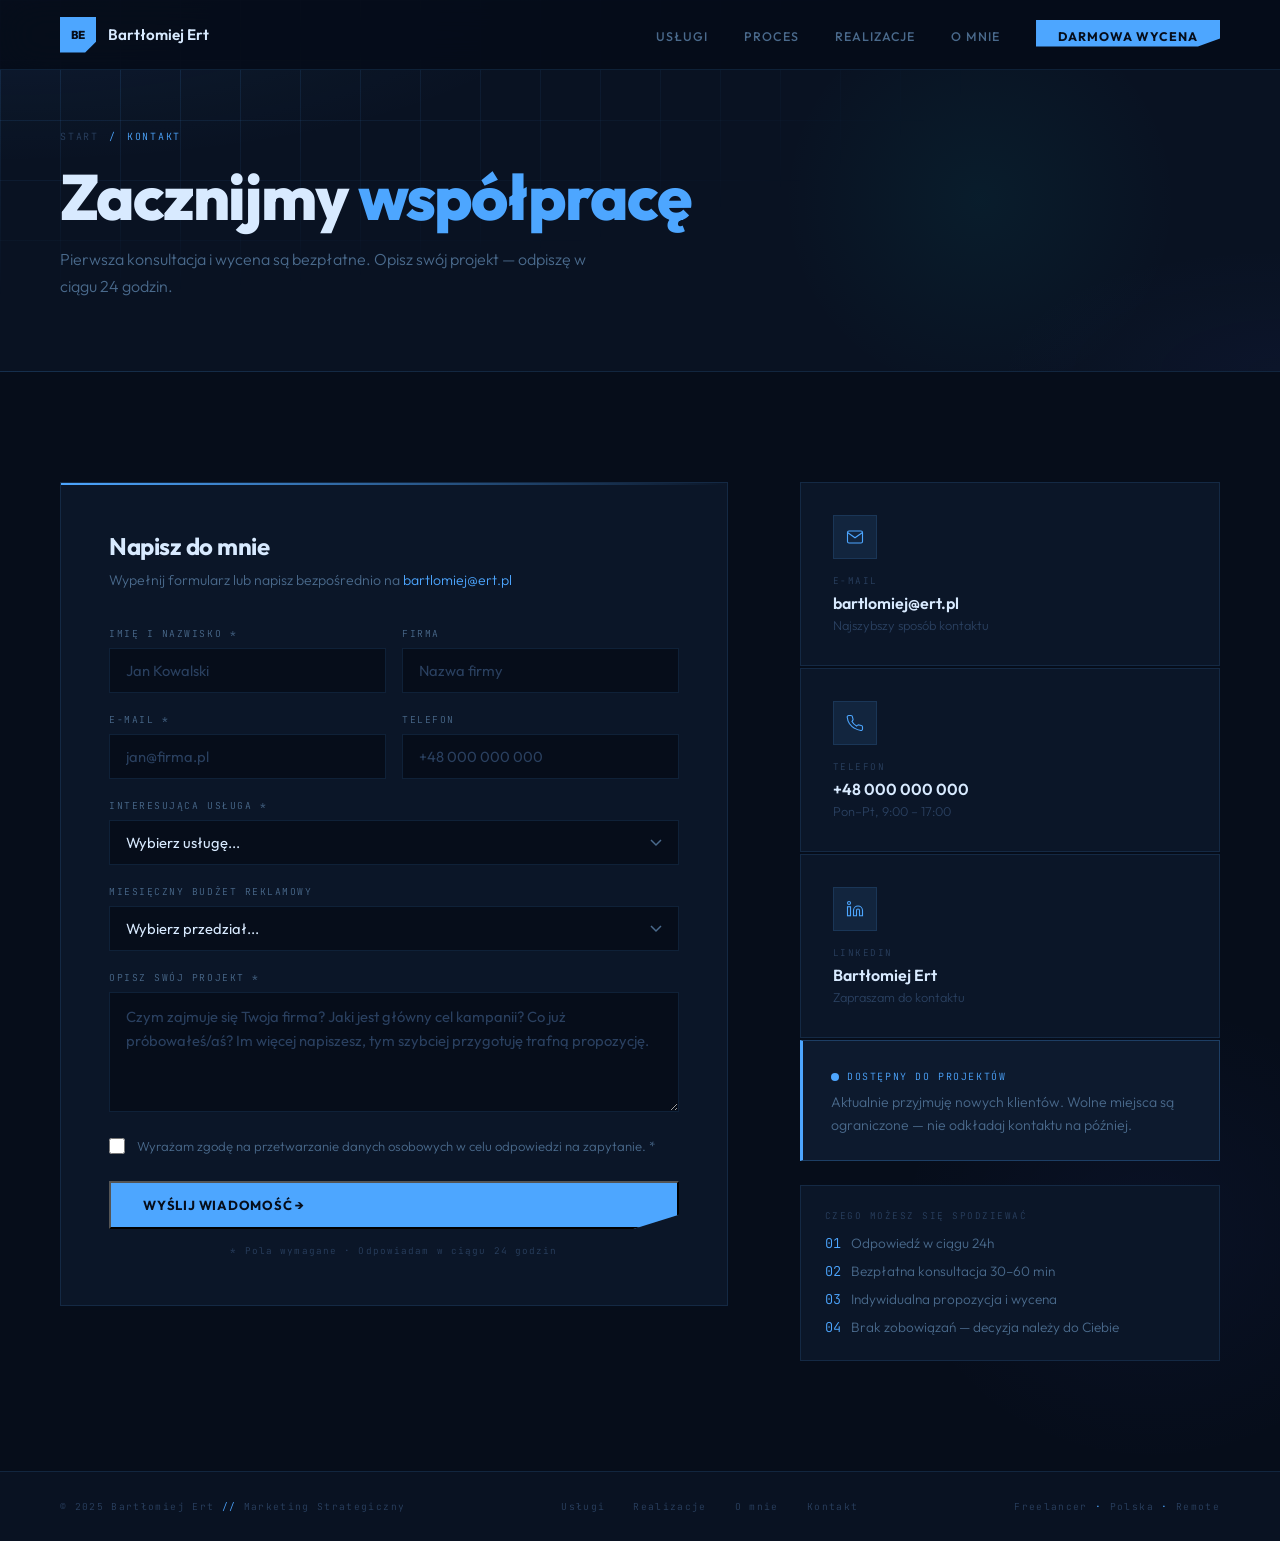
<file: site/kontakt/index.html>
<!DOCTYPE html>
<html lang="pl">
<head>
<meta charset="UTF-8">
<meta name="viewport" content="width=device-width, initial-scale=1.0">
<title>Kontakt — Bartłomiej Ert</title>
<link rel="preconnect" href="https://fonts.googleapis.com">
<link href="https://fonts.googleapis.com/css2?family=Outfit:wght@300;400;500;600;700;800&family=JetBrains+Mono:wght@300;400&display=swap" rel="stylesheet">
<link rel="stylesheet" href="../style.css">
<style>
  .contact-grid { display:grid; grid-template-columns:1fr 420px; gap:72px; align-items:start; }

  /* FORM */
  .form-card { background:var(--card); border:1px solid var(--border); padding:48px; position:relative; overflow:hidden; }
  .form-card::before { content:''; position:absolute; top:0; left:0; right:0; height:2px; background:linear-gradient(90deg,var(--cyan),transparent); }
  .form-title { font-size:1.5rem; font-weight:700; color:var(--text); letter-spacing:-0.02em; margin-bottom:8px; }
  .form-sub { font-size:0.88rem; color:var(--muted); line-height:1.6; margin-bottom:36px; }
  .form-row { display:grid; grid-template-columns:1fr 1fr; gap:16px; }
  .form-group { margin-bottom:20px; }
  .form-label { font-family:var(--mono); font-size:0.6rem; letter-spacing:0.16em; text-transform:uppercase; color:var(--muted); margin-bottom:8px; display:block; }
  .form-input, .form-select, .form-textarea {
    width:100%; background:var(--bg); border:1px solid var(--border); color:var(--text);
    font-family:var(--ff); font-size:0.92rem; padding:12px 16px;
    transition:border-color 0.25s; outline:none;
    appearance:none;
  }
  .form-input:focus, .form-select:focus, .form-textarea:focus { border-color:var(--cyan); }
  .form-input::placeholder, .form-textarea::placeholder { color:var(--muted2); }
  .form-textarea { resize:vertical; min-height:120px; line-height:1.6; }
  .form-select { background-image:url("data:image/svg+xml,%3Csvg xmlns='http://www.w3.org/2000/svg' width='12' height='8' viewBox='0 0 12 8'%3E%3Cpath d='M1 1l5 5 5-5' stroke='%234a6a8c' stroke-width='1.5' fill='none'/%3E%3C/svg%3E"); background-repeat:no-repeat; background-position:right 16px center; cursor:pointer; }
  .form-select option { background:var(--bg2); }
  .form-check { display:flex; align-items:flex-start; gap:12px; margin-bottom:24px; cursor:pointer; }
  .form-check input { width:16px; height:16px; margin-top:2px; accent-color:var(--cyan); cursor:pointer; flex-shrink:0; }
  .form-check-label { font-size:0.82rem; color:var(--muted); line-height:1.6; }
  .form-submit { width:100%; }
  .form-note { font-family:var(--mono); font-size:0.58rem; letter-spacing:0.12em; color:var(--muted2); text-align:center; margin-top:16px; }

  /* SUCCESS */
  .form-success { display:none; text-align:center; padding:40px 0; }
  .success-icon { width:60px; height:60px; background:var(--cyan-dim); border:1px solid var(--border2); border-radius:50%; display:flex; align-items:center; justify-content:center; margin:0 auto 20px; }
  .success-icon svg { width:28px; height:28px; color:var(--cyan); }
  .success-title { font-size:1.3rem; font-weight:700; color:var(--text); margin-bottom:8px; }
  .success-text { font-size:0.9rem; color:var(--muted); line-height:1.7; }

  /* SIDEBAR */
  .contact-sidebar {}
  .contact-info-card { background:var(--card); border:1px solid var(--border); padding:32px; margin-bottom:2px; transition:border-color 0.3s; }
  .contact-info-card:hover { border-color:var(--border2); }
  .ci-icon { width:44px; height:44px; background:var(--cyan-dim); border:1px solid var(--border); display:flex; align-items:center; justify-content:center; margin-bottom:16px; }
  .ci-icon svg { width:18px; height:18px; color:var(--cyan); }
  .ci-label { font-family:var(--mono); font-size:0.58rem; letter-spacing:0.16em; text-transform:uppercase; color:var(--muted2); margin-bottom:6px; }
  .ci-val { font-size:1rem; font-weight:600; color:var(--text); text-decoration:none; transition:color 0.25s; display:block; }
  a.ci-val:hover { color:var(--cyan); }
  .ci-note { font-size:0.8rem; color:var(--muted2); margin-top:4px; }

  .avail-card { background:var(--bg3); border:1px solid var(--border2); border-left:3px solid var(--cyan); padding:24px 28px; margin-top:2px; }
  .avail-dot { display:inline-flex; align-items:center; gap:8px; font-family:var(--mono); font-size:0.62rem; letter-spacing:0.16em; text-transform:uppercase; color:var(--cyan); margin-bottom:8px; }
  .avail-dot::before { content:''; width:8px; height:8px; border-radius:50%; background:var(--cyan); animation:blink 2s ease-in-out infinite; }
  .avail-text { font-size:0.88rem; color:var(--muted); line-height:1.6; }

  @media(max-width:900px){
    .contact-grid{grid-template-columns:1fr}
    .form-row{grid-template-columns:1fr}
  }
</style>
</head>
<body>

<nav>
  <a class="nav-logo" href="/">
    <div class="nav-logo-icon"><span>BE</span></div>
    <span class="nav-logo-text">Bartłomiej Ert</span>
  </a>
  <ul class="nav-links">
    <li><a href="/uslugi/">Usługi</a></li>
    <li><a href="/proces/">Proces</a></li>
    <li><a href="/realizacje/">Realizacje</a></li>
    <li><a href="/o-mnie/">O mnie</a></li>
    <li><a href="/kontakt/" class="nav-cta active">Darmowa wycena</a></li>
  </ul>
</nav>

<div class="page-hero">
  <div class="page-hero-grid"></div>
  <div class="page-hero-glow"></div>
  <div class="page-hero-inner">
    <div class="page-breadcrumb">
      <a href="/">Start</a>
      <span class="page-breadcrumb-sep">/</span>
      <span>Kontakt</span>
    </div>
    <h1 class="page-title">Zacznijmy <span class="acc">współpracę</span></h1>
    <p class="page-subtitle">Pierwsza konsultacja i wycena są bezpłatne. Opisz swój projekt — odpiszę w ciągu 24 godzin.</p>
  </div>
</div>

<section class="section">
  <div class="contact-grid">

    <!-- FORM -->
    <div class="form-card reveal">
      <div id="formWrap">
        <h2 class="form-title">Napisz do mnie</h2>
        <p class="form-sub">Wypełnij formularz lub napisz bezpośrednio na <a href="mailto:bartlomiej@ert.pl" style="color:var(--cyan);text-decoration:none;">bartlomiej@ert.pl</a></p>
        <form id="contactForm" novalidate>
          <div class="form-row">
            <div class="form-group">
              <label class="form-label">Imię i nazwisko *</label>
              <input type="text" class="form-input" placeholder="Jan Kowalski" required>
            </div>
            <div class="form-group">
              <label class="form-label">Firma</label>
              <input type="text" class="form-input" placeholder="Nazwa firmy">
            </div>
          </div>
          <div class="form-row">
            <div class="form-group">
              <label class="form-label">E-mail *</label>
              <input type="email" class="form-input" placeholder="jan@firma.pl" required>
            </div>
            <div class="form-group">
              <label class="form-label">Telefon</label>
              <input type="tel" class="form-input" placeholder="+48 000 000 000">
            </div>
          </div>
          <div class="form-group">
            <label class="form-label">Interesująca usługa *</label>
            <select class="form-select form-input" required>
              <option value="" disabled selected>Wybierz usługę...</option>
              <option>Promocje w Social Mediach (Meta/Instagram/LinkedIn)</option>
              <option>Google Search Ads</option>
              <option>Kompleksowe wsparcie marketingowe</option>
              <option>Kilka usług naraz</option>
              <option>Nie wiem — potrzebuję konsultacji</option>
            </select>
          </div>
          <div class="form-group">
            <label class="form-label">Miesięczny budżet reklamowy</label>
            <select class="form-select form-input">
              <option value="" disabled selected>Wybierz przedział...</option>
              <option>Do 2 000 zł</option>
              <option>2 000 – 5 000 zł</option>
              <option>5 000 – 15 000 zł</option>
              <option>15 000 – 50 000 zł</option>
              <option>Powyżej 50 000 zł</option>
            </select>
          </div>
          <div class="form-group">
            <label class="form-label">Opisz swój projekt *</label>
            <textarea class="form-textarea" placeholder="Czym zajmuje się Twoja firma? Jaki jest główny cel kampanii? Co już próbowałeś/aś? Im więcej napiszesz, tym szybciej przygotuję trafną propozycję." required></textarea>
          </div>
          <label class="form-check">
            <input type="checkbox" required>
            <span class="form-check-label">Wyrażam zgodę na przetwarzanie danych osobowych w celu odpowiedzi na zapytanie. *</span>
          </label>
          <button type="submit" class="btn-primary form-submit">
            <span>Wyślij wiadomość →</span>
          </button>
          <p class="form-note">* Pola wymagane · Odpowiadam w ciągu 24 godzin</p>
        </form>
      </div>
      <div class="form-success" id="formSuccess">
        <div class="success-icon">
          <svg viewBox="0 0 24 24" fill="none" stroke="currentColor" stroke-width="2"><polyline points="20 6 9 17 4 12"/></svg>
        </div>
        <div class="success-title">Wiadomość wysłana!</div>
        <p class="success-text">Dziękuję za kontakt. Odezwę się w ciągu 24 godzin na podany adres e-mail.<br><br>Do zobaczenia wkrótce.</p>
      </div>
    </div>

    <!-- SIDEBAR -->
    <div class="contact-sidebar reveal d2">
      <a href="mailto:bartlomiej@ert.pl" class="contact-info-card" style="display:block;text-decoration:none;">
        <div class="ci-icon">
          <svg viewBox="0 0 24 24" fill="none" stroke="currentColor" stroke-width="1.5"><path d="M4 4h16c1.1 0 2 .9 2 2v12c0 1.1-.9 2-2 2H4c-1.1 0-2-.9-2-2V6c0-1.1.9-2 2-2z"/><polyline points="22,6 12,13 2,6"/></svg>
        </div>
        <div class="ci-label">E-mail</div>
        <span class="ci-val">bartlomiej@ert.pl</span>
        <div class="ci-note">Najszybszy sposób kontaktu</div>
      </a>
      <a href="tel:+48000000000" class="contact-info-card" style="display:block;text-decoration:none;">
        <div class="ci-icon">
          <svg viewBox="0 0 24 24" fill="none" stroke="currentColor" stroke-width="1.5"><path d="M22 16.92v3a2 2 0 0 1-2.18 2 19.79 19.79 0 0 1-8.63-3.07A19.5 19.5 0 0 1 4.69 13a19.79 19.79 0 0 1-3.07-8.67A2 2 0 0 1 3.6 2h3a2 2 0 0 1 2 1.72c.127.96.361 1.903.7 2.81a2 2 0 0 1-.45 2.11L8 9.91a16 16 0 0 0 6.09 6.09l1.27-.85a2 2 0 0 1 2.11-.45c.907.339 1.85.573 2.81.7A2 2 0 0 1 22 17z"/></svg>
        </div>
        <div class="ci-label">Telefon</div>
        <span class="ci-val">+48 000 000 000</span>
        <div class="ci-note">Pon–Pt, 9:00 – 17:00</div>
      </a>
      <a href="https://linkedin.com" target="_blank" class="contact-info-card" style="display:block;text-decoration:none;">
        <div class="ci-icon">
          <svg viewBox="0 0 24 24" fill="none" stroke="currentColor" stroke-width="1.5"><path d="M16 8a6 6 0 0 1 6 6v7h-4v-7a2 2 0 0 0-2-2 2 2 0 0 0-2 2v7h-4v-7a6 6 0 0 1 6-6z"/><rect x="2" y="9" width="4" height="12"/><circle cx="4" cy="4" r="2"/></svg>
        </div>
        <div class="ci-label">LinkedIn</div>
        <span class="ci-val">Bartłomiej Ert</span>
        <div class="ci-note">Zapraszam do kontaktu</div>
      </a>
      <div class="avail-card">
        <div class="avail-dot">Dostępny do projektów</div>
        <p class="avail-text">Aktualnie przyjmuję nowych klientów. Wolne miejsca są ograniczone — nie odkładaj kontaktu na później.</p>
      </div>
      <div style="margin-top:24px;background:var(--card);border:1px solid var(--border);padding:24px;">
        <div class="ci-label" style="margin-bottom:12px;">Czego możesz się spodziewać</div>
        <div style="display:flex;flex-direction:column;gap:10px;">
          <div style="display:flex;align-items:center;gap:10px;font-size:0.85rem;color:var(--muted);">
            <span style="color:var(--cyan);font-family:var(--mono);">01</span> Odpowiedź w ciągu 24h
          </div>
          <div style="display:flex;align-items:center;gap:10px;font-size:0.85rem;color:var(--muted);">
            <span style="color:var(--cyan);font-family:var(--mono);">02</span> Bezpłatna konsultacja 30–60 min
          </div>
          <div style="display:flex;align-items:center;gap:10px;font-size:0.85rem;color:var(--muted);">
            <span style="color:var(--cyan);font-family:var(--mono);">03</span> Indywidualna propozycja i wycena
          </div>
          <div style="display:flex;align-items:center;gap:10px;font-size:0.85rem;color:var(--muted);">
            <span style="color:var(--cyan);font-family:var(--mono);">04</span> Brak zobowiązań — decyzja należy do Ciebie
          </div>
        </div>
      </div>
    </div>
  </div>
</section>

<footer>
  <span>© 2025 Bartłomiej Ert <span class="footer-dot">//</span> Marketing Strategiczny</span>
  <div class="footer-links">
    <a href="/uslugi/">Usługi</a>
    <a href="/realizacje/">Realizacje</a>
    <a href="/o-mnie/">O mnie</a>
    <a href="/kontakt/">Kontakt</a>
  </div>
  <span>Freelancer <span class="footer-dot">·</span> Polska <span class="footer-dot">·</span> Remote</span>
</footer>

<script>
  const obs=new IntersectionObserver(e=>e.forEach(x=>{if(x.isIntersecting){x.target.classList.add('visible');obs.unobserve(x.target)}}),{threshold:0.06});
  document.querySelectorAll('.reveal').forEach(el=>obs.observe(el));

  document.getElementById('contactForm').addEventListener('submit', function(e) {
    e.preventDefault();
    document.getElementById('formWrap').style.display = 'none';
    document.getElementById('formSuccess').style.display = 'block';
  });
</script>
</body>
</html>
</file>
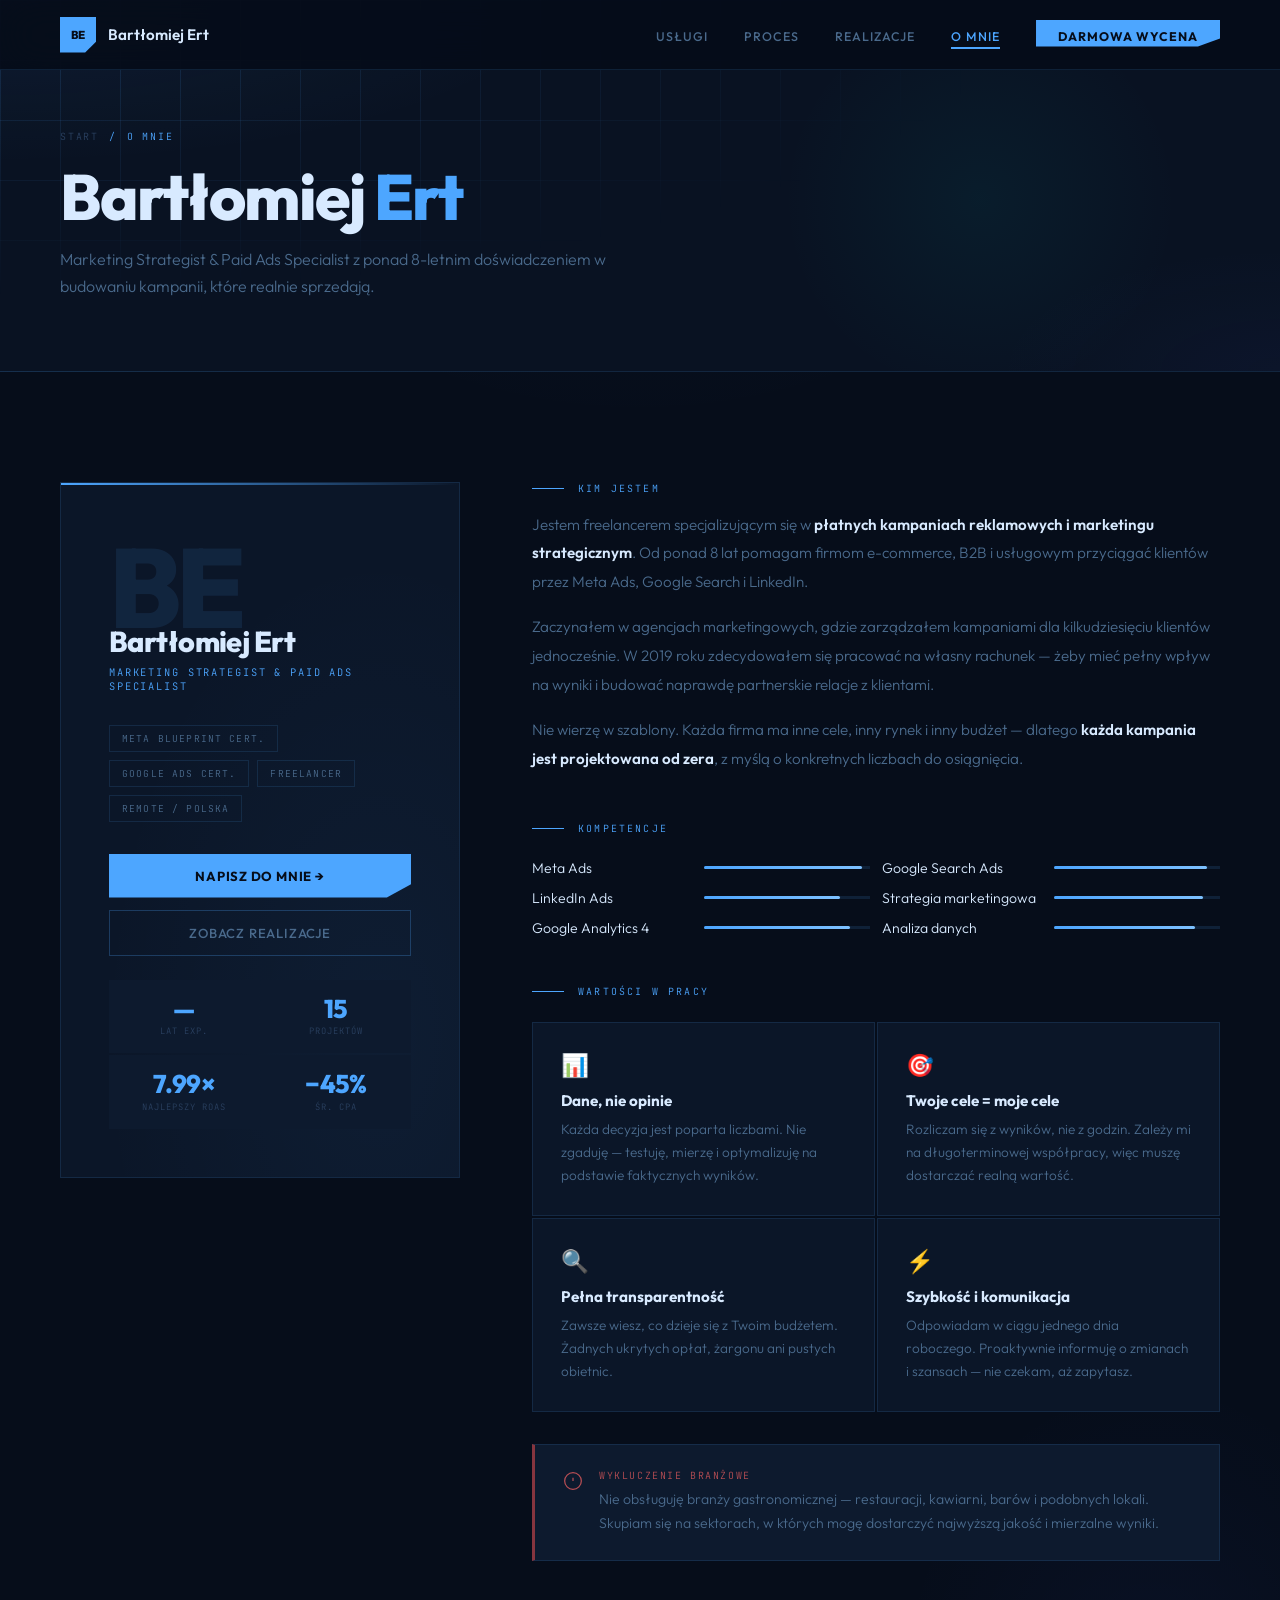
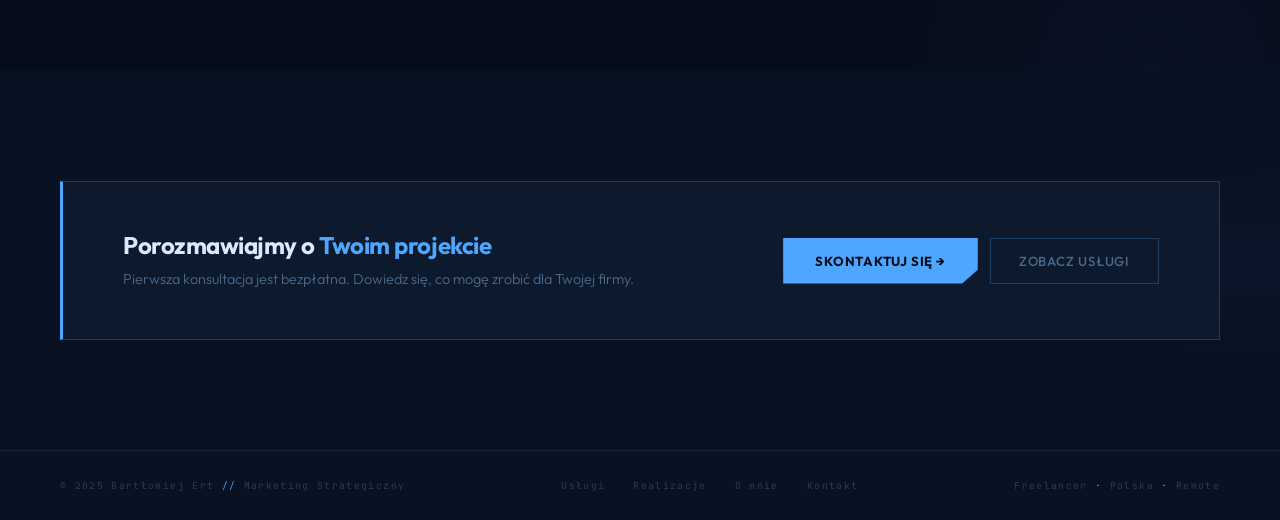
<file: site/o-mnie/index.html>
<!DOCTYPE html>
<html lang="pl">
<head>
<meta charset="UTF-8">
<meta name="viewport" content="width=device-width, initial-scale=1.0">
<title>O mnie — Bartłomiej Ert</title>
<link rel="preconnect" href="https://fonts.googleapis.com">
<link href="https://fonts.googleapis.com/css2?family=Outfit:wght@300;400;500;600;700;800&family=JetBrains+Mono:wght@300;400&display=swap" rel="stylesheet">
<link rel="stylesheet" href="../style.css">
<style>
  .about-grid { display:grid; grid-template-columns:400px 1fr; gap:72px; align-items:start; }
  .profile-card { background:var(--card); border:1px solid var(--border); padding:48px; position:relative; overflow:hidden; }
  .profile-card::before { content:''; position:absolute; top:0; left:0; right:0; height:2px; background:linear-gradient(90deg,var(--cyan),transparent); }
  .profile-bg { position:absolute; inset:0; background:radial-gradient(ellipse 70% 70% at 80% 80%,var(--cyan-glow),transparent); }
  .profile-initial { font-size:7rem; font-weight:800; color:var(--cyan); line-height:1; opacity:0.1; letter-spacing:-0.05em; position:relative; z-index:1; }
  .profile-info { position:relative; z-index:1; margin-top:-20px; margin-bottom:32px; }
  .profile-name { font-size:1.8rem; font-weight:800; color:var(--text); letter-spacing:-0.02em; margin-bottom:6px; }
  .profile-role { font-family:var(--mono); font-size:0.65rem; letter-spacing:0.18em; text-transform:uppercase; color:var(--cyan); }
  .profile-badges { display:flex; flex-wrap:wrap; gap:8px; position:relative; z-index:1; margin-bottom:32px; }
  .profile-badge { font-family:var(--mono); font-size:0.6rem; letter-spacing:0.12em; text-transform:uppercase; color:var(--muted); border:1px solid var(--border); padding:6px 12px; }
  .profile-stat-row { display:grid; grid-template-columns:1fr 1fr; gap:2px; position:relative; z-index:1; margin-top:24px; }
  .profile-stat { background:var(--bg3); padding:16px; text-align:center; }
  .profile-stat-val { font-size:1.6rem; font-weight:800; color:var(--cyan); letter-spacing:-0.02em; line-height:1; }
  .profile-stat-lbl { font-family:var(--mono); font-size:0.55rem; letter-spacing:0.12em; text-transform:uppercase; color:var(--muted2); margin-top:4px; }

  .about-text-block { margin-bottom:48px; }
  .about-text-block p { font-size:0.95rem; line-height:1.9; color:var(--muted); margin-bottom:16px; }
  .about-text-block p strong { color:var(--text); font-weight:600; }
  .about-text-block p:last-child { margin-bottom:0; }

  .skills-section { margin-bottom:48px; }
  .skills-grid { display:grid; grid-template-columns:1fr 1fr; gap:12px; }
  .skill-row { display:flex; align-items:center; gap:12px; }
  .skill-name { font-size:0.88rem; color:var(--text); min-width:160px; }
  .skill-bar { flex:1; height:3px; background:var(--border); position:relative; overflow:hidden; }
  .skill-fill { height:100%; background:linear-gradient(90deg,var(--cyan),var(--cyan2)); border-radius:2px; transition:width 1.2s ease; width:0; }

  .values-grid { display:grid; grid-template-columns:1fr 1fr; gap:2px; }
  .value-card { background:var(--card); border:1px solid var(--border); padding:28px; }
  .value-icon { font-size:1.4rem; margin-bottom:12px; }
  .value-title { font-size:0.95rem; font-weight:700; color:var(--text); margin-bottom:8px; }
  .value-desc { font-size:0.85rem; line-height:1.7; color:var(--muted); }

  .excl-box { background:var(--bg3); border:1px solid var(--border); border-left:3px solid rgba(255,80,80,0.5); padding:24px 28px; display:flex; align-items:flex-start; gap:16px; }
  .excl-icon { color:rgba(255,100,100,0.7); flex-shrink:0; margin-top:2px; }
  .excl-title { font-family:var(--mono); font-size:0.62rem; letter-spacing:0.16em; text-transform:uppercase; color:rgba(255,100,100,0.7); margin-bottom:6px; }
  .excl-text { font-size:0.88rem; line-height:1.7; color:var(--muted); }

  @media(max-width:900px){
    .about-grid{grid-template-columns:1fr}
    .skills-grid,.values-grid{grid-template-columns:1fr}
  }
</style>
</head>
<body>

<nav>
  <a class="nav-logo" href="/">
    <div class="nav-logo-icon"><span>BE</span></div>
    <span class="nav-logo-text">Bartłomiej Ert</span>
  </a>
  <ul class="nav-links">
    <li><a href="/uslugi/">Usługi</a></li>
    <li><a href="/proces/">Proces</a></li>
    <li><a href="/realizacje/">Realizacje</a></li>
    <li><a href="/o-mnie/" class="active">O mnie</a></li>
    <li><a href="/kontakt/" class="nav-cta">Darmowa wycena</a></li>
  </ul>
</nav>

<div class="page-hero">
  <div class="page-hero-grid"></div>
  <div class="page-hero-glow"></div>
  <div class="page-hero-inner">
    <div class="page-breadcrumb">
      <a href="/">Start</a>
      <span class="page-breadcrumb-sep">/</span>
      <span>O mnie</span>
    </div>
    <h1 class="page-title">Bartłomiej <span class="acc">Ert</span></h1>
    <p class="page-subtitle">Marketing Strategist & Paid Ads Specialist z ponad 8-letnim doświadczeniem w budowaniu kampanii, które realnie sprzedają.</p>
  </div>
</div>

<section class="section">
  <div class="about-grid">
    <div class="profile-card reveal">
      <div class="profile-bg"></div>
      <div class="profile-initial">BE</div>
      <div class="profile-info">
        <div class="profile-name">Bartłomiej Ert</div>
        <div class="profile-role">Marketing Strategist & Paid Ads Specialist</div>
      </div>
      <div class="profile-badges">
        <span class="profile-badge">Meta Blueprint Cert.</span>
        <span class="profile-badge">Google Ads Cert.</span>
        <span class="profile-badge">Freelancer</span>
        <span class="profile-badge">Remote / Polska</span>
      </div>
      <div style="position:relative;z-index:1;">
        <a href="/kontakt/" class="btn-primary" style="width:100%;justify-content:center;margin-bottom:12px;">Napisz do mnie →</a>
        <a href="/realizacje/" class="btn-ghost" style="width:100%;justify-content:center;">Zobacz realizacje</a>
      </div>
      <div class="profile-stat-row">
        <div class="profile-stat"><div class="profile-stat-val">—</div><div class="profile-stat-lbl">Lat exp.</div></div>
        <div class="profile-stat"><div class="profile-stat-val">15</div><div class="profile-stat-lbl">Projektów</div></div>
        <div class="profile-stat"><div class="profile-stat-val">7.99×</div><div class="profile-stat-lbl">Najlepszy ROAS</div></div>
        <div class="profile-stat"><div class="profile-stat-val">−45%</div><div class="profile-stat-lbl">Śr. CPA</div></div>
      </div>
    </div>

    <div>
      <div class="about-text-block reveal">
        <div class="s-label" style="margin-bottom:16px;"><div class="s-label-line"></div><span>Kim jestem</span></div>
        <p>Jestem freelancerem specjalizującym się w <strong>płatnych kampaniach reklamowych i marketingu strategicznym</strong>. Od ponad 8 lat pomagam firmom e-commerce, B2B i usługowym przyciągać klientów przez Meta Ads, Google Search i LinkedIn.</p>
        <p>Zaczynałem w agencjach marketingowych, gdzie zarządzałem kampaniami dla kilkudziesięciu klientów jednocześnie. W 2019 roku zdecydowałem się pracować na własny rachunek — żeby mieć pełny wpływ na wyniki i budować naprawdę partnerskie relacje z klientami.</p>
        <p>Nie wierzę w szablony. Każda firma ma inne cele, inny rynek i inny budżet — dlatego <strong>każda kampania jest projektowana od zera</strong>, z myślą o konkretnych liczbach do osiągnięcia.</p>
      </div>

      <div class="skills-section reveal">
        <div class="s-label" style="margin-bottom:24px;"><div class="s-label-line"></div><span>Kompetencje</span></div>
        <div class="skills-grid">
          <div class="skill-row">
            <span class="skill-name">Meta Ads</span>
            <div class="skill-bar"><div class="skill-fill" data-w="95"></div></div>
          </div>
          <div class="skill-row">
            <span class="skill-name">Google Search Ads</span>
            <div class="skill-bar"><div class="skill-fill" data-w="92"></div></div>
          </div>
          <div class="skill-row">
            <span class="skill-name">LinkedIn Ads</span>
            <div class="skill-bar"><div class="skill-fill" data-w="82"></div></div>
          </div>
          <div class="skill-row">
            <span class="skill-name">Strategia marketingowa</span>
            <div class="skill-bar"><div class="skill-fill" data-w="90"></div></div>
          </div>
          <div class="skill-row">
            <span class="skill-name">Google Analytics 4</span>
            <div class="skill-bar"><div class="skill-fill" data-w="88"></div></div>
          </div>
          <div class="skill-row">
            <span class="skill-name">Analiza danych</span>
            <div class="skill-bar"><div class="skill-fill" data-w="85"></div></div>
          </div>
        </div>
      </div>

      <div class="reveal">
        <div class="s-label" style="margin-bottom:24px;"><div class="s-label-line"></div><span>Wartości w pracy</span></div>
        <div class="values-grid" style="margin-bottom:32px;">
          <div class="value-card">
            <div class="value-icon">📊</div>
            <div class="value-title">Dane, nie opinie</div>
            <div class="value-desc">Każda decyzja jest poparta liczbami. Nie zgaduję — testuję, mierzę i optymalizuję na podstawie faktycznych wyników.</div>
          </div>
          <div class="value-card">
            <div class="value-icon">🎯</div>
            <div class="value-title">Twoje cele = moje cele</div>
            <div class="value-desc">Rozliczam się z wyników, nie z godzin. Zależy mi na długoterminowej współpracy, więc muszę dostarczać realną wartość.</div>
          </div>
          <div class="value-card">
            <div class="value-icon">🔍</div>
            <div class="value-title">Pełna transparentność</div>
            <div class="value-desc">Zawsze wiesz, co dzieje się z Twoim budżetem. Żadnych ukrytych opłat, żargonu ani pustych obietnic.</div>
          </div>
          <div class="value-card">
            <div class="value-icon">⚡</div>
            <div class="value-title">Szybkość i komunikacja</div>
            <div class="value-desc">Odpowiadam w ciągu jednego dnia roboczego. Proaktywnie informuję o zmianach i szansach — nie czekam, aż zapytasz.</div>
          </div>
        </div>
        <div class="excl-box">
          <svg class="excl-icon" width="20" height="20" viewBox="0 0 24 24" fill="none" stroke="currentColor" stroke-width="1.5"><circle cx="12" cy="12" r="10"/><line x1="12" y1="8" x2="12" y2="12"/><line x1="12" y1="16" x2="12.01" y2="16"/></svg>
          <div>
            <div class="excl-title">Wykluczenie branżowe</div>
            <p class="excl-text">Nie obsługuję branży gastronomicznej — restauracji, kawiarni, barów i podobnych lokali. Skupiam się na sektorach, w których mogę dostarczyć najwyższą jakość i mierzalne wyniki.</p>
          </div>
        </div>
      </div>
    </div>
  </div>
</section>

<section class="section section-alt">
  <div class="cta-banner reveal">
    <div class="cta-banner-text">
      <h3>Porozmawiajmy o <span class="acc">Twoim projekcie</span></h3>
      <p>Pierwsza konsultacja jest bezpłatna. Dowiedz się, co mogę zrobić dla Twojej firmy.</p>
    </div>
    <div class="cta-banner-actions">
      <a href="/kontakt/" class="btn-primary">Skontaktuj się →</a>
      <a href="/uslugi/" class="btn-ghost">Zobacz usługi</a>
    </div>
  </div>
</section>

<footer>
  <span>© 2025 Bartłomiej Ert <span class="footer-dot">//</span> Marketing Strategiczny</span>
  <div class="footer-links">
    <a href="/uslugi/">Usługi</a>
    <a href="/realizacje/">Realizacje</a>
    <a href="/o-mnie/">O mnie</a>
    <a href="/kontakt/">Kontakt</a>
  </div>
  <span>Freelancer <span class="footer-dot">·</span> Polska <span class="footer-dot">·</span> Remote</span>
</footer>

<script>
  const obs=new IntersectionObserver(e=>e.forEach(x=>{if(x.isIntersecting){x.target.classList.add('visible');obs.unobserve(x.target)}}),{threshold:0.06});
  document.querySelectorAll('.reveal').forEach(el=>obs.observe(el));
  // Skill bars animation
  const barObs=new IntersectionObserver(entries=>{
    entries.forEach(entry=>{
      if(entry.isIntersecting){
        entry.target.querySelectorAll('.skill-fill').forEach(bar=>{
          bar.style.width=bar.dataset.w+'%';
        });
        barObs.unobserve(entry.target);
      }
    });
  },{threshold:0.3});
  document.querySelectorAll('.skills-section').forEach(el=>barObs.observe(el));
</script>
</body>
</html>
</file>
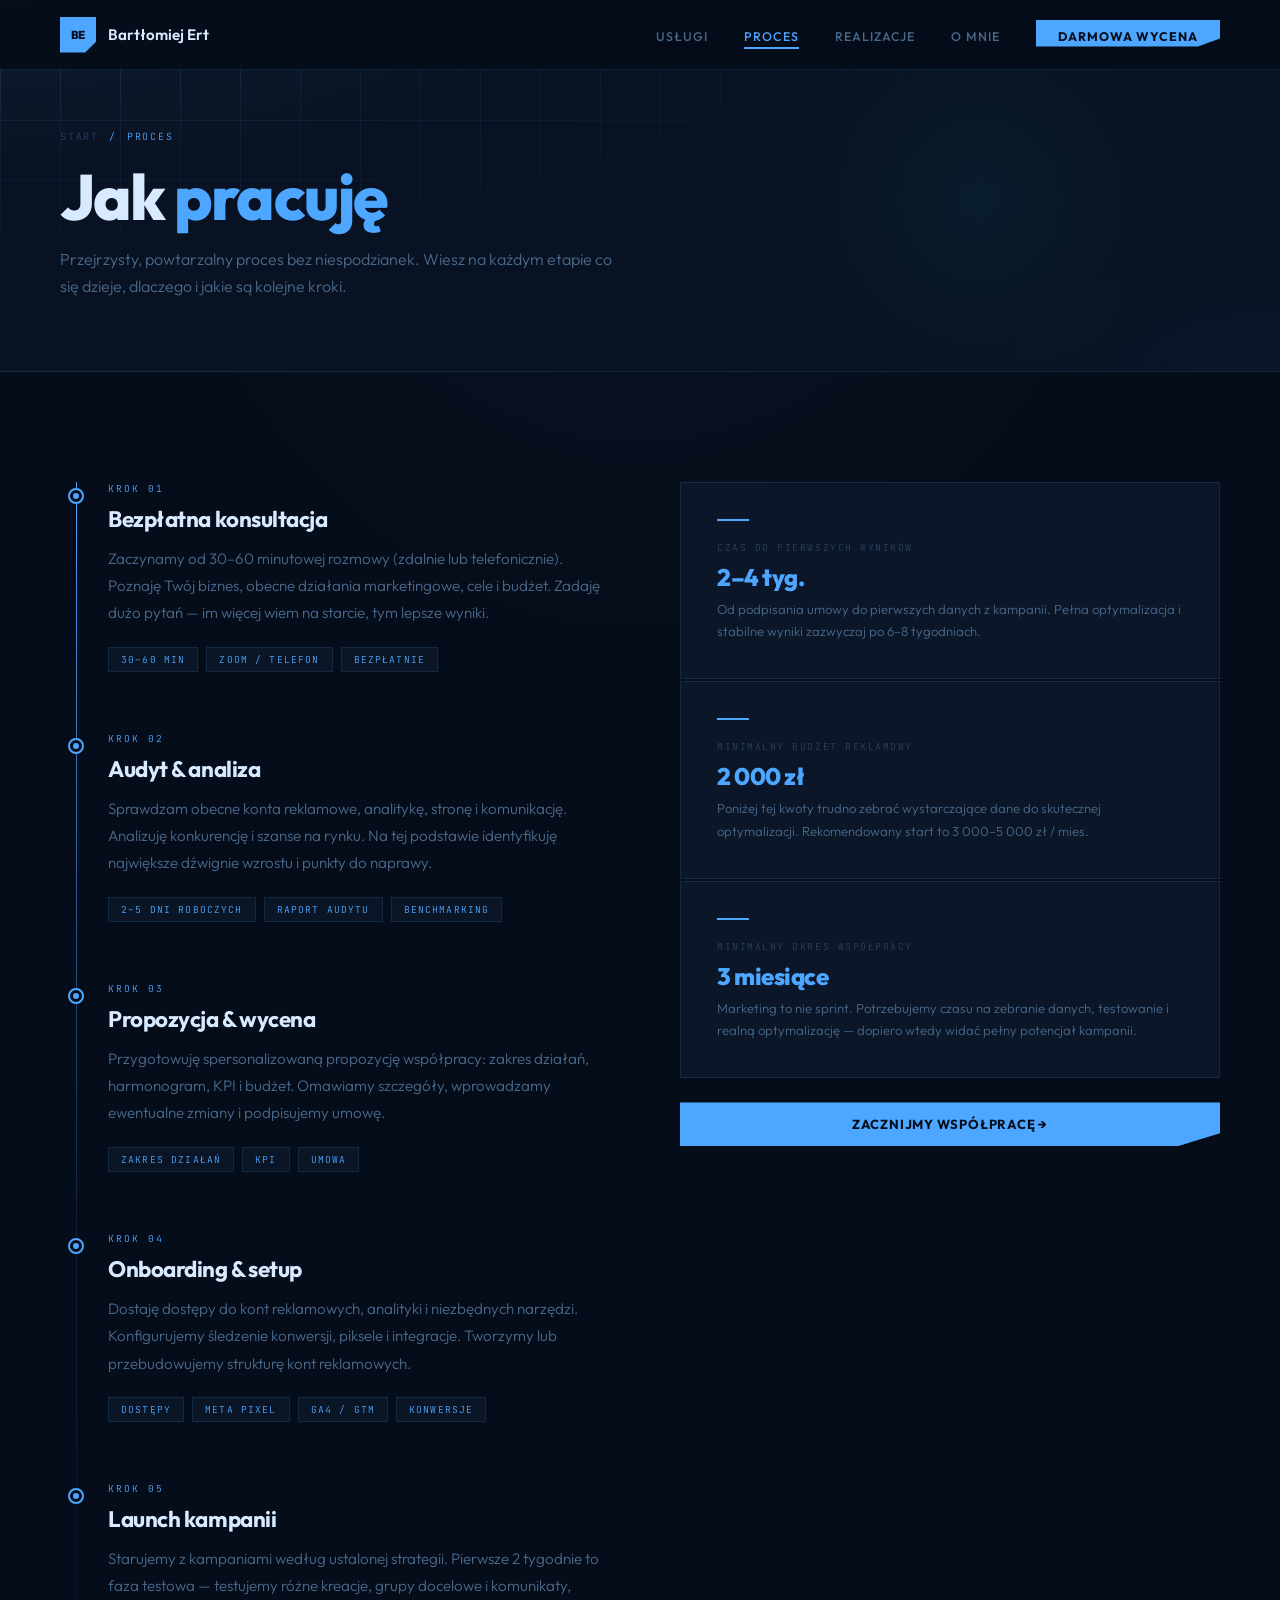
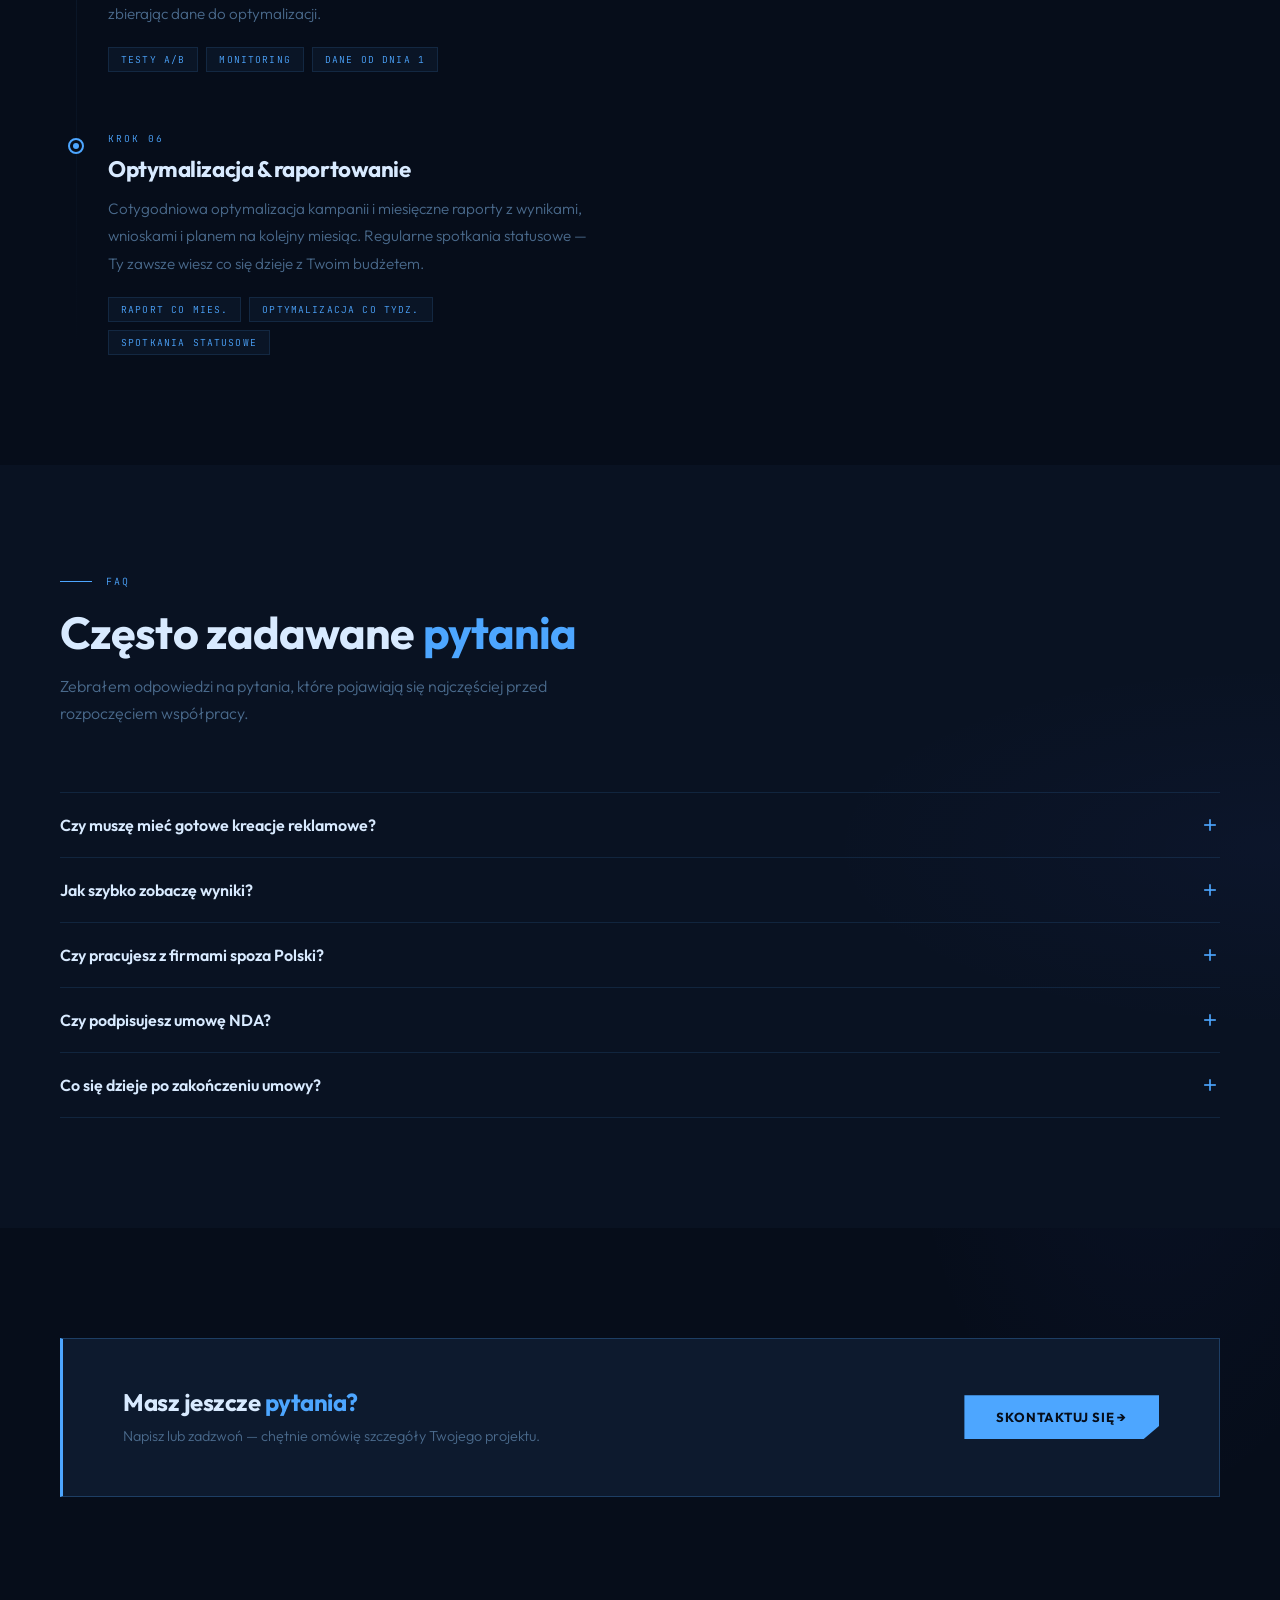
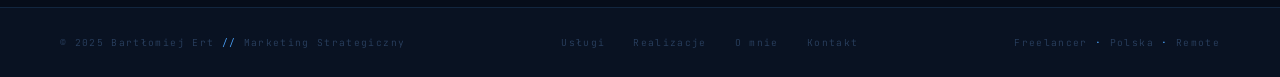
<file: site/proces/index.html>
<!DOCTYPE html>
<html lang="pl">
<head>
<meta charset="UTF-8">
<meta name="viewport" content="width=device-width, initial-scale=1.0">
<title>Proces — Bartłomiej Ert</title>
<link rel="preconnect" href="https://fonts.googleapis.com">
<link href="https://fonts.googleapis.com/css2?family=Outfit:wght@300;400;500;600;700;800&family=JetBrains+Mono:wght@300;400&display=swap" rel="stylesheet">
<link rel="stylesheet" href="../style.css">
<style>
  .timeline { position: relative; padding-left: 48px; }
  .timeline::before { content:''; position:absolute; left:16px; top:0; bottom:0; width:1px; background:linear-gradient(180deg, var(--cyan), var(--border), transparent); }
  .tl-step { position:relative; margin-bottom:60px; }
  .tl-step:last-child { margin-bottom:0; }
  .tl-dot { position:absolute; left:-40px; top:6px; width:16px; height:16px; background:var(--bg); border:2px solid var(--cyan); border-radius:50%; z-index:2; }
  .tl-dot::after { content:''; position:absolute; top:50%; left:50%; transform:translate(-50%,-50%); width:6px; height:6px; background:var(--cyan); border-radius:50%; }
  .tl-num { font-family:var(--mono); font-size:0.6rem; letter-spacing:0.2em; text-transform:uppercase; color:var(--cyan); margin-bottom:10px; }
  .tl-title { font-size:1.4rem; font-weight:700; color:var(--text); letter-spacing:-0.02em; margin-bottom:12px; }
  .tl-desc { font-size:0.95rem; line-height:1.8; color:var(--muted); margin-bottom:20px; max-width:560px; }
  .tl-items { display:flex; flex-wrap:wrap; gap:8px; }
  .tl-item { font-family:var(--mono); font-size:0.6rem; letter-spacing:0.12em; text-transform:uppercase; color:var(--cyan); border:1px solid var(--border); padding:5px 12px; background:var(--cyan-glow); }

  .timeline-grid { display:grid; grid-template-columns:1fr 1fr; gap:80px; align-items:start; }
  .tl-aside { position:sticky; top:100px; }
  .tl-aside-card { background:var(--card); border:1px solid var(--border); padding:36px; margin-bottom:2px; }
  .tl-aside-card::before { content:''; display:block; width:32px; height:2px; background:var(--cyan); margin-bottom:20px; }
  .tl-aside-label { font-family:var(--mono); font-size:0.6rem; letter-spacing:0.16em; text-transform:uppercase; color:var(--muted2); margin-bottom:8px; }
  .tl-aside-val { font-size:1.5rem; font-weight:800; color:var(--cyan); letter-spacing:-0.02em; }
  .tl-aside-note { font-size:0.82rem; line-height:1.7; color:var(--muted); margin-top:6px; }

  @media(max-width:900px){ .timeline-grid{grid-template-columns:1fr} .tl-aside{position:static} }
</style>
</head>
<body>

<nav>
  <a class="nav-logo" href="/">
    <div class="nav-logo-icon"><span>BE</span></div>
    <span class="nav-logo-text">Bartłomiej Ert</span>
  </a>
  <ul class="nav-links">
    <li><a href="/uslugi/">Usługi</a></li>
    <li><a href="/proces/" class="active">Proces</a></li>
    <li><a href="/realizacje/">Realizacje</a></li>
    <li><a href="/o-mnie/">O mnie</a></li>
    <li><a href="/kontakt/" class="nav-cta">Darmowa wycena</a></li>
  </ul>
</nav>

<div class="page-hero">
  <div class="page-hero-grid"></div>
  <div class="page-hero-glow"></div>
  <div class="page-hero-inner">
    <div class="page-breadcrumb">
      <a href="/">Start</a>
      <span class="page-breadcrumb-sep">/</span>
      <span>Proces</span>
    </div>
    <h1 class="page-title">Jak <span class="acc">pracuję</span></h1>
    <p class="page-subtitle">Przejrzysty, powtarzalny proces bez niespodzianek. Wiesz na każdym etapie co się dzieje, dlaczego i jakie są kolejne kroki.</p>
  </div>
</div>

<section class="section">
  <div class="timeline-grid">
    <div class="timeline reveal">
      <div class="tl-step">
        <div class="tl-dot"></div>
        <div class="tl-num">Krok 01</div>
        <h3 class="tl-title">Bezpłatna konsultacja</h3>
        <p class="tl-desc">Zaczynamy od 30–60 minutowej rozmowy (zdalnie lub telefonicznie). Poznaję Twój biznes, obecne działania marketingowe, cele i budżet. Zadaję dużo pytań — im więcej wiem na starcie, tym lepsze wyniki.</p>
        <div class="tl-items">
          <span class="tl-item">30–60 min</span>
          <span class="tl-item">Zoom / telefon</span>
          <span class="tl-item">Bezpłatnie</span>
        </div>
      </div>
      <div class="tl-step">
        <div class="tl-dot"></div>
        <div class="tl-num">Krok 02</div>
        <h3 class="tl-title">Audyt & analiza</h3>
        <p class="tl-desc">Sprawdzam obecne konta reklamowe, analitykę, stronę i komunikację. Analizuję konkurencję i szanse na rynku. Na tej podstawie identyfikuję największe dźwignie wzrostu i punkty do naprawy.</p>
        <div class="tl-items">
          <span class="tl-item">2–5 dni roboczych</span>
          <span class="tl-item">Raport audytu</span>
          <span class="tl-item">Benchmarking</span>
        </div>
      </div>
      <div class="tl-step">
        <div class="tl-dot"></div>
        <div class="tl-num">Krok 03</div>
        <h3 class="tl-title">Propozycja & wycena</h3>
        <p class="tl-desc">Przygotowuję spersonalizowaną propozycję współpracy: zakres działań, harmonogram, KPI i budżet. Omawiamy szczegóły, wprowadzamy ewentualne zmiany i podpisujemy umowę.</p>
        <div class="tl-items">
          <span class="tl-item">Zakres działań</span>
          <span class="tl-item">KPI</span>
          <span class="tl-item">Umowa</span>
        </div>
      </div>
      <div class="tl-step">
        <div class="tl-dot"></div>
        <div class="tl-num">Krok 04</div>
        <h3 class="tl-title">Onboarding & setup</h3>
        <p class="tl-desc">Dostaję dostępy do kont reklamowych, analityki i niezbędnych narzędzi. Konfigurujemy śledzenie konwersji, piksele i integracje. Tworzymy lub przebudowujemy strukturę kont reklamowych.</p>
        <div class="tl-items">
          <span class="tl-item">Dostępy</span>
          <span class="tl-item">Meta Pixel</span>
          <span class="tl-item">GA4 / GTM</span>
          <span class="tl-item">Konwersje</span>
        </div>
      </div>
      <div class="tl-step">
        <div class="tl-dot"></div>
        <div class="tl-num">Krok 05</div>
        <h3 class="tl-title">Launch kampanii</h3>
        <p class="tl-desc">Starujemy z kampaniami według ustalonej strategii. Pierwsze 2 tygodnie to faza testowa — testujemy różne kreacje, grupy docelowe i komunikaty, zbierając dane do optymalizacji.</p>
        <div class="tl-items">
          <span class="tl-item">Testy A/B</span>
          <span class="tl-item">Monitoring</span>
          <span class="tl-item">Dane od dnia 1</span>
        </div>
      </div>
      <div class="tl-step">
        <div class="tl-dot"></div>
        <div class="tl-num">Krok 06</div>
        <h3 class="tl-title">Optymalizacja & raportowanie</h3>
        <p class="tl-desc">Cotygodniowa optymalizacja kampanii i miesięczne raporty z wynikami, wnioskami i planem na kolejny miesiąc. Regularne spotkania statusowe — Ty zawsze wiesz co się dzieje z Twoim budżetem.</p>
        <div class="tl-items">
          <span class="tl-item">Raport co mies.</span>
          <span class="tl-item">Optymalizacja co tydz.</span>
          <span class="tl-item">Spotkania statusowe</span>
        </div>
      </div>
    </div>

    <div class="tl-aside reveal d2">
      <div class="tl-aside-card">
        <div class="tl-aside-label">Czas do pierwszych wyników</div>
        <div class="tl-aside-val">2–4 tyg.</div>
        <div class="tl-aside-note">Od podpisania umowy do pierwszych danych z kampanii. Pełna optymalizacja i stabilne wyniki zazwyczaj po 6–8 tygodniach.</div>
      </div>
      <div class="tl-aside-card">
        <div class="tl-aside-label">Minimalny budżet reklamowy</div>
        <div class="tl-aside-val">2 000 zł</div>
        <div class="tl-aside-note">Poniżej tej kwoty trudno zebrać wystarczające dane do skutecznej optymalizacji. Rekomendowany start to 3 000–5 000 zł / mies.</div>
      </div>
      <div class="tl-aside-card">
        <div class="tl-aside-label">Minimalny okres współpracy</div>
        <div class="tl-aside-val">3 miesiące</div>
        <div class="tl-aside-note">Marketing to nie sprint. Potrzebujemy czasu na zebranie danych, testowanie i realną optymalizację — dopiero wtedy widać pełny potencjał kampanii.</div>
      </div>
      <div style="margin-top:24px;">
        <a href="/kontakt/" class="btn-primary" style="width:100%;justify-content:center;">Zacznijmy współpracę →</a>
      </div>
    </div>
  </div>
</section>

<!-- FAQ -->
<section class="section section-alt">
  <div class="s-label reveal"><div class="s-label-line"></div><span>FAQ</span></div>
  <h2 class="s-title reveal">Często zadawane <span class="acc">pytania</span></h2>
  <p class="s-sub reveal">Zebrałem odpowiedzi na pytania, które pojawiają się najczęściej przed rozpoczęciem współpracy.</p>
  <div class="faq-list reveal">
    <div class="faq-item">
      <div class="faq-q">Czy muszę mieć gotowe kreacje reklamowe?
        <svg class="faq-arrow" viewBox="0 0 24 24" fill="none" stroke="currentColor" stroke-width="2"><line x1="12" y1="5" x2="12" y2="19"/><line x1="5" y1="12" x2="19" y2="12"/></svg>
      </div>
      <div class="faq-a"><div class="faq-a-inner">Nie — mogę przygotować brief dla grafika lub pomóc w stworzeniu kreacji. Jeśli masz własny zespół kreatywny, koordynuję z nimi współpracę i przygotowuję szczegółowe briefy reklamowe.</div></div>
    </div>
    <div class="faq-item">
      <div class="faq-q">Jak szybko zobaczę wyniki?
        <svg class="faq-arrow" viewBox="0 0 24 24" fill="none" stroke="currentColor" stroke-width="2"><line x1="12" y1="5" x2="12" y2="19"/><line x1="5" y1="12" x2="19" y2="12"/></svg>
      </div>
      <div class="faq-a"><div class="faq-a-inner">Pierwsze dane pojawiają się w ciągu kilku dni od startu kampanii. Stabilne, optymalne wyniki zazwyczaj osiągamy po 6–8 tygodniach — algorytmy reklamowe potrzebują czasu na uczenie się i zbieranie danych.</div></div>
    </div>
    <div class="faq-item">
      <div class="faq-q">Czy pracujesz z firmami spoza Polski?
        <svg class="faq-arrow" viewBox="0 0 24 24" fill="none" stroke="currentColor" stroke-width="2"><line x1="12" y1="5" x2="12" y2="19"/><line x1="5" y1="12" x2="19" y2="12"/></svg>
      </div>
      <div class="faq-a"><div class="faq-a-inner">Tak, pracuję w 100% zdalnie i obsługuję klientów z Polski i z zagranicy. Cała komunikacja może odbywać się po polsku lub angielsku.</div></div>
    </div>
    <div class="faq-item">
      <div class="faq-q">Czy podpisujesz umowę NDA?
        <svg class="faq-arrow" viewBox="0 0 24 24" fill="none" stroke="currentColor" stroke-width="2"><line x1="12" y1="5" x2="12" y2="19"/><line x1="5" y1="12" x2="19" y2="12"/></svg>
      </div>
      <div class="faq-a"><div class="faq-a-inner">Tak, standardowo podpisujemy umowę o zachowaniu poufności. Wszystkie dane dotyczące Twojego biznesu, budżetów i wyników kampanii pozostają całkowicie poufne.</div></div>
    </div>
    <div class="faq-item">
      <div class="faq-q">Co się dzieje po zakończeniu umowy?
        <svg class="faq-arrow" viewBox="0 0 24 24" fill="none" stroke="currentColor" stroke-width="2"><line x1="12" y1="5" x2="12" y2="19"/><line x1="5" y1="12" x2="19" y2="12"/></svg>
      </div>
      <div class="faq-a"><div class="faq-a-inner">Konta reklamowe, dane i historia kampanii zawsze należą do Ciebie. Po zakończeniu współpracy przekazuję pełną dokumentację, raporty i dostępy — bez żadnych haczyków.</div></div>
    </div>
  </div>
</section>

<section class="section">
  <div class="cta-banner reveal">
    <div class="cta-banner-text">
      <h3>Masz jeszcze <span class="acc">pytania?</span></h3>
      <p>Napisz lub zadzwoń — chętnie omówię szczegóły Twojego projektu.</p>
    </div>
    <div class="cta-banner-actions">
      <a href="/kontakt/" class="btn-primary">Skontaktuj się →</a>
    </div>
  </div>
</section>

<footer>
  <span>© 2025 Bartłomiej Ert <span class="footer-dot">//</span> Marketing Strategiczny</span>
  <div class="footer-links">
    <a href="/uslugi/">Usługi</a>
    <a href="/realizacje/">Realizacje</a>
    <a href="/o-mnie/">O mnie</a>
    <a href="/kontakt/">Kontakt</a>
  </div>
  <span>Freelancer <span class="footer-dot">·</span> Polska <span class="footer-dot">·</span> Remote</span>
</footer>

<script>
  const obs=new IntersectionObserver(e=>e.forEach(x=>{if(x.isIntersecting){x.target.classList.add('visible');obs.unobserve(x.target)}}),{threshold:0.06});
  document.querySelectorAll('.reveal').forEach(el=>obs.observe(el));
  document.querySelectorAll('.faq-q').forEach(q=>{
    q.addEventListener('click',()=>{
      const item=q.closest('.faq-item');
      const wasOpen=item.classList.contains('open');
      document.querySelectorAll('.faq-item').forEach(i=>i.classList.remove('open'));
      if(!wasOpen) item.classList.add('open');
    });
  });
</script>
</body>
</html>
</file>
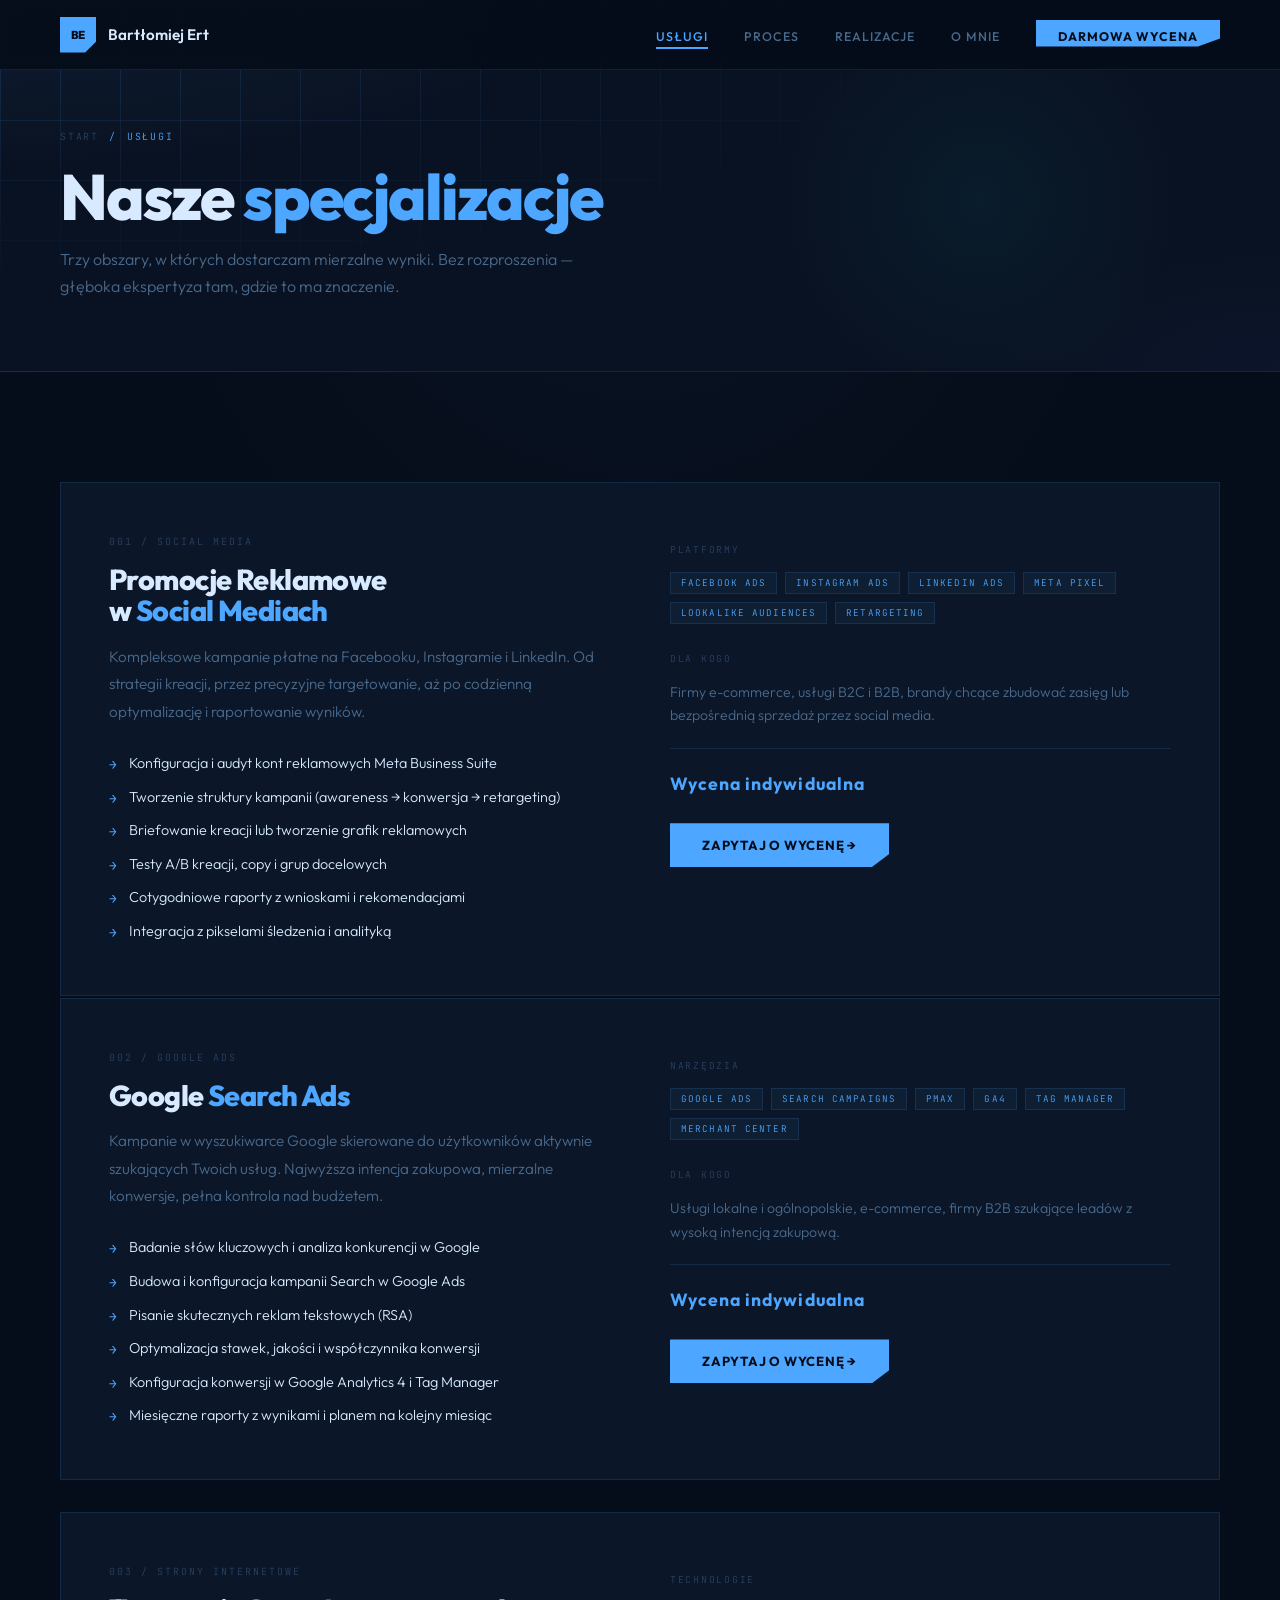
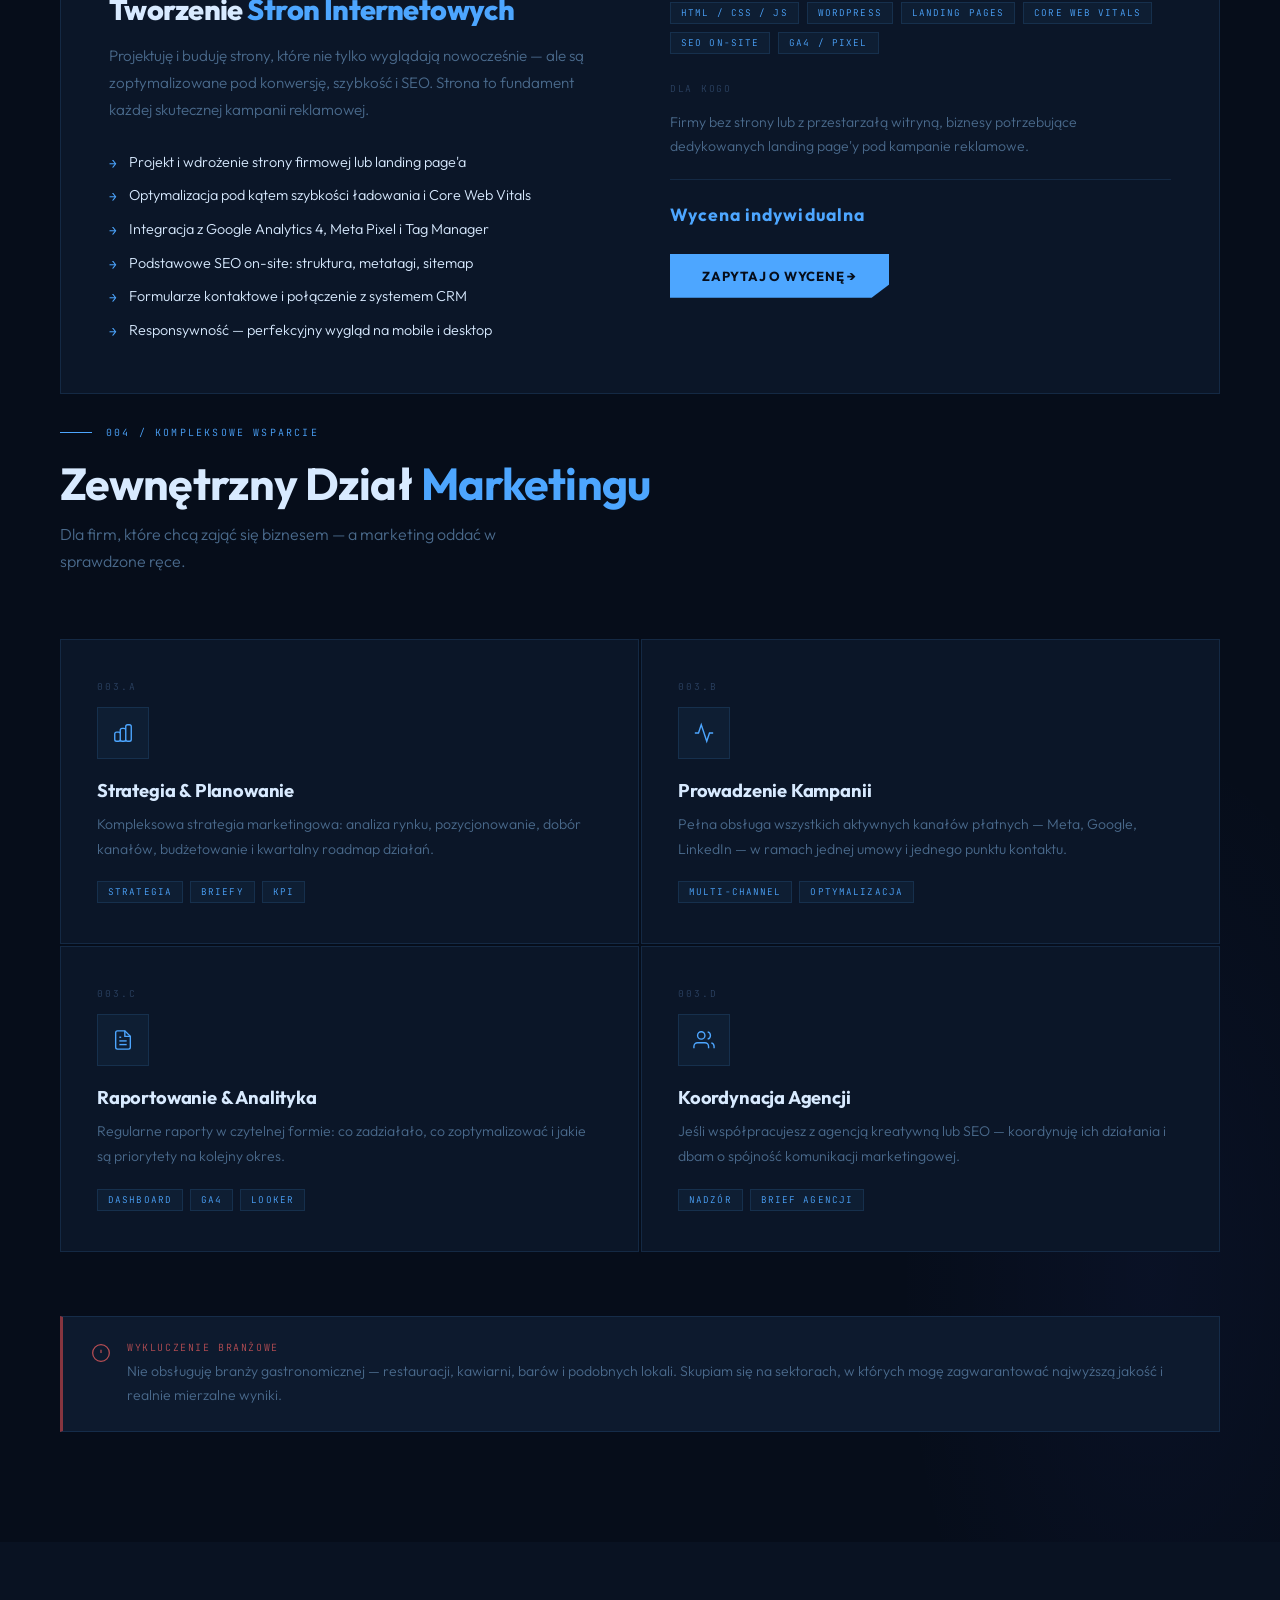
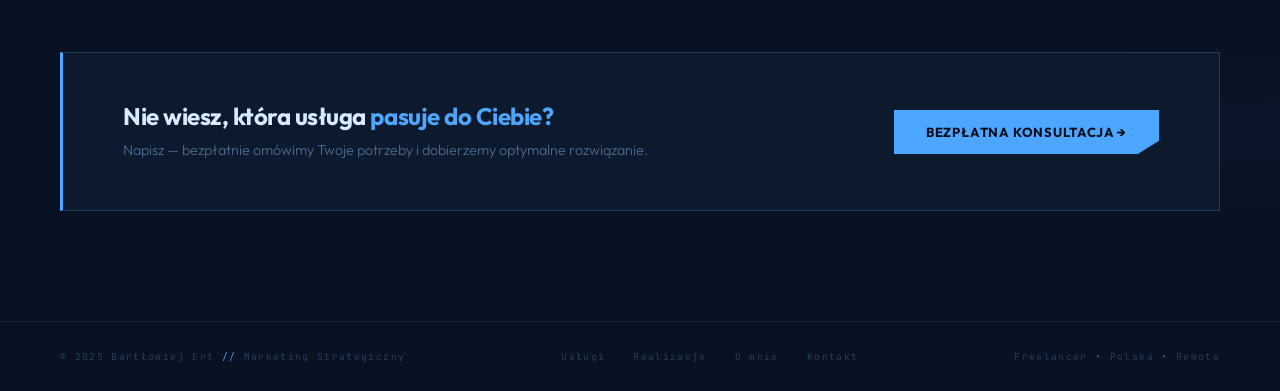
<file: site/uslugi/index.html>
<!DOCTYPE html>
<html lang="pl">
<head>
<meta charset="UTF-8">
<meta name="viewport" content="width=device-width, initial-scale=1.0">
<title>Usługi — Bartłomiej Ert</title>
<link rel="preconnect" href="https://fonts.googleapis.com">
<link href="https://fonts.googleapis.com/css2?family=Outfit:wght@300;400;500;600;700;800&family=JetBrains+Mono:wght@300;400&display=swap" rel="stylesheet">
<link rel="stylesheet" href="../style.css">
<style>
  .offer-row {
    display: grid; grid-template-columns: 1fr 1fr; gap: 2px; margin-bottom: 2px;
  }
  .offer-big {
    background: var(--card); border: 1px solid var(--border);
    padding: 52px 48px; position: relative; overflow: hidden;
    transition: border-color 0.35s, background 0.35s;
    grid-column: span 2;
  }
  .offer-big::before { content:''; position:absolute; top:0; left:0; right:0; height:2px; background:linear-gradient(90deg,var(--cyan),transparent); transform:scaleX(0); transform-origin:left; transition:transform 0.45s ease; }
  .offer-big:hover { border-color:var(--border2); background:var(--card-h); }
  .offer-big:hover::before { transform:scaleX(1); }
  .offer-inner { display: grid; grid-template-columns: 1fr 1fr; gap: 60px; align-items: start; }
  .offer-head-num { font-family:var(--mono); font-size:0.62rem; letter-spacing:0.2em; text-transform:uppercase; color:var(--muted2); margin-bottom:16px; }
  .offer-head-title { font-size:1.8rem; font-weight:800; color:var(--text); letter-spacing:-0.02em; margin-bottom:16px; line-height:1.1; }
  .offer-head-title .acc { color:var(--cyan); }
  .offer-head-desc { font-size:0.95rem; line-height:1.8; color:var(--muted); margin-bottom:28px; }
  .offer-points { list-style:none; display:flex; flex-direction:column; gap:12px; }
  .offer-points li { display:flex; align-items:flex-start; gap:12px; font-size:0.9rem; color:var(--text); line-height:1.5; }
  .offer-points li::before { content:'→'; color:var(--cyan); font-family:var(--mono); font-size:0.8rem; flex-shrink:0; margin-top:2px; }
  .offer-aside { padding-top:8px; }
  .offer-aside-label { font-family:var(--mono); font-size:0.6rem; letter-spacing:0.18em; text-transform:uppercase; color:var(--muted2); margin-bottom:16px; }
  .offer-aside-tags { display:flex; flex-wrap:wrap; gap:8px; margin-bottom:28px; }
  .offer-price-note { font-family:var(--mono); font-size:0.65rem; letter-spacing:0.1em; color:var(--muted); line-height:1.7; border-top:1px solid var(--border); padding-top:20px; }
  .offer-price-note strong { color:var(--cyan); display:block; font-size:1.1rem; font-family:var(--ff); font-weight:700; margin-bottom:4px; }

  .offer-small {
    background: var(--card); border: 1px solid var(--border);
    padding: 40px 36px; position: relative; overflow: hidden;
    transition: border-color 0.35s, background 0.35s;
  }
  .offer-small::before { content:''; position:absolute; top:0; left:0; right:0; height:2px; background:linear-gradient(90deg,var(--cyan),transparent); transform:scaleX(0); transform-origin:left; transition:transform 0.45s ease; }
  .offer-small:hover { border-color:var(--border2); background:var(--card-h); }
  .offer-small:hover::before { transform:scaleX(1); }
  .offer-small-num { font-family:var(--mono); font-size:0.6rem; letter-spacing:0.2em; text-transform:uppercase; color:var(--muted2); margin-bottom:14px; }
  .offer-small-icon { width:52px; height:52px; background:var(--cyan-glow); border:1px solid var(--border); display:flex; align-items:center; justify-content:center; margin-bottom:20px; }
  .offer-small-icon svg { width:22px; height:22px; color:var(--cyan); }
  .offer-small-title { font-size:1.15rem; font-weight:700; color:var(--text); margin-bottom:10px; letter-spacing:-0.01em; }
  .offer-small-desc { font-size:0.88rem; line-height:1.75; color:var(--muted); margin-bottom:20px; }

  .excl-box {
    background:var(--bg3); border:1px solid var(--border); border-left:3px solid rgba(255,80,80,0.5);
    padding:24px 28px; margin-top:64px;
    display:flex; align-items:flex-start; gap:16px;
  }
  .excl-icon { color:rgba(255,100,100,0.7); flex-shrink:0; margin-top:2px; }
  .excl-title { font-family:var(--mono); font-size:0.62rem; letter-spacing:0.16em; text-transform:uppercase; color:rgba(255,100,100,0.7); margin-bottom:6px; }
  .excl-text { font-size:0.88rem; line-height:1.7; color:var(--muted); }

  @media(max-width:900px){
    .offer-big,.offer-row{grid-template-columns:1fr}
    .offer-big{grid-column:1}
    .offer-inner{grid-template-columns:1fr;gap:32px}
  }
</style>
</head>
<body>

<nav>
  <a class="nav-logo" href="/">
    <div class="nav-logo-icon"><span>BE</span></div>
    <span class="nav-logo-text">Bartłomiej Ert</span>
  </a>
  <ul class="nav-links">
    <li><a href="/uslugi/" class="active">Usługi</a></li>
    <li><a href="/proces/">Proces</a></li>
    <li><a href="/realizacje/">Realizacje</a></li>
    <li><a href="/o-mnie/">O mnie</a></li>
    <li><a href="/kontakt/" class="nav-cta">Darmowa wycena</a></li>
  </ul>
</nav>

<div class="page-hero">
  <div class="page-hero-grid"></div>
  <div class="page-hero-glow"></div>
  <div class="page-hero-inner">
    <div class="page-breadcrumb">
      <a href="/">Start</a>
      <span class="page-breadcrumb-sep">/</span>
      <span>Usługi</span>
    </div>
    <h1 class="page-title">Nasze <span class="acc">specjalizacje</span></h1>
    <p class="page-subtitle">Trzy obszary, w których dostarczam mierzalne wyniki. Bez rozproszenia — głęboka ekspertyza tam, gdzie to ma znaczenie.</p>
  </div>
</div>

<section class="section">
  <!-- OFERTA 1 — Social Media (big) -->
  <div class="offer-big reveal" style="margin-bottom:2px;">
    <div class="offer-inner">
      <div>
        <div class="offer-head-num">001 / Social Media</div>
        <h2 class="offer-head-title">Promocje Reklamowe<br>w <span class="acc">Social Mediach</span></h2>
        <p class="offer-head-desc">Kompleksowe kampanie płatne na Facebooku, Instagramie i LinkedIn. Od strategii kreacji, przez precyzyjne targetowanie, aż po codzienną optymalizację i raportowanie wyników.</p>
        <ul class="offer-points">
          <li>Konfiguracja i audyt kont reklamowych Meta Business Suite</li>
          <li>Tworzenie struktury kampanii (awareness → konwersja → retargeting)</li>
          <li>Briefowanie kreacji lub tworzenie grafik reklamowych</li>
          <li>Testy A/B kreacji, copy i grup docelowych</li>
          <li>Cotygodniowe raporty z wnioskami i rekomendacjami</li>
          <li>Integracja z pikselami śledzenia i analityką</li>
        </ul>
      </div>
      <div class="offer-aside">
        <div class="offer-aside-label">Platformy</div>
        <div class="offer-aside-tags">
          <span class="svc-tag">Facebook Ads</span>
          <span class="svc-tag">Instagram Ads</span>
          <span class="svc-tag">LinkedIn Ads</span>
          <span class="svc-tag">Meta Pixel</span>
          <span class="svc-tag">Lookalike Audiences</span>
          <span class="svc-tag">Retargeting</span>
        </div>
        <div class="offer-aside-label" style="margin-top:20px;">Dla kogo</div>
        <p style="font-size:0.88rem;color:var(--muted);line-height:1.7;margin-bottom:20px;">Firmy e-commerce, usługi B2C i B2B, brandy chcące zbudować zasięg lub bezpośrednią sprzedaż przez social media.</p>
        <div class="offer-price-note">
          <strong>Wycena indywidualna</strong>
          
        </div>
        <div style="margin-top:24px;"><a href="/kontakt/" class="btn-primary">Zapytaj o wycenę →</a></div>
      </div>
    </div>
  </div>

  <!-- OFERTA 2 — Google (big) -->
  <div class="offer-big reveal" style="margin-bottom:32px;">
    <div class="offer-inner">
      <div>
        <div class="offer-head-num">002 / Google Ads</div>
        <h2 class="offer-head-title">Google <span class="acc">Search Ads</span></h2>
        <p class="offer-head-desc">Kampanie w wyszukiwarce Google skierowane do użytkowników aktywnie szukających Twoich usług. Najwyższa intencja zakupowa, mierzalne konwersje, pełna kontrola nad budżetem.</p>
        <ul class="offer-points">
          <li>Badanie słów kluczowych i analiza konkurencji w Google</li>
          <li>Budowa i konfiguracja kampanii Search w Google Ads</li>
          <li>Pisanie skutecznych reklam tekstowych (RSA)</li>
          <li>Optymalizacja stawek, jakości i współczynnika konwersji</li>
          <li>Konfiguracja konwersji w Google Analytics 4 i Tag Manager</li>
          <li>Miesięczne raporty z wynikami i planem na kolejny miesiąc</li>
        </ul>
      </div>
      <div class="offer-aside">
        <div class="offer-aside-label">Narzędzia</div>
        <div class="offer-aside-tags">
          <span class="svc-tag">Google Ads</span>
          <span class="svc-tag">Search Campaigns</span>
          <span class="svc-tag">PMAX</span>
          <span class="svc-tag">GA4</span>
          <span class="svc-tag">Tag Manager</span>
          <span class="svc-tag">Merchant Center</span>
        </div>
        <div class="offer-aside-label" style="margin-top:20px;">Dla kogo</div>
        <p style="font-size:0.88rem;color:var(--muted);line-height:1.7;margin-bottom:20px;">Usługi lokalne i ogólnopolskie, e-commerce, firmy B2B szukające leadów z wysoką intencją zakupową.</p>
        <div class="offer-price-note">
          <strong>Wycena indywidualna</strong>
          
        </div>
        <div style="margin-top:24px;"><a href="/kontakt/" class="btn-primary">Zapytaj o wycenę →</a></div>
      </div>
    </div>
  </div>

  <!-- OFERTA 3 — Tworzenie stron internetowych (big) -->
  <div class="offer-big reveal" style="margin-bottom:32px;">
    <div class="offer-inner">
      <div>
        <div class="offer-head-num">003 / Strony internetowe</div>
        <h2 class="offer-head-title">Tworzenie <span class="acc">Stron Internetowych</span></h2>
        <p class="offer-head-desc">Projektuję i buduję strony, które nie tylko wyglądają nowocześnie — ale są zoptymalizowane pod konwersję, szybkość i SEO. Strona to fundament każdej skutecznej kampanii reklamowej.</p>
        <ul class="offer-points">
          <li>Projekt i wdrożenie strony firmowej lub landing page'a</li>
          <li>Optymalizacja pod kątem szybkości ładowania i Core Web Vitals</li>
          <li>Integracja z Google Analytics 4, Meta Pixel i Tag Manager</li>
          <li>Podstawowe SEO on-site: struktura, metatagi, sitemap</li>
          <li>Formularze kontaktowe i połączenie z systemem CRM</li>
          <li>Responsywność — perfekcyjny wygląd na mobile i desktop</li>
        </ul>
      </div>
      <div class="offer-aside">
        <div class="offer-aside-label">Technologie</div>
        <div class="offer-aside-tags">
          <span class="svc-tag">HTML / CSS / JS</span>
          <span class="svc-tag">WordPress</span>
          <span class="svc-tag">Landing Pages</span>
          <span class="svc-tag">Core Web Vitals</span>
          <span class="svc-tag">SEO on-site</span>
          <span class="svc-tag">GA4 / Pixel</span>
        </div>
        <div class="offer-aside-label" style="margin-top:20px;">Dla kogo</div>
        <p style="font-size:0.88rem;color:var(--muted);line-height:1.7;margin-bottom:20px;">Firmy bez strony lub z przestarzałą witryną, biznesy potrzebujące dedykowanych landing page'y pod kampanie reklamowe.</p>
        <div class="offer-price-note">
          <strong>Wycena indywidualna</strong>
          
        </div>
        <div style="margin-top:24px;"><a href="/kontakt/" class="btn-primary">Zapytaj o wycenę →</a></div>
      </div>
    </div>
  </div>

  <!-- OFERTA 4 — Kompleksowa (small + info) -->
  <div class="s-label reveal"><div class="s-label-line"></div><span>004 / Kompleksowe wsparcie</span></div>
  <h2 class="s-title reveal" style="margin-bottom:12px;">Zewnętrzny Dział <span class="acc">Marketingu</span></h2>
  <p class="s-sub reveal">Dla firm, które chcą zająć się biznesem — a marketing oddać w sprawdzone ręce.</p>
  <div class="offer-row">
    <div class="offer-small reveal d1">
      <div class="offer-small-num">003.A</div>
      <div class="offer-small-icon">
        <svg viewBox="0 0 24 24" fill="none" stroke="currentColor" stroke-width="1.5"><path d="M9 19v-6a2 2 0 0 0-2-2H5a2 2 0 0 0-2 2v6a2 2 0 0 0 2 2h2a2 2 0 0 0 2-2zm0 0V9a2 2 0 0 1 2-2h2a2 2 0 0 1 2 2v10m-6 0a2 2 0 0 0 2 2h2a2 2 0 0 0 2-2m0 0V5a2 2 0 0 1 2-2h2a2 2 0 0 1 2 2v14a2 2 0 0 1-2 2h-2a2 2 0 0 1-2-2z"/></svg>
      </div>
      <h3 class="offer-small-title">Strategia & Planowanie</h3>
      <p class="offer-small-desc">Kompleksowa strategia marketingowa: analiza rynku, pozycjonowanie, dobór kanałów, budżetowanie i kwartalny roadmap działań.</p>
      <div class="svc-tags"><span class="svc-tag">Strategia</span><span class="svc-tag">Briefy</span><span class="svc-tag">KPI</span></div>
    </div>
    <div class="offer-small reveal d2">
      <div class="offer-small-num">003.B</div>
      <div class="offer-small-icon">
        <svg viewBox="0 0 24 24" fill="none" stroke="currentColor" stroke-width="1.5"><polyline points="22 12 18 12 15 21 9 3 6 12 2 12"/></svg>
      </div>
      <h3 class="offer-small-title">Prowadzenie Kampanii</h3>
      <p class="offer-small-desc">Pełna obsługa wszystkich aktywnych kanałów płatnych — Meta, Google, LinkedIn — w ramach jednej umowy i jednego punktu kontaktu.</p>
      <div class="svc-tags"><span class="svc-tag">Multi-channel</span><span class="svc-tag">Optymalizacja</span></div>
    </div>
    <div class="offer-small reveal d2">
      <div class="offer-small-num">003.C</div>
      <div class="offer-small-icon">
        <svg viewBox="0 0 24 24" fill="none" stroke="currentColor" stroke-width="1.5"><path d="M14 2H6a2 2 0 0 0-2 2v16a2 2 0 0 0 2 2h12a2 2 0 0 0 2-2V8z"/><polyline points="14 2 14 8 20 8"/><line x1="16" y1="13" x2="8" y2="13"/><line x1="16" y1="17" x2="8" y2="17"/><polyline points="10 9 9 9 8 9"/></svg>
      </div>
      <h3 class="offer-small-title">Raportowanie & Analityka</h3>
      <p class="offer-small-desc">Regularne raporty w czytelnej formie: co zadziałało, co zoptymalizować i jakie są priorytety na kolejny okres.</p>
      <div class="svc-tags"><span class="svc-tag">Dashboard</span><span class="svc-tag">GA4</span><span class="svc-tag">Looker</span></div>
    </div>
    <div class="offer-small reveal d3">
      <div class="offer-small-num">003.D</div>
      <div class="offer-small-icon">
        <svg viewBox="0 0 24 24" fill="none" stroke="currentColor" stroke-width="1.5"><path d="M17 21v-2a4 4 0 0 0-4-4H5a4 4 0 0 0-4 4v2"/><circle cx="9" cy="7" r="4"/><path d="M23 21v-2a4 4 0 0 0-3-3.87"/><path d="M16 3.13a4 4 0 0 1 0 7.75"/></svg>
      </div>
      <h3 class="offer-small-title">Koordynacja Agencji</h3>
      <p class="offer-small-desc">Jeśli współpracujesz z agencją kreatywną lub SEO — koordynuję ich działania i dbam o spójność komunikacji marketingowej.</p>
      <div class="svc-tags"><span class="svc-tag">Nadzór</span><span class="svc-tag">Brief agencji</span></div>
    </div>
  </div>

  <div class="excl-box reveal">
    <svg class="excl-icon" width="20" height="20" viewBox="0 0 24 24" fill="none" stroke="currentColor" stroke-width="1.5"><circle cx="12" cy="12" r="10"/><line x1="12" y1="8" x2="12" y2="12"/><line x1="12" y1="16" x2="12.01" y2="16"/></svg>
    <div>
      <div class="excl-title">Wykluczenie branżowe</div>
      <p class="excl-text">Nie obsługuję branży gastronomicznej — restauracji, kawiarni, barów i podobnych lokali. Skupiam się na sektorach, w których mogę zagwarantować najwyższą jakość i realnie mierzalne wyniki.</p>
    </div>
  </div>
</section>

<section class="section section-alt">
  <div class="cta-banner reveal">
    <div class="cta-banner-text">
      <h3>Nie wiesz, która usługa <span class="acc">pasuje do Ciebie?</span></h3>
      <p>Napisz — bezpłatnie omówimy Twoje potrzeby i dobierzemy optymalne rozwiązanie.</p>
    </div>
    <div class="cta-banner-actions">
      <a href="/kontakt/" class="btn-primary">Bezpłatna konsultacja →</a>
    </div>
  </div>
</section>

<footer>
  <span>© 2025 Bartłomiej Ert <span class="footer-dot">//</span> Marketing Strategiczny</span>
  <div class="footer-links">
    <a href="/uslugi/">Usługi</a>
    <a href="/realizacje/">Realizacje</a>
    <a href="/o-mnie/">O mnie</a>
    <a href="/kontakt/">Kontakt</a>
  </div>
  <span>Freelancer <span class="footer-dot">·</span> Polska <span class="footer-dot">·</span> Remote</span>
</footer>

<script>
  const obs=new IntersectionObserver(e=>e.forEach(x=>{if(x.isIntersecting){x.target.classList.add('visible');obs.unobserve(x.target)}}),{threshold:0.06});
  document.querySelectorAll('.reveal').forEach(el=>obs.observe(el));
</script>
</body>
</html>
</file>
<file: style.css>
/* ═══════════════════════════════════════════════════════════════
   BARTŁOMIEJ ERT — MARKETING STRATEGICZNY
   World-class dark-blue technological design system
   Shared stylesheet · v2
═══════════════════════════════════════════════════════════════ */

/* ───────────────────────────────────────────
   1 · DESIGN TOKENS
─────────────────────────────────────────── */
:root {
  /* Surfaces — deep space navy */
  --bg:        #04070f;
  --bg-1:      #060b16;
  --bg-2:      #080f1e;
  --bg-3:      #0b1424;
  --card:      #0a1322;
  --card-2:    #0d1a2d;
  --card-h:    #10233c;

  /* Ink */
  --text:      #dce9fb;
  --text-soft: #aec4e4;
  --muted:     #647da0;
  --muted-2:   #3d5474;

  /* Brand — electric azure → cyan → violet */
  --azure:     #4d9fff;
  --cyan:      #38e0f0;
  --violet:    #8a8dff;
  --accent:    #4d9fff;
  --accent-2:  #38e0f0;

  /* Brand alphas */
  --azure-06:  rgba(77,159,255,0.06);
  --azure-10:  rgba(77,159,255,0.10);
  --azure-14:  rgba(77,159,255,0.14);
  --azure-22:  rgba(77,159,255,0.22);
  --cyan-10:   rgba(56,224,240,0.10);

  /* Lines & glass */
  --line:      rgba(120,170,255,0.10);
  --line-2:    rgba(120,170,255,0.20);
  --glass:     rgba(14,26,46,0.55);
  --glass-2:   rgba(10,19,34,0.72);

  /* Gradients */
  --grad-brand:  linear-gradient(120deg, #4d9fff 0%, #38e0f0 50%, #8a8dff 100%);
  --grad-text:   linear-gradient(120deg, #7ec0ff 0%, #38e0f0 60%, #a9adff 100%);
  --grad-line:   linear-gradient(90deg, transparent, var(--azure), var(--cyan), transparent);

  /* Shadows / glows */
  --shadow:      0 30px 90px -30px rgba(0,0,0,0.8);
  --glow-azure:  0 0 40px -8px rgba(77,159,255,0.45);
  --glow-cyan:   0 0 50px -10px rgba(56,224,240,0.4);

  /* Type */
  --ff:      'Outfit', system-ui, -apple-system, sans-serif;
  --ff-disp: 'Space Grotesk', var(--ff);
  --mono:    'JetBrains Mono', ui-monospace, monospace;

  /* Layout */
  --max:     1280px;
  --gutter:  clamp(20px, 5vw, 60px);
  --radius:  18px;
  --radius-sm: 12px;

  --ease:    cubic-bezier(0.16, 1, 0.3, 1);
  --nav-h:   72px;
}

/* ───────────────────────────────────────────
   2 · RESET
─────────────────────────────────────────── */
*, *::before, *::after { box-sizing: border-box; margin: 0; padding: 0; }
html { scroll-behavior: smooth; -webkit-text-size-adjust: 100%; overflow-x: clip; }
@media (prefers-reduced-motion: reduce) {
  html { scroll-behavior: auto; }
  *, *::before, *::after { animation-duration: 0.001ms !important; transition-duration: 0.01ms !important; }
}
body {
  font-family: var(--ff);
  font-weight: 300;
  color: var(--text);
  background: var(--bg);
  line-height: 1.6;
  overflow-x: clip;
  max-width: 100%;
  min-height: 100vh;
  -webkit-font-smoothing: antialiased;
  text-rendering: optimizeLegibility;
}
img, svg { display: block; max-width: 100%; }
a { color: inherit; text-decoration: none; }
button, input, textarea, select { font: inherit; color: inherit; }
::selection { background: rgba(77,159,255,0.28); color: #fff; }

::-webkit-scrollbar { width: 9px; height: 9px; }
::-webkit-scrollbar-track { background: var(--bg); }
::-webkit-scrollbar-thumb { background: linear-gradient(180deg, var(--azure), var(--cyan)); border-radius: 6px; border: 2px solid var(--bg); }

/* ───────────────────────────────────────────
   3 · AMBIENT BACKGROUND (aurora + grid + noise)
─────────────────────────────────────────── */
.fx-bg { position: fixed; inset: 0; z-index: -2; pointer-events: none; overflow: hidden; }
.fx-aurora {
  position: absolute; border-radius: 50%; filter: blur(90px); opacity: 0.5;
  mix-blend-mode: screen; will-change: transform;
}
.fx-aurora.a1 { width: 46vw; height: 46vw; top: -14vw; left: -6vw;  background: radial-gradient(circle, rgba(77,159,255,0.5), transparent 65%); animation: drift1 22s ease-in-out infinite; }
.fx-aurora.a2 { width: 40vw; height: 40vw; top: 20vh; right: -10vw; background: radial-gradient(circle, rgba(56,224,240,0.34), transparent 65%); animation: drift2 26s ease-in-out infinite; }
.fx-aurora.a3 { width: 38vw; height: 38vw; bottom: -12vw; left: 28vw; background: radial-gradient(circle, rgba(138,141,255,0.30), transparent 65%); animation: drift3 30s ease-in-out infinite; }
.fx-grid {
  position: absolute; inset: 0;
  background-image:
    linear-gradient(var(--line) 1px, transparent 1px),
    linear-gradient(90deg, var(--line) 1px, transparent 1px);
  background-size: 64px 64px;
  mask-image: radial-gradient(ellipse 90% 70% at 50% 0%, #000 10%, transparent 75%);
  -webkit-mask-image: radial-gradient(ellipse 90% 70% at 50% 0%, #000 10%, transparent 75%);
  opacity: 0.6;
}
.fx-noise {
  position: absolute; inset: 0; opacity: 0.035;
  background-image: url("data:image/svg+xml,%3Csvg xmlns='http://www.w3.org/2000/svg' width='140' height='140'%3E%3Cfilter id='n'%3E%3CfeTurbulence type='fractalNoise' baseFrequency='0.85' numOctaves='3' stitchTiles='stitch'/%3E%3C/filter%3E%3Crect width='100%25' height='100%25' filter='url(%23n)'/%3E%3C/svg%3E");
}
@keyframes drift1 { 0%,100%{transform:translate(0,0) scale(1)} 50%{transform:translate(6vw,4vh) scale(1.12)} }
@keyframes drift2 { 0%,100%{transform:translate(0,0) scale(1)} 50%{transform:translate(-5vw,6vh) scale(1.1)} }
@keyframes drift3 { 0%,100%{transform:translate(0,0) scale(1)} 50%{transform:translate(3vw,-5vh) scale(1.15)} }

/* ───────────────────────────────────────────
   4 · CURSOR / PROGRESS / OVERLAYS
─────────────────────────────────────────── */
.cursor-dot, .cursor-ring {
  position: fixed; top: 0; left: 0; border-radius: 50%;
  pointer-events: none; z-index: 9999; translate: -50% -50%;
  mix-blend-mode: screen;
}
.cursor-dot  { width: 7px; height: 7px; background: var(--cyan); box-shadow: 0 0 10px var(--cyan); }
.cursor-ring { width: 38px; height: 38px; border: 1px solid var(--azure-22); transition: width .25s var(--ease), height .25s var(--ease), border-color .25s, background .25s; }
.cursor-ring.hover { width: 60px; height: 60px; border-color: var(--cyan); background: rgba(56,224,240,0.06); }
@media (hover: none), (max-width: 900px) { .cursor-dot, .cursor-ring { display: none; } }

.scroll-progress {
  position: fixed; top: 0; left: 0; height: 2px; width: 0%;
  background: var(--grad-brand); z-index: 300; box-shadow: 0 0 12px rgba(77,159,255,0.6);
}

/* ───────────────────────────────────────────
   5 · LAYOUT
─────────────────────────────────────────── */
.wrap { width: min(100% - (var(--gutter) * 2), var(--max)); margin-inline: auto; }
.section { padding: clamp(72px, 11vw, 130px) 0; position: relative; }
.section-alt { background:
  radial-gradient(ellipse 60% 50% at 100% 0%, var(--azure-06), transparent 60%),
  var(--bg-1);
  border-block: 1px solid var(--line);
}

/* Section label (mono kicker) */
.kicker { display: inline-flex; align-items: center; gap: 12px; margin-bottom: 20px; }
.kicker::before { content: ''; width: 30px; height: 1px; background: var(--grad-line); }
.kicker span {
  font-family: var(--mono); font-size: 0.62rem; letter-spacing: 0.24em;
  text-transform: uppercase; color: var(--cyan);
}
.eyebrow-center { justify-content: center; }
.eyebrow-center::after { content: ''; width: 30px; height: 1px; background: var(--grad-line); }

.h-sec {
  font-family: var(--ff-disp); font-weight: 600;
  font-size: clamp(2rem, 4vw, 3.1rem); line-height: 1.05;
  letter-spacing: -0.03em; color: var(--text); margin-bottom: 18px;
}
.sub-sec { font-size: 1.02rem; color: var(--muted); max-width: 56ch; line-height: 1.75; }
.grad { background: var(--grad-text); -webkit-background-clip: text; background-clip: text; -webkit-text-fill-color: transparent; }
.acc { color: var(--cyan); }

/* ───────────────────────────────────────────
   6 · NAV
─────────────────────────────────────────── */
.nav {
  position: fixed; inset: 0 0 auto 0; z-index: 250; height: var(--nav-h);
  display: flex; align-items: center;
  background: linear-gradient(180deg, rgba(4,7,15,0.85), rgba(4,7,15,0.4));
  backdrop-filter: blur(18px); -webkit-backdrop-filter: blur(18px);
  border-bottom: 1px solid transparent;
  transition: transform .45s var(--ease), background .35s, border-color .35s;
}
.nav.scrolled { background: var(--glass-2); border-bottom-color: var(--line); }
.nav.hidden { transform: translateY(-105%); }
.nav-inner { display: flex; align-items: center; justify-content: space-between; width: 100%; gap: 20px; }

.brand { display: flex; align-items: center; gap: 12px; }
.brand-mark {
  width: 40px; height: 40px; display: grid; place-items: center; position: relative;
  border-radius: 11px; background: linear-gradient(160deg, #0f2137, #081221);
  border: 1px solid var(--line-2); overflow: hidden;
}
.brand-mark::after { content: ''; position: absolute; inset: 0; background: var(--grad-brand); opacity: 0.14; }
.brand-mark span { font-family: var(--ff-disp); font-weight: 700; font-size: 0.9rem; color: var(--cyan); position: relative; z-index: 1; }
.brand-text b { font-family: var(--ff-disp); font-weight: 600; font-size: 0.98rem; color: var(--text); letter-spacing: -0.01em; display: block; line-height: 1; }
.brand-text small { font-family: var(--mono); font-size: 0.54rem; letter-spacing: 0.22em; text-transform: uppercase; color: var(--muted); }

.nav-links { display: flex; align-items: center; gap: 6px; list-style: none; }
.nav-links a {
  position: relative; padding: 9px 14px; border-radius: 9px;
  font-size: 0.82rem; font-weight: 500; letter-spacing: 0.02em; color: var(--muted);
  transition: color .25s, background .25s;
}
.nav-links a:hover { color: var(--text); background: var(--azure-06); }
.nav-links a.active { color: var(--cyan); }
.nav-links a.active::after {
  content: ''; position: absolute; left: 14px; right: 14px; bottom: 3px; height: 1px;
  background: var(--grad-line);
}
.nav-actions { display: flex; align-items: center; gap: 12px; }

.btn {
  --b: var(--azure);
  display: inline-flex; align-items: center; justify-content: center; gap: 9px;
  font-family: var(--ff); font-weight: 600; font-size: 0.84rem; letter-spacing: 0.01em;
  padding: 13px 24px; border-radius: 11px; cursor: pointer; border: 1px solid transparent;
  position: relative; overflow: hidden; transition: transform .3s var(--ease), box-shadow .3s, border-color .3s, color .3s, background .3s;
  white-space: nowrap;
}
.btn svg { width: 16px; height: 16px; }
.btn-primary { color: #04101f; background: var(--grad-brand); box-shadow: var(--glow-azure); }
.btn-primary::after {
  content: ''; position: absolute; inset: 0; background: linear-gradient(120deg, transparent, rgba(255,255,255,0.5), transparent);
  transform: translateX(-120%); transition: transform .6s var(--ease);
}
.btn-primary:hover { transform: translateY(-2px); box-shadow: 0 0 46px -6px rgba(56,224,240,0.6); }
.btn-primary:hover::after { transform: translateX(120%); }
.btn-ghost { color: var(--text-soft); border-color: var(--line-2); background: rgba(255,255,255,0.015); }
.btn-ghost:hover { color: var(--cyan); border-color: var(--cyan); transform: translateY(-2px); background: var(--azure-06); }
.btn-sm { padding: 10px 18px; font-size: 0.78rem; }
.btn-block { width: 100%; }

/* Mobile nav */
.nav-burger {
  display: none; width: 48px; height: 48px; border-radius: 12px; cursor: pointer; flex-shrink: 0;
  border: 1px solid var(--azure); background: var(--azure-14);
  box-shadow: 0 0 0 1px rgba(77,159,255,0.12), 0 0 24px -6px rgba(77,159,255,0.5);
  flex-direction: column; align-items: center; justify-content: center; gap: 5px;
  position: relative; z-index: 260;
}
.nav-burger:active { background: var(--azure-22); }
.nav-burger span { width: 20px; height: 2px; background: var(--cyan); border-radius: 2px; box-shadow: 0 0 6px rgba(56,224,240,0.5); transition: transform .3s var(--ease), opacity .2s; }
.nav-burger.open span:nth-child(1) { transform: translateY(7px) rotate(45deg); }
.nav-burger.open span:nth-child(2) { opacity: 0; }
.nav-burger.open span:nth-child(3) { transform: translateY(-7px) rotate(-45deg); }

.mobile-menu {
  position: fixed; inset: var(--nav-h) 0 auto 0; z-index: 240;
  background: rgba(5,9,17,0.97); backdrop-filter: blur(22px); -webkit-backdrop-filter: blur(22px);
  border-bottom: 1px solid var(--line-2); padding: 18px var(--gutter) 28px;
  display: flex; flex-direction: column; gap: 4px;
  max-height: calc(100dvh - var(--nav-h)); overflow-y: auto;
  transform: translateY(-12px); opacity: 0; pointer-events: none; transition: transform .4s var(--ease), opacity .3s;
}
.mobile-menu.open { transform: translateY(0); opacity: 1; pointer-events: auto; }
.mobile-menu a:not(.btn) { padding: 15px 6px; font-family: var(--ff-disp); font-size: 1.25rem; color: var(--text); border-bottom: 1px solid var(--line); }
.mobile-menu a:not(.btn):last-of-type { border-bottom: none; }
.mobile-menu .btn { margin-top: 18px; padding: 17px; font-size: 1rem; box-shadow: 0 0 30px -6px rgba(56,224,240,0.6); }

/* ───────────────────────────────────────────
   7 · REVEAL ANIMATION
─────────────────────────────────────────── */
.reveal { opacity: 0; transform: translateY(30px); transition: opacity .8s var(--ease), transform .8s var(--ease); }
.reveal.in { opacity: 1; transform: none; }
.d1 { transition-delay: .08s; } .d2 { transition-delay: .16s; } .d3 { transition-delay: .24s; }
.d4 { transition-delay: .32s; } .d5 { transition-delay: .4s; } .d6 { transition-delay: .48s; }

/* ───────────────────────────────────────────
   8 · CARDS & GLASS
─────────────────────────────────────────── */
.card {
  position: relative; background: linear-gradient(180deg, rgba(255,255,255,0.025), rgba(255,255,255,0.005));
  border: 1px solid var(--line); border-radius: var(--radius); overflow: hidden; min-width: 0;
  transition: border-color .4s, transform .4s var(--ease), background .4s;
}
.card::before {
  content: ''; position: absolute; inset: 0; border-radius: inherit; padding: 1px;
  background: radial-gradient(300px circle at var(--mx, 50%) var(--my, 0%), var(--azure-22), transparent 60%);
  -webkit-mask: linear-gradient(#000 0 0) content-box, linear-gradient(#000 0 0);
  -webkit-mask-composite: xor; mask-composite: exclude;
  opacity: 0; transition: opacity .4s; pointer-events: none;
}
.card:hover { border-color: var(--line-2); background: linear-gradient(180deg, rgba(255,255,255,0.04), rgba(255,255,255,0.01)); }
.card:hover::before { opacity: 1; }

.tag {
  font-family: var(--mono); font-size: 0.58rem; letter-spacing: 0.12em; text-transform: uppercase;
  color: var(--cyan); border: 1px solid var(--line); background: var(--azure-06);
  padding: 5px 10px; border-radius: 6px; white-space: nowrap;
}
.tags { display: flex; flex-wrap: wrap; gap: 8px; }

.pill {
  display: inline-flex; align-items: center; gap: 9px; padding: 7px 15px; border-radius: 999px;
  border: 1px solid var(--line-2); background: var(--azure-06);
  font-family: var(--mono); font-size: 0.62rem; letter-spacing: 0.14em; text-transform: uppercase; color: var(--text-soft);
}
.pill .dot { width: 7px; height: 7px; border-radius: 50%; background: var(--cyan); box-shadow: 0 0 10px var(--cyan); animation: pulse 2s ease-in-out infinite; }
@keyframes pulse { 0%,100%{ opacity:1; transform:scale(1); } 50%{ opacity:.4; transform:scale(.8); } }

/* ───────────────────────────────────────────
   9 · TICKER
─────────────────────────────────────────── */
.ticker { border-block: 1px solid var(--line); background: var(--bg-1); overflow: hidden; padding: 16px 0; }
.ticker-track { display: flex; width: max-content; animation: ticker 32s linear infinite; }
.ticker:hover .ticker-track { animation-play-state: paused; }
.ticker-item {
  display: inline-flex; align-items: center; gap: 22px; padding: 0 22px;
  font-family: var(--mono); font-size: 0.66rem; letter-spacing: 0.18em; text-transform: uppercase; color: var(--muted); flex-shrink: 0;
}
.ticker-item::after { content: '◆'; color: var(--cyan); font-size: 0.6rem; opacity: 0.7; }
@keyframes ticker { to { transform: translateX(-50%); } }

/* ───────────────────────────────────────────
   10 · STAT / METRIC
─────────────────────────────────────────── */
.metric-val { font-family: var(--ff-disp); font-weight: 700; letter-spacing: -0.03em; line-height: 1;
  background: var(--grad-text); -webkit-background-clip: text; background-clip: text; -webkit-text-fill-color: transparent; }
.metric-lbl { font-family: var(--mono); font-size: 0.6rem; letter-spacing: 0.14em; text-transform: uppercase; color: var(--muted); margin-top: 8px; }

/* ───────────────────────────────────────────
   11 · PAGE HERO (subpages)
─────────────────────────────────────────── */
.page-hero { padding: calc(var(--nav-h) + 60px) 0 60px; position: relative; border-bottom: 1px solid var(--line); }
.breadcrumb { display: flex; align-items: center; gap: 10px; font-family: var(--mono); font-size: 0.62rem; letter-spacing: 0.16em; text-transform: uppercase; color: var(--muted-2); margin-bottom: 22px; }
.breadcrumb a { color: var(--muted-2); transition: color .2s; }
.breadcrumb a:hover { color: var(--cyan); }
.breadcrumb .sep { opacity: 0.6; }
.breadcrumb .cur { color: var(--cyan); }
.page-title { font-family: var(--ff-disp); font-weight: 600; font-size: clamp(2.4rem, 6vw, 4.4rem); line-height: 1.02; letter-spacing: -0.03em; margin-bottom: 20px; }
.page-sub { font-size: 1.08rem; color: var(--muted); max-width: 60ch; line-height: 1.75; }

/* ───────────────────────────────────────────
   12 · FOOTER
─────────────────────────────────────────── */
.footer { border-top: 1px solid var(--line); background: var(--bg-1); padding: 64px 0 34px; }
.footer-top { display: grid; grid-template-columns: 1.4fr 1fr 1fr; gap: 40px; margin-bottom: 48px; }
.footer-brand b { font-family: var(--ff-disp); font-size: 1.4rem; color: var(--text); }
.footer-brand p { color: var(--muted); margin-top: 12px; max-width: 34ch; font-size: 0.92rem; }
.footer-col h4 { font-family: var(--mono); font-size: 0.6rem; letter-spacing: 0.18em; text-transform: uppercase; color: var(--muted-2); margin-bottom: 18px; }
.footer-col a { display: block; color: var(--muted); font-size: 0.9rem; padding: 6px 0; transition: color .2s, transform .2s; }
.footer-col a:hover { color: var(--cyan); transform: translateX(4px); }
.footer-bottom { display: flex; justify-content: space-between; align-items: center; gap: 16px; padding-top: 28px; border-top: 1px solid var(--line); }
.footer-bottom span { font-family: var(--mono); font-size: 0.62rem; letter-spacing: 0.1em; color: var(--muted-2); }
.footer-dot { color: var(--cyan); }

/* ───────────────────────────────────────────
   13 · CTA BANNER
─────────────────────────────────────────── */
.cta-banner {
  position: relative; border-radius: 24px; overflow: hidden; padding: clamp(36px, 6vw, 68px);
  display: flex; align-items: center; justify-content: space-between; gap: 40px; flex-wrap: wrap;
  background: linear-gradient(135deg, #0a1a30, #071121);
  border: 1px solid var(--line-2);
}
.cta-banner::before { content: ''; position: absolute; inset: 0; background: radial-gradient(ellipse 60% 100% at 100% 50%, var(--azure-14), transparent 60%); }
.cta-banner::after { content: ''; position: absolute; inset: -1px; border-radius: inherit; padding: 1px; background: var(--grad-brand); opacity: 0.4;
  -webkit-mask: linear-gradient(#000 0 0) content-box, linear-gradient(#000 0 0); -webkit-mask-composite: xor; mask-composite: exclude; }
.cta-banner > * { position: relative; z-index: 1; }
.cta-banner h3 { font-family: var(--ff-disp); font-weight: 600; font-size: clamp(1.5rem, 3.4vw, 2.4rem); letter-spacing: -0.02em; line-height: 1.1; margin-bottom: 12px; }
.cta-banner p { color: var(--muted); max-width: 42ch; }
.cta-actions { display: flex; gap: 12px; flex-wrap: wrap; }

/* ───────────────────────────────────────────
   14 · FORM
─────────────────────────────────────────── */
.field { margin-bottom: 20px; }
.field label { display: block; font-family: var(--mono); font-size: 0.6rem; letter-spacing: 0.14em; text-transform: uppercase; color: var(--muted); margin-bottom: 9px; }
.field input, .field select, .field textarea {
  width: 100%; background: rgba(4,8,16,0.6); border: 1px solid var(--line); border-radius: 11px;
  padding: 14px 16px; font-size: 0.94rem; transition: border-color .25s, box-shadow .25s, background .25s; outline: none; appearance: none;
}
.field input:focus, .field select:focus, .field textarea:focus { border-color: var(--azure); box-shadow: 0 0 0 3px var(--azure-10); background: rgba(4,8,16,0.85); }
.field input::placeholder, .field textarea::placeholder { color: var(--muted-2); }
.field textarea { resize: vertical; min-height: 130px; line-height: 1.6; }
.field select { cursor: pointer;
  background-image: url("data:image/svg+xml,%3Csvg xmlns='http://www.w3.org/2000/svg' width='12' height='8'%3E%3Cpath d='M1 1l5 5 5-5' stroke='%234d9fff' stroke-width='1.6' fill='none'/%3E%3C/svg%3E");
  background-repeat: no-repeat; background-position: right 16px center; }
.field select option { background: var(--bg-2); }
.field-row { display: grid; grid-template-columns: 1fr 1fr; gap: 16px; }

/* ───────────────────────────────────────────
   15 · FAQ
─────────────────────────────────────────── */
.faq { border-top: 1px solid var(--line); }
.faq-item { border-bottom: 1px solid var(--line); }
.faq-q { display: flex; justify-content: space-between; align-items: center; gap: 20px; padding: 24px 4px; cursor: pointer; font-family: var(--ff-disp); font-weight: 500; font-size: 1.05rem; color: var(--text-soft); transition: color .25s; user-select: none; }
.faq-q:hover { color: var(--cyan); }
.faq-item.open .faq-q { color: var(--cyan); }
.faq-icon { position: relative; width: 18px; height: 18px; flex-shrink: 0; }
.faq-icon::before, .faq-icon::after { content: ''; position: absolute; background: currentColor; border-radius: 2px; }
.faq-icon::before { top: 50%; left: 0; right: 0; height: 2px; transform: translateY(-50%); }
.faq-icon::after { left: 50%; top: 0; bottom: 0; width: 2px; transform: translateX(-50%); transition: transform .3s var(--ease); }
.faq-item.open .faq-icon::after { transform: translateX(-50%) scaleY(0); }
.faq-a { max-height: 0; overflow: hidden; transition: max-height .45s var(--ease); }
.faq-a p { color: var(--muted); line-height: 1.8; padding-bottom: 24px; max-width: 68ch; font-size: 0.95rem; }
.faq-item.open .faq-a { max-height: 360px; }

/* ───────────────────────────────────────────
   16 · UTILITIES
─────────────────────────────────────────── */
.center { text-align: center; }
.mx-auto { margin-inline: auto; }
.mt-s { margin-top: 24px; } .mt-m { margin-top: 40px; } .mt-l { margin-top: 64px; }
.grid { display: grid; gap: 20px; }
.g-2 { grid-template-columns: repeat(2, 1fr); }
.g-3 { grid-template-columns: repeat(3, 1fr); }
.g-4 { grid-template-columns: repeat(4, 1fr); }
.divider { height: 1px; background: var(--grad-line); border: none; }

/* ───────────────────────────────────────────
   17 · RESPONSIVE
─────────────────────────────────────────── */
@media (max-width: 1024px) {
  .footer-top { grid-template-columns: 1fr 1fr; }
  .g-4 { grid-template-columns: repeat(2, 1fr); }
}
@media (max-width: 860px) {
  .nav-links, .nav-actions .btn { display: none; }
  .nav-burger { display: flex; }
  .g-2, .g-3, .g-4 { grid-template-columns: 1fr; }
  .field-row { grid-template-columns: 1fr; }
  .footer-top { grid-template-columns: 1fr; gap: 32px; }
  .footer-bottom { flex-direction: column; text-align: center; }
  .cta-banner { flex-direction: column; align-items: flex-start; }
}
@media (max-width: 560px) {
  :root { --nav-h: 64px; --gutter: 16px; }
  .brand-text small { display: none; }
  .brand-mark { width: 36px; height: 36px; }
  .brand-text b { font-size: 0.92rem; }
  .nav-inner { gap: 12px; }
  .section { padding: clamp(52px, 14vw, 84px) 0; }
  .h-sec { font-size: clamp(1.55rem, 7vw, 2.1rem); }
  .page-hero { padding: calc(var(--nav-h) + 40px) 0 44px; }
  .page-title { font-size: clamp(2rem, 9.5vw, 2.9rem); }
  .page-sub, .sub-sec { font-size: 1rem; }
  .btn { padding: 12px 18px; }
  .cta-actions, .hero-cta { width: 100%; }
  .cta-actions .btn, .hero-cta .btn { flex: 1 1 auto; }
}


/* ═══════════════════════════════════════════════════════════════
   18 · ACCESSIBILITY
═══════════════════════════════════════════════════════════════ */
.skip-link {
  position: absolute; left: 50%; top: 8px; translate: -50% -200%;
  z-index: 400; padding: 12px 20px; border-radius: 10px;
  background: var(--grad-brand); color: #04101f; font-weight: 600; font-size: 0.85rem;
  transition: translate .25s var(--ease);
}
.skip-link:focus { translate: -50% 0; }

:focus-visible {
  outline: 2px solid var(--cyan);
  outline-offset: 3px;
  border-radius: 4px;
}
.btn:focus-visible, .nav-burger:focus-visible { outline-offset: 4px; }

/* ═══════════════════════════════════════════════════════════════
   19 · PROOF BAR — real, verifiable numbers
═══════════════════════════════════════════════════════════════ */
.proof-bar {
  display: grid; grid-template-columns: repeat(4, 1fr);
  border: 1px solid var(--line); border-radius: 20px; overflow: hidden;
  background: linear-gradient(180deg, rgba(255,255,255,0.025), rgba(255,255,255,0.005));
}
.proof-item { padding: 26px 24px; border-right: 1px solid var(--line); }
.proof-item:last-child { border-right: none; }
.proof-item .v {
  font-family: var(--ff-disp); font-weight: 700; font-size: clamp(1.6rem, 3vw, 2.15rem); line-height: 1;
  background: var(--grad-text); -webkit-background-clip: text; background-clip: text; -webkit-text-fill-color: transparent;
}
.proof-item .l { font-size: 0.86rem; color: var(--text-soft); margin-top: 10px; font-weight: 500; }
.proof-item .s { font-family: var(--mono); font-size: 0.58rem; letter-spacing: 0.1em; text-transform: uppercase; color: var(--muted-2); margin-top: 6px; }
.proof-src {
  display: flex; align-items: center; justify-content: center; gap: 9px; margin-top: 16px;
  font-family: var(--mono); font-size: 0.58rem; letter-spacing: 0.12em; text-transform: uppercase; color: var(--muted-2);
}
.proof-src svg { width: 13px; height: 13px; color: var(--cyan); }

/* ═══════════════════════════════════════════════════════════════
   20 · PAIN POINTS — client-focused problem framing
═══════════════════════════════════════════════════════════════ */
.pain-grid { display: grid; grid-template-columns: repeat(2, 1fr); gap: 14px; }
.pain {
  display: flex; gap: 16px; align-items: flex-start; padding: 24px 26px;
  border: 1px solid var(--line); border-radius: 16px; background: rgba(255,255,255,0.012);
  transition: border-color .35s, background .35s;
}
.pain:hover { border-color: var(--line-2); background: rgba(255,255,255,0.025); }
.pain .x {
  width: 30px; height: 30px; border-radius: 9px; flex-shrink: 0; display: grid; place-items: center;
  background: rgba(255,90,90,0.09); border: 1px solid rgba(255,90,90,0.22);
}
.pain .x svg { width: 15px; height: 15px; color: rgba(255,125,125,0.9); }
.pain p { font-size: 0.95rem; color: var(--text-soft); line-height: 1.65; }
.pain-answer {
  margin-top: 22px; padding: 26px 30px; border-radius: 18px;
  background: linear-gradient(135deg, rgba(77,159,255,0.12), rgba(56,224,240,0.04));
  border: 1px solid var(--line-2); border-left: 3px solid var(--cyan);
}
.pain-answer p { font-size: 1.05rem; color: var(--text); line-height: 1.7; }
.pain-answer b { color: var(--cyan); font-weight: 600; }

/* ═══════════════════════════════════════════════════════════════
   21 · COMMITMENTS — certainty / guarantees
═══════════════════════════════════════════════════════════════ */
.commit-grid { display: grid; grid-template-columns: repeat(3, 1fr); gap: 14px; }
.commit { padding: 28px 26px; border: 1px solid var(--line); border-radius: 16px; background: rgba(255,255,255,0.012); position: relative; }
.commit::after {
  content: ''; position: absolute; left: 26px; right: 26px; top: 0; height: 1px;
  background: var(--grad-line); opacity: 0; transition: opacity .35s;
}
.commit:hover::after { opacity: 1; }
.commit .ic { width: 40px; height: 40px; border-radius: 11px; display: grid; place-items: center; margin-bottom: 16px;
  background: var(--azure-06); border: 1px solid var(--line); }
.commit .ic svg { width: 19px; height: 19px; color: var(--cyan); }
.commit h4 { font-family: var(--ff-disp); font-weight: 600; font-size: 1.02rem; margin-bottom: 8px; }
.commit p { font-size: 0.89rem; color: var(--muted); line-height: 1.7; }

/* ═══════════════════════════════════════════════════════════════
   22 · QUALIFICATION — dla kogo / nie dla kogo
═══════════════════════════════════════════════════════════════ */
.fit-grid { display: grid; grid-template-columns: 1fr 1fr; gap: 16px; }
.fit { padding: 32px 30px; border-radius: 18px; border: 1px solid var(--line); }
.fit.yes { background: linear-gradient(180deg, rgba(56,224,240,0.06), rgba(255,255,255,0.004)); border-color: var(--line-2); }
.fit.no  { background: linear-gradient(180deg, rgba(255,90,90,0.045), rgba(255,255,255,0.004)); border-color: rgba(255,90,90,0.18); }
.fit .head { display: flex; align-items: center; gap: 12px; margin-bottom: 22px; }
.fit .head .b { width: 34px; height: 34px; border-radius: 10px; display: grid; place-items: center; flex-shrink: 0; }
.fit.yes .head .b { background: var(--azure-14); border: 1px solid var(--line-2); }
.fit.no  .head .b { background: rgba(255,90,90,0.1); border: 1px solid rgba(255,90,90,0.22); }
.fit .head .b svg { width: 17px; height: 17px; }
.fit.yes .head .b svg { color: var(--cyan); }
.fit.no  .head .b svg { color: rgba(255,125,125,0.9); }
.fit .head h3 { font-family: var(--ff-disp); font-weight: 600; font-size: 1.15rem; }
.fit ul { list-style: none; display: grid; gap: 13px; }
.fit li { display: flex; gap: 11px; align-items: flex-start; font-size: 0.93rem; line-height: 1.6; color: var(--text-soft); }
.fit li::before { font-family: var(--mono); font-size: 0.8rem; flex-shrink: 0; line-height: 1.5; }
.fit.yes li::before { content: '✓'; color: var(--cyan); }
.fit.no  li::before { content: '✕'; color: rgba(255,125,125,0.8); }

/* ═══════════════════════════════════════════════════════════════
   23 · CASE HIGHLIGHT — featured result
═══════════════════════════════════════════════════════════════ */
.case-hl {
  display: grid; grid-template-columns: 1fr 1fr; gap: clamp(28px, 4vw, 56px);
  align-items: center; padding: clamp(30px, 4vw, 52px); border-radius: 24px;
  background: linear-gradient(150deg, rgba(16,35,60,0.6), rgba(6,11,22,0.55));
  border: 1px solid var(--line-2);
}
.case-hl h3 { font-family: var(--ff-disp); font-weight: 600; font-size: clamp(1.5rem, 3vw, 2.1rem); letter-spacing: -0.02em; line-height: 1.12; margin-bottom: 16px; }
.case-hl .lead { color: var(--muted); line-height: 1.8; margin-bottom: 24px; }
.case-hl .lead b { color: var(--text-soft); font-weight: 500; }
.hl-metrics { display: grid; grid-template-columns: 1fr 1fr; gap: 12px; }
.hl-m { padding: 22px 24px; border-radius: 14px; border: 1px solid var(--line); background: rgba(4,8,16,0.4); }
.hl-m .v { font-family: var(--ff-disp); font-weight: 700; font-size: clamp(1.5rem, 2.6vw, 2rem); line-height: 1;
  background: var(--grad-text); -webkit-background-clip: text; background-clip: text; -webkit-text-fill-color: transparent; }
.hl-m .l { font-family: var(--mono); font-size: 0.56rem; letter-spacing: 0.1em; text-transform: uppercase; color: var(--muted-2); margin-top: 8px; }

/* ═══════════════════════════════════════════════════════════════
   24 · PRICING LOGIC — transparency block
═══════════════════════════════════════════════════════════════ */
.price-logic { display: grid; grid-template-columns: repeat(3, 1fr); gap: 14px; }
.pl-card { padding: 28px 26px; border-radius: 16px; border: 1px solid var(--line); background: rgba(255,255,255,0.012); }
.pl-card .n { font-family: var(--mono); font-size: 0.58rem; letter-spacing: 0.16em; text-transform: uppercase; color: var(--cyan); margin-bottom: 12px; }
.pl-card .v { font-family: var(--ff-disp); font-weight: 600; font-size: 1.55rem; color: var(--text); margin-bottom: 8px; }
.pl-card p { font-size: 0.88rem; color: var(--muted); line-height: 1.7; }

/* ═══════════════════════════════════════════════════════════════
   25 · DELIVERABLES — "co dostajesz"
═══════════════════════════════════════════════════════════════ */
.deliver { list-style: none; display: grid; gap: 11px; }
.deliver li { display: flex; gap: 12px; align-items: flex-start; font-size: 0.93rem; color: var(--text-soft); line-height: 1.6; }
.deliver li svg { width: 17px; height: 17px; color: var(--cyan); flex-shrink: 0; margin-top: 2px; }
.deliver-box { padding: 26px 28px; border-radius: 16px; border: 1px solid var(--line-2); background: var(--azure-06); }
.deliver-box .t { font-family: var(--mono); font-size: 0.6rem; letter-spacing: 0.14em; text-transform: uppercase; color: var(--cyan); margin-bottom: 16px; }

/* ═══════════════════════════════════════════════════════════════
   26 · RESPONSIVE for new components
═══════════════════════════════════════════════════════════════ */
@media (max-width: 1024px) {
  .proof-bar { grid-template-columns: 1fr 1fr; }
  .proof-item:nth-child(2) { border-right: none; }
  .proof-item:nth-child(-n+2) { border-bottom: 1px solid var(--line); }
  .commit-grid, .price-logic { grid-template-columns: 1fr 1fr; }
}
@media (max-width: 860px) {
  .pain-grid, .fit-grid, .case-hl { grid-template-columns: 1fr; }
  .commit-grid, .price-logic { grid-template-columns: 1fr; }
}
@media (max-width: 560px) {
  .proof-bar { grid-template-columns: 1fr; }
  .proof-item { border-right: none; border-bottom: 1px solid var(--line); padding: 20px 22px; }
  .proof-item:last-child { border-bottom: none; }
  .hl-metrics { grid-template-columns: 1fr 1fr; }
  .hl-m { padding: 18px 16px; }
  .fit { padding: 26px 22px; }
  .pain { padding: 20px 20px; }
}
</file>
<file: site/style.css>
/* ═══════════════════════════════════════════
   BARTŁOMIEJ ERT — SHARED STYLESHEET
   Identyczny motyw na wszystkich podstronach
═══════════════════════════════════════════ */

/* ── VARS & RESET ── */
:root {
  --bg:        #060d1a;
  --bg2:       #091222;
  --bg3:       #0d1a2e;
  --card:      #0b1628;
  --card-h:    #112035;
  --cyan:      #4da6ff;
  --cyan2:     #7dc1ff;
  --cyan-dim:  rgba(77,166,255,0.10);
  --cyan-glow: rgba(77,166,255,0.05);
  --text:      #d8eaff;
  --muted:     #4a6a8c;
  --muted2:    #2a4060;
  --border:    rgba(77,166,255,0.13);
  --border2:   rgba(77,166,255,0.26);
  --ff:        'Outfit', sans-serif;
  --mono:      'JetBrains Mono', monospace;
}
*, *::before, *::after { box-sizing: border-box; margin: 0; padding: 0; }
html { scroll-behavior: smooth; }
body {
  background: var(--bg);
  background-image:
    radial-gradient(ellipse 80% 50% at 50% -10%, rgba(77,166,255,0.08) 0%, transparent 60%),
    radial-gradient(ellipse 40% 30% at 90% 80%, rgba(77,100,255,0.05) 0%, transparent 50%);
  color: var(--text); font-family: var(--ff); font-weight: 300; overflow-x: hidden;
}
::-webkit-scrollbar { width: 4px; }
::-webkit-scrollbar-track { background: var(--bg); }
::-webkit-scrollbar-thumb { background: var(--cyan); border-radius: 2px; }

/* ── NAV ── */
nav {
  position: fixed; inset: 0 0 auto 0; z-index: 200;
  display: flex; align-items: center; justify-content: space-between;
  padding: 0 60px; height: 70px;
  background: rgba(6,13,26,0.92); backdrop-filter: blur(20px);
  border-bottom: 1px solid var(--border);
}
.nav-logo { display: flex; align-items: center; gap: 12px; text-decoration: none; }
.nav-logo-icon {
  width: 36px; height: 36px; background: var(--cyan);
  clip-path: polygon(0 0,100% 0,100% 70%,70% 100%,0 100%);
  display: flex; align-items: center; justify-content: center;
}
.nav-logo-icon span { font-size: 0.72rem; font-weight: 800; color: var(--bg); }
.nav-logo-text { font-size: 0.95rem; font-weight: 600; color: var(--text); }
.nav-links { display: flex; align-items: center; gap: 36px; list-style: none; }
.nav-links a {
  font-size: 0.78rem; font-weight: 500; letter-spacing: 0.08em;
  text-transform: uppercase; color: var(--muted); text-decoration: none;
  transition: color 0.25s; padding-bottom: 3px;
  border-bottom: 2px solid transparent; transition: color 0.25s, border-color 0.25s;
}
.nav-links a:hover { color: var(--cyan); }
.nav-links a.active { color: var(--cyan); border-bottom-color: var(--cyan); }
.nav-cta {
  background: var(--cyan) !important; color: var(--bg) !important;
  padding: 9px 22px; font-weight: 700 !important;
  clip-path: polygon(0 0,100% 0,100% 70%,88% 100%,0 100%);
  border-bottom: none !important;
}
.nav-cta:hover { background: var(--cyan2) !important; color: var(--bg) !important; }

/* ── BUTTONS ── */
.btn-primary {
  display: inline-flex; align-items: center; gap: 10px;
  background: var(--cyan); color: var(--bg); font-family: var(--ff);
  font-size: 0.82rem; font-weight: 700; letter-spacing: 0.06em; text-transform: uppercase;
  padding: 14px 32px; text-decoration: none;
  clip-path: polygon(0 0,100% 0,100% 70%,92% 100%,0 100%);
  transition: background 0.25s, transform 0.2s;
}
.btn-primary:hover { background: var(--cyan2); transform: translateY(-2px); }
.btn-ghost {
  display: inline-flex; align-items: center; gap: 10px;
  border: 1px solid var(--border2); color: var(--muted); font-family: var(--ff);
  font-size: 0.82rem; font-weight: 500; letter-spacing: 0.06em; text-transform: uppercase;
  padding: 14px 28px; text-decoration: none; transition: border-color 0.25s, color 0.25s;
}
.btn-ghost:hover { border-color: var(--cyan); color: var(--cyan); }

/* ── TICKER ── */
.ticker { border-top: 1px solid var(--border); border-bottom: 1px solid var(--border); background: var(--bg2); padding: 14px 0; overflow: hidden; }
.ticker-track { display: flex; animation: tickerMove 28s linear infinite; white-space: nowrap; }
.ticker-item { display: inline-flex; align-items: center; gap: 28px; padding: 0 28px; font-family: var(--mono); font-size: 0.62rem; letter-spacing: 0.2em; text-transform: uppercase; color: var(--muted); flex-shrink: 0; }
.ticker-item::after { content: '//'; color: var(--cyan); opacity: 0.5; }

/* ── SECTIONS ── */
.section { padding: 110px 60px; }
.section-alt { background: var(--bg2); background-image: radial-gradient(ellipse 60% 40% at 100% 50%, rgba(77,100,255,0.04) 0%, transparent 60%); }
.s-label { display: flex; align-items: center; gap: 14px; margin-bottom: 20px; }
.s-label-line { width: 32px; height: 1px; background: var(--cyan); }
.s-label span { font-family: var(--mono); font-size: 0.62rem; letter-spacing: 0.22em; text-transform: uppercase; color: var(--cyan); }
.s-title { font-size: clamp(2rem, 3.5vw, 2.8rem); font-weight: 700; line-height: 1.1; letter-spacing: -0.02em; color: var(--text); margin-bottom: 16px; }
.s-title .acc { color: var(--cyan); }
.s-sub { font-size: 1rem; font-weight: 300; line-height: 1.7; color: var(--muted); max-width: 520px; margin-bottom: 64px; }

/* ── SERVICE CARDS ── */
.svc-grid-3 { display: grid; grid-template-columns: repeat(3, 1fr); gap: 2px; }
.svc-grid-2 { display: grid; grid-template-columns: repeat(2, 1fr); gap: 2px; }
.svc-card { background: var(--card); border: 1px solid var(--border); padding: 40px 36px 44px; position: relative; overflow: hidden; transition: border-color 0.35s, background 0.35s; }
.svc-card::before { content:''; position:absolute; top:0; left:0; right:0; height:2px; background:linear-gradient(90deg,var(--cyan),transparent); transform:scaleX(0); transform-origin:left; transition:transform 0.45s ease; }
.svc-card::after { content:''; position:absolute; inset:0; background:radial-gradient(ellipse 60% 60% at 30% 30%,var(--cyan-glow),transparent); opacity:0; transition:opacity 0.45s; }
.svc-card:hover { border-color: var(--border2); background: var(--card-h); }
.svc-card:hover::before { transform: scaleX(1); }
.svc-card:hover::after { opacity: 1; }
.svc-card:hover .svc-icon-wrap { background: var(--cyan-dim); border-color: var(--border2); }
.svc-icon-wrap { width:56px; height:56px; background:rgba(0,200,200,0.06); border:1px solid var(--border); display:flex; align-items:center; justify-content:center; margin-bottom:28px; transition:all 0.35s; position:relative; z-index:1; }
.svc-icon { width:26px; height:26px; color:var(--cyan); }
.svc-num { position:absolute; top:28px; right:32px; font-family:var(--mono); font-size:0.6rem; letter-spacing:0.16em; color:var(--muted2); z-index:1; }
.svc-title { font-size:1.15rem; font-weight:700; color:var(--text); margin-bottom:12px; letter-spacing:-0.01em; position:relative; z-index:1; }
.svc-desc { font-size:0.88rem; line-height:1.75; color:var(--muted); margin-bottom:28px; position:relative; z-index:1; }
.svc-tags { display:flex; flex-wrap:wrap; gap:7px; position:relative; z-index:1; }
.svc-tag { font-family:var(--mono); font-size:0.58rem; letter-spacing:0.12em; text-transform:uppercase; color:var(--cyan); border:1px solid var(--border); padding:4px 10px; background:var(--cyan-glow); }

/* ── PROCESS ── */
.process-grid { display:grid; grid-template-columns:repeat(4,1fr); position:relative; }
.process-grid::before { content:''; position:absolute; top:40px; left:10%; right:10%; height:1px; background:linear-gradient(90deg,transparent,var(--border2),var(--border2),transparent); pointer-events:none; }
.proc-step { padding:0 28px 40px; text-align:center; }
.proc-num-wrap { width:80px; height:80px; border:1px solid var(--border2); background:var(--card); display:flex; align-items:center; justify-content:center; margin:0 auto 28px; position:relative; z-index:2; clip-path:polygon(0 0,100% 0,100% 75%,75% 100%,0 100%); transition:background 0.35s; }
.proc-step:hover .proc-num-wrap { background: var(--cyan-dim); }
.proc-num { font-size:1.5rem; font-weight:800; color:var(--cyan); letter-spacing:-0.03em; }
.proc-title { font-size:1rem; font-weight:600; color:var(--text); margin-bottom:10px; }
.proc-desc { font-size:0.85rem; line-height:1.7; color:var(--muted); }

/* ── RESULTS TABLE ── */
.results-table { border:1px solid var(--border); overflow:hidden; }
.results-head { display:grid; grid-template-columns:1fr 180px 160px 100px; padding:14px 32px; background:var(--bg3); border-bottom:1px solid var(--border); }
.results-head span { font-family:var(--mono); font-size:0.6rem; letter-spacing:0.18em; text-transform:uppercase; color:var(--muted2); }
.result-row { display:grid; grid-template-columns:1fr 180px 160px 100px; padding:26px 32px; border-bottom:1px solid var(--border); align-items:center; transition:background 0.25s; position:relative; }
.result-row:last-child { border-bottom:none; }
.result-row:hover { background: var(--card-h); }
.result-row::before { content:''; position:absolute; left:0; top:0; bottom:0; width:2px; background:var(--cyan); transform:scaleY(0); transition:transform 0.3s; }
.result-row:hover::before { transform:scaleY(1); }
.r-name { font-size:1rem; font-weight:600; color:var(--text); margin-bottom:4px; }
.r-scope { font-family:var(--mono); font-size:0.58rem; letter-spacing:0.1em; color:var(--muted2); }
.r-industry { font-family:var(--mono); font-size:0.65rem; letter-spacing:0.12em; text-transform:uppercase; color:var(--muted); }
.r-result { font-size:1.2rem; font-weight:700; color:var(--cyan); letter-spacing:-0.02em; }
.r-result small { display:block; font-family:var(--mono); font-size:0.55rem; letter-spacing:0.1em; color:var(--muted2); font-weight:400; margin-top:2px; }
.r-status { font-family:var(--mono); font-size:0.58rem; letter-spacing:0.12em; text-transform:uppercase; color:var(--cyan); background:var(--cyan-dim); border:1px solid var(--border); padding:4px 10px; display:inline-block; }

/* ── ABOUT (strona główna) ── */
.about-inner { display:grid; grid-template-columns:1fr 1fr; gap:80px; align-items:center; }
.about-visual-wrap { position:relative; }
.about-card { background:var(--card); border:1px solid var(--border); padding:48px; position:relative; overflow:hidden; }
.about-card::before { content:''; position:absolute; top:0; left:0; right:0; height:2px; background:linear-gradient(90deg,var(--cyan),transparent); }
.about-card-bg { position:absolute; inset:0; background:radial-gradient(ellipse 70% 70% at 80% 80%,var(--cyan-glow),transparent); }
.about-initial { font-size:7rem; font-weight:800; color:var(--cyan); line-height:1; opacity:0.12; letter-spacing:-0.05em; position:relative; z-index:1; }
.about-name-card { position:relative; z-index:1; margin-top:-20px; }
.about-name-card h3 { font-size:1.8rem; font-weight:700; color:var(--text); letter-spacing:-0.02em; margin-bottom:6px; }
.about-name-card p { font-family:var(--mono); font-size:0.65rem; letter-spacing:0.18em; text-transform:uppercase; color:var(--cyan); }
.about-badges { display:flex; flex-wrap:wrap; gap:10px; margin-top:32px; position:relative; z-index:1; }
.about-badge-item { font-family:var(--mono); font-size:0.6rem; letter-spacing:0.12em; text-transform:uppercase; color:var(--muted); border:1px solid var(--border); padding:6px 12px; }
.about-float { position:absolute; bottom:-20px; right:-20px; background:var(--cyan); color:var(--bg); font-family:var(--mono); font-size:0.6rem; font-weight:700; letter-spacing:0.14em; text-transform:uppercase; padding:16px 20px; line-height:1.8; z-index:5; }
.about-body { font-size:0.95rem; line-height:1.85; color:var(--muted); margin-bottom:36px; }
.about-body strong { color:var(--text); font-weight:500; }
.about-excl { background:var(--card); border:1px solid var(--border); border-left:2px solid var(--cyan); padding:16px 20px; font-family:var(--mono); font-size:0.65rem; letter-spacing:0.1em; color:var(--muted); line-height:1.6; }
.about-excl strong { color:var(--cyan); font-weight:400; }

/* ── CONTACT (strona główna) ── */
#kontakt { padding: 110px 60px; position: relative; overflow: hidden; }
.contact-bg-text { position:absolute; top:50%; left:50%; transform:translate(-50%,-50%); font-size:20vw; font-weight:800; color:rgba(0,200,200,0.02); white-space:nowrap; letter-spacing:-0.05em; pointer-events:none; }
.contact-inner { position:relative; z-index:2; text-align:center; }
.contact-inner .s-label { justify-content:center; }
.contact-inner .s-title { margin:0 auto 16px; }
.contact-inner .s-sub { margin:0 auto 52px; text-align:center; }
.contact-email-link { display:inline-block; font-size:clamp(1.4rem,3vw,2.2rem); font-weight:700; color:var(--text); text-decoration:none; letter-spacing:-0.02em; margin-bottom:48px; transition:color 0.25s; border-bottom:2px solid var(--cyan); padding-bottom:4px; }
.contact-email-link:hover { color:var(--cyan); }
.contact-cards { display:flex; justify-content:center; gap:16px; flex-wrap:wrap; }
.contact-card { background:var(--card); border:1px solid var(--border); padding:20px 32px; display:flex; align-items:center; gap:12px; text-decoration:none; transition:border-color 0.25s, background 0.25s; }
.contact-card:hover { border-color:var(--cyan); background:var(--card-h); }
.contact-card-icon { width:36px; height:36px; background:var(--cyan-dim); border:1px solid var(--border2); display:flex; align-items:center; justify-content:center; flex-shrink:0; }
.contact-card-icon svg { width:16px; height:16px; color:var(--cyan); }
.contact-card-label { font-family:var(--mono); font-size:0.6rem; letter-spacing:0.16em; text-transform:uppercase; color:var(--muted); }
.contact-card-val { font-size:0.9rem; font-weight:600; color:var(--text); margin-top:2px; }

/* ── FOOTER ── */
footer { border-top:1px solid var(--border); padding:28px 60px; display:flex; justify-content:space-between; align-items:center; background:var(--bg2); }
footer span { font-family:var(--mono); font-size:0.6rem; letter-spacing:0.14em; color:var(--muted2); }
.footer-dot { color:var(--cyan); }
.fdot { color:var(--cyan); }
.footer-links { display:flex; gap:28px; }
.footer-links a { font-family:var(--mono); font-size:0.6rem; letter-spacing:0.14em; color:var(--muted2); text-decoration:none; transition:color 0.2s; }
.footer-links a:hover { color:var(--cyan); }

/* ── STAT BOXES ── */
.stat-grid { display:grid; grid-template-columns:repeat(4,1fr); gap:2px; }
.stat-box { background:var(--card); border:1px solid var(--border); padding:32px 28px; text-align:center; }
.stat-val { font-size:2.4rem; font-weight:800; color:var(--cyan); letter-spacing:-0.03em; line-height:1; }
.stat-lbl { font-family:var(--mono); font-size:0.62rem; letter-spacing:0.14em; text-transform:uppercase; color:var(--muted); margin-top:8px; }

/* ── CTA BANNER ── */
.cta-banner { background:var(--bg3); border:1px solid var(--border2); border-left:3px solid var(--cyan); padding:48px 60px; display:flex; align-items:center; justify-content:space-between; gap:40px; }
.cta-banner-text h3 { font-size:1.5rem; font-weight:700; color:var(--text); margin-bottom:8px; letter-spacing:-0.02em; }
.cta-banner-text p { font-size:0.9rem; color:var(--muted); line-height:1.6; }
.cta-banner-text .acc { color:var(--cyan); }
.cta-banner-actions { display:flex; gap:12px; flex-shrink:0; }

/* ── PAGE HERO (podstrony) ── */
.page-hero { padding:130px 60px 70px; position:relative; overflow:hidden; border-bottom:1px solid var(--border); background:var(--bg2); background-image: radial-gradient(ellipse 80% 80% at 0% 0%, rgba(77,166,255,0.07) 0%, transparent 55%), radial-gradient(ellipse 40% 60% at 100% 100%, rgba(60,80,200,0.05) 0%, transparent 55%); }
.page-hero-grid { position:absolute; inset:0; pointer-events:none; background-image:linear-gradient(var(--border) 1px,transparent 1px),linear-gradient(90deg,var(--border) 1px,transparent 1px); background-size:60px 60px; mask-image:radial-gradient(ellipse 100% 100% at 0% 0%,black 20%,transparent 80%); }
.page-hero-glow { position:absolute; width:400px; height:400px; border-radius:50%; background:radial-gradient(circle,rgba(0,200,200,0.06) 0%,transparent 70%); top:0; right:100px; pointer-events:none; }
.page-hero-inner { position:relative; z-index:2; }
.page-breadcrumb { display:flex; align-items:center; gap:10px; font-family:var(--mono); font-size:0.62rem; letter-spacing:0.18em; text-transform:uppercase; color:var(--muted2); margin-bottom:20px; }
.page-breadcrumb a { color:var(--muted2); text-decoration:none; transition:color 0.2s; }
.page-breadcrumb a:hover { color:var(--cyan); }
.page-breadcrumb span { color:var(--cyan); }
.page-breadcrumb-sep { color:var(--muted2); }
.page-title { font-size:clamp(2.4rem,5vw,4rem); font-weight:800; letter-spacing:-0.03em; line-height:1.05; color:var(--text); margin-bottom:16px; }
.page-title .acc { color:var(--cyan); }
.page-subtitle { font-size:1rem; font-weight:300; line-height:1.7; color:var(--muted); max-width:560px; }

/* ── FAQ ── */
.faq-list { border-top:1px solid var(--border); }
.faq-item { border-bottom:1px solid var(--border); }
.faq-q { display:flex; justify-content:space-between; align-items:center; padding:22px 0; cursor:pointer; gap:20px; font-size:1rem; font-weight:600; color:var(--text); transition:color 0.25s; user-select:none; }
.faq-q:hover { color:var(--cyan); }
.faq-arrow { width:20px; height:20px; color:var(--cyan); flex-shrink:0; transition:transform 0.3s; }
.faq-item.open .faq-arrow { transform:rotate(45deg); }
.faq-a { max-height:0; overflow:hidden; transition:max-height 0.4s ease; }
.faq-a-inner { font-size:0.92rem; line-height:1.8; color:var(--muted); padding-bottom:22px; }
.faq-item.open .faq-a { max-height:300px; }

/* ── REVEAL ── */
.reveal { opacity:0; transform:translateY(24px); transition:opacity 0.7s ease, transform 0.7s ease; }
.reveal.visible { opacity:1; transform:translateY(0); }
.d1{transition-delay:0.1s} .d2{transition-delay:0.2s} .d3{transition-delay:0.3s} .d4{transition-delay:0.4s}
.delay-1{transition-delay:0.1s} .delay-2{transition-delay:0.2s} .delay-3{transition-delay:0.3s}

/* ── ANIMATIONS ── */
@keyframes glowPulse { 0%,100%{transform:translate(-50%,-50%) scale(1);opacity:1} 50%{transform:translate(-50%,-50%) scale(1.15);opacity:0.7} }
@keyframes blink { 0%,100%{opacity:1} 50%{opacity:0.3} }
@keyframes slideIn { from{opacity:0;transform:translateY(20px)} to{opacity:1;transform:translateY(0)} }
@keyframes tickerMove { from{transform:translateX(0)} to{transform:translateX(-50%)} }

/* ── MOBILE ── */
@media(max-width:900px){
  nav { padding:0 20px; }
  .nav-links { display:none; }
  .section { padding:72px 24px; }
  #kontakt { padding:72px 24px; }
  .page-hero { padding:100px 24px 50px; }
  .svc-grid-3,.svc-grid-2,.process-grid,.stat-grid { grid-template-columns:1fr; }
  .about-inner { grid-template-columns:1fr; gap:40px; }
  .about-float { position:static; margin-top:20px; display:inline-block; }
  .results-head { display:none; }
  .result-row { grid-template-columns:1fr 1fr; gap:8px; }
  .r-status { display:none; }
  .cta-banner { flex-direction:column; padding:32px 24px; }
  footer { flex-direction:column; gap:12px; padding:20px 24px; text-align:center; }
}
</file>
